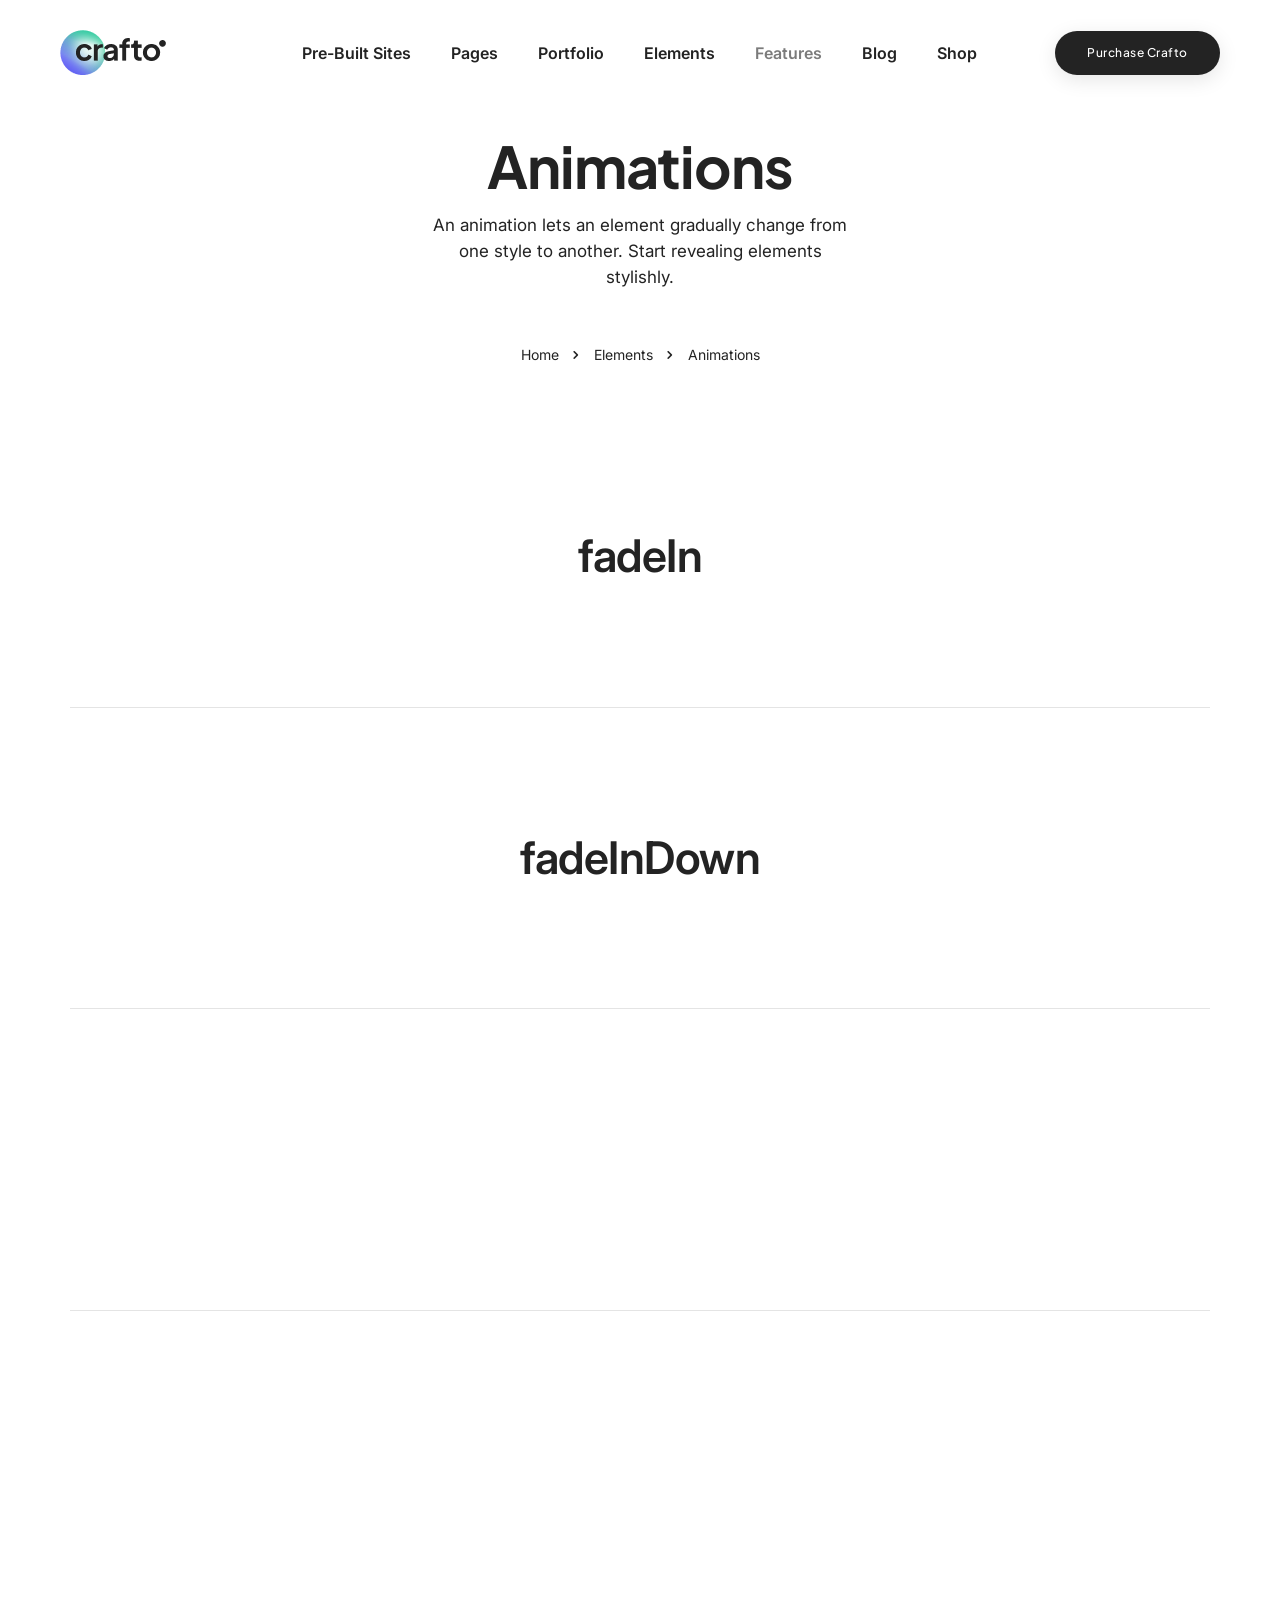
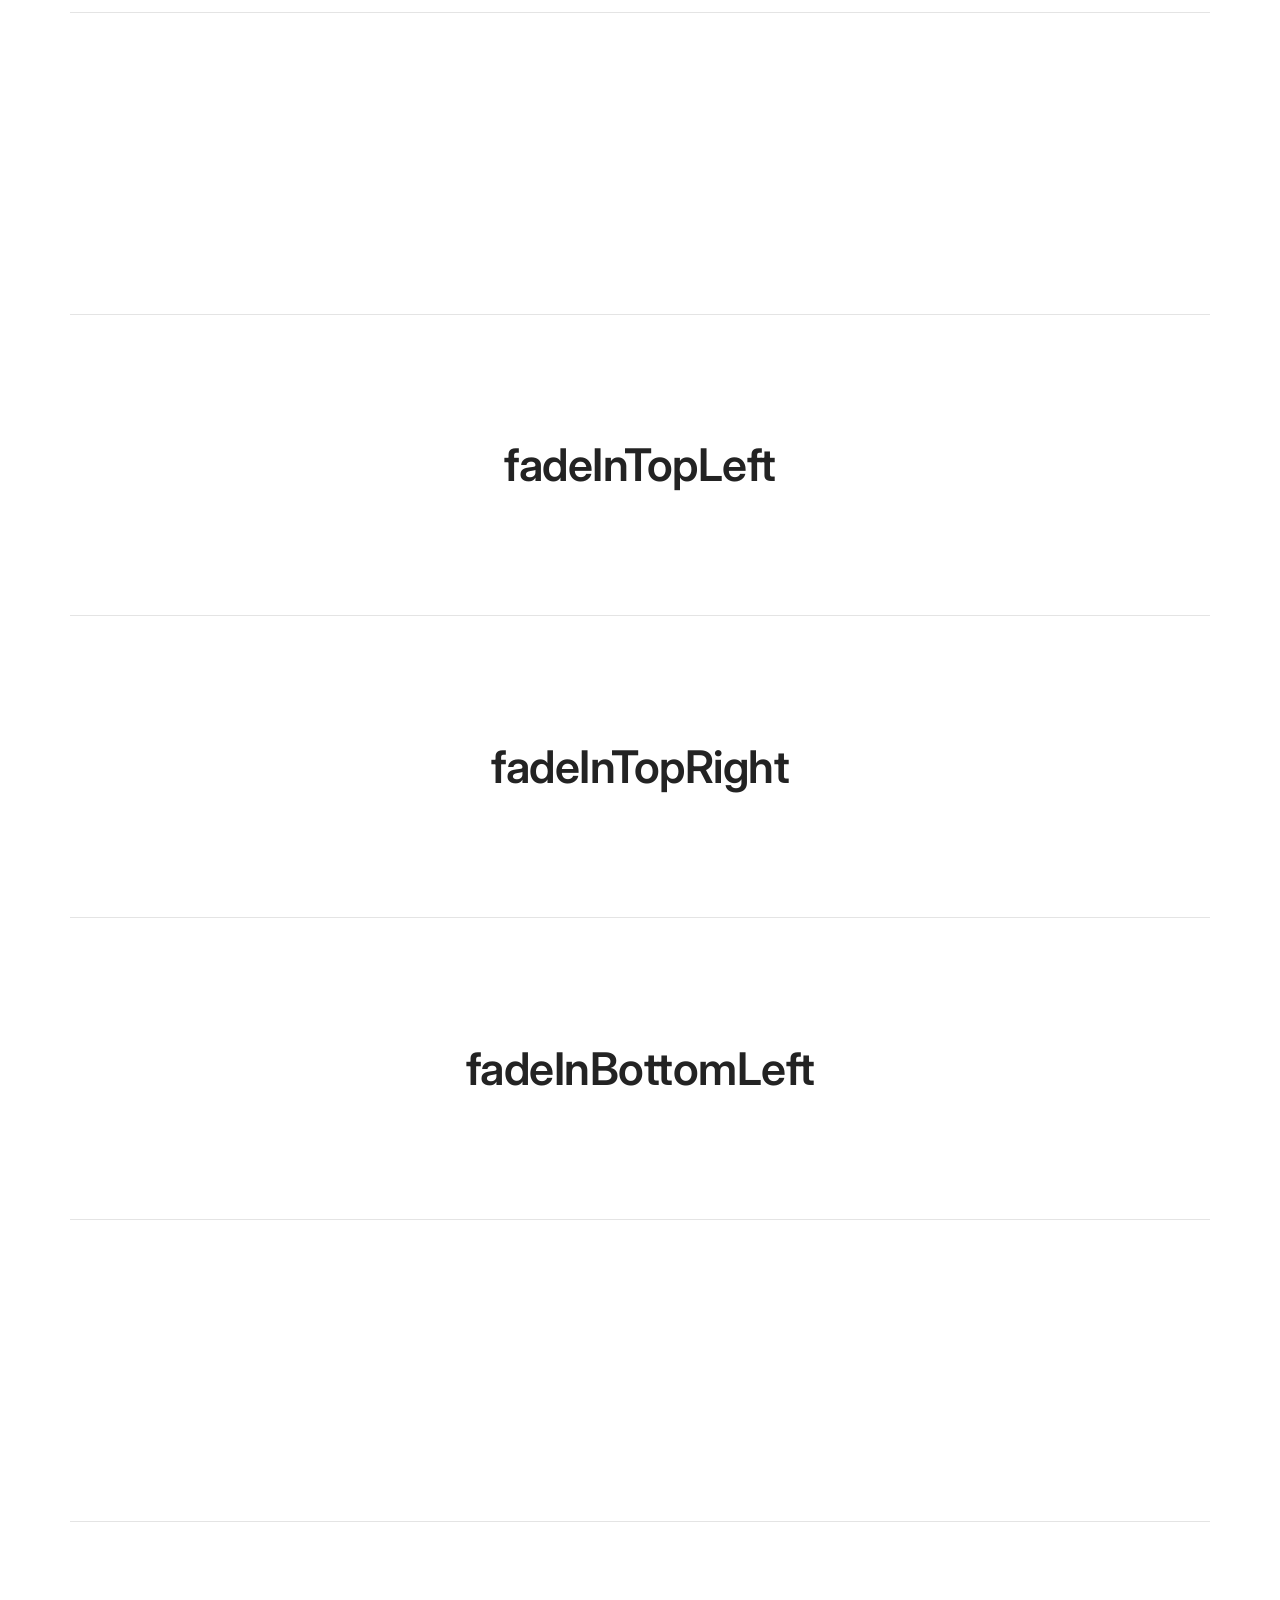
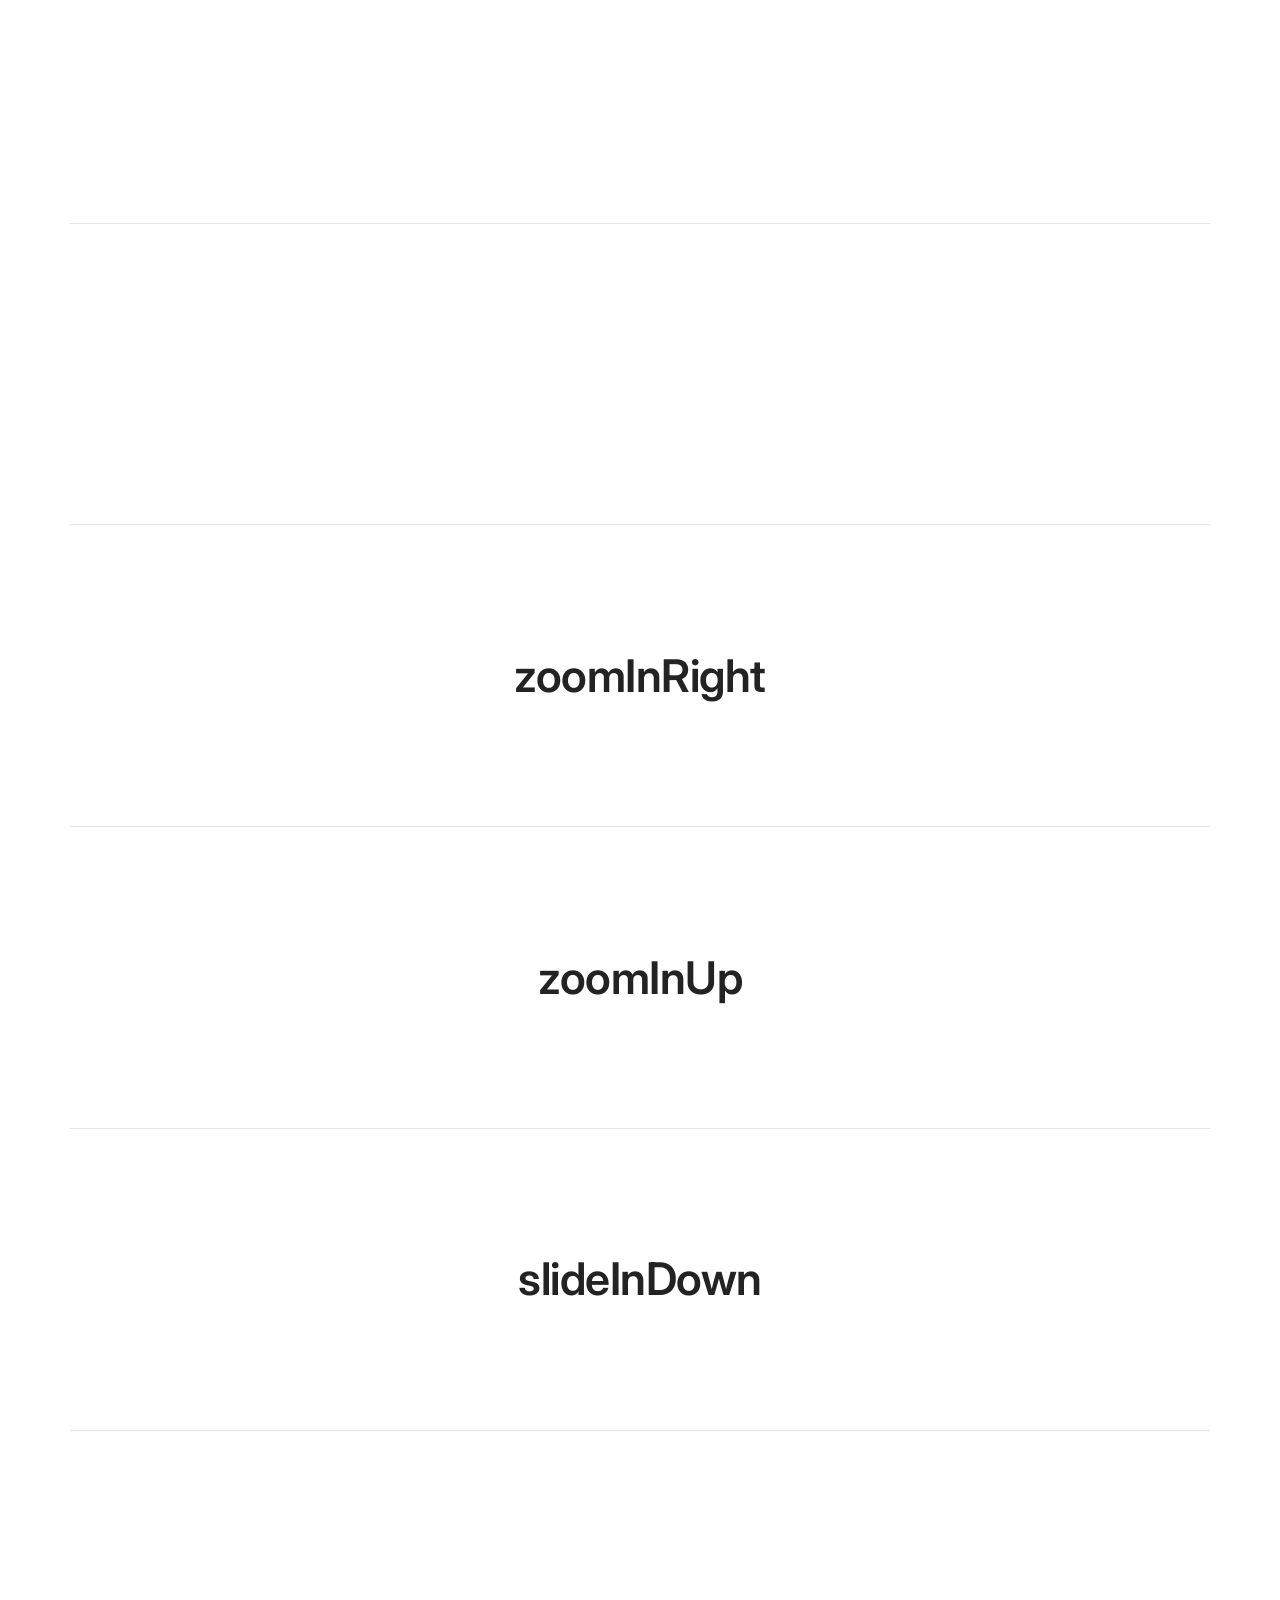
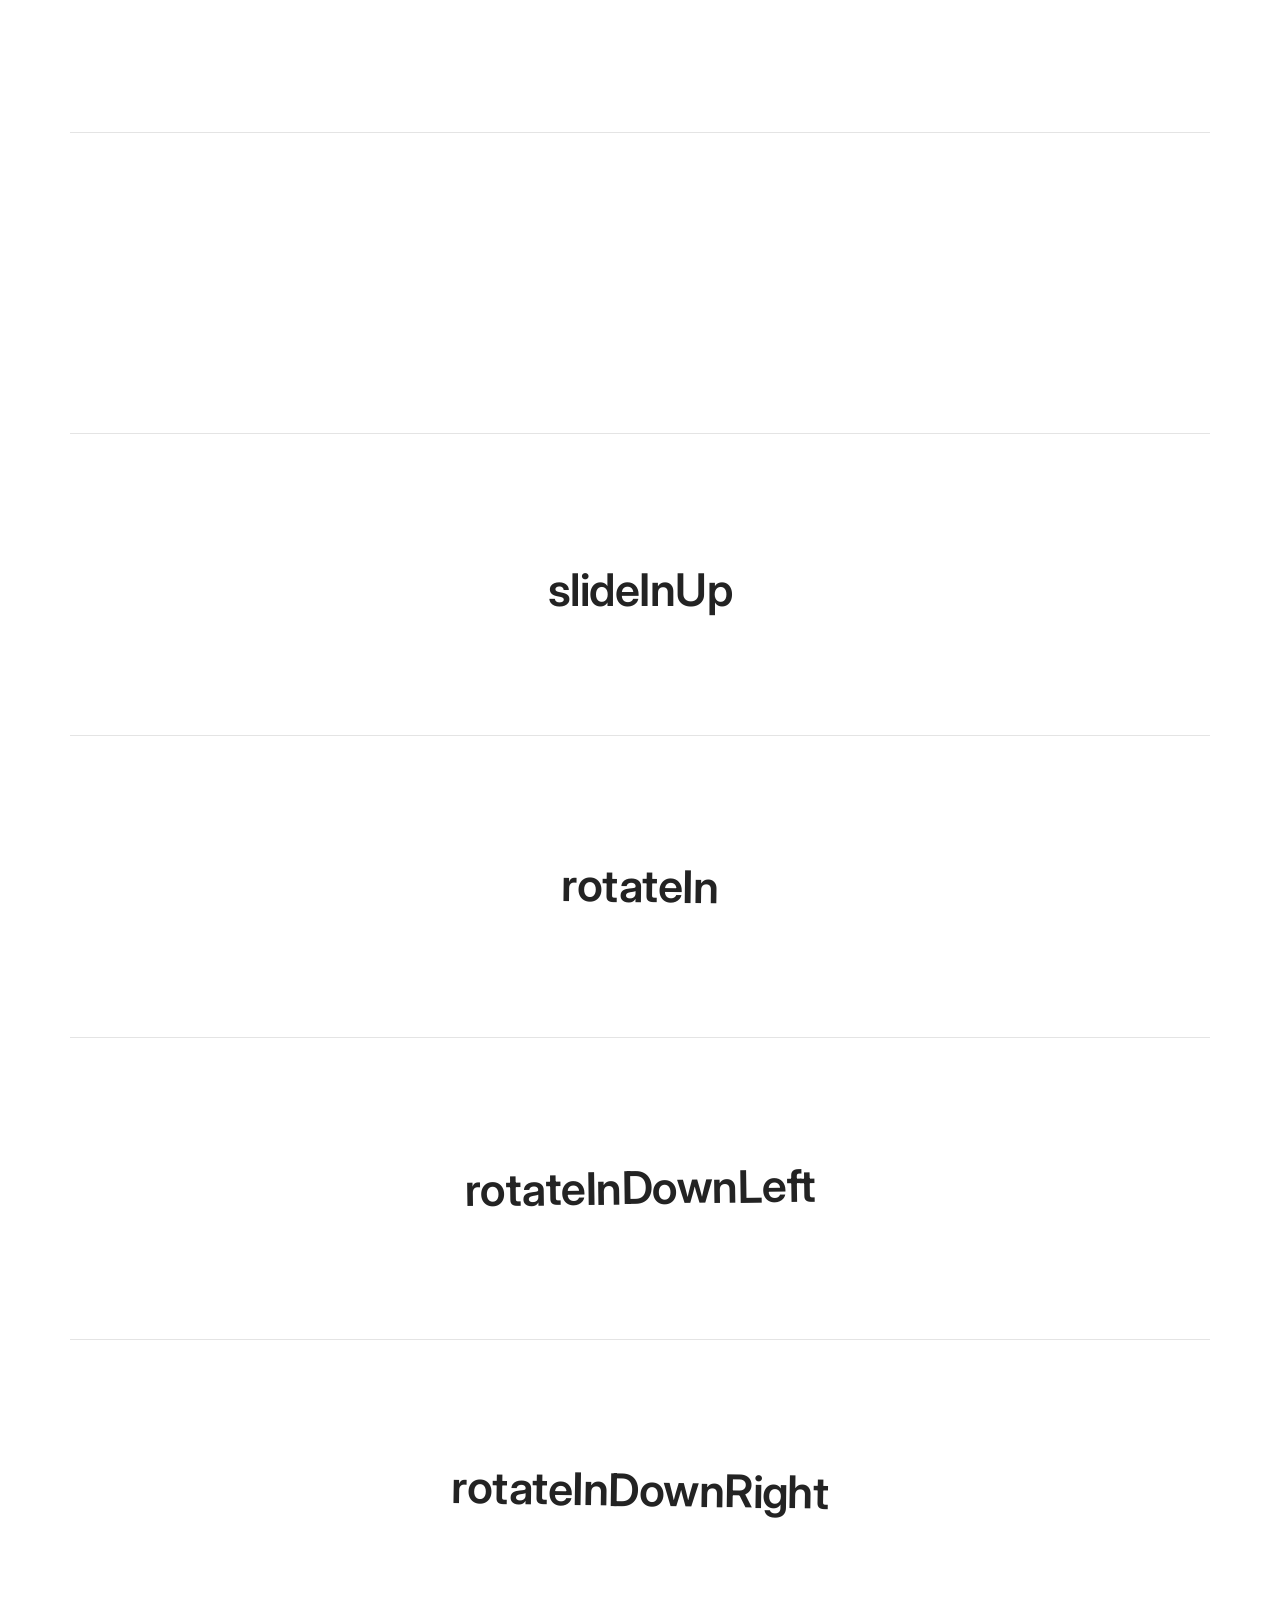
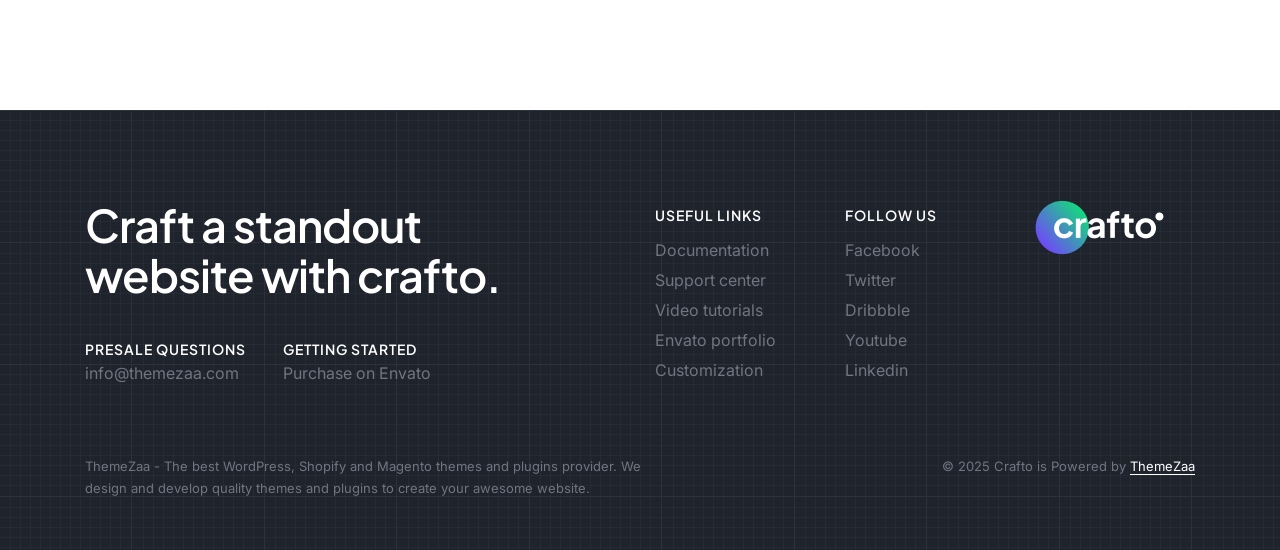
<file: animations.html>
﻿<!doctype html>
<html class="no-js" lang="en">
    <head>
        <title>Crafto - The Multipurpose HTML5 Template</title>
        <meta charset="utf-8">
        <meta http-equiv="X-UA-Compatible" content="IE=edge" />
        <meta name="author" content="ThemeZaa">
        <meta name="viewport" content="width=device-width,initial-scale=1.0" />
        <meta name="description" content="Elevate your online presence with Crafto - a modern, versatile, multipurpose Bootstrap 5 responsive HTML5, SCSS template using highly creative 56+ ready demos.">
        <!-- favicon icon -->
        <link rel="shortcut icon" href="images/favicon.png">
        <link rel="apple-touch-icon" href="images/apple-touch-icon-57x57.png">
        <link rel="apple-touch-icon" sizes="72x72" href="images/apple-touch-icon-72x72.png">
        <link rel="apple-touch-icon" sizes="114x114" href="images/apple-touch-icon-114x114.png">
        <!-- google fonts preconnect -->
        <link rel="preconnect" href="https://fonts.googleapis.com" crossorigin>
        <link rel="preconnect" href="https://fonts.gstatic.com" crossorigin>
        <!-- style sheets and font icons  -->
        <link rel="stylesheet" href="css/vendors.min.css"/>
        <link rel="stylesheet" href="css/icon.min.css"/>
        <link rel="stylesheet" href="css/style.css"/>
        <link rel="stylesheet" href="css/responsive.css"/>
    </head>
    <body data-mobile-nav-style="classic">
        <!-- start header -->
        <header>
            <!-- start navigation -->
            <nav class="navbar navbar-expand-lg header-light header-reverse header-demo" data-header-hover="light">
                <div class="container-fluid"> 
                    <div class="col-auto col-lg-2 me-lg-0 me-auto">
                        <a class="navbar-brand" href="index.html">
                            <img src="images/logo-black.png" data-at2x="images/logo-black@2x.png" alt="" class="default-logo">
                            <img src="images/logo-black.png" data-at2x="images/logo-black@2x.png" alt="" class="alt-logo">
                            <img src="images/logo-black.png" data-at2x="images/logo-black@2x.png" alt="" class="mobile-logo">
                        </a>
                    </div>
                    <div class="col-auto col-lg-8 menu-order position-static">
                        <button class="navbar-toggler float-start" type="button" data-bs-toggle="collapse" data-bs-target="#navbarNav" aria-controls="navbarNav" aria-label="Toggle navigation">
                            <span class="navbar-toggler-line"></span>
                            <span class="navbar-toggler-line"></span>
                            <span class="navbar-toggler-line"></span>
                            <span class="navbar-toggler-line"></span>
                        </button>
                        <div class="collapse navbar-collapse justify-content-center" id="navbarNav"> 
                            <ul class="navbar-nav"> 
                                <li class="nav-item dropdown submenu">
                                    <a href="javascript:void(0);" class="nav-link">Pre-Built Sites</a>
                                    <i class="fa-solid fa-angle-down dropdown-toggle" id="navbarDropdownMenuLink1" role="button" data-bs-toggle="dropdown" aria-expanded="false"></i>
                                    <div class="dropdown-menu submenu-content background-position-center cover-background" aria-labelledby="navbarDropdownMenuLink1" style="background-image: url(images/pre-built-sites-bg.jpg)"> 
                                        <div class="d-lg-flex mega-menu m-auto">
                                            <ul class="col">
                                                <li><a href="demo-corporate.html" target="_blank">Corporate<span class="label bg-solitude-blue text-cornflower-blue border-radius-26px">Trendy</span></a></li>
                                                <li><a href="demo-marketing.html" target="_blank">Marketing</a></li>
                                                <li><a href="demo-accounting.html" target="_blank">Accounting<span class="label bg-light-red text-red border-radius-26px">Classic</span></a></li>
                                                <li><a href="demo-beauty-salon.html" target="_blank">Beauty Salon</a></li>
                                                <li><a href="demo-architecture.html" target="_blank">Architecture</a></li>
                                                <li><a href="demo-ebook.html" target="_blank">eBook</a></li>
                                                <li><a href="demo-seo-agency.html" target="_blank">SEO Agency</a></li>
                                                <li><a href="demo-hosting.html" target="_blank">Hosting</a></li>
                                                <li><a href="demo-recruitment.html" target="_blank">Recruitment<span class="label bg-white-ice text-jade border-radius-26px">New</span></a></li>
                                                <li><a href="demo-consulting.html" target="_blank">Consulting</a></li>
                                                <li><a href="demo-green-energy.html" target="_blank">Green Energy</a></li>
                                                <li><a href="demo-business.html" target="_blank">Business</a></li>
                                                <li><a href="demo-interactive-portfolio.html" target="_blank">Interactive Portfolio</a></li>
                                                <li><a href="demo-spa-salon.html" target="_blank">Spa Salon<span class="label bg-light-majorelle-blue text-majorelle-blue border-radius-26px">Clean</span></a></li>
                                            </ul>
                                            <ul class="col">
                                                <li><a href="demo-branding-agency.html" target="_blank">Branding Agency</a></li>
                                                <li><a href="demo-branding-studio.html" target="_blank">Branding Studio<span class="label bg-white-ice text-jade border-radius-26px">New</span></a></li>
                                                <li><a href="demo-elearning.html" target="_blank">eLearning</a></li>
                                                <li><a href="demo-it-business.html" target="_blank">IT Business<span class="label bg-light-majorelle-blue text-majorelle-blue border-radius-26px">Modern</span></a></li>
                                                <li><a href="demo-barber.html" target="_blank">Barber</a></li>
                                                <li><a href="demo-hotel-and-resort.html" target="_blank">Hotel & Resort</a></li>
                                                <li><a href="demo-real-estate.html" target="_blank">Real Estate</a></li>
                                                <li><a href="demo-jewellery-store.html" target="_blank">Jewellery Store</a></li>
                                                <li><a href="demo-travel-agency.html" target="_blank">Travel Agency</a></li>
                                                <li><a href="demo-gym-and-fitness.html" target="_blank">Gym & Fitness</a></li> 
                                                <li><a href="demo-logistics.html" target="_blank">Logistics</a></li>  
                                                <li><a href="demo-design-agency.html" target="_blank">Design Agency<span class="label bg-light-red text-red border-radius-26px">Creative</span></a></li> 
                                                <li><a href="demo-photography.html" target="_blank">Photography</a></li>
                                                <li><a href="demo-pizza-parlor.html" target="_blank">Pizza Parlor</a></li>
                                            </ul>
                                            <ul class="col"> 
                                                <li><a href="demo-restaurant.html" target="_blank">Restaurant<span class="label bg-light-red text-red border-radius-26px">Hot</span></a></li>
                                                <li><a href="demo-scattered-portfolio.html" target="_blank">Scattered Portfolio</a></li>
                                                <li><a href="demo-data-analysis.html" target="_blank">Data Analysis</a></li>
                                                <li><a href="demo-medical.html" target="_blank">Medical</a></li>
                                                <li><a href="demo-horizontal-portfolio.html" target="_blank">Horizontal Portfolio</a></li>
                                                <li><a href="demo-product-showcase.html" target="_blank">Product Showcase<span class="label bg-solitude-blue text-cornflower-blue border-radius-26px">Trendy</span></a></li>
                                                <li><a href="demo-finance.html" target="_blank">Finance</a></li>
                                                <li><a href="demo-elder-care.html" target="_blank">Elder Care</a></li>
                                                <li><a href="demo-fashion-store.html" target="_blank">Fashion Store</a></li>
                                                <li><a href="demo-clothing-store.html" target="_blank">Clothing Store<span class="label bg-white-ice text-jade border-radius-26px">New</span></a></li>
                                                <li><a href="demo-music-onepage.html" target="_blank">Music</a></li>
                                                <li><a href="demo-vertical-portfolio.html" target="_blank">Vertical Portfolio</a></li>
                                                <li><a href="demo-freelancer.html" target="_blank">Freelancer<span class="label bg-light-majorelle-blue text-majorelle-blue border-radius-26px">Clean</span></a></li>
                                                <li><a href="demo-charity.html" target="_blank">Charity</a></li>
                                            </ul>
                                            <ul class="col"> 
                                                <li><a href="demo-digital-agency.html" target="_blank">Digital Agency</a></li>
                                                <li><a href="demo-web-agency.html" target="_blank">Web Agency<span class="label bg-light-red text-red border-radius-26px">Creative</span></a></li>
                                                <li><a href="demo-yoga-and-meditation.html" target="_blank">Yoga & Meditation</a></li>
                                                <li><a href="demo-startup.html" target="_blank">Startup</a></li>
                                                <li><a href="demo-modern-business.html" target="_blank">Modern Business<span class="label bg-white-ice text-jade border-radius-26px">New</span></a></li>
                                                <li><a href="demo-application.html" target="_blank">Application</a></li>
                                                <li><a href="demo-lawyer.html" target="_blank">Lawyer</a></li>
                                                <li><a href="demo-cryptocurrency.html" target="_blank">Cryptocurrency</a></li>
                                                <li><a href="demo-conference.html" target="_blank">Conference</a></li>
                                                <li><a href="demo-minimal-portfolio.html" target="_blank">Minimal Portfolio<span class="label bg-light-red text-red border-radius-26px">Hot</span></a></li> 
                                                <li><a href="demo-decor-store.html" target="_blank">Decor Store</a></li>  
                                                <li><a href="demo-magazine.html" target="_blank">Magazine</a></li>
                                                <li><a href="demo-blogger.html" target="_blank">Blogger</a></li>
                                                <li><a href="demo-wedding-invitation.html" target="_blank">Wedding Invitation</a></li>
                                            </ul>
                                        </div> 
                                    </div> 
                                </li>
                                <li class="nav-item dropdown submenu">
                                    <a href="javascript:void(0);" class="nav-link">Pages</a>
                                    <i class="fa-solid fa-angle-down dropdown-toggle" id="navbarDropdownMenuLink2" role="button" data-bs-toggle="dropdown" aria-expanded="false"></i>
                                    <div class="dropdown-menu submenu-content" aria-labelledby="navbarDropdownMenuLink2"> 
                                        <div class="d-lg-flex mega-menu m-auto">
                                            <ul class="col">
                                                <li class="sub-title">About Pages</li>
                                                <li><a href="demo-branding-agency-about.html" target="_blank">About - Branding<span class="label bg-light-red text-red border-radius-26px">Hot</span></a></li>
                                                <li><a href="demo-restaurant-about.html" target="_blank">About - Restaurant</a></li>
                                                <li><a href="demo-minimal-portfolio-about.html" target="_blank">About - Minimal</a></li>
                                                <li><a href="demo-accounting-company.html" target="_blank">About - Accounting</a></li>
                                                <li><a href="demo-architecture-about.html" target="_blank">About - Architecture</a></li>
                                                <li><a href="demo-digital-agency-about.html" target="_blank">About - Digital</a></li>
                                                <li><a href="demo-photography-about.html" target="_blank">About - Photography</a></li>
                                                <li><a href="demo-design-agency-about.html" target="_blank">About - Agency</a></li>
                                                <li><a href="demo-marketing-about.html" target="_blank">About - Marketing<span class="label bg-white-ice text-jade border-radius-26px">New</span></a></li>
                                                <li><a href="demo-scattered-portfolio-about.html" target="_blank">About - Scattered</a></li>
                                                <li><a href="demo-medical-about.html" target="_blank">About - Medical</a></li>
                                                <li><a href="demo-web-agency-about.html" target="_blank">About - Web<span class="label bg-light-red text-red border-radius-26px">Hot</span></a></li>
                                                <li><a href="demo-startup-who-we-are.html" target="_blank">About - Startup</a></li>
                                                <li><a href="demo-hotel-and-resort-about-us.html" target="_blank">About - Hotel</a></li>
                                                <li><a href="demo-elearning-about.html" target="_blank">About - eLearning<span class="label bg-solitude-blue text-cornflower-blue border-radius-26px">New</span></a></li>
                                            </ul>
                                            <ul class="col">
                                                <li class="sub-title">Services Pages</li>
                                                <li><a href="demo-accounting-services.html" target="_blank">Services - Accounting</a></li>
                                                <li><a href="demo-marketing-services.html" target="_blank">Services - Marketing</a></li>
                                                <li><a href="demo-branding-agency-services.html" target="_blank">Services - Branding<span class="label bg-solitude-blue text-cornflower-blue border-radius-26px">New</span></a></li>
                                                <li><a href="demo-minimal-portfolio-expertise.html" target="_blank">Services - Minimal</a></li>
                                                <li><a href="demo-web-agency-expertise.html" target="_blank">Services - Web</a></li>
                                                <li><a href="demo-architecture-services.html" target="_blank">Services - Architecture</a></li>
                                                <li><a href="demo-digital-agency-expertise.html" target="_blank">Services - Digital</a></li> 
                                                <li><a href="demo-startup-services.html" target="_blank">Services - Startup</a></li> 
                                                <li><a href="demo-scattered-portfolio-expertise.html" target="_blank">Services - Scattered</a></li> 
                                                <li><a href="demo-lawyer-practice-areas.html" target="_blank">Services - Lawyer</a></li> 
                                                <li><a href="demo-corporate-services.html" target="_blank">Services - Corporate<span class="label bg-white-ice text-jade border-radius-26px">New</span></a></li> 
                                                <li><a href="demo-data-analysis-what-we-do.html" target="_blank">Services - Data Analysis</a></li> 
                                                <li><a href="demo-marketing-services-details.html" target="_blank">Single – Marketing</a></li> 
                                                <li><a href="demo-accounting-services-details.html" target="_blank">Single – Accounting</a></li> 
                                                <li><a href="demo-branding-agency-services-detail.html" target="_blank">Single - Branding<span class="label bg-light-red text-red border-radius-26px">Hot</span></a></li> 
                                            </ul>
                                            <ul class="col">
                                                <li class="sub-title">Contact Pages</li>
                                                <li><a href="demo-scattered-portfolio-contact.html" target="_blank">Contact - Scattered</a></li>
                                                <li><a href="demo-branding-agency-contact.html" target="_blank">Contact - Branding<span class="label bg-solitude-blue text-cornflower-blue border-radius-26px">New</span></a></li>
                                                <li><a href="demo-photography-contact.html" target="_blank">Contact - Photography</a></li>
                                                <li><a href="demo-hotel-and-resort-contact.html" target="_blank">Contact - Hotel</a></li>
                                                <li><a href="demo-spa-salon-contact.html" target="_blank">Contact - Spa</a></li>
                                                <li><a href="demo-it-business-contact.html" target="_blank">Contact - IT Business<span class="label bg-light-red text-red border-radius-26px">Hot</span></a></li>
                                                <li><a href="demo-architecture-contact.html" target="_blank">Contact - Architecture</a></li>
                                                <li><a href="demo-design-agency-contact.html" target="_blank">Contact - Agency</a></li>
                                                <li><a href="demo-marketing-contact.html" target="_blank">Contact - Marketing</a></li>
                                                <li><a href="demo-horizontal-portfolio-contact.html" target="_blank">Contact - Portfolio</a></li>
                                                <li><a href="demo-accounting-contact.html" target="_blank">Contact - Accounting</a></li>
                                                <li><a href="demo-elearning-contact.html" target="_blank">Contact - eLearning</a></li>
                                                <li><a href="demo-corporate-contact.html" target="_blank">Contact - Corporate</a></li>
                                                <li><a href="demo-real-estate-contact.html" target="_blank">Contact - Real Estate</a></li>
                                                <li><a href="demo-web-agency-contact.html" target="_blank">Contact - Web</a></li> 
                                            </ul>
                                            <ul class="col">
                                                <li class="sub-title">Other Pages</li>
                                                <li><a href="demo-corporate-pricing.html" target="_blank">Pricing - Corporate</a></li>
                                                <li><a href="demo-hosting-pricing.html" target="_blank">Pricing - Hosting</a></li>
                                                <li><a href="demo-data-analysis-pricing.html" target="_blank">Pricing - Data Analysis</a></li>
                                                <li><a href="demo-marketing-pricing.html" target="_blank">Pricing - Marketing<span class="label bg-white-ice text-jade border-radius-26px">New</span></a></li>
                                                <li><a href="demo-consulting-process.html" target="_blank">Process - Consulting</a></li>
                                                <li><a href="demo-accounting-process.html" target="_blank">Process - Accounting</a></li>
                                                <li><a href="demo-startup-clients.html" target="_blank">Clients - Startup</a></li>
                                                <li><a href="demo-business-clients.html" target="_blank">Clients - Business</a></li>
                                                <li><a href="demo-corporate-customer-stories.html" target="_blank">Testimonials - Corporate</a></li>
                                                <li><a href="demo-data-analysis-testimonials.html" target="_blank">Reviews - Data Analysis</a></li>
                                                <li><a href="demo-finance-team.html" target="_blank">Team - Finance</a></li>
                                                <li><a href="demo-marketing-team.html" target="_blank">Team - Marketing</a></li>
                                                <li><a href="demo-web-agency-people.html" target="_blank">Team - Web<span class="label bg-light-red text-red border-radius-26px">Hot</span></a></li>
                                                <li><a href="demo-restaurant-chefs.html" target="_blank">Chefs - Restaurant</a></li>
                                                <li><a href="demo-pizza-parlor-chefs.html" target="_blank">Chefs - Pizza Parlor</a></li> 
                                            </ul>
                                            <ul class="col">
                                                <li class="sub-title">Other Pages</li>
                                                <li><a href="demo-real-estate-agents.html" target="_blank">Agents - Real Estate</a></li>
                                                <li><a href="demo-elearning-instructors.html" target="_blank">Instructors - eLearning</a></li>
                                                <li><a href="demo-hotel-and-resort-amenities.html" target="_blank">Amenities - Hotel</a></li>
                                                <li><a href="demo-medical-timetable.html" target="_blank">Timetable - Medical</a></li>
                                                <li><a href="demo-photography-award.html" target="_blank">Award - Photography</a></li>
                                                <li><a href="demo-decor-store-faq.html" target="_blank">FAQ - Decor Store</a></li> 
                                                <li><a href="demo-charity-causes.html" target="_blank">Causes - Charity</a></li> 
                                                <li><a href="demo-restaurant-menu.html" target="_blank">Menu - Restaurant</a></li> 
                                                <li><a href="demo-hotel-and-resort-bistro.html" target="_blank">Menu - Hotel<span class="label bg-solitude-blue text-cornflower-blue border-radius-26px">New</span></a></li> 
                                                <li><a href="demo-pizza-parlor-menu.html" target="_blank">Menu - Pizza</a></li> 
                                                <li><a href="demo-application-features.html" target="_blank">Features - Application</a></li> 
                                                <li><a href="404.html">Error 404</a></li> 
                                                <li><a href="search-result.html">Search Results</a></li> 
                                                <li><a href="maintenance.html">Maintenance</a></li> 
                                                <li><a href="coming-soon.html">Coming Soon</a></li>
                                            </ul>
                                        </div> 
                                    </div>
                                </li>
                                <li class="nav-item dropdown simple-dropdown">
                                    <a href="javascript:void(0);" class="nav-link">Portfolio</a>
                                    <i class="fa-solid fa-angle-down dropdown-toggle" id="navbarDropdownMenuLink3" role="button" data-bs-toggle="dropdown" aria-expanded="false"></i>
                                    <ul class="dropdown-menu" aria-labelledby="navbarDropdownMenuLink3"> 
                                        <li class="dropdown">
                                            <a href="javascript:void(0);">Portfolio Classic<i class="fa-solid fa-angle-right"></i></a>
                                            <ul class="dropdown-menu"> 
                                                <li><a href="portfolio-classic-two-column.html">Classic 2 Column</a></li>
                                                <li><a href="portfolio-classic-three-column.html">Classic 3 Column</a></li>
                                                <li><a href="portfolio-classic-four-column.html">Classic 4 Column</a></li>
                                                <li><a href="portfolio-classic-masonry.html">Classic Masonry</a></li>
                                                <li><a href="portfolio-classic-metro.html">Classic Metro</a></li>
                                            </ul>
                                        </li>
                                        <li class="dropdown">
                                            <a href="javascript:void(0);">Portfolio Boxed<i class="fa-solid fa-angle-right"></i></a>
                                            <ul class="dropdown-menu"> 
                                                <li><a href="portfolio-boxed-two-column.html">Boxed 2 Column</a></li>
                                                <li><a href="portfolio-boxed-three-column.html">Boxed 3 Column</a></li>
                                                <li><a href="portfolio-boxed-four-column.html">Boxed 4 Column</a></li>
                                                <li><a href="portfolio-boxed-masonry.html">Boxed Masonry</a></li>
                                                <li><a href="portfolio-boxed-metro.html">Boxed Metro</a></li>
                                            </ul>
                                        </li>
                                        <li class="dropdown">
                                            <a href="javascript:void(0);">Portfolio Transform<i class="fa-solid fa-angle-right"></i></a>
                                            <ul class="dropdown-menu"> 
                                                <li><a href="portfolio-transform-two-column.html">Transform 2 Column</a></li>
                                                <li><a href="portfolio-transform-three-column.html">Transform 3 Column</a></li>
                                                <li><a href="portfolio-transform-four-column.html">Transform 4 Column</a></li>
                                                <li><a href="portfolio-transform-masonry.html">Transform Masonry</a></li>
                                                <li><a href="portfolio-transform-metro.html">Transform Metro</a></li>
                                            </ul>
                                        </li>
                                        <li class="dropdown">
                                            <a href="javascript:void(0);">Portfolio Creative<i class="fa-solid fa-angle-right"></i></a>
                                            <ul class="dropdown-menu"> 
                                                <li><a href="portfolio-creative-two-column.html">Creative 2 Column</a></li>
                                                <li><a href="portfolio-creative-three-column.html">Creative 3 Column</a></li>
                                                <li><a href="portfolio-creative-four-column.html">Creative 4 Column</a></li>
                                                <li><a href="portfolio-creative-masonry.html">Creative Masonry</a></li>
                                                <li><a href="portfolio-creative-metro.html">Creative Metro</a></li>
                                            </ul>
                                        </li>
                                        <li class="dropdown">
                                            <a href="javascript:void(0);">Portfolio Attractive<i class="fa-solid fa-angle-right"></i></a>
                                            <ul class="dropdown-menu"> 
                                                <li><a href="portfolio-attractive-two-column.html">Attractive 2 Column</a></li>
                                                <li><a href="portfolio-attractive-three-column.html">Attractive 3 Column</a></li>
                                                <li><a href="portfolio-attractive-four-column.html">Attractive 4 Column</a></li>
                                                <li><a href="portfolio-attractive-masonry.html">Attractive Masonry</a></li>
                                                <li><a href="portfolio-attractive-metro.html">Attractive Metro</a></li>
                                            </ul>
                                        </li>
                                        <li class="dropdown">
                                            <a href="javascript:void(0);">Portfolio Clean<i class="fa-solid fa-angle-right"></i></a>
                                            <ul class="dropdown-menu"> 
                                                <li><a href="portfolio-clean-two-column.html">Clean 2 Column</a></li>
                                                <li><a href="portfolio-clean-three-column.html">Clean 3 Column</a></li>
                                                <li><a href="portfolio-clean-four-column.html">Clean 4 Column</a></li>
                                                <li><a href="portfolio-clean-masonry.html">Clean Masonry</a></li>
                                                <li><a href="portfolio-clean-metro.html">Clean Metro</a></li>
                                            </ul>
                                        </li> 
                                        <li class="dropdown">
                                            <a href="javascript:void(0);">Portfolio Simple<i class="fa-solid fa-angle-right"></i></a>
                                            <ul class="dropdown-menu"> 
                                                <li><a href="portfolio-simple-two-column.html">Simple 2 Column</a></li>
                                                <li><a href="portfolio-simple-three-column.html">Simple 3 Column</a></li>
                                                <li><a href="portfolio-simple-four-column.html">Simple 4 Column</a></li>
                                                <li><a href="portfolio-simple-masonry.html">Simple Masonry</a></li>
                                                <li><a href="portfolio-simple-metro.html">Simple Metro</a></li>
                                            </ul>
                                        </li> 
                                        <li class="dropdown">
                                            <a href="javascript:void(0);">Portfolio Modern<i class="fa-solid fa-angle-right"></i></a>
                                            <ul class="dropdown-menu"> 
                                                <li><a href="portfolio-modern-two-column.html">Modern 2 Column</a></li>
                                                <li><a href="portfolio-modern-three-column.html">Modern 3 Column</a></li>
                                                <li><a href="portfolio-modern-four-column.html">Modern 4 Column</a></li>
                                                <li><a href="portfolio-modern-masonry.html">Modern Masonry</a></li>
                                                <li><a href="portfolio-modern-metro.html">Modern Metro</a></li>
                                            </ul>
                                        </li>
                                        <li class="dropdown">
                                            <a href="javascript:void(0);">Portfolio Other<i class="fa-solid fa-angle-right"></i></a>
                                            <ul class="dropdown-menu"> 
                                                <li><a href="portfolio-slider.html">Portfolio Slider</a></li>
                                                <li><a href="portfolio-parallax.html">Portfolio Parallax</a></li>
                                                <li><a href="portfolio-justified-gallery.html">Justified Gallery</a></li> 
                                            </ul>
                                        </li> 
                                        <li class="dropdown">
                                            <a href="javascript:void(0);">Single Project<i class="fa-solid fa-angle-right"></i></a>
                                            <ul class="dropdown-menu"> 
                                                <li><a href="demo-digital-agency-single-project-minimal.html" target="_blank">Single - Minimal</a></li>
                                                <li><a href="demo-branding-agency-single-project-slider.html" target="_blank">Single - Slider</a></li>
                                                <li><a href="demo-architecture-single-project-gallery.html" target="_blank">Single - Gallery</a></li>
                                                <li><a href="demo-interactive-portfolio-single-project-modern.html" target="_blank">Single - Modern</a></li>
                                                <li><a href="demo-design-agency-single-project-simple.html" target="_blank">Single - Simple</a></li>
                                                <li><a href="demo-web-agency-single-project-creative.html" target="_blank">Single - Creative</a></li>
                                            </ul>
                                        </li>
                                    </ul>
                                </li> 
                                <li class="nav-item dropdown submenu">
                                    <a href="javascript:void(0);" class="nav-link">Elements</a>
                                    <i class="fa-solid fa-angle-down dropdown-toggle" id="navbarDropdownMenuLink4" role="button" data-bs-toggle="dropdown" aria-expanded="false"></i>
                                    <div class="dropdown-menu submenu-content" aria-labelledby="navbarDropdownMenuLink4"> 
                                        <div class="d-lg-flex mega-menu m-auto">
                                            <ul class="col">
                                                <li><a href="element-accordion.html">Accordion</a></li>
                                                <li><a href="element-buttons.html">Button</a></li> 
                                                <li><a href="element-team.html">Team</a></li>
                                                <li><a href="element-testimonials.html">Testimonials<span class="label bg-white-ice text-jade border-radius-26px">New</span></a></li>
                                                <li><a href="element-clients.html">Clients</a></li>
                                                <li><a href="element-review.html">Review</a></li>
                                                <li><a href="element-subscribe.html">Subscribe</a></li>
                                                <li><a href="element-call-to-action.html">Call to Action</a></li>
                                                <li><a href="element-tab.html">Tab<span class="label bg-light-red text-red border-radius-26px">Hot</span></a></li>
                                                <li><a href="element-google-map.html">Google Map<span class="label bg-solitude-blue text-cornflower-blue border-radius-26px">New</span></a></li>
                                                <li><a href="element-contact-form.html">Contact Form</a></li>
                                                <li><a href="element-columns.html">Columns</a></li>
                                                <li><a href="element-alert-boxes.html">Alert Boxes</a></li>
                                                <li><a href="element-image-gallery.html">Image Gallery</a></li> 
                                            </ul>
                                            <ul class="col">
                                                <li><a href="element-progress-bar.html">Progress Bar</a></li>
                                                <li><a href="element-process-step.html">Process Step<span class="label bg-white-ice text-jade border-radius-26px">New</span></a></li>
                                                <li><a href="element-icon-with-text.html">Icon with Text<span class="label bg-light-red text-red border-radius-26px">Hot</span></a></li>
                                                <li><a href="element-shape-dividers.html">Shape Dividers</a></li>
                                                <li><a href="element-counters.html">Counters</a></li>
                                                <li><a href="element-countdown.html">Countdown</a></li>
                                                <li><a href="element-fancy-text-box.html">Fancy Text Box</a></li> 
                                                <li><a href="element-heading.html">Heading</a></li>
                                                <li><a href="element-dropcaps.html">Dropcaps</a></li>
                                                <li><a href="element-blockquote.html">Blockquote</a></li>
                                                <li><a href="element-highlights.html">Highlights</a></li>
                                                <li><a href="element-lists.html">Lists</a></li>
                                                <li><a href="element-social-icons.html">Social Icons</a></li>
                                                <li><a href="element-pricing-table.html">Pricing Table</a></li>
                                            </ul>
                                            <ul class="col"> 
                                                <li><a href="element-interactive-banners.html">Interactive Banners</a></li>
                                                <li><a href="element-services-box.html">Services Box</a></li>  
                                                <li><a href="element-rotate-box.html">Rotate Box<span class="label bg-solitude-blue text-cornflower-blue border-radius-26px">New</span></a></li> 
                                                <li><a href="element-instagram.html">Instagram</a></li>
                                                <li><a href="element-parallax-scrolling.html">Parallax Scrolling</a></li>
                                                <li><a href="element-sliding-box.html">Sliding Box<span class="label bg-white-ice text-jade border-radius-26px">New</span></a></li>
                                                <li><a href="element-content-carousel.html">Content Carousel</a></li>
                                                <li><a href="element-media.html">Media</a></li> 
                                                <li><a href="element-event.html">Event</a></li> 
                                                <li><a href="element-dividers.html">Dividers</a></li>
                                                <li><a href="element-horizontal-list-item.html">Horizontal List Item</a></li> 
                                                <li><a href="element-banners.html">Banners</a></li> 
                                                <li><a href="element-carousel.html">Carousel</a></li> 
                                                <li><a href="element-tilt-effect.html">Tilt Effect<span class="label bg-light-red text-red border-radius-26px">Hot</span></a></li> 
                                            </ul>
                                            <ul class="col premium-element cover-background" style="background-image: url(images/premium-elements-bg.jpg)">
                                                <li class="sub-title">Premium Elements</li>
                                                <li><a href="element-adaptive-backgrounds.html">Adaptive Backgrounds</a></li>
                                                <li><a href="element-sticky-column.html">Sticky Column</a></li>
                                                <li><a href="element-3d-parallax-hover.html">3D Parallax Hover</a></li>
                                                <li><a href="demo-restaurant.html" target="_blank">Custom Cursor</a></li>
                                                <li><a href="element-animated-particles.html">Animated Particles</a></li>
                                                <li><a href="element-marquee.html">Marquee</a></li>
                                                <li><a href="element-fancy-heading.html">Fancy Heading</a></li>
                                                <li><a href="element-fancy-images.html">Fancy Images</a></li>
<li><a href="element-stack-section.html">Stack Section</a></li>
                                                <li><a href="element-scrolling-effects.html">Scrolling Effects</a></li>
                                            </ul>
                                        </div> 
                                    </div> 
                                </li>
                                <li class="nav-item dropdown simple-dropdown">
                                    <a href="javascript:void(0);" class="nav-link">Features</a>
                                    <i class="fa-solid fa-angle-down dropdown-toggle" id="navbarDropdownMenuLink5" role="button" data-bs-toggle="dropdown" aria-expanded="false"></i>
                                    <ul class="dropdown-menu" aria-labelledby="navbarDropdownMenuLink5"> 
                                        <li class="dropdown">
                                            <a href="javascript:void(0);">Header<i class="fa-solid fa-angle-right"></i></a>
                                            <ul class="dropdown-menu"> 
                                                <li><a href="demo-business.html" target="_blank">Transparent Header</a></li>
                                                <li><a href="demo-corporate.html" target="_blank">White Header</a></li>
                                                <li><a href="header-dark.html" target="_blank">Dark Header</a></li>
                                                <li><a href="demo-digital-agency.html" target="_blank">Left Navigation</a></li>
                                                <li><a href="demo-branding-agency.html" target="_blank">Right Navigation</a></li>
                                                <li><a href="demo-restaurant.html" target="_blank">Center Navigation</a></li>
                                                <li><a href="demo-data-analysis.html" target="_blank">Header with Top Bar</a></li>
                                                <li><a href="demo-startup.html" target="_blank">Header with Push</a></li>
                                                <li><a href="demo-pizza-parlor.html" target="_blank">Center Logo</a></li>
                                                <li><a href="header-top-logo.html" target="_blank">Top Logo</a></li>
                                                <li><a href="demo-ebook.html" target="_blank">One Page Navigation</a></li>
                                                <li><a href="header-mini.html" target="_blank">Mini Header</a></li>
                                                <li><a href="demo-seo-agency.html" target="_blank">Header with Button</a></li>
                                                <li><a href="demo-marketing.html" target="_blank">Header with Social</a></li>
                                                <li class="dropdown">
                                                    <a href="javascript:void(0);">Left Menu<i class="fa-solid fa-angle-right"></i></a>
                                                    <ul class="dropdown-menu"> 
                                                        <li><a href="header-left-menu-simple.html" target="_blank">Left Menu Simple</a></li>
                                                        <li><a href="demo-minimal-portfolio.html" target="_blank">Left Menu Modern</a></li> 
                                                    </ul>
                                                </li>
                                                <li class="dropdown">
                                                    <a href="javascript:void(0);">Hamburger Menu<i class="fa-solid fa-angle-right"></i></a>
                                                    <ul class="dropdown-menu"> 
                                                        <li><a href="demo-photography.html" target="_blank">Hamburger Simple</a></li>
                                                        <li><a href="demo-architecture.html" target="_blank">Hamburger Creative</a></li> 
                                                        <li><a href="demo-freelancer.html" target="_blank">Hamburger Clean</a></li> 
                                                        <li><a href="demo-gym-and-fitness.html" target="_blank">Hamburger Modern</a></li> 
                                                    </ul>
                                                </li>
                                                <li class="dropdown">
                                                    <a href="javascript:void(0);">Header Type<i class="fa-solid fa-angle-right"></i></a>
                                                    <ul class="dropdown-menu"> 
                                                        <li><a href="header-always-fixed.html" target="_blank">Always Fixed</a></li>
                                                        <li><a href="demo-application.html" target="_blank">Disable Fixed</a></li> 
                                                        <li><a href="demo-seo-agency.html" target="_blank">Reverse Auto</a></li>
                                                        <li><a href="demo-elder-care.html" target="_blank">Reverse Back Scroll</a></li>
                                                        <li><a href="demo-accounting.html" target="_blank">Responsive Sticky</a></li>
                                                    </ul>
                                                </li>
                                                <li class="dropdown">
                                                    <a href="javascript:void(0);">Mobile Menu<i class="fa-solid fa-angle-right"></i></a>
                                                    <ul class="dropdown-menu"> 
                                                        <li><a href="demo-startup.html" target="_blank">Classic</a></li>
                                                        <li><a href="demo-yoga-and-meditation.html" target="_blank">Modern</a></li> 
                                                        <li><a href="demo-scattered-portfolio.html" target="_blank">Full Screen</a></li>  
                                                    </ul>
                                                </li>
                                            </ul>
                                        </li>  
                                        <li class="dropdown">
                                            <a href="javascript:void(0);">Lightbox & Modal<i class="fa-solid fa-angle-right"></i></a>
                                            <ul class="dropdown-menu"> 
                                                <li><a href="modal-simple.html">Simple Modal</a></li>
                                                <li><a href="modal-subscription.html">Subscription</a></li>
                                                <li><a href="modal-contact-form.html">Contact Form</a></li>
                                                <li><a href="modal-youtube-video.html">Youtube Video</a></li>
                                                <li><a href="modal-vimeo-video.html">Vimeo Video</a></li>
                                                <li><a href="modal-google-map.html">Google Map</a></li>
                                            </ul>
                                        </li> 
                                        <li class="dropdown">
                                            <a href="javascript:void(0);">Icon Packs<i class="fa-solid fa-angle-right"></i></a>
                                            <ul class="dropdown-menu"> 
                                                <li><a href="icon-packs-icons-mind-line.html">Icons Mind Line</a></li>
                                                <li><a href="icon-packs-feather.html">Feather</a></li>
                                                <li><a href="icon-packs-font-awesome.html">Font Awesome</a></li>
                                                <li><a href="icon-packs-themify.html">Themify</a></li>
                                                <li><a href="icon-packs-bootstrap.html">Bootstrap</a></li>
                                            </ul>
                                        </li> 
                                        <li class="dropdown">
                                            <a href="javascript:void(0);">Sliders<i class="fa-solid fa-angle-right"></i></a>
                                            <ul class="dropdown-menu"> 
                                                <li><a href="demo-architecture.html" target="_blank">Revolution</a></li>
                                                <li><a href="demo-startup.html" target="_blank">Swiper</a></li> 
                                            </ul>
                                        </li> 
                                        <li class="dropdown">
                                            <a href="animations.html">Animations</a> 
                                        </li> 
                                        <li class="dropdown">
                                            <a href="demo-minimal-portfolio.html" target="_blank">Page Preloader</a> 
                                        </li> 
                                        <li class="dropdown">
                                            <a href="demo-jewellery-store.html" target="_blank">Cookie Notify</a> 
                                        </li> 
                                        <li class="dropdown">
                                            <a href="demo-startup.html" target="_blank">Back to Top</a> 
                                        </li> 
                                        <li class="dropdown">
                                            <a href="demo-design-agency.html" target="_blank">Sticky Footer</a> 
                                        </li> 
                                    </ul>
                                </li> 
                                <li class="nav-item dropdown simple-dropdown">
                                    <a href="javascript:void(0);" class="nav-link">Blog</a>
                                    <i class="fa-solid fa-angle-down dropdown-toggle" id="navbarDropdownMenuLink6" role="button" data-bs-toggle="dropdown" aria-expanded="false"></i>
                                    <ul class="dropdown-menu" aria-labelledby="navbarDropdownMenuLink6"> 
                                        <li class="dropdown"><a href="blog-grid.html">Blog Grid</a></li>
                                        <li class="dropdown"><a href="blog-classic.html">Blog Classic</a></li>
                                        <li class="dropdown"><a href="blog-metro.html">Blog Metro</a></li>
                                        <li class="dropdown"><a href="blog-masonry.html">Blog Masonry</a></li>
                                        <li class="dropdown"><a href="blog-simple.html">Blog Simple</a></li>
                                        <li class="dropdown"><a href="blog-date.html">Blog Date</a></li>
                                        <li class="dropdown"><a href="blog-only-text.html">Blog Only Text</a></li>
                                        <li class="dropdown"><a href="blog-side-image.html">Blog Side Image</a></li>
                                        <li class="dropdown"><a href="blog-modern.html">Blog Modern</a></li>
                                        <li class="dropdown"><a href="blog-standard.html">Blog Standard</a></li>
                                        <li class="dropdown">
                                            <a href="javascript:void(0);">Single Post<i class="fa-solid fa-angle-right"></i></a>
                                            <ul class="dropdown-menu"> 
                                                <li><a href="demo-business-blog-single-modern.html" target="_blank">Single - Modern</a></li>
                                                <li><a href="demo-elearning-blog-single-simple.html" target="_blank">Single - Simple</a></li>
                                                <li><a href="demo-web-agency-blog-single-creative.html" target="_blank">Single - Creative</a></li>
                                                <li><a href="demo-blogger-blog-single-classic.html" target="_blank">Single - Classic</a></li>
                                                <li><a href="demo-architecture-blog-single-clean.html" target="_blank">Single - Clean</a></li> 
                                            </ul>
                                        </li>
                                        <li class="dropdown">
                                            <a href="javascript:void(0);">Post Type<i class="fa-solid fa-angle-right"></i></a>
                                            <ul class="dropdown-menu"> 
                                                <li><a href="blog-post-type-standard.html">Post - Standard</a></li>
                                                <li><a href="blog-post-type-gallery.html">Post - Gallery</a></li>
                                                <li><a href="blog-post-type-slider.html">Post - Slider</a></li>
                                                <li><a href="blog-post-type-audio.html">Post - Audio</a></li>
                                                <li><a href="blog-post-type-video.html">Post - Video</a></li>
                                                <li><a href="blog-post-type-blockquote.html">Post - Blockquote</a></li>
                                            </ul>
                                        </li>
                                    </ul> 
                                </li>
                                <li class="nav-item dropdown submenu">
                                    <a href="javascript:void(0);" class="nav-link">Shop</a>
                                    <i class="fa-solid fa-angle-down dropdown-toggle" id="navbarDropdownMenuLink7" role="button" data-bs-toggle="dropdown" aria-expanded="false"></i>
                                    <div class="dropdown-menu submenu-content" aria-labelledby="navbarDropdownMenuLink7"> 
                                        <div class="d-lg-flex mega-menu m-auto">
                                            <ul class="col">  
                                                <li class="sub-title">Shop Layout</li>
                                                <li><a href="demo-fashion-store-shop.html" target="_blank">Left Sidebar</a></li>
                                                <li><a href="demo-fashion-store-right-sidebar.html" target="_blank">Right Sidebar</a></li>
                                                <li><a href="demo-fashion-store-no-sidebar.html" target="_blank">No Sidebar</a></li>
                                                <li><a href="demo-decor-store-collections.html" target="_blank">Collections - Style 01</a></li>
                                                <li><a href="demo-jewellery-store-categories.html" target="_blank">Collections - Style 02</a></li>
                                                <li><a href="demo-fashion-store-collection.html" target="_blank">Collections - Style 03</a></li>
                                                <li><a href="demo-fashion-store-single-product.html" target="_blank">Single Product - Thumb Left</a></li> 
                                                <li><a href="demo-decor-store-single-product.html" target="_blank">Single Product - Thumb Bottom</a></li>
                                            </ul>
                                            <ul class="col">  
                                                <li class="sub-title">Utility Pages</li>
                                                <li><a href="demo-decor-store-cart.html" target="_blank">Shopping Cart</a></li>
                                                <li><a href="demo-decor-store-checkout.html" target="_blank">Checkout</a></li>
                                                <li><a href="demo-decor-store-account.html" target="_blank">Login / Register</a></li> 
                                                <li><a href="demo-decor-store-faq.html" target="_blank">Help Center</a></li>
                                                <li><a href="demo-fashion-store-wishlist.html" target="_blank">Wishlist</a></li>
                                            </ul>
                                            <ul class="col">  
                                                <li class="sub-title"><a href="index.html" target="_blank" class="p-0"><img src="images/banner-02.jpg" alt=""/></a></li> 
                                            </ul>
                                            <ul class="col">  
                                                <li class="sub-title"><a href="index.html" target="_blank" class="p-0"><img src="images/banner-01.jpg" alt=""/></a></li> 
                                            </ul>
                                        </div> 
                                    </div>
                                </li>
                            </ul>
                        </div>
                    </div>
                    <div class="col-auto col-lg-2 text-end xs-pe-0"> 
                        <div class="header-icon">  
                            <div class="header-button">
                                <a href="https://1.envato.market/R53mL2" target="_blank" class="btn btn-dark-gray btn-small btn-switch-text btn-rounded text-transform-none btn-box-shadow purchase-envato">
                                    <span>
                                        <span class="btn-double-text" data-text="Purchase Crafto">Purchase Crafto</span>
                                    </span> 
                                </a> 
                            </div>
                        </div>
                    </div>
                </div>
            </nav>
            <!-- end navigation -->
        </header>
        <!-- end header -->
        <!-- start page title -->
        <section class="ipad-top-space-margin md-pt-0">
            <div class="container">
                <div class="row align-items-center justify-content-center">
                    <div class="col-12 col-xl-6 col-lg-8 text-center position-relative page-title-double-large">
                        <div class="d-flex flex-column justify-content-center extra-very-small-screen">
                            <h1 class="text-dark-gray alt-font ls-minus-1px fw-700 mb-20px">Animations</h1>
                            <h2 class="text-dark-gray d-inline-block fw-400 ls-0px w-80 xs-w-100 mx-auto mb-0">An animation lets an element gradually change from one style to another. Start revealing elements stylishly.</h2> 
                        </div>
                        <div class="mt-auto justify-content-center breadcrumb breadcrumb-style-01 fs-14 text-dark-gray">
                            <ul>
                                <li><a href="index.html" class="text-dark-gray text-dark-gray-hover">Home</a></li>
                                <li><a href="#" class="text-dark-gray text-dark-gray-hover">Elements</a></li>
                                <li>Animations</li>
                            </ul>
                        </div>
                    </div>
                </div>
            </div>
        </section>
        <!-- end page title -->
        <!-- start section -->
        <section class="half-section">
            <div class="container"> 
                <div class="row row-cols-1 justify-content-center">
                    <!-- start fadeIn animation -->
                    <div class="col fw-600 text-dark-gray text-center pb-11 border-bottom border-color-extra-medium-gray overflow-hidden">
                        <h3 class="mb-0" data-anime='{"opacity": [0,1], "duration": 800, "staggervalue": 300, "easing": "easeOutQuad" }'>fadeIn</h3>
                    </div>
                    <!-- end fadeIn animation -->  
                    <!-- start fadeInDown animation -->
                    <div class="col fw-600 text-dark-gray text-center pt-11 pb-11 border-bottom border-color-extra-medium-gray overflow-hidden">
                        <h3 class="mb-0" data-anime='{"translateY": [-50, 0], "opacity": [0,1], "duration": 800, "staggervalue": 300, "easing": "easeOutQuad" }'>fadeInDown</h3>
                    </div>
                    <!-- end fadeInDown animation -->
                    <!-- start fadeInLeft animation -->
                    <div class="col fw-600 text-dark-gray text-center pt-11 pb-11 border-bottom border-color-extra-medium-gray overflow-hidden">
                        <h3 class="mb-0" data-anime='{"translateX": [-50, 0], "opacity": [0,1], "duration": 800, "staggervalue": 300, "easing": "easeOutQuad" }'>fadeInLeft</h3>
                    </div>
                    <!-- end fadeInLeft animation -->
                    <!-- start fadeInRight animation -->
                    <div class="col fw-600 text-dark-gray text-center pt-11 pb-11 border-bottom border-color-extra-medium-gray overflow-hidden">
                        <h3 class="mb-0" data-anime='{"translateX": [50, 0], "opacity": [0,1], "duration": 800, "staggervalue": 300, "easing": "easeOutQuad" }'>fadeInRight</h3>
                    </div>
                    <!-- end fadeInRight animation -->
                    <!-- start fadeInUp animation -->
                    <div class="col fw-600 text-dark-gray text-center pt-11 pb-11 border-bottom border-color-extra-medium-gray overflow-hidden">
                        <h3 class="mb-0" data-anime='{"translateY": [50, 0], "opacity": [0,1], "duration": 800, "staggervalue": 300, "easing": "easeOutQuad" }'>fadeInUp</h3>
                    </div>
                    <!-- end fadeInUp animation -->
                    <!-- start fadeInTopLeft animation -->
                    <div class="col fw-600 text-dark-gray text-center pt-11 pb-11 border-bottom border-color-extra-medium-gray overflow-hidden">
                        <h3 class="mb-0" data-anime='{"translateY": [-50, 0], "translateX": [-50, 0], "opacity": [0,1], "duration": 800, "staggervalue": 300, "easing": "easeOutQuad" }'>fadeInTopLeft</h3>
                    </div>
                    <!-- end fadeInTopLeft animation -->
                    <!-- start fadeInTopRight animation -->
                    <div class="col fw-600 text-dark-gray text-center pt-11 pb-11 border-bottom border-color-extra-medium-gray overflow-hidden">
                        <h3 class="mb-0" data-anime='{"translateY": [-50, 0], "translateX": [50, 0], "opacity": [0,1], "duration": 800, "staggervalue": 300, "easing": "easeOutQuad" }'>fadeInTopRight</h3>
                    </div>
                    <!-- end fadeInTopRight animation -->
                    <!-- start fadeInBottomLeft animation -->
                    <div class="col fw-600 text-dark-gray text-center pt-11 pb-11 border-bottom border-color-extra-medium-gray overflow-hidden">
                        <h3 class="mb-0" data-anime='{"translateY": [50, 0], "translateX": [-50, 0], "opacity": [0,1], "duration": 800, "staggervalue": 300, "easing": "easeOutQuad" }'>fadeInBottomLeft</h3>
                    </div>
                    <!-- end fadeInBottomLeft animation -->
                    <!-- start fadeInBottomRight animation -->
                    <div class="col fw-600 text-dark-gray text-center pt-11 pb-11 border-bottom border-color-extra-medium-gray overflow-hidden">
                        <h3 class="mb-0" data-anime='{"translateY": [50, 0], "translateX": [50, 0], "opacity": [0,1], "duration": 800, "staggervalue": 300, "easing": "easeOutQuad" }'>fadeInBottomRight</h3>
                    </div>
                    <!-- end fadeInBottomRight animation -->
                    <!-- start zoomIn animation -->
                    <div class="col fw-600 text-dark-gray text-center pt-11 pb-11 border-bottom border-color-extra-medium-gray overflow-hidden">
                        <h3 class="mb-0" data-anime='{"scale": [0.1, 1], "opacity": [0,1], "duration": 800, "staggervalue": 300, "easing": "easeOutQuad" }'>zoomIn</h3>
                    </div>
                    <!-- end zoomIn animation -->
                    <!-- start zoomInLeft animation -->
                    <div class="col fw-600 text-dark-gray text-center pt-11 pb-11 border-bottom border-color-extra-medium-gray overflow-hidden">
                        <h3 class="mb-0" data-anime='{"scale": [0.9, 1], "translateX": [-50, 0], "opacity": [0,1], "duration": 800, "staggervalue": 300, "easing": "easeOutQuad" }'>zoomInLeft</h3>
                    </div>
                    <!-- end oomInLeft animation -->
                    <!-- start zoomInRight animation -->
                    <div class="col fw-600 text-dark-gray text-center pt-11 pb-11 border-bottom border-color-extra-medium-gray overflow-hidden">
                        <h3 class="mb-0" data-anime='{"scale": [0.9, 1], "translateX": [50, 0], "opacity": [0,1], "duration": 800, "staggervalue": 300, "easing": "easeOutQuad" }'>zoomInRight</h3>
                    </div>
                    <!-- end zoomInRight animation -->
                    <!-- start zoomInUp animation -->
                    <div class="col fw-600 text-dark-gray text-center pt-11 pb-11 border-bottom border-color-extra-medium-gray overflow-hidden">
                        <h3 class="mb-0" data-anime='{"scale": [0.9, 1], "translateY": [50, 0], "opacity": [0,1], "duration": 800, "staggervalue": 300, "easing": "easeOutQuad" }'>zoomInUp</h3>
                    </div>
                    <!-- end zoomInUp animation -->
                    <!-- start slideInDown animation -->
                    <div class="col fw-600 text-dark-gray text-center pt-11 pb-11 border-bottom border-color-extra-medium-gray overflow-hidden">
                        <h3 class="mb-0" data-anime='{"translateY": [-50, 0], "opacity": [1,1], "duration": 800, "staggervalue": 300, "easing": "easeOutQuad" }'>slideInDown</h3>
                    </div>
                    <!-- end slideInDown animation -->
                    <!-- start slideInLeft animation -->
                    <div class="col fw-600 text-dark-gray text-center pt-11 pb-11 border-bottom border-color-extra-medium-gray overflow-hidden">
                        <h3 class="mb-0" data-anime='{"translateX": [-50, 0], "opacity": [1,1], "duration": 800, "staggervalue": 300, "easing": "easeOutQuad" }'>slideInLeft</h3>
                    </div>
                    <!-- end slideInLeft animation -->
                    <!-- start slideInRight animation -->
                    <div class="col fw-600 text-dark-gray text-center pt-11 pb-11 border-bottom border-color-extra-medium-gray overflow-hidden">
                        <h3 class="mb-0" data-anime='{"translateX": [50, 0], "opacity": [1,1], "duration": 800, "staggervalue": 300, "easing": "easeOutQuad" }'>slideInRight</h3>
                    </div>
                    <!-- end slideInRight animation -->
                    <!-- start slideInUp animation -->
                    <div class="col fw-600 text-dark-gray text-center pt-11 pb-11 border-bottom border-color-extra-medium-gray overflow-hidden">
                        <h3 class="mb-0" data-anime='{"translateY": [50, 0], "opacity": [1,1], "duration": 800, "staggervalue": 300, "easing": "easeOutQuad" }'>slideInUp</h3>
                    </div>
                    <!-- end slideInUp animation -->
                    <!-- start rotateIn animation -->
                    <div class="col fw-600 text-dark-gray text-center pt-11 pb-11 border-bottom border-color-extra-medium-gray overflow-hidden">
                        <h3 class="mb-0" data-anime='{"rotate": [90, 0], "opacity": [1,1], "duration": 600, "staggervalue": 300, "easing": "easeOutQuad" }'>rotateIn</h3>
                    </div>
                    <!-- end rotateIn animation -->
                    <!-- start rotateInDownLeft animation -->
                    <div class="col fw-600 text-dark-gray text-center pt-11 pb-11 border-bottom border-color-extra-medium-gray overflow-hidden">
                        <h3 class="mb-0" data-anime='{"rotateZ": [-90, 0], "opacity": [1,1], "duration": 600, "staggervalue": 300, "easing": "easeOutQuad" }'>rotateInDownLeft</h3>
                    </div>
                    <!-- end rotateInDownLeft animation -->
                    <!-- start rotateInDownRight animation -->
                    <div class="col fw-600 text-dark-gray text-center pt-11 pb-11 overflow-hidden">
                        <h3 class="mb-0" data-anime='{"rotateZ": [90, 0], "opacity": [1,1], "duration": 600, "staggervalue": 300, "easing": "easeOutQuad" }'>rotateInDownRight</h3>
                    </div>
                    <!-- end rotateInDownRight animation --> 
                </div>
            </div>
        </section>
        <!-- end section -->  
        <!-- start footer -->
        <footer class="footer-demo bg-dark-slate-blue pb-4 sm-pb-50px" style="background-image: url(images/demo-footer-pattern.svg)">
            <div class="container">
                <div class="row mb-6 md-mb-30px">
                    <div class="col-xl-5 col-lg-6 md-mb-30px text-center text-lg-start">
                        <h3 class="text-white fw-600 alt-font mb-40px ls-minus-1px md-mb-30px md-w-60 sm-w-70 xs-w-100 md-mx-auto">Craft a standout website with crafto.</h3>
                        <div class="row">
                            <div class="col-lg-5 col-sm-6 xs-mb-20px">
                                <span class="alt-font fs-14 fw-600 text-uppercase d-block text-white ls-1px lh-18">Presale questions</span>
                                <a href="mailto:info@themezaa.com">info@themezaa.com</a>
                            </div>
                            <div class="col-lg-5 col-sm-6">
                                <span class="alt-font fs-14 fw-600 text-uppercase d-block text-white ls-1px lh-18">Getting started</span>
                                <a href="https://1.envato.market/R53mL2" target="_blank">Purchase on Envato</a>
                            </div>
                        </div>
                    </div>
                    <div class="col-lg-2 col-6 offset-xl-1 text-center text-lg-start">
                        <span class="alt-font fs-14 fw-600 text-uppercase text-white ls-1px d-block mb-5px">Useful links</span>
                        <ul>
                            <li><a href="https://craftohtml.themezaa.com/documentation/" target="_blank">Documentation</a></li>
                            <li><a href="https://www.themezaa.com/support/" target="_blank">Support center</a></li>
                            <li><a href="https://www.youtube.com/channel/UCxIgqIkSGVVqEsm-HE-tadQ/" target="_blank">Video tutorials</a></li>
                            <li><a href="https://themeforest.net/user/themezaa/portfolio" target="_blank">Envato portfolio</a></li>
                            <li><a href="https://www.themezaa.com/theme-customization/" target="_blank">Customization</a></li>
                        </ul>
                    </div>
                    <div class="col-lg-2 col-6 text-center text-lg-start">
                        <span class="alt-font fs-14 fw-600 text-uppercase text-white ls-1px d-block mb-5px">Follow Us</span>
                        <ul>
                            <li><a href="https://www.facebook.com/themezaastudio/" target="_blank">Facebook</a></li>
                            <li><a href="https://www.twitter.com/themezaa" target="_blank">Twitter</a></li>
                            <li><a href="https://www.dribbble.com/linksture" target="_blank">Dribbble</a></li> 
                            <li><a href="https://www.youtube.com/channel/UCxIgqIkSGVVqEsm-HE-tadQ/" target="_blank">Youtube</a></li>
                            <li><a href="https://www.linkedin.com/company/themezaa/" target="_blank">Linkedin</a></li>
                        </ul>
                    </div>
                    <div class="col-lg-2 order-first order-lg-4 text-center text-lg-start md-mb-20px">
                        <a href="index.html" class="footer-logo"><img src="images/logo-white-demo.png" data-at2x="images/logo-white-demo@2x.png" alt=""></a>
                    </div>
                </div>
                <div class="row">
                    <div class="col-lg-7 last-paragraph-no-margin text-center text-lg-start">
                        <p class="fs-13 lh-22 w-90 md-w-100">ThemeZaa - The best WordPress, Shopify and Magento themes and plugins provider. We design and develop quality themes and plugins to create your awesome website.</p>
                    </div>
                    <div class="col-lg-5 text-center text-lg-end md-mt-15px last-paragraph-no-margin">
                        <p class="fs-13 lh-22">&copy; 2025 Crafto is Powered by <a href="https://www.themezaa.com/" target="_blank" class="text-decoration-line-bottom text-white">ThemeZaa</a></p>
                    </div>
                </div>
            </div>
        </footer>
        <!-- end footer -->
        <!-- javascript libraries -->
        <script type="text/javascript" src="js/jquery.js"></script>
        <script type="text/javascript" src="js/vendors.min.js"></script>
        <script type="text/javascript" src="js/main.js"></script>
    </body>
</html>
</file>
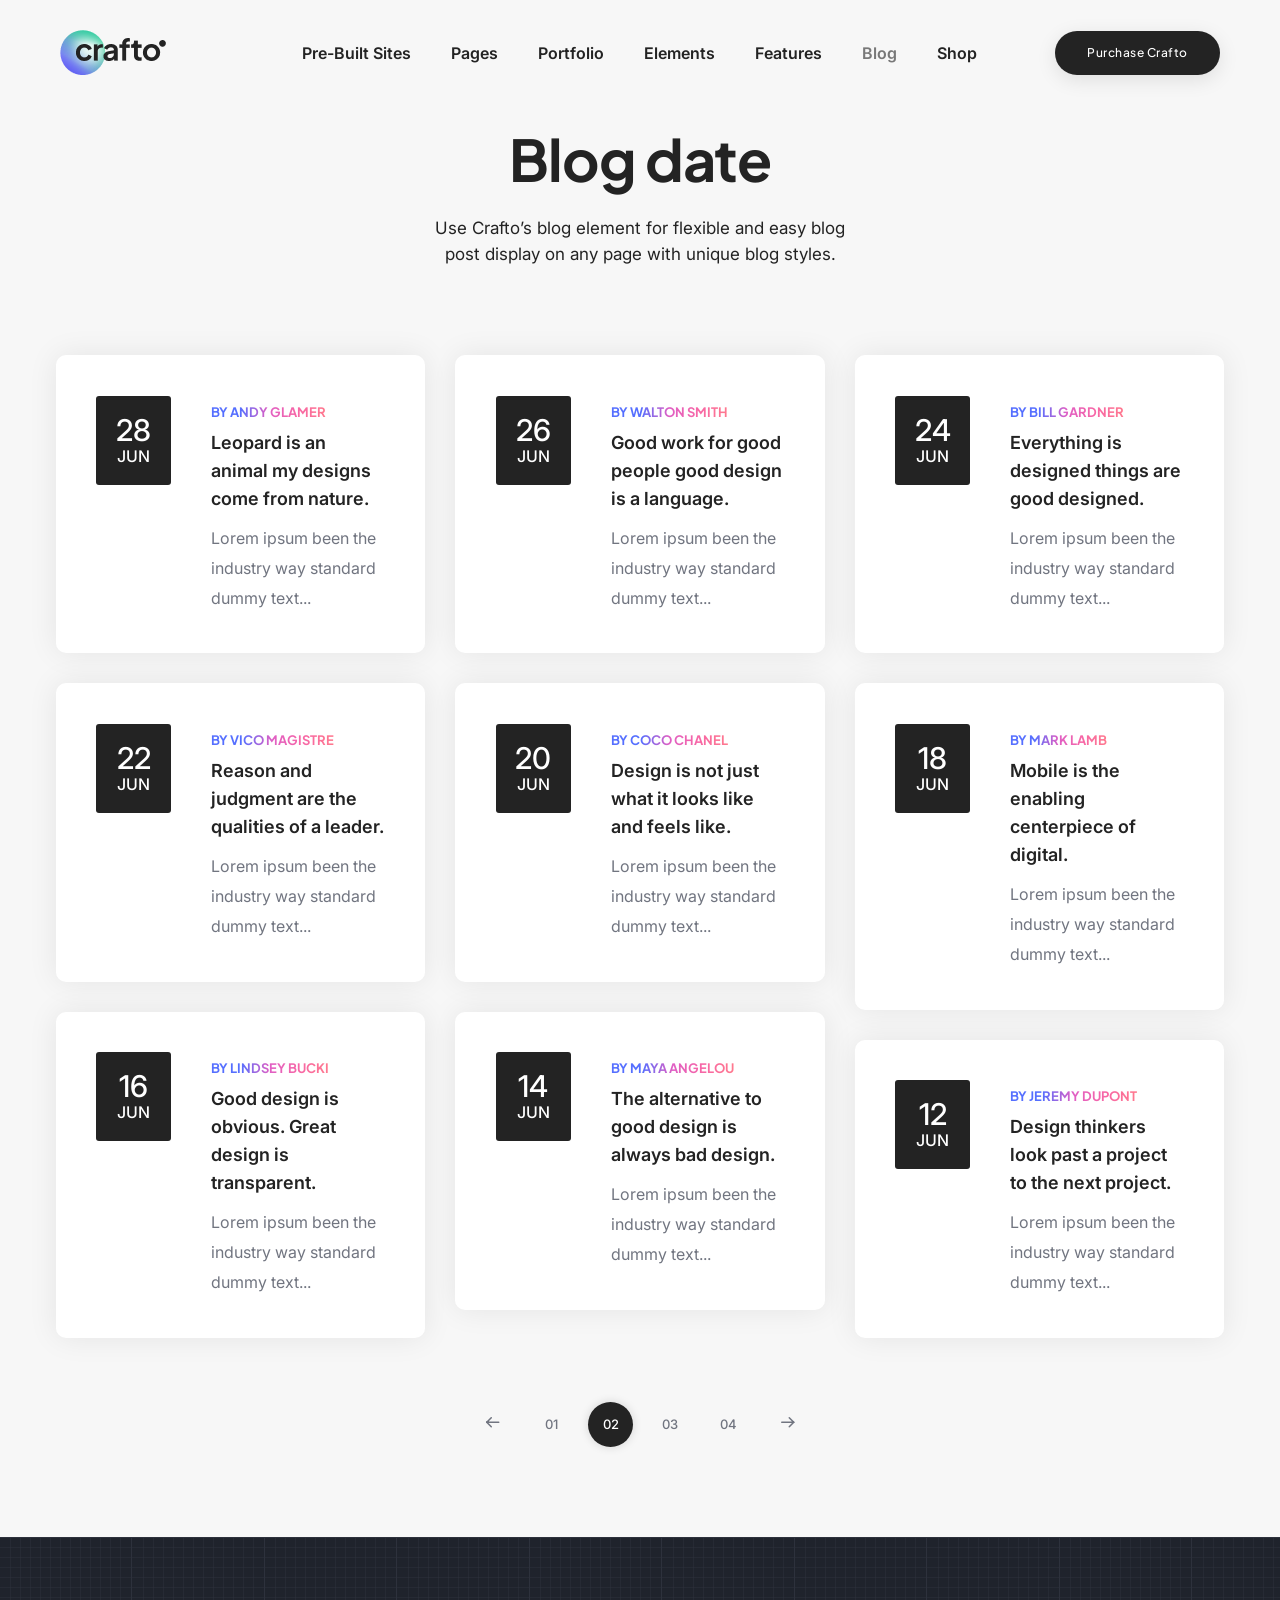
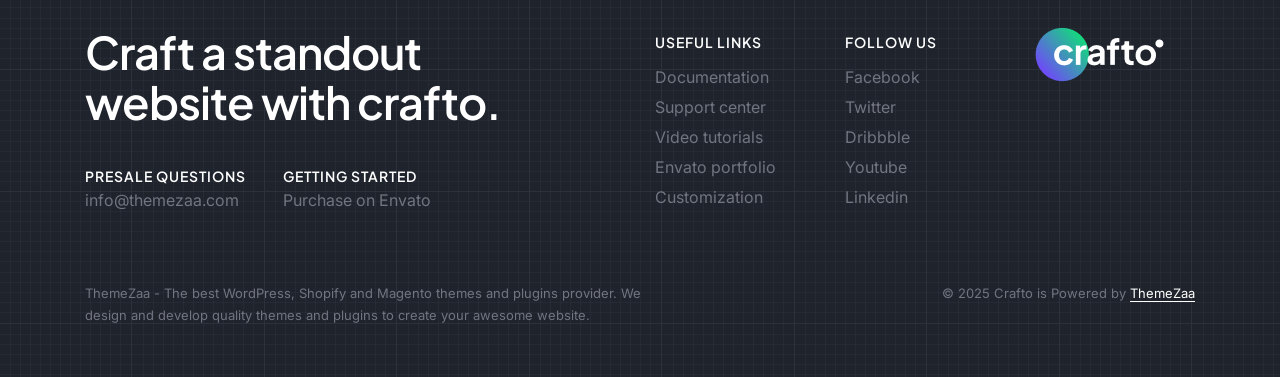
<file: blog-date.html>
﻿<!doctype html>
<html class="no-js" lang="en">
    <head>
        <title>Crafto - The Multipurpose HTML5 Template</title>
        <meta charset="utf-8">
        <meta http-equiv="X-UA-Compatible" content="IE=edge" />
        <meta name="author" content="ThemeZaa">
        <meta name="viewport" content="width=device-width,initial-scale=1.0" />
        <meta name="description" content="Elevate your online presence with Crafto - a modern, versatile, multipurpose Bootstrap 5 responsive HTML5, SCSS template using highly creative 56+ ready demos.">
        <!-- favicon icon -->
        <link rel="shortcut icon" href="images/favicon.png">
        <link rel="apple-touch-icon" href="images/apple-touch-icon-57x57.png">
        <link rel="apple-touch-icon" sizes="72x72" href="images/apple-touch-icon-72x72.png">
        <link rel="apple-touch-icon" sizes="114x114" href="images/apple-touch-icon-114x114.png">
        <!-- google fonts preconnect -->
        <link rel="preconnect" href="https://fonts.googleapis.com" crossorigin>
        <link rel="preconnect" href="https://fonts.gstatic.com" crossorigin>
        <!-- style sheets and font icons  -->
        <link rel="stylesheet" href="css/vendors.min.css"/>
        <link rel="stylesheet" href="css/icon.min.css"/>
        <link rel="stylesheet" href="css/style.css"/>
        <link rel="stylesheet" href="css/responsive.css"/>
    </head>
    <body class="bg-very-light-gray" data-mobile-nav-style="classic">
        <!-- start header -->
        <header>
            <!-- start navigation -->
            <nav class="navbar navbar-expand-lg header-light bg-transparent header-reverse header-demo" data-header-hover="light">
                <div class="container-fluid"> 
                    <div class="col-auto col-lg-2 me-lg-0 me-auto">
                        <a class="navbar-brand" href="index.html">
                            <img src="images/logo-black.png" data-at2x="images/logo-black@2x.png" alt="" class="default-logo">
                            <img src="images/logo-black.png" data-at2x="images/logo-black@2x.png" alt="" class="alt-logo">
                            <img src="images/logo-black.png" data-at2x="images/logo-black@2x.png" alt="" class="mobile-logo">
                        </a>
                    </div>
                    <div class="col-auto col-lg-8 menu-order position-static">
                        <button class="navbar-toggler float-start" type="button" data-bs-toggle="collapse" data-bs-target="#navbarNav" aria-controls="navbarNav" aria-label="Toggle navigation">
                            <span class="navbar-toggler-line"></span>
                            <span class="navbar-toggler-line"></span>
                            <span class="navbar-toggler-line"></span>
                            <span class="navbar-toggler-line"></span>
                        </button>
                        <div class="collapse navbar-collapse justify-content-center" id="navbarNav"> 
                            <ul class="navbar-nav"> 
                                <li class="nav-item dropdown submenu">
                                    <a href="javascript:void(0);" class="nav-link">Pre-Built Sites</a>
                                    <i class="fa-solid fa-angle-down dropdown-toggle" id="navbarDropdownMenuLink1" role="button" data-bs-toggle="dropdown" aria-expanded="false"></i>
                                    <div class="dropdown-menu submenu-content background-position-center cover-background" aria-labelledby="navbarDropdownMenuLink1" style="background-image: url(images/pre-built-sites-bg.jpg)"> 
                                        <div class="d-lg-flex mega-menu m-auto">
                                            <ul class="col">
                                                <li><a href="demo-corporate.html" target="_blank">Corporate<span class="label bg-solitude-blue text-cornflower-blue border-radius-26px">Trendy</span></a></li>
                                                <li><a href="demo-marketing.html" target="_blank">Marketing</a></li>
                                                <li><a href="demo-accounting.html" target="_blank">Accounting<span class="label bg-light-red text-red border-radius-26px">Classic</span></a></li>
                                                <li><a href="demo-beauty-salon.html" target="_blank">Beauty Salon</a></li>
                                                <li><a href="demo-architecture.html" target="_blank">Architecture</a></li>
                                                <li><a href="demo-ebook.html" target="_blank">eBook</a></li>
                                                <li><a href="demo-seo-agency.html" target="_blank">SEO Agency</a></li>
                                                <li><a href="demo-hosting.html" target="_blank">Hosting</a></li>
                                                <li><a href="demo-recruitment.html" target="_blank">Recruitment<span class="label bg-white-ice text-jade border-radius-26px">New</span></a></li>
                                                <li><a href="demo-consulting.html" target="_blank">Consulting</a></li>
                                                <li><a href="demo-green-energy.html" target="_blank">Green Energy</a></li>
                                                <li><a href="demo-business.html" target="_blank">Business</a></li>
                                                <li><a href="demo-interactive-portfolio.html" target="_blank">Interactive Portfolio</a></li>
                                                <li><a href="demo-spa-salon.html" target="_blank">Spa Salon<span class="label bg-light-majorelle-blue text-majorelle-blue border-radius-26px">Clean</span></a></li>
                                            </ul>
                                            <ul class="col">
                                                <li><a href="demo-branding-agency.html" target="_blank">Branding Agency</a></li>
                                                <li><a href="demo-branding-studio.html" target="_blank">Branding Studio<span class="label bg-white-ice text-jade border-radius-26px">New</span></a></li>
                                                <li><a href="demo-elearning.html" target="_blank">eLearning</a></li>
                                                <li><a href="demo-it-business.html" target="_blank">IT Business<span class="label bg-light-majorelle-blue text-majorelle-blue border-radius-26px">Modern</span></a></li>
                                                <li><a href="demo-barber.html" target="_blank">Barber</a></li>
                                                <li><a href="demo-hotel-and-resort.html" target="_blank">Hotel & Resort</a></li>
                                                <li><a href="demo-real-estate.html" target="_blank">Real Estate</a></li>
                                                <li><a href="demo-jewellery-store.html" target="_blank">Jewellery Store</a></li>
                                                <li><a href="demo-travel-agency.html" target="_blank">Travel Agency</a></li>
                                                <li><a href="demo-gym-and-fitness.html" target="_blank">Gym & Fitness</a></li> 
                                                <li><a href="demo-logistics.html" target="_blank">Logistics</a></li>  
                                                <li><a href="demo-design-agency.html" target="_blank">Design Agency<span class="label bg-light-red text-red border-radius-26px">Creative</span></a></li> 
                                                <li><a href="demo-photography.html" target="_blank">Photography</a></li>
                                                <li><a href="demo-pizza-parlor.html" target="_blank">Pizza Parlor</a></li>
                                            </ul>
                                            <ul class="col"> 
                                                <li><a href="demo-restaurant.html" target="_blank">Restaurant<span class="label bg-light-red text-red border-radius-26px">Hot</span></a></li>
                                                <li><a href="demo-scattered-portfolio.html" target="_blank">Scattered Portfolio</a></li>
                                                <li><a href="demo-data-analysis.html" target="_blank">Data Analysis</a></li>
                                                <li><a href="demo-medical.html" target="_blank">Medical</a></li>
                                                <li><a href="demo-horizontal-portfolio.html" target="_blank">Horizontal Portfolio</a></li>
                                                <li><a href="demo-product-showcase.html" target="_blank">Product Showcase<span class="label bg-solitude-blue text-cornflower-blue border-radius-26px">Trendy</span></a></li>
                                                <li><a href="demo-finance.html" target="_blank">Finance</a></li>
                                                <li><a href="demo-elder-care.html" target="_blank">Elder Care</a></li>
                                                <li><a href="demo-fashion-store.html" target="_blank">Fashion Store</a></li>
                                                <li><a href="demo-clothing-store.html" target="_blank">Clothing Store<span class="label bg-white-ice text-jade border-radius-26px">New</span></a></li>
                                                <li><a href="demo-music-onepage.html" target="_blank">Music</a></li>
                                                <li><a href="demo-vertical-portfolio.html" target="_blank">Vertical Portfolio</a></li>
                                                <li><a href="demo-freelancer.html" target="_blank">Freelancer<span class="label bg-light-majorelle-blue text-majorelle-blue border-radius-26px">Clean</span></a></li>
                                                <li><a href="demo-charity.html" target="_blank">Charity</a></li>
                                            </ul>
                                            <ul class="col"> 
                                                <li><a href="demo-digital-agency.html" target="_blank">Digital Agency</a></li>
                                                <li><a href="demo-web-agency.html" target="_blank">Web Agency<span class="label bg-light-red text-red border-radius-26px">Creative</span></a></li>
                                                <li><a href="demo-yoga-and-meditation.html" target="_blank">Yoga & Meditation</a></li>
                                                <li><a href="demo-startup.html" target="_blank">Startup</a></li>
                                                <li><a href="demo-modern-business.html" target="_blank">Modern Business<span class="label bg-white-ice text-jade border-radius-26px">New</span></a></li>
                                                <li><a href="demo-application.html" target="_blank">Application</a></li>
                                                <li><a href="demo-lawyer.html" target="_blank">Lawyer</a></li>
                                                <li><a href="demo-cryptocurrency.html" target="_blank">Cryptocurrency</a></li>
                                                <li><a href="demo-conference.html" target="_blank">Conference</a></li>
                                                <li><a href="demo-minimal-portfolio.html" target="_blank">Minimal Portfolio<span class="label bg-light-red text-red border-radius-26px">Hot</span></a></li> 
                                                <li><a href="demo-decor-store.html" target="_blank">Decor Store</a></li>  
                                                <li><a href="demo-magazine.html" target="_blank">Magazine</a></li>
                                                <li><a href="demo-blogger.html" target="_blank">Blogger</a></li>
                                                <li><a href="demo-wedding-invitation.html" target="_blank">Wedding Invitation</a></li>
                                            </ul>
                                        </div> 
                                    </div> 
                                </li>
                                <li class="nav-item dropdown submenu">
                                    <a href="javascript:void(0);" class="nav-link">Pages</a>
                                    <i class="fa-solid fa-angle-down dropdown-toggle" id="navbarDropdownMenuLink2" role="button" data-bs-toggle="dropdown" aria-expanded="false"></i>
                                    <div class="dropdown-menu submenu-content" aria-labelledby="navbarDropdownMenuLink2"> 
                                        <div class="d-lg-flex mega-menu m-auto">
                                            <ul class="col">
                                                <li class="sub-title">About Pages</li>
                                                <li><a href="demo-branding-agency-about.html" target="_blank">About - Branding<span class="label bg-light-red text-red border-radius-26px">Hot</span></a></li>
                                                <li><a href="demo-restaurant-about.html" target="_blank">About - Restaurant</a></li>
                                                <li><a href="demo-minimal-portfolio-about.html" target="_blank">About - Minimal</a></li>
                                                <li><a href="demo-accounting-company.html" target="_blank">About - Accounting</a></li>
                                                <li><a href="demo-architecture-about.html" target="_blank">About - Architecture</a></li>
                                                <li><a href="demo-digital-agency-about.html" target="_blank">About - Digital</a></li>
                                                <li><a href="demo-photography-about.html" target="_blank">About - Photography</a></li>
                                                <li><a href="demo-design-agency-about.html" target="_blank">About - Agency</a></li>
                                                <li><a href="demo-marketing-about.html" target="_blank">About - Marketing<span class="label bg-white-ice text-jade border-radius-26px">New</span></a></li>
                                                <li><a href="demo-scattered-portfolio-about.html" target="_blank">About - Scattered</a></li>
                                                <li><a href="demo-medical-about.html" target="_blank">About - Medical</a></li>
                                                <li><a href="demo-web-agency-about.html" target="_blank">About - Web<span class="label bg-light-red text-red border-radius-26px">Hot</span></a></li>
                                                <li><a href="demo-startup-who-we-are.html" target="_blank">About - Startup</a></li>
                                                <li><a href="demo-hotel-and-resort-about-us.html" target="_blank">About - Hotel</a></li>
                                                <li><a href="demo-elearning-about.html" target="_blank">About - eLearning<span class="label bg-solitude-blue text-cornflower-blue border-radius-26px">New</span></a></li>
                                            </ul>
                                            <ul class="col">
                                                <li class="sub-title">Services Pages</li>
                                                <li><a href="demo-accounting-services.html" target="_blank">Services - Accounting</a></li>
                                                <li><a href="demo-marketing-services.html" target="_blank">Services - Marketing</a></li>
                                                <li><a href="demo-branding-agency-services.html" target="_blank">Services - Branding<span class="label bg-solitude-blue text-cornflower-blue border-radius-26px">New</span></a></li>
                                                <li><a href="demo-minimal-portfolio-expertise.html" target="_blank">Services - Minimal</a></li>
                                                <li><a href="demo-web-agency-expertise.html" target="_blank">Services - Web</a></li>
                                                <li><a href="demo-architecture-services.html" target="_blank">Services - Architecture</a></li>
                                                <li><a href="demo-digital-agency-expertise.html" target="_blank">Services - Digital</a></li> 
                                                <li><a href="demo-startup-services.html" target="_blank">Services - Startup</a></li> 
                                                <li><a href="demo-scattered-portfolio-expertise.html" target="_blank">Services - Scattered</a></li> 
                                                <li><a href="demo-lawyer-practice-areas.html" target="_blank">Services - Lawyer</a></li> 
                                                <li><a href="demo-corporate-services.html" target="_blank">Services - Corporate<span class="label bg-white-ice text-jade border-radius-26px">New</span></a></li> 
                                                <li><a href="demo-data-analysis-what-we-do.html" target="_blank">Services - Data Analysis</a></li> 
                                                <li><a href="demo-marketing-services-details.html" target="_blank">Single – Marketing</a></li> 
                                                <li><a href="demo-accounting-services-details.html" target="_blank">Single – Accounting</a></li> 
                                                <li><a href="demo-branding-agency-services-detail.html" target="_blank">Single - Branding<span class="label bg-light-red text-red border-radius-26px">Hot</span></a></li> 
                                            </ul>
                                            <ul class="col">
                                                <li class="sub-title">Contact Pages</li>
                                                <li><a href="demo-scattered-portfolio-contact.html" target="_blank">Contact - Scattered</a></li>
                                                <li><a href="demo-branding-agency-contact.html" target="_blank">Contact - Branding<span class="label bg-solitude-blue text-cornflower-blue border-radius-26px">New</span></a></li>
                                                <li><a href="demo-photography-contact.html" target="_blank">Contact - Photography</a></li>
                                                <li><a href="demo-hotel-and-resort-contact.html" target="_blank">Contact - Hotel</a></li>
                                                <li><a href="demo-spa-salon-contact.html" target="_blank">Contact - Spa</a></li>
                                                <li><a href="demo-it-business-contact.html" target="_blank">Contact - IT Business<span class="label bg-light-red text-red border-radius-26px">Hot</span></a></li>
                                                <li><a href="demo-architecture-contact.html" target="_blank">Contact - Architecture</a></li>
                                                <li><a href="demo-design-agency-contact.html" target="_blank">Contact - Agency</a></li>
                                                <li><a href="demo-marketing-contact.html" target="_blank">Contact - Marketing</a></li>
                                                <li><a href="demo-horizontal-portfolio-contact.html" target="_blank">Contact - Portfolio</a></li>
                                                <li><a href="demo-accounting-contact.html" target="_blank">Contact - Accounting</a></li>
                                                <li><a href="demo-elearning-contact.html" target="_blank">Contact - eLearning</a></li>
                                                <li><a href="demo-corporate-contact.html" target="_blank">Contact - Corporate</a></li>
                                                <li><a href="demo-real-estate-contact.html" target="_blank">Contact - Real Estate</a></li>
                                                <li><a href="demo-web-agency-contact.html" target="_blank">Contact - Web</a></li> 
                                            </ul>
                                            <ul class="col">
                                                <li class="sub-title">Other Pages</li>
                                                <li><a href="demo-corporate-pricing.html" target="_blank">Pricing - Corporate</a></li>
                                                <li><a href="demo-hosting-pricing.html" target="_blank">Pricing - Hosting</a></li>
                                                <li><a href="demo-data-analysis-pricing.html" target="_blank">Pricing - Data Analysis</a></li>
                                                <li><a href="demo-marketing-pricing.html" target="_blank">Pricing - Marketing<span class="label bg-white-ice text-jade border-radius-26px">New</span></a></li>
                                                <li><a href="demo-consulting-process.html" target="_blank">Process - Consulting</a></li>
                                                <li><a href="demo-accounting-process.html" target="_blank">Process - Accounting</a></li>
                                                <li><a href="demo-startup-clients.html" target="_blank">Clients - Startup</a></li>
                                                <li><a href="demo-business-clients.html" target="_blank">Clients - Business</a></li>
                                                <li><a href="demo-corporate-customer-stories.html" target="_blank">Testimonials - Corporate</a></li>
                                                <li><a href="demo-data-analysis-testimonials.html" target="_blank">Reviews - Data Analysis</a></li>
                                                <li><a href="demo-finance-team.html" target="_blank">Team - Finance</a></li>
                                                <li><a href="demo-marketing-team.html" target="_blank">Team - Marketing</a></li>
                                                <li><a href="demo-web-agency-people.html" target="_blank">Team - Web<span class="label bg-light-red text-red border-radius-26px">Hot</span></a></li>
                                                <li><a href="demo-restaurant-chefs.html" target="_blank">Chefs - Restaurant</a></li>
                                                <li><a href="demo-pizza-parlor-chefs.html" target="_blank">Chefs - Pizza Parlor</a></li> 
                                            </ul>
                                            <ul class="col">
                                                <li class="sub-title">Other Pages</li>
                                                <li><a href="demo-real-estate-agents.html" target="_blank">Agents - Real Estate</a></li>
                                                <li><a href="demo-elearning-instructors.html" target="_blank">Instructors - eLearning</a></li>
                                                <li><a href="demo-hotel-and-resort-amenities.html" target="_blank">Amenities - Hotel</a></li>
                                                <li><a href="demo-medical-timetable.html" target="_blank">Timetable - Medical</a></li>
                                                <li><a href="demo-photography-award.html" target="_blank">Award - Photography</a></li>
                                                <li><a href="demo-decor-store-faq.html" target="_blank">FAQ - Decor Store</a></li> 
                                                <li><a href="demo-charity-causes.html" target="_blank">Causes - Charity</a></li> 
                                                <li><a href="demo-restaurant-menu.html" target="_blank">Menu - Restaurant</a></li> 
                                                <li><a href="demo-hotel-and-resort-bistro.html" target="_blank">Menu - Hotel<span class="label bg-solitude-blue text-cornflower-blue border-radius-26px">New</span></a></li> 
                                                <li><a href="demo-pizza-parlor-menu.html" target="_blank">Menu - Pizza</a></li> 
                                                <li><a href="demo-application-features.html" target="_blank">Features - Application</a></li> 
                                                <li><a href="404.html">Error 404</a></li> 
                                                <li><a href="search-result.html">Search Results</a></li> 
                                                <li><a href="maintenance.html">Maintenance</a></li> 
                                                <li><a href="coming-soon.html">Coming Soon</a></li>
                                            </ul>
                                        </div> 
                                    </div>
                                </li>
                                <li class="nav-item dropdown simple-dropdown">
                                    <a href="javascript:void(0);" class="nav-link">Portfolio</a>
                                    <i class="fa-solid fa-angle-down dropdown-toggle" id="navbarDropdownMenuLink3" role="button" data-bs-toggle="dropdown" aria-expanded="false"></i>
                                    <ul class="dropdown-menu" aria-labelledby="navbarDropdownMenuLink3"> 
                                        <li class="dropdown">
                                            <a href="javascript:void(0);">Portfolio Classic<i class="fa-solid fa-angle-right"></i></a>
                                            <ul class="dropdown-menu"> 
                                                <li><a href="portfolio-classic-two-column.html">Classic 2 Column</a></li>
                                                <li><a href="portfolio-classic-three-column.html">Classic 3 Column</a></li>
                                                <li><a href="portfolio-classic-four-column.html">Classic 4 Column</a></li>
                                                <li><a href="portfolio-classic-masonry.html">Classic Masonry</a></li>
                                                <li><a href="portfolio-classic-metro.html">Classic Metro</a></li>
                                            </ul>
                                        </li>
                                        <li class="dropdown">
                                            <a href="javascript:void(0);">Portfolio Boxed<i class="fa-solid fa-angle-right"></i></a>
                                            <ul class="dropdown-menu"> 
                                                <li><a href="portfolio-boxed-two-column.html">Boxed 2 Column</a></li>
                                                <li><a href="portfolio-boxed-three-column.html">Boxed 3 Column</a></li>
                                                <li><a href="portfolio-boxed-four-column.html">Boxed 4 Column</a></li>
                                                <li><a href="portfolio-boxed-masonry.html">Boxed Masonry</a></li>
                                                <li><a href="portfolio-boxed-metro.html">Boxed Metro</a></li>
                                            </ul>
                                        </li>
                                        <li class="dropdown">
                                            <a href="javascript:void(0);">Portfolio Transform<i class="fa-solid fa-angle-right"></i></a>
                                            <ul class="dropdown-menu"> 
                                                <li><a href="portfolio-transform-two-column.html">Transform 2 Column</a></li>
                                                <li><a href="portfolio-transform-three-column.html">Transform 3 Column</a></li>
                                                <li><a href="portfolio-transform-four-column.html">Transform 4 Column</a></li>
                                                <li><a href="portfolio-transform-masonry.html">Transform Masonry</a></li>
                                                <li><a href="portfolio-transform-metro.html">Transform Metro</a></li>
                                            </ul>
                                        </li>
                                        <li class="dropdown">
                                            <a href="javascript:void(0);">Portfolio Creative<i class="fa-solid fa-angle-right"></i></a>
                                            <ul class="dropdown-menu"> 
                                                <li><a href="portfolio-creative-two-column.html">Creative 2 Column</a></li>
                                                <li><a href="portfolio-creative-three-column.html">Creative 3 Column</a></li>
                                                <li><a href="portfolio-creative-four-column.html">Creative 4 Column</a></li>
                                                <li><a href="portfolio-creative-masonry.html">Creative Masonry</a></li>
                                                <li><a href="portfolio-creative-metro.html">Creative Metro</a></li>
                                            </ul>
                                        </li>
                                        <li class="dropdown">
                                            <a href="javascript:void(0);">Portfolio Attractive<i class="fa-solid fa-angle-right"></i></a>
                                            <ul class="dropdown-menu"> 
                                                <li><a href="portfolio-attractive-two-column.html">Attractive 2 Column</a></li>
                                                <li><a href="portfolio-attractive-three-column.html">Attractive 3 Column</a></li>
                                                <li><a href="portfolio-attractive-four-column.html">Attractive 4 Column</a></li>
                                                <li><a href="portfolio-attractive-masonry.html">Attractive Masonry</a></li>
                                                <li><a href="portfolio-attractive-metro.html">Attractive Metro</a></li>
                                            </ul>
                                        </li>
                                        <li class="dropdown">
                                            <a href="javascript:void(0);">Portfolio Clean<i class="fa-solid fa-angle-right"></i></a>
                                            <ul class="dropdown-menu"> 
                                                <li><a href="portfolio-clean-two-column.html">Clean 2 Column</a></li>
                                                <li><a href="portfolio-clean-three-column.html">Clean 3 Column</a></li>
                                                <li><a href="portfolio-clean-four-column.html">Clean 4 Column</a></li>
                                                <li><a href="portfolio-clean-masonry.html">Clean Masonry</a></li>
                                                <li><a href="portfolio-clean-metro.html">Clean Metro</a></li>
                                            </ul>
                                        </li> 
                                        <li class="dropdown">
                                            <a href="javascript:void(0);">Portfolio Simple<i class="fa-solid fa-angle-right"></i></a>
                                            <ul class="dropdown-menu"> 
                                                <li><a href="portfolio-simple-two-column.html">Simple 2 Column</a></li>
                                                <li><a href="portfolio-simple-three-column.html">Simple 3 Column</a></li>
                                                <li><a href="portfolio-simple-four-column.html">Simple 4 Column</a></li>
                                                <li><a href="portfolio-simple-masonry.html">Simple Masonry</a></li>
                                                <li><a href="portfolio-simple-metro.html">Simple Metro</a></li>
                                            </ul>
                                        </li> 
                                        <li class="dropdown">
                                            <a href="javascript:void(0);">Portfolio Modern<i class="fa-solid fa-angle-right"></i></a>
                                            <ul class="dropdown-menu"> 
                                                <li><a href="portfolio-modern-two-column.html">Modern 2 Column</a></li>
                                                <li><a href="portfolio-modern-three-column.html">Modern 3 Column</a></li>
                                                <li><a href="portfolio-modern-four-column.html">Modern 4 Column</a></li>
                                                <li><a href="portfolio-modern-masonry.html">Modern Masonry</a></li>
                                                <li><a href="portfolio-modern-metro.html">Modern Metro</a></li>
                                            </ul>
                                        </li>
                                        <li class="dropdown">
                                            <a href="javascript:void(0);">Portfolio Other<i class="fa-solid fa-angle-right"></i></a>
                                            <ul class="dropdown-menu"> 
                                                <li><a href="portfolio-slider.html">Portfolio Slider</a></li>
                                                <li><a href="portfolio-parallax.html">Portfolio Parallax</a></li>
                                                <li><a href="portfolio-justified-gallery.html">Justified Gallery</a></li> 
                                            </ul>
                                        </li> 
                                        <li class="dropdown">
                                            <a href="javascript:void(0);">Single Project<i class="fa-solid fa-angle-right"></i></a>
                                            <ul class="dropdown-menu"> 
                                                <li><a href="demo-digital-agency-single-project-minimal.html" target="_blank">Single - Minimal</a></li>
                                                <li><a href="demo-branding-agency-single-project-slider.html" target="_blank">Single - Slider</a></li>
                                                <li><a href="demo-architecture-single-project-gallery.html" target="_blank">Single - Gallery</a></li>
                                                <li><a href="demo-interactive-portfolio-single-project-modern.html" target="_blank">Single - Modern</a></li>
                                                <li><a href="demo-design-agency-single-project-simple.html" target="_blank">Single - Simple</a></li>
                                                <li><a href="demo-web-agency-single-project-creative.html" target="_blank">Single - Creative</a></li>
                                            </ul>
                                        </li>
                                    </ul>
                                </li> 
                                <li class="nav-item dropdown submenu">
                                    <a href="javascript:void(0);" class="nav-link">Elements</a>
                                    <i class="fa-solid fa-angle-down dropdown-toggle" id="navbarDropdownMenuLink4" role="button" data-bs-toggle="dropdown" aria-expanded="false"></i>
                                    <div class="dropdown-menu submenu-content" aria-labelledby="navbarDropdownMenuLink4"> 
                                        <div class="d-lg-flex mega-menu m-auto">
                                            <ul class="col">
                                                <li><a href="element-accordion.html">Accordion</a></li>
                                                <li><a href="element-buttons.html">Button</a></li> 
                                                <li><a href="element-team.html">Team</a></li>
                                                <li><a href="element-testimonials.html">Testimonials<span class="label bg-white-ice text-jade border-radius-26px">New</span></a></li>
                                                <li><a href="element-clients.html">Clients</a></li>
                                                <li><a href="element-review.html">Review</a></li>
                                                <li><a href="element-subscribe.html">Subscribe</a></li>
                                                <li><a href="element-call-to-action.html">Call to Action</a></li>
                                                <li><a href="element-tab.html">Tab<span class="label bg-light-red text-red border-radius-26px">Hot</span></a></li>
                                                <li><a href="element-google-map.html">Google Map<span class="label bg-solitude-blue text-cornflower-blue border-radius-26px">New</span></a></li>
                                                <li><a href="element-contact-form.html">Contact Form</a></li>
                                                <li><a href="element-columns.html">Columns</a></li>
                                                <li><a href="element-alert-boxes.html">Alert Boxes</a></li>
                                                <li><a href="element-image-gallery.html">Image Gallery</a></li> 
                                            </ul>
                                            <ul class="col">
                                                <li><a href="element-progress-bar.html">Progress Bar</a></li>
                                                <li><a href="element-process-step.html">Process Step<span class="label bg-white-ice text-jade border-radius-26px">New</span></a></li>
                                                <li><a href="element-icon-with-text.html">Icon with Text<span class="label bg-light-red text-red border-radius-26px">Hot</span></a></li>
                                                <li><a href="element-shape-dividers.html">Shape Dividers</a></li>
                                                <li><a href="element-counters.html">Counters</a></li>
                                                <li><a href="element-countdown.html">Countdown</a></li>
                                                <li><a href="element-fancy-text-box.html">Fancy Text Box</a></li> 
                                                <li><a href="element-heading.html">Heading</a></li>
                                                <li><a href="element-dropcaps.html">Dropcaps</a></li>
                                                <li><a href="element-blockquote.html">Blockquote</a></li>
                                                <li><a href="element-highlights.html">Highlights</a></li>
                                                <li><a href="element-lists.html">Lists</a></li>
                                                <li><a href="element-social-icons.html">Social Icons</a></li>
                                                <li><a href="element-pricing-table.html">Pricing Table</a></li>
                                            </ul>
                                            <ul class="col"> 
                                                <li><a href="element-interactive-banners.html">Interactive Banners</a></li>
                                                <li><a href="element-services-box.html">Services Box</a></li>  
                                                <li><a href="element-rotate-box.html">Rotate Box<span class="label bg-solitude-blue text-cornflower-blue border-radius-26px">New</span></a></li> 
                                                <li><a href="element-instagram.html">Instagram</a></li>
                                                <li><a href="element-parallax-scrolling.html">Parallax Scrolling</a></li>
                                                <li><a href="element-sliding-box.html">Sliding Box<span class="label bg-white-ice text-jade border-radius-26px">New</span></a></li>
                                                <li><a href="element-content-carousel.html">Content Carousel</a></li>
                                                <li><a href="element-media.html">Media</a></li> 
                                                <li><a href="element-event.html">Event</a></li> 
                                                <li><a href="element-dividers.html">Dividers</a></li>
                                                <li><a href="element-horizontal-list-item.html">Horizontal List Item</a></li> 
                                                <li><a href="element-banners.html">Banners</a></li> 
                                                <li><a href="element-carousel.html">Carousel</a></li> 
                                                <li><a href="element-tilt-effect.html">Tilt Effect<span class="label bg-light-red text-red border-radius-26px">Hot</span></a></li> 
                                            </ul>
                                            <ul class="col premium-element cover-background" style="background-image: url(images/premium-elements-bg.jpg)">
                                                <li class="sub-title">Premium Elements</li>
                                                <li><a href="element-adaptive-backgrounds.html">Adaptive Backgrounds</a></li>
                                                <li><a href="element-sticky-column.html">Sticky Column</a></li>
                                                <li><a href="element-3d-parallax-hover.html">3D Parallax Hover</a></li>
                                                <li><a href="demo-restaurant.html" target="_blank">Custom Cursor</a></li>
                                                <li><a href="element-animated-particles.html">Animated Particles</a></li>
                                                <li><a href="element-marquee.html">Marquee</a></li>
                                                <li><a href="element-fancy-heading.html">Fancy Heading</a></li>
                                                <li><a href="element-fancy-images.html">Fancy Images</a></li>
<li><a href="element-stack-section.html">Stack Section</a></li>
                                                <li><a href="element-scrolling-effects.html">Scrolling Effects</a></li>
                                            </ul>
                                        </div> 
                                    </div> 
                                </li>
                                <li class="nav-item dropdown simple-dropdown">
                                    <a href="javascript:void(0);" class="nav-link">Features</a>
                                    <i class="fa-solid fa-angle-down dropdown-toggle" id="navbarDropdownMenuLink5" role="button" data-bs-toggle="dropdown" aria-expanded="false"></i>
                                    <ul class="dropdown-menu" aria-labelledby="navbarDropdownMenuLink5"> 
                                        <li class="dropdown">
                                            <a href="javascript:void(0);">Header<i class="fa-solid fa-angle-right"></i></a>
                                            <ul class="dropdown-menu"> 
                                                <li><a href="demo-business.html" target="_blank">Transparent Header</a></li>
                                                <li><a href="demo-corporate.html" target="_blank">White Header</a></li>
                                                <li><a href="header-dark.html" target="_blank">Dark Header</a></li>
                                                <li><a href="demo-digital-agency.html" target="_blank">Left Navigation</a></li>
                                                <li><a href="demo-branding-agency.html" target="_blank">Right Navigation</a></li>
                                                <li><a href="demo-restaurant.html" target="_blank">Center Navigation</a></li>
                                                <li><a href="demo-data-analysis.html" target="_blank">Header with Top Bar</a></li>
                                                <li><a href="demo-startup.html" target="_blank">Header with Push</a></li>
                                                <li><a href="demo-pizza-parlor.html" target="_blank">Center Logo</a></li>
                                                <li><a href="header-top-logo.html" target="_blank">Top Logo</a></li>
                                                <li><a href="demo-ebook.html" target="_blank">One Page Navigation</a></li>
                                                <li><a href="header-mini.html" target="_blank">Mini Header</a></li>
                                                <li><a href="demo-seo-agency.html" target="_blank">Header with Button</a></li>
                                                <li><a href="demo-marketing.html" target="_blank">Header with Social</a></li>
                                                <li class="dropdown">
                                                    <a href="javascript:void(0);">Left Menu<i class="fa-solid fa-angle-right"></i></a>
                                                    <ul class="dropdown-menu"> 
                                                        <li><a href="header-left-menu-simple.html" target="_blank">Left Menu Simple</a></li>
                                                        <li><a href="demo-minimal-portfolio.html" target="_blank">Left Menu Modern</a></li> 
                                                    </ul>
                                                </li>
                                                <li class="dropdown">
                                                    <a href="javascript:void(0);">Hamburger Menu<i class="fa-solid fa-angle-right"></i></a>
                                                    <ul class="dropdown-menu"> 
                                                        <li><a href="demo-photography.html" target="_blank">Hamburger Simple</a></li>
                                                        <li><a href="demo-architecture.html" target="_blank">Hamburger Creative</a></li> 
                                                        <li><a href="demo-freelancer.html" target="_blank">Hamburger Clean</a></li> 
                                                        <li><a href="demo-gym-and-fitness.html" target="_blank">Hamburger Modern</a></li> 
                                                    </ul>
                                                </li>
                                                <li class="dropdown">
                                                    <a href="javascript:void(0);">Header Type<i class="fa-solid fa-angle-right"></i></a>
                                                    <ul class="dropdown-menu"> 
                                                        <li><a href="header-always-fixed.html" target="_blank">Always Fixed</a></li>
                                                        <li><a href="demo-application.html" target="_blank">Disable Fixed</a></li> 
                                                        <li><a href="demo-seo-agency.html" target="_blank">Reverse Auto</a></li>
                                                        <li><a href="demo-elder-care.html" target="_blank">Reverse Back Scroll</a></li> 
                                                        <li><a href="demo-accounting.html" target="_blank">Responsive Sticky</a></li>
                                                    </ul>
                                                </li>
                                                <li class="dropdown">
                                                    <a href="javascript:void(0);">Mobile Menu<i class="fa-solid fa-angle-right"></i></a>
                                                    <ul class="dropdown-menu"> 
                                                        <li><a href="demo-startup.html" target="_blank">Classic</a></li>
                                                        <li><a href="demo-yoga-and-meditation.html" target="_blank">Modern</a></li> 
                                                        <li><a href="demo-scattered-portfolio.html" target="_blank">Full Screen</a></li>  
                                                    </ul>
                                                </li>
                                            </ul>
                                        </li>  
                                        <li class="dropdown">
                                            <a href="javascript:void(0);">Lightbox & Modal<i class="fa-solid fa-angle-right"></i></a>
                                            <ul class="dropdown-menu"> 
                                                <li><a href="modal-simple.html">Simple Modal</a></li>
                                                <li><a href="modal-subscription.html">Subscription</a></li>
                                                <li><a href="modal-contact-form.html">Contact Form</a></li>
                                                <li><a href="modal-youtube-video.html">Youtube Video</a></li>
                                                <li><a href="modal-vimeo-video.html">Vimeo Video</a></li>
                                                <li><a href="modal-google-map.html">Google Map</a></li>
                                            </ul>
                                        </li> 
                                        <li class="dropdown">
                                            <a href="javascript:void(0);">Icon Packs<i class="fa-solid fa-angle-right"></i></a>
                                            <ul class="dropdown-menu"> 
                                                <li><a href="icon-packs-icons-mind-line.html">Icons Mind Line</a></li>
                                                <li><a href="icon-packs-feather.html">Feather</a></li>
                                                <li><a href="icon-packs-font-awesome.html">Font Awesome</a></li>
                                                <li><a href="icon-packs-themify.html">Themify</a></li>
                                                <li><a href="icon-packs-bootstrap.html">Bootstrap</a></li>
                                            </ul>
                                        </li> 
                                        <li class="dropdown">
                                            <a href="javascript:void(0);">Sliders<i class="fa-solid fa-angle-right"></i></a>
                                            <ul class="dropdown-menu"> 
                                                <li><a href="demo-architecture.html" target="_blank">Revolution</a></li>
                                                <li><a href="demo-startup.html" target="_blank">Swiper</a></li> 
                                            </ul>
                                        </li> 
                                        <li class="dropdown">
                                            <a href="animations.html">Animations</a> 
                                        </li> 
                                        <li class="dropdown">
                                            <a href="demo-minimal-portfolio.html" target="_blank">Page Preloader</a> 
                                        </li> 
                                        <li class="dropdown">
                                            <a href="demo-jewellery-store.html" target="_blank">Cookie Notify</a> 
                                        </li> 
                                        <li class="dropdown">
                                            <a href="demo-startup.html" target="_blank">Back to Top</a> 
                                        </li> 
                                        <li class="dropdown">
                                            <a href="demo-design-agency.html" target="_blank">Sticky Footer</a> 
                                        </li> 
                                    </ul>
                                </li> 
                                <li class="nav-item dropdown simple-dropdown">
                                    <a href="javascript:void(0);" class="nav-link">Blog</a>
                                    <i class="fa-solid fa-angle-down dropdown-toggle" id="navbarDropdownMenuLink6" role="button" data-bs-toggle="dropdown" aria-expanded="false"></i>
                                    <ul class="dropdown-menu" aria-labelledby="navbarDropdownMenuLink6"> 
                                        <li class="dropdown"><a href="blog-grid.html">Blog Grid</a></li>
                                        <li class="dropdown"><a href="blog-classic.html">Blog Classic</a></li>
                                        <li class="dropdown"><a href="blog-metro.html">Blog Metro</a></li>
                                        <li class="dropdown"><a href="blog-masonry.html">Blog Masonry</a></li>
                                        <li class="dropdown"><a href="blog-simple.html">Blog Simple</a></li>
                                        <li class="dropdown"><a href="blog-date.html">Blog Date</a></li>
                                        <li class="dropdown"><a href="blog-only-text.html">Blog Only Text</a></li>
                                        <li class="dropdown"><a href="blog-side-image.html">Blog Side Image</a></li>
                                        <li class="dropdown"><a href="blog-modern.html">Blog Modern</a></li>
                                        <li class="dropdown"><a href="blog-standard.html">Blog Standard</a></li>
                                        <li class="dropdown">
                                            <a href="javascript:void(0);">Single Post<i class="fa-solid fa-angle-right"></i></a>
                                            <ul class="dropdown-menu"> 
                                                <li><a href="demo-business-blog-single-modern.html" target="_blank">Single - Modern</a></li>
                                                <li><a href="demo-elearning-blog-single-simple.html" target="_blank">Single - Simple</a></li>
                                                <li><a href="demo-web-agency-blog-single-creative.html" target="_blank">Single - Creative</a></li>
                                                <li><a href="demo-blogger-blog-single-classic.html" target="_blank">Single - Classic</a></li>
                                                <li><a href="demo-architecture-blog-single-clean.html" target="_blank">Single - Clean</a></li> 
                                            </ul>
                                        </li>
                                        <li class="dropdown">
                                            <a href="javascript:void(0);">Post Type<i class="fa-solid fa-angle-right"></i></a>
                                            <ul class="dropdown-menu"> 
                                                <li><a href="blog-post-type-standard.html">Post - Standard</a></li>
                                                <li><a href="blog-post-type-gallery.html">Post - Gallery</a></li>
                                                <li><a href="blog-post-type-slider.html">Post - Slider</a></li>
                                                <li><a href="blog-post-type-audio.html">Post - Audio</a></li>
                                                <li><a href="blog-post-type-video.html">Post - Video</a></li>
                                                <li><a href="blog-post-type-blockquote.html">Post - Blockquote</a></li>
                                            </ul>
                                        </li>
                                    </ul> 
                                </li>
                                <li class="nav-item dropdown submenu">
                                    <a href="javascript:void(0);" class="nav-link">Shop</a>
                                    <i class="fa-solid fa-angle-down dropdown-toggle" id="navbarDropdownMenuLink7" role="button" data-bs-toggle="dropdown" aria-expanded="false"></i>
                                    <div class="dropdown-menu submenu-content" aria-labelledby="navbarDropdownMenuLink7"> 
                                        <div class="d-lg-flex mega-menu m-auto">
                                            <ul class="col">  
                                                <li class="sub-title">Shop Layout</li>
                                                <li><a href="demo-fashion-store-shop.html" target="_blank">Left Sidebar</a></li>
                                                <li><a href="demo-fashion-store-right-sidebar.html" target="_blank">Right Sidebar</a></li>
                                                <li><a href="demo-fashion-store-no-sidebar.html" target="_blank">No Sidebar</a></li>
                                                <li><a href="demo-decor-store-collections.html" target="_blank">Collections - Style 01</a></li>
                                                <li><a href="demo-jewellery-store-categories.html" target="_blank">Collections - Style 02</a></li>
                                                <li><a href="demo-fashion-store-collection.html" target="_blank">Collections - Style 03</a></li>
                                                <li><a href="demo-fashion-store-single-product.html" target="_blank">Single Product - Thumb Left</a></li> 
                                                <li><a href="demo-decor-store-single-product.html" target="_blank">Single Product - Thumb Bottom</a></li>
                                            </ul>
                                            <ul class="col">  
                                                <li class="sub-title">Utility Pages</li>
                                                <li><a href="demo-decor-store-cart.html" target="_blank">Shopping Cart</a></li>
                                                <li><a href="demo-decor-store-checkout.html" target="_blank">Checkout</a></li>
                                                <li><a href="demo-decor-store-account.html" target="_blank">Login / Register</a></li> 
                                                <li><a href="demo-decor-store-faq.html" target="_blank">Help Center</a></li>
                                                <li><a href="demo-fashion-store-wishlist.html" target="_blank">Wishlist</a></li>
                                            </ul>
                                            <ul class="col">  
                                                <li class="sub-title"><a href="index.html" target="_blank" class="p-0"><img src="images/banner-02.jpg" alt=""/></a></li> 
                                            </ul>
                                            <ul class="col">  
                                                <li class="sub-title"><a href="index.html" target="_blank" class="p-0"><img src="images/banner-01.jpg" alt=""/></a></li> 
                                            </ul>
                                        </div> 
                                    </div>
                                </li>
                            </ul>
                        </div>
                    </div>
                    <div class="col-auto col-lg-2 text-end xs-pe-0"> 
                        <div class="header-icon">  
                            <div class="header-button">
                                <a href="https://1.envato.market/R53mL2" target="_blank" class="btn btn-dark-gray btn-small btn-switch-text btn-rounded text-transform-none btn-box-shadow purchase-envato">
                                    <span>
                                        <span class="btn-double-text" data-text="Purchase Crafto">Purchase Crafto</span>
                                    </span> 
                                </a> 
                            </div>
                        </div>
                    </div>
                </div>
            </nav>
            <!-- end navigation -->
        </header>
        <!-- end header -->
        <!-- start page title -->
        <section class="pb-0 ipad-top-space-margin md-pt-0">
            <div class="container">
                <div class="row align-items-center justify-content-center">
                    <div class="col-12 col-xl-6 col-lg-8 text-center position-relative page-title-double-large">
                        <div class="d-flex flex-column justify-content-center extra-very-small-screen">
                            <h1 class="text-dark-gray alt-font ls-minus-1px fw-700">Blog date</h1>
                            <h2 class="text-dark-gray d-inline-block fw-400 ls-0px w-80 xs-w-100 mx-auto">Use Crafto’s blog element for flexible and easy blog post display on any page with unique blog styles.</h2>
                        </div>
                    </div>
                </div>
            </div>
        </section>
        <!-- end page title -->
        <!-- start section -->
        <section class="pt-0 ps-10 pe-10 xl-ps-2 xl-pe-2 sm-mx-0">
            <div class="container-fluid">
                <div class="row">
                    <div class="col-12">
                        <ul class="blog-date blog-wrapper grid-loading grid grid-3col xl-grid-3col lg-grid-2col md-grid-2col sm-grid-1col xs-grid-1col gutter-extra-large">
                            <li class="grid-sizer"></li>
                            <!-- start blog item -->
                            <li class="grid-item">
                                <div class="feature-box border-radius-10px feature-box-left-icon bg-white box-shadow-extra-large box-shadow-extra-large-hover p-11 last-paragraph-no-margin">
                                    <div class="feature-box-icon">
                                        <time class="text-center post-date border-radius-3px bg-dark-gray text-white text-uppercase fw-500 d-inline-block">
                                            <span class="date d-block fs-30 lh-28">28</span>
                                            <span class="month d-block lh-24">Jun</span>
                                        </time>
                                    </div>
                                    <div class="feature-box-content">
                                        <div class="alt-font fs-13 lh-24 text-uppercase mb-5px d-inline-block text-gradient-sky-blue-pink fw-700">By <a href="blog-masonry.html">Andy glamer</a></div>
                                        <a href="demo-web-agency-blog-single-creative.html" class="card-title text-dark-gray text-dark-gray-hover mb-10px fs-18 lh-28 fw-600 d-block">Leopard is an animal my designs come from nature.</a>
                                        <p>Lorem ipsum been the industry way standard dummy text...</p>
                                    </div>
                                </div>
                            </li>
                            <!-- end blog item -->
                            <!-- start blog item -->
                            <li class="grid-item">
                                <div class="feature-box border-radius-10px feature-box-left-icon bg-white box-shadow-extra-large box-shadow-extra-large-hover p-11 last-paragraph-no-margin">
                                    <div class="feature-box-icon">
                                        <time class="text-center post-date border-radius-3px bg-dark-gray text-white text-uppercase fw-500 d-inline-block">
                                            <span class="date d-block fs-30 lh-28">26</span>
                                            <span class="month d-block lh-24">Jun</span>
                                        </time>
                                    </div>
                                    <div class="feature-box-content">
                                        <div class="alt-font fs-13 lh-24 text-uppercase mb-5px d-inline-block text-gradient-sky-blue-pink fw-700">By <a href="blog-masonry.html">Walton smith</a></div>
                                        <a href="demo-web-agency-blog-single-creative.html" class="card-title text-dark-gray text-dark-gray-hover mb-10px fs-18 lh-28 fw-600 d-block">Good work for good people good design is a language.</a>
                                        <p>Lorem ipsum been the industry way standard dummy text...</p>
                                    </div>
                                </div>
                            </li>
                            <!-- end blog item -->
                            <!-- start blog item -->
                            <li class="grid-item">
                                <div class="feature-box border-radius-10px feature-box-left-icon bg-white box-shadow-extra-large box-shadow-extra-large-hover p-11 last-paragraph-no-margin">
                                    <div class="feature-box-icon">
                                        <time class="text-center post-date border-radius-3px bg-dark-gray text-white text-uppercase fw-500 d-inline-block">
                                            <span class="date d-block fs-30 lh-28">24</span>
                                            <span class="month d-block lh-24">Jun</span>
                                        </time>
                                    </div>
                                    <div class="feature-box-content">
                                        <div class="alt-font fs-13 lh-24 text-uppercase mb-5px d-inline-block text-gradient-sky-blue-pink fw-700">By <a href="blog-masonry.html">Bill gardner</a></div>
                                        <a href="demo-web-agency-blog-single-creative.html" class="card-title text-dark-gray text-dark-gray-hover mb-10px fs-18 lh-28 fw-600 d-block">Everything is designed things are good designed.</a>
                                        <p>Lorem ipsum been the industry way standard dummy text...</p>
                                    </div>
                                </div>
                            </li>
                            <!-- end blog item -->
                            <!-- start blog item -->
                            <li class="grid-item">
                                <div class="feature-box border-radius-10px feature-box-left-icon bg-white box-shadow-extra-large box-shadow-extra-large-hover p-11 last-paragraph-no-margin">
                                    <div class="feature-box-icon">
                                        <time class="text-center post-date border-radius-3px bg-dark-gray text-white text-uppercase fw-500 d-inline-block">
                                            <span class="date d-block fs-30 lh-28">22</span>
                                            <span class="month d-block lh-24">Jun</span>
                                        </time>
                                    </div>
                                    <div class="feature-box-content">
                                        <div class="alt-font fs-13 lh-24 text-uppercase mb-5px d-inline-block text-gradient-sky-blue-pink fw-700">By <a href="blog-masonry.html">Vico magistre</a></div>
                                        <a href="demo-web-agency-blog-single-creative.html" class="card-title text-dark-gray text-dark-gray-hover mb-10px fs-18 lh-28 fw-600 d-block">Reason and judgment are the qualities of a leader.</a>
                                        <p>Lorem ipsum been the industry way standard dummy text...</p>
                                    </div>
                                </div>
                            </li>
                            <!-- end blog item -->
                            <!-- start blog item -->
                            <li class="grid-item">
                                <div class="feature-box border-radius-10px feature-box-left-icon bg-white box-shadow-extra-large box-shadow-extra-large-hover p-11 last-paragraph-no-margin">
                                    <div class="feature-box-icon">
                                        <time class="text-center post-date border-radius-3px bg-dark-gray text-white text-uppercase fw-500 d-inline-block">
                                            <span class="date d-block fs-30 lh-28">20</span>
                                            <span class="month d-block lh-24">Jun</span>
                                        </time>
                                    </div>
                                    <div class="feature-box-content">
                                        <div class="alt-font fs-13 lh-24 text-uppercase mb-5px d-inline-block text-gradient-sky-blue-pink fw-700">By <a href="blog-masonry.html">Coco chanel</a></div>
                                        <a href="demo-web-agency-blog-single-creative.html" class="card-title text-dark-gray text-dark-gray-hover mb-10px fs-18 lh-28 fw-600 d-block">Design is not just what it looks like and feels like.</a>
                                        <p>Lorem ipsum been the industry way standard dummy text...</p>
                                    </div>
                                </div>
                            </li>
                            <!-- end blog item -->
                            <!-- start blog item -->
                            <li class="grid-item">
                                <div class="feature-box border-radius-10px feature-box-left-icon bg-white box-shadow-extra-large box-shadow-extra-large-hover p-11 last-paragraph-no-margin">
                                    <div class="feature-box-icon">
                                        <time class="text-center post-date border-radius-3px bg-dark-gray text-white text-uppercase fw-500 d-inline-block">
                                            <span class="date d-block fs-30 lh-28">18</span>
                                            <span class="month d-block lh-24">Jun</span>
                                        </time>
                                    </div>
                                    <div class="feature-box-content">
                                        <div class="alt-font fs-13 lh-24 text-uppercase mb-5px d-inline-block text-gradient-sky-blue-pink fw-700">By <a href="blog-masonry.html">Mark lamb</a></div>
                                        <a href="demo-web-agency-blog-single-creative.html" class="card-title text-dark-gray text-dark-gray-hover mb-10px fs-18 lh-28 fw-600 d-block">Mobile is the enabling centerpiece of digital.</a>
                                        <p>Lorem ipsum been the industry way standard dummy text...</p>
                                    </div>
                                </div>
                            </li>
                            <!-- end blog item -->
                            <!-- start blog item -->
                            <li class="grid-item">
                                <div class="feature-box border-radius-10px feature-box-left-icon bg-white box-shadow-extra-large box-shadow-extra-large-hover p-11 last-paragraph-no-margin">
                                    <div class="feature-box-icon">
                                        <time class="text-center post-date border-radius-3px bg-dark-gray text-white text-uppercase fw-500 d-inline-block">
                                            <span class="date d-block fs-30 lh-28">16</span>
                                            <span class="month d-block lh-24">Jun</span>
                                        </time>
                                    </div>
                                    <div class="feature-box-content">
                                        <div class="alt-font fs-13 lh-24 text-uppercase mb-5px d-inline-block text-gradient-sky-blue-pink fw-700">By <a href="blog-masonry.html">Lindsey bucki</a></div>
                                        <a href="demo-web-agency-blog-single-creative.html" class="card-title text-dark-gray text-dark-gray-hover mb-10px fs-18 lh-28 fw-600 d-block">Good design is obvious. Great design is transparent.</a>
                                        <p>Lorem ipsum been the industry way standard dummy text...</p>
                                    </div>
                                </div>
                            </li>
                            <!-- end blog item -->
                            <!-- start blog item -->
                            <li class="grid-item">
                                <div class="feature-box border-radius-10px feature-box-left-icon bg-white box-shadow-extra-large box-shadow-extra-large-hover p-11 last-paragraph-no-margin">
                                    <div class="feature-box-icon">
                                        <time class="text-center post-date border-radius-3px bg-dark-gray text-white text-uppercase fw-500 d-inline-block">
                                            <span class="date d-block fs-30 lh-28">14</span>
                                            <span class="month d-block lh-24">Jun</span>
                                        </time>
                                    </div>
                                    <div class="feature-box-content">
                                        <div class="alt-font fs-13 lh-24 text-uppercase mb-5px d-inline-block text-gradient-sky-blue-pink fw-700">By <a href="blog-masonry.html">Maya angelou</a></div>
                                        <a href="demo-web-agency-blog-single-creative.html" class="card-title text-dark-gray text-dark-gray-hover mb-10px fs-18 lh-28 fw-600 d-block">The alternative to good design is always bad design.</a>
                                        <p>Lorem ipsum been the industry way standard dummy text...</p>
                                    </div>
                                </div>
                            </li>
                            <!-- end blog item -->
                            <!-- start blog item -->
                            <li class="grid-item">
                                <div class="feature-box border-radius-10px feature-box-left-icon bg-white box-shadow-extra-large box-shadow-extra-large-hover p-11 last-paragraph-no-margin">
                                    <div class="feature-box-icon">
                                        <time class="text-center post-date border-radius-3px bg-dark-gray text-white text-uppercase fw-500 d-inline-block">
                                            <span class="date d-block fs-30 lh-28">12</span>
                                            <span class="month d-block lh-24">Jun</span>
                                        </time>
                                    </div>
                                    <div class="feature-box-content">
                                        <div class="alt-font fs-13 lh-24 text-uppercase mb-5px d-inline-block text-gradient-sky-blue-pink fw-700">By <a href="blog-masonry.html">Jeremy dupont</a></div>
                                        <a href="demo-web-agency-blog-single-creative.html" class="card-title text-dark-gray text-dark-gray-hover mb-10px fs-18 lh-28 fw-600 d-block">Design thinkers look past a project to the next project.</a>
                                        <p>Lorem ipsum been the industry way standard dummy text...</p>
                                    </div>
                                </div>
                            </li>
                            <!-- end blog item -->
                        </ul>
                    </div>
                    <div class="col-12 mt-4 d-flex justify-content-center">
                        <ul class="pagination pagination-style-01 fs-13 fw-500 mb-0">
                            <li class="page-item"><a class="page-link" href="#"><i class="feather icon-feather-arrow-left fs-18 d-xs-none"></i></a></li>
                            <li class="page-item"><a class="page-link" href="#">01</a></li>
                            <li class="page-item active"><a class="page-link" href="#">02</a></li>
                            <li class="page-item"><a class="page-link" href="#">03</a></li>
                            <li class="page-item"><a class="page-link" href="#">04</a></li>
                            <li class="page-item"><a class="page-link" href="#"><i class="feather icon-feather-arrow-right fs-18 d-xs-none"></i></a></li>
                        </ul>
                    </div> 
                </div>
            </div>
        </section>
        <!-- end section -->
        <!-- start footer -->
        <footer class="footer-demo bg-dark-slate-blue pb-4 sm-pb-50px" style="background-image: url(images/demo-footer-pattern.svg)">
            <div class="container">
                <div class="row mb-6 md-mb-30px">
                    <div class="col-xl-5 col-lg-6 md-mb-30px text-center text-lg-start">
                        <h3 class="text-white fw-600 alt-font mb-40px ls-minus-1px md-mb-30px md-w-60 sm-w-70 xs-w-100 md-mx-auto">Craft a standout website with crafto.</h3>
                        <div class="row">
                            <div class="col-lg-5 col-sm-6 xs-mb-20px">
                                <span class="alt-font fs-14 fw-600 text-uppercase d-block text-white ls-1px lh-18">Presale questions</span>
                                <a href="mailto:info@themezaa.com">info@themezaa.com</a>
                            </div>
                            <div class="col-lg-5 col-sm-6">
                                <span class="alt-font fs-14 fw-600 text-uppercase d-block text-white ls-1px lh-18">Getting started</span>
                                <a href="https://1.envato.market/R53mL2" target="_blank">Purchase on Envato</a>
                            </div>
                        </div>
                    </div>
                    <div class="col-lg-2 col-6 offset-xl-1 text-center text-lg-start">
                        <span class="alt-font fs-14 fw-600 text-uppercase text-white ls-1px d-block mb-5px">Useful links</span>
                        <ul>
                            <li><a href="https://craftohtml.themezaa.com/documentation/" target="_blank">Documentation</a></li>
                            <li><a href="https://www.themezaa.com/support/" target="_blank">Support center</a></li>
                            <li><a href="https://www.youtube.com/channel/UCxIgqIkSGVVqEsm-HE-tadQ/" target="_blank">Video tutorials</a></li>
                            <li><a href="https://themeforest.net/user/themezaa/portfolio" target="_blank">Envato portfolio</a></li>
                            <li><a href="https://www.themezaa.com/theme-customization/" target="_blank">Customization</a></li>
                        </ul>
                    </div>
                    <div class="col-lg-2 col-6 text-center text-lg-start">
                        <span class="alt-font fs-14 fw-600 text-uppercase text-white ls-1px d-block mb-5px">Follow Us</span>
                        <ul>
                            <li><a href="https://www.facebook.com/themezaastudio/" target="_blank">Facebook</a></li>
                            <li><a href="https://www.twitter.com/themezaa" target="_blank">Twitter</a></li>
                            <li><a href="https://www.dribbble.com/linksture" target="_blank">Dribbble</a></li> 
                            <li><a href="https://www.youtube.com/channel/UCxIgqIkSGVVqEsm-HE-tadQ/" target="_blank">Youtube</a></li>
                            <li><a href="https://www.linkedin.com/company/themezaa/" target="_blank">Linkedin</a></li>
                        </ul>
                    </div>
                    <div class="col-lg-2 order-first order-lg-4 text-center text-lg-start md-mb-20px">
                        <a href="index.html" class="footer-logo"><img src="images/logo-white-demo.png" data-at2x="images/logo-white-demo@2x.png" alt=""></a>
                    </div>
                </div>
                <div class="row">
                    <div class="col-lg-7 last-paragraph-no-margin text-center text-lg-start">
                        <p class="fs-13 lh-22 w-90 md-w-100">ThemeZaa - The best WordPress, Shopify and Magento themes and plugins provider. We design and develop quality themes and plugins to create your awesome website.</p>
                    </div>
                    <div class="col-lg-5 text-center text-lg-end md-mt-15px last-paragraph-no-margin">
                        <p class="fs-13 lh-22">&copy; 2025 Crafto is Powered by <a href="https://www.themezaa.com/" target="_blank" class="text-decoration-line-bottom text-white">ThemeZaa</a></p>
                    </div>
                </div>
            </div>
        </footer>
        <!-- end footer -->
        <!-- javascript libraries -->
        <script type="text/javascript" src="js/jquery.js"></script>
        <script type="text/javascript" src="js/vendors.min.js"></script>
        <script type="text/javascript" src="js/main.js"></script>
    </body>
</html>
</file>
<file: css/icon.min.css>
@charset "UTF-8";/*!
    Font Awesome
    Version: 7.0.0
    Plugin URL: https://fontawesome.com
    License: Copyright 2025 Fonticons, Inc. | https://fontawesome.com/license/free (Icons: CC BY 4.0, Fonts: SIL OFL 1.1, Code: MIT License)
!*/.fa-stack,.fa-ul>li{position:relative}.fa-beat,.fa-bounce{animation-delay:var(--fa-animation-delay,0s);animation-direction:var(--fa-animation-direction,normal);animation-duration:var(--fa-animation-duration,1s);animation-iteration-count:var(--fa-animation-iteration-count,infinite)}.fa,.fa-brands,.fa-classic,.fa-regular,.fa-solid,.fab,.far,.fas{--_fa-family:var(--fa-family, var(--fa-style-family, "Font Awesome 7 Free"));-webkit-font-smoothing:antialiased;-moz-osx-font-smoothing:grayscale;display:var(--fa-display,inline-block);font-family:var(--_fa-family);font-feature-settings:normal;font-style:normal;font-synthesis:none;font-variant:normal;font-weight:var(--fa-style,900);line-height:1;text-align:center;text-rendering:auto;width:auto}:is(.fas,.far,.fab,.fa-solid,.fa-regular,.fa-brands,.fa-classic,.fa)::before{content:var(--fa);content:var(--fa)/""}.fa-1x{font-size:1em}.fa-2x{font-size:2em}.fa-3x{font-size:3em}.fa-4x{font-size:4em}.fa-5x{font-size:5em}.fa-6x{font-size:6em}.fa-7x{font-size:7em}.fa-8x{font-size:8em}.fa-9x{font-size:9em}.fa-10x{font-size:10em}.fa-2xs{font-size:.625em;line-height:.1em;vertical-align:.225em}.fa-xs{font-size:.75em;line-height:.0833333333em;vertical-align:.125em}.fa-sm{font-size:.875em;line-height:.0714285714em;vertical-align:.0535714286em}.fa-lg{font-size:1.25em;line-height:.05em;vertical-align:-.075em}.fa-xl{font-size:1.5em;line-height:.0416666667em;vertical-align:-.125em}.fa-2xl,.fa-stack-2x{font-size:2em}.fa-2xl{line-height:.03125em;vertical-align:-.1875em}.fa-width-auto{--fa-width:auto}.fa-fw,.fa-width-fixed{--fa-width:1.25em}.fa-ul{list-style-type:none;margin-inline-start:var(--fa-li-margin,2.5em);padding-inline-start:0}.fa-li{inset-inline-start:calc(-1 * var(--fa-li-width,2em));position:absolute;text-align:center;width:var(--fa-li-width,2em);line-height:inherit}.fa-border{border-color:var(--fa-border-color,#eee);border-radius:var(--fa-border-radius,.1em);border-style:var(--fa-border-style,solid);border-width:var(--fa-border-width,.0625em);box-sizing:var(--fa-border-box-sizing,content-box);padding:var(--fa-border-padding,.1875em .25em)}.fa-pull-left,.fa-pull-start{float:inline-start;margin-inline-end:var(--fa-pull-margin,.3em)}.fa-pull-end,.fa-pull-right{float:inline-end;margin-inline-start:var(--fa-pull-margin,.3em)}.fa-beat{animation-name:fa-beat;animation-timing-function:var(--fa-animation-timing,ease-in-out)}.fa-bounce{animation-name:fa-bounce;animation-timing-function:var(--fa-animation-timing,cubic-bezier(.28,.84,.42,1))}.fa-beat-fade,.fa-fade{animation-timing-function:var(--fa-animation-timing,cubic-bezier(.4,0,.6,1));animation-delay:var(--fa-animation-delay,0s);animation-direction:var(--fa-animation-direction,normal);animation-iteration-count:var(--fa-animation-iteration-count,infinite);animation-duration:var(--fa-animation-duration,1s)}.fa-fade{animation-name:fa-fade}.fa-beat-fade{animation-name:fa-beat-fade}.fa-flip{animation-name:fa-flip;animation-delay:var(--fa-animation-delay,0s);animation-direction:var(--fa-animation-direction,normal);animation-duration:var(--fa-animation-duration,1s);animation-iteration-count:var(--fa-animation-iteration-count,infinite);animation-timing-function:var(--fa-animation-timing,ease-in-out)}.fa-shake,.fa-spin{animation-delay:var(--fa-animation-delay,0s);animation-timing-function:var(--fa-animation-timing,linear)}.fa-shake{animation-name:fa-shake;animation-direction:var(--fa-animation-direction,normal);animation-duration:var(--fa-animation-duration,1s);animation-iteration-count:var(--fa-animation-iteration-count,infinite)}.fa-pulse,.fa-spin,.fa-spin-pulse{animation-name:fa-spin;animation-direction:var(--fa-animation-direction,normal);animation-iteration-count:var(--fa-animation-iteration-count,infinite)}.fa-spin{animation-duration:var(--fa-animation-duration,2s)}.fa-spin-reverse{--fa-animation-direction:reverse}.fa-pulse,.fa-spin-pulse{animation-duration:var(--fa-animation-duration,1s);animation-timing-function:var(--fa-animation-timing,steps(8))}@media (prefers-reduced-motion:reduce){.fa-beat,.fa-beat-fade,.fa-bounce,.fa-fade,.fa-flip,.fa-pulse,.fa-shake,.fa-spin,.fa-spin-pulse{animation:none!important;transition:none!important}}@keyframes fa-beat{0%,90%{transform:scale(1)}45%{transform:scale(var(--fa-beat-scale,1.25))}}@keyframes fa-bounce{0%,100%,64%{transform:scale(1,1) translateY(0)}10%{transform:scale(var(--fa-bounce-start-scale-x,1.1),var(--fa-bounce-start-scale-y,.9)) translateY(0)}30%{transform:scale(var(--fa-bounce-jump-scale-x,.9),var(--fa-bounce-jump-scale-y,1.1)) translateY(var(--fa-bounce-height,-.5em))}50%{transform:scale(var(--fa-bounce-land-scale-x,1.05),var(--fa-bounce-land-scale-y,.95)) translateY(0)}57%{transform:scale(1,1) translateY(var(--fa-bounce-rebound,-.125em))}}@keyframes fa-fade{50%{opacity:var(--fa-fade-opacity,.4)}}@keyframes fa-beat-fade{0%,100%{opacity:var(--fa-beat-fade-opacity,.4);transform:scale(1)}50%{opacity:1;transform:scale(var(--fa-beat-fade-scale,1.125))}}@keyframes fa-flip{50%{transform:rotate3d(var(--fa-flip-x,0),var(--fa-flip-y,1),var(--fa-flip-z,0),var(--fa-flip-angle,-180deg))}}@keyframes fa-shake{0%{transform:rotate(-15deg)}4%{transform:rotate(15deg)}24%,8%{transform:rotate(-18deg)}12%,28%{transform:rotate(18deg)}16%{transform:rotate(-22deg)}20%{transform:rotate(22deg)}32%{transform:rotate(-12deg)}36%{transform:rotate(12deg)}100%,40%{transform:rotate(0)}}@keyframes fa-spin{0%{transform:rotate(0)}100%{transform:rotate(360deg)}}.fa-rotate-90{transform:rotate(90deg)}.fa-rotate-180{transform:rotate(180deg)}.fa-rotate-270{transform:rotate(270deg)}.fa-flip-horizontal{transform:scale(-1,1)}.fa-flip-vertical{transform:scale(1,-1)}.fa-flip-both,.fa-flip-horizontal.fa-flip-vertical{transform:scale(-1,-1)}.fa-rotate-by{transform:rotate(var(--fa-rotate-angle,0))}.fa-stack{display:inline-block;height:2em;line-height:2em;vertical-align:middle;width:2.5em}.fa-stack-1x,.fa-stack-2x{left:0;position:absolute;text-align:center;width:100%;z-index:var(--fa-stack-z-index,auto)}.fa-stack-1x{line-height:inherit}.bi::before,.feather,[class*=" ti-"],[class*=" line-icon-"],[class*=" bi-"]::before,[class^=bi-]::before,[class^=line-icon-],[class^=ti-]{font-style:normal;font-variant:normal;text-transform:none;line-height:1;-webkit-font-smoothing:antialiased;-moz-osx-font-smoothing:grayscale}.fa-inverse{color:var(--fa-inverse,#fff)}.fa-0{--fa:"0"}.fa-1{--fa:"1"}.fa-2{--fa:"2"}.fa-3{--fa:"3"}.fa-4{--fa:"4"}.fa-5{--fa:"5"}.fa-6{--fa:"6"}.fa-7{--fa:"7"}.fa-8{--fa:"8"}.fa-9{--fa:"9"}.fa-exclamation{--fa:"!"}.fa-hashtag{--fa:"#"}.fa-dollar,.fa-dollar-sign,.fa-usd{--fa:"$"}.fa-percent,.fa-percentage{--fa:"%"}.fa-asterisk{--fa:"*"}.fa-add,.fa-plus{--fa:"+"}.fa-less-than{--fa:"<"}.fa-equals{--fa:"="}.fa-greater-than{--fa:">"}.fa-question{--fa:"?"}.fa-at{--fa:"@"}.fa-a{--fa:"A"}.fa-b{--fa:"B"}.fa-c{--fa:"C"}.fa-d{--fa:"D"}.fa-e{--fa:"E"}.fa-f{--fa:"F"}.fa-g{--fa:"G"}.fa-h{--fa:"H"}.fa-i{--fa:"I"}.fa-j{--fa:"J"}.fa-k{--fa:"K"}.fa-l{--fa:"L"}.fa-m{--fa:"M"}.fa-n{--fa:"N"}.fa-o{--fa:"O"}.fa-p{--fa:"P"}.fa-q{--fa:"Q"}.fa-r{--fa:"R"}.fa-s{--fa:"S"}.fa-t{--fa:"T"}.fa-u{--fa:"U"}.fa-v{--fa:"V"}.fa-w{--fa:"W"}.fa-x{--fa:"X"}.fa-y{--fa:"Y"}.fa-z{--fa:"Z"}.fa-faucet{--fa:""}.fa-faucet-drip{--fa:""}.fa-house-chimney-window{--fa:""}.fa-house-signal{--fa:""}.fa-temperature-arrow-down,.fa-temperature-down{--fa:""}.fa-temperature-arrow-up,.fa-temperature-up{--fa:""}.fa-trailer{--fa:""}.fa-bacteria{--fa:""}.fa-bacterium{--fa:""}.fa-box-tissue{--fa:""}.fa-hand-holding-medical{--fa:""}.fa-hand-sparkles{--fa:""}.fa-hands-bubbles,.fa-hands-wash{--fa:""}.fa-handshake-alt-slash,.fa-handshake-simple-slash,.fa-handshake-slash{--fa:""}.fa-head-side-cough{--fa:""}.fa-head-side-cough-slash{--fa:""}.fa-head-side-mask{--fa:""}.fa-head-side-virus{--fa:""}.fa-house-chimney-user{--fa:""}.fa-house-laptop,.fa-laptop-house{--fa:""}.fa-lungs-virus{--fa:""}.fa-people-arrows,.fa-people-arrows-left-right{--fa:""}.fa-plane-slash{--fa:""}.fa-pump-medical{--fa:""}.fa-pump-soap{--fa:""}.fa-shield-virus{--fa:""}.fa-sink{--fa:""}.fa-soap{--fa:""}.fa-stopwatch-20{--fa:""}.fa-shop-slash,.fa-store-alt-slash{--fa:""}.fa-store-slash{--fa:""}.fa-toilet-paper-slash{--fa:""}.fa-users-slash{--fa:""}.fa-virus{--fa:""}.fa-virus-slash{--fa:""}.fa-viruses{--fa:""}.fa-vest{--fa:""}.fa-vest-patches{--fa:""}.fa-arrow-trend-down{--fa:""}.fa-arrow-trend-up{--fa:""}.fa-arrow-up-from-bracket{--fa:""}.fa-austral-sign{--fa:""}.fa-baht-sign{--fa:""}.fa-bitcoin-sign{--fa:""}.fa-bolt-lightning{--fa:""}.fa-book-bookmark{--fa:""}.fa-camera-rotate{--fa:""}.fa-cedi-sign{--fa:""}.fa-chart-column{--fa:""}.fa-chart-gantt{--fa:""}.fa-clapperboard{--fa:""}.fa-clover{--fa:""}.fa-code-compare{--fa:""}.fa-code-fork{--fa:""}.fa-code-pull-request{--fa:""}.fa-colon-sign{--fa:""}.fa-cruzeiro-sign{--fa:""}.fa-display{--fa:""}.fa-dong-sign{--fa:""}.fa-elevator{--fa:""}.fa-filter-circle-xmark{--fa:""}.fa-florin-sign{--fa:""}.fa-folder-closed{--fa:""}.fa-franc-sign{--fa:""}.fa-guarani-sign{--fa:""}.fa-gun{--fa:""}.fa-hands-clapping{--fa:""}.fa-home-user,.fa-house-user{--fa:""}.fa-indian-rupee,.fa-indian-rupee-sign,.fa-inr{--fa:""}.fa-kip-sign{--fa:""}.fa-lari-sign{--fa:""}.fa-litecoin-sign{--fa:""}.fa-manat-sign{--fa:""}.fa-mask-face{--fa:""}.fa-mill-sign{--fa:""}.fa-money-bills{--fa:""}.fa-naira-sign{--fa:""}.fa-notdef{--fa:""}.fa-panorama{--fa:""}.fa-peseta-sign{--fa:""}.fa-peso-sign{--fa:""}.fa-plane-up{--fa:""}.fa-rupiah-sign{--fa:""}.fa-stairs{--fa:""}.fa-timeline{--fa:""}.fa-truck-front{--fa:""}.fa-try,.fa-turkish-lira,.fa-turkish-lira-sign{--fa:""}.fa-vault{--fa:""}.fa-magic-wand-sparkles,.fa-wand-magic-sparkles{--fa:""}.fa-wheat-alt,.fa-wheat-awn{--fa:""}.fa-wheelchair-alt,.fa-wheelchair-move{--fa:""}.fa-bangladeshi-taka-sign{--fa:""}.fa-bowl-rice{--fa:""}.fa-person-pregnant{--fa:""}.fa-home-lg,.fa-house-chimney{--fa:""}.fa-house-crack{--fa:""}.fa-house-medical{--fa:""}.fa-cent-sign{--fa:""}.fa-plus-minus{--fa:""}.fa-sailboat{--fa:""}.fa-section{--fa:""}.fa-shrimp{--fa:""}.fa-brazilian-real-sign{--fa:""}.fa-chart-simple{--fa:""}.fa-diagram-next{--fa:""}.fa-diagram-predecessor{--fa:""}.fa-diagram-successor{--fa:""}.fa-earth-oceania,.fa-globe-oceania{--fa:""}.fa-bug-slash{--fa:""}.fa-file-circle-plus{--fa:""}.fa-shop-lock{--fa:""}.fa-virus-covid{--fa:""}.fa-virus-covid-slash{--fa:""}.fa-anchor-circle-check{--fa:""}.fa-anchor-circle-exclamation{--fa:""}.fa-anchor-circle-xmark{--fa:""}.fa-anchor-lock{--fa:""}.fa-arrow-down-up-across-line{--fa:""}.fa-arrow-down-up-lock{--fa:""}.fa-arrow-right-to-city{--fa:""}.fa-arrow-up-from-ground-water{--fa:""}.fa-arrow-up-from-water-pump{--fa:""}.fa-arrow-up-right-dots{--fa:""}.fa-arrows-down-to-line{--fa:""}.fa-arrows-down-to-people{--fa:""}.fa-arrows-left-right-to-line{--fa:""}.fa-arrows-spin{--fa:""}.fa-arrows-split-up-and-left{--fa:""}.fa-arrows-to-circle{--fa:""}.fa-arrows-to-dot{--fa:""}.fa-arrows-to-eye{--fa:""}.fa-arrows-turn-right{--fa:""}.fa-arrows-turn-to-dots{--fa:""}.fa-arrows-up-to-line{--fa:""}.fa-bore-hole{--fa:""}.fa-bottle-droplet{--fa:""}.fa-bottle-water{--fa:""}.fa-bowl-food{--fa:""}.fa-boxes-packing{--fa:""}.fa-bridge{--fa:""}.fa-bridge-circle-check{--fa:""}.fa-bridge-circle-exclamation{--fa:""}.fa-bridge-circle-xmark{--fa:""}.fa-bridge-lock{--fa:""}.fa-bridge-water{--fa:""}.fa-bucket{--fa:""}.fa-bugs{--fa:""}.fa-building-circle-arrow-right{--fa:""}.fa-building-circle-check{--fa:""}.fa-building-circle-exclamation{--fa:""}.fa-building-circle-xmark{--fa:""}.fa-building-flag{--fa:""}.fa-building-lock{--fa:""}.fa-building-ngo{--fa:""}.fa-building-shield{--fa:""}.fa-building-un{--fa:""}.fa-building-user{--fa:""}.fa-building-wheat{--fa:""}.fa-burst{--fa:""}.fa-car-on{--fa:""}.fa-car-tunnel{--fa:""}.fa-child-combatant,.fa-child-rifle{--fa:""}.fa-children{--fa:""}.fa-circle-nodes{--fa:""}.fa-clipboard-question{--fa:""}.fa-cloud-showers-water{--fa:""}.fa-computer{--fa:""}.fa-cubes-stacked{--fa:""}.fa-envelope-circle-check{--fa:""}.fa-explosion{--fa:""}.fa-ferry{--fa:""}.fa-file-circle-exclamation{--fa:""}.fa-file-circle-minus{--fa:""}.fa-file-circle-question{--fa:""}.fa-file-shield{--fa:""}.fa-fire-burner{--fa:""}.fa-fish-fins{--fa:""}.fa-flask-vial{--fa:""}.fa-glass-water{--fa:""}.fa-glass-water-droplet{--fa:""}.fa-group-arrows-rotate{--fa:""}.fa-hand-holding-hand{--fa:""}.fa-handcuffs{--fa:""}.fa-hands-bound{--fa:""}.fa-hands-holding-child{--fa:""}.fa-hands-holding-circle{--fa:""}.fa-heart-circle-bolt{--fa:""}.fa-heart-circle-check{--fa:""}.fa-heart-circle-exclamation{--fa:""}.fa-heart-circle-minus{--fa:""}.fa-heart-circle-plus{--fa:""}.fa-heart-circle-xmark{--fa:""}.fa-helicopter-symbol{--fa:""}.fa-helmet-un{--fa:""}.fa-hill-avalanche{--fa:""}.fa-hill-rockslide{--fa:""}.fa-house-circle-check{--fa:""}.fa-house-circle-exclamation{--fa:""}.fa-house-circle-xmark{--fa:""}.fa-house-fire{--fa:""}.fa-house-flag{--fa:""}.fa-house-flood-water{--fa:""}.fa-house-flood-water-circle-arrow-right{--fa:""}.fa-house-lock{--fa:""}.fa-house-medical-circle-check{--fa:""}.fa-house-medical-circle-exclamation{--fa:""}.fa-house-medical-circle-xmark{--fa:""}.fa-house-medical-flag{--fa:""}.fa-house-tsunami{--fa:""}.fa-jar{--fa:""}.fa-jar-wheat{--fa:""}.fa-jet-fighter-up{--fa:""}.fa-jug-detergent{--fa:""}.fa-kitchen-set{--fa:""}.fa-land-mine-on{--fa:""}.fa-landmark-flag{--fa:""}.fa-laptop-file{--fa:""}.fa-lines-leaning{--fa:""}.fa-location-pin-lock{--fa:""}.fa-locust{--fa:""}.fa-magnifying-glass-arrow-right{--fa:""}.fa-magnifying-glass-chart{--fa:""}.fa-mars-and-venus-burst{--fa:""}.fa-mask-ventilator{--fa:""}.fa-mattress-pillow{--fa:""}.fa-mobile-retro{--fa:""}.fa-money-bill-transfer{--fa:""}.fa-money-bill-trend-up{--fa:""}.fa-money-bill-wheat{--fa:""}.fa-mosquito{--fa:""}.fa-mosquito-net{--fa:""}.fa-mound{--fa:""}.fa-mountain-city{--fa:""}.fa-mountain-sun{--fa:""}.fa-oil-well{--fa:""}.fa-people-group{--fa:""}.fa-people-line{--fa:""}.fa-people-pulling{--fa:""}.fa-people-robbery{--fa:""}.fa-people-roof{--fa:""}.fa-person-arrow-down-to-line{--fa:""}.fa-person-arrow-up-from-line{--fa:""}.fa-person-breastfeeding{--fa:""}.fa-person-burst{--fa:""}.fa-person-cane{--fa:""}.fa-person-chalkboard{--fa:""}.fa-person-circle-check{--fa:""}.fa-person-circle-exclamation{--fa:""}.fa-person-circle-minus{--fa:""}.fa-person-circle-plus{--fa:""}.fa-person-circle-question{--fa:""}.fa-person-circle-xmark{--fa:""}.fa-person-dress-burst{--fa:""}.fa-person-drowning{--fa:""}.fa-person-falling{--fa:""}.fa-person-falling-burst{--fa:""}.fa-person-half-dress{--fa:""}.fa-person-harassing{--fa:""}.fa-person-military-pointing{--fa:""}.fa-person-military-rifle{--fa:""}.fa-person-military-to-person{--fa:""}.fa-person-rays{--fa:""}.fa-person-rifle{--fa:""}.fa-person-shelter{--fa:""}.fa-person-walking-arrow-loop-left{--fa:""}.fa-person-walking-arrow-right{--fa:""}.fa-person-walking-dashed-line-arrow-right{--fa:""}.fa-person-walking-luggage{--fa:""}.fa-plane-circle-check{--fa:""}.fa-plane-circle-exclamation{--fa:""}.fa-plane-circle-xmark{--fa:""}.fa-plane-lock{--fa:""}.fa-plate-wheat{--fa:""}.fa-plug-circle-bolt{--fa:""}.fa-plug-circle-check{--fa:""}.fa-plug-circle-exclamation{--fa:""}.fa-plug-circle-minus{--fa:""}.fa-plug-circle-plus{--fa:""}.fa-plug-circle-xmark{--fa:""}.fa-ranking-star{--fa:""}.fa-road-barrier{--fa:""}.fa-road-bridge{--fa:""}.fa-road-circle-check{--fa:""}.fa-road-circle-exclamation{--fa:""}.fa-road-circle-xmark{--fa:""}.fa-road-lock{--fa:""}.fa-road-spikes{--fa:""}.fa-rug{--fa:""}.fa-sack-xmark{--fa:""}.fa-school-circle-check{--fa:""}.fa-school-circle-exclamation{--fa:""}.fa-school-circle-xmark{--fa:""}.fa-school-flag{--fa:""}.fa-school-lock{--fa:""}.fa-sheet-plastic{--fa:""}.fa-shield-cat{--fa:""}.fa-shield-dog{--fa:""}.fa-shield-heart{--fa:""}.fa-square-nfi{--fa:""}.fa-square-person-confined{--fa:""}.fa-square-virus{--fa:""}.fa-rod-asclepius,.fa-rod-snake,.fa-staff-aesculapius,.fa-staff-snake{--fa:""}.fa-sun-plant-wilt{--fa:""}.fa-tarp{--fa:""}.fa-tarp-droplet{--fa:""}.fa-tent{--fa:""}.fa-tent-arrow-down-to-line{--fa:""}.fa-tent-arrow-left-right{--fa:""}.fa-tent-arrow-turn-left{--fa:""}.fa-tent-arrows-down{--fa:""}.fa-tents{--fa:""}.fa-toilet-portable{--fa:""}.fa-toilets-portable{--fa:""}.fa-tower-cell{--fa:""}.fa-tower-observation{--fa:""}.fa-tree-city{--fa:""}.fa-trowel{--fa:""}.fa-trowel-bricks{--fa:""}.fa-truck-arrow-right{--fa:""}.fa-truck-droplet{--fa:""}.fa-truck-field{--fa:""}.fa-truck-field-un{--fa:""}.fa-truck-plane{--fa:""}.fa-users-between-lines{--fa:""}.fa-users-line{--fa:""}.fa-users-rays{--fa:""}.fa-users-rectangle{--fa:""}.fa-users-viewfinder{--fa:""}.fa-vial-circle-check{--fa:""}.fa-vial-virus{--fa:""}.fa-wheat-awn-circle-exclamation{--fa:""}.fa-worm{--fa:""}.fa-xmarks-lines{--fa:""}.fa-child-dress{--fa:""}.fa-child-reaching{--fa:""}.fa-file-circle-check{--fa:""}.fa-file-circle-xmark{--fa:""}.fa-person-through-window{--fa:""}.fa-plant-wilt{--fa:""}.fa-stapler{--fa:""}.fa-train-tram{--fa:""}.fa-table-cells-column-lock{--fa:""}.fa-table-cells-row-lock{--fa:""}.fa-thumb-tack-slash,.fa-thumbtack-slash{--fa:""}.fa-table-cells-row-unlock{--fa:""}.fa-chart-diagram{--fa:""}.fa-comment-nodes{--fa:""}.fa-file-fragment{--fa:""}.fa-file-half-dashed{--fa:""}.fa-hexagon-nodes{--fa:""}.fa-hexagon-nodes-bolt{--fa:""}.fa-square-binary{--fa:""}.fa-pentagon{--fa:""}.fa-non-binary{--fa:""}.fa-spiral{--fa:""}.fa-mobile-vibrate{--fa:""}.fa-single-quote-left{--fa:""}.fa-single-quote-right{--fa:""}.fa-bus-side{--fa:""}.fa-heptagon,.fa-septagon{--fa:""}.fa-glass-martini,.fa-martini-glass-empty{--fa:""}.fa-music{--fa:""}.fa-magnifying-glass,.fa-search{--fa:""}.fa-heart{--fa:""}.fa-star{--fa:""}.fa-user,.fa-user-alt,.fa-user-large{--fa:""}.fa-film,.fa-film-alt,.fa-film-simple{--fa:""}.fa-table-cells-large,.fa-th-large{--fa:""}.fa-table-cells,.fa-th{--fa:""}.fa-table-list,.fa-th-list{--fa:""}.fa-check{--fa:""}.fa-close,.fa-multiply,.fa-remove,.fa-times,.fa-xmark{--fa:""}.fa-magnifying-glass-plus,.fa-search-plus{--fa:""}.fa-magnifying-glass-minus,.fa-search-minus{--fa:""}.fa-power-off{--fa:""}.fa-signal,.fa-signal-5,.fa-signal-perfect{--fa:""}.fa-cog,.fa-gear{--fa:""}.fa-home,.fa-home-alt,.fa-home-lg-alt,.fa-house{--fa:""}.fa-clock,.fa-clock-four{--fa:""}.fa-road{--fa:""}.fa-download{--fa:""}.fa-inbox{--fa:""}.fa-arrow-right-rotate,.fa-arrow-rotate-forward,.fa-arrow-rotate-right,.fa-redo{--fa:""}.fa-arrows-rotate,.fa-refresh,.fa-sync{--fa:""}.fa-list-alt,.fa-rectangle-list{--fa:""}.fa-lock{--fa:""}.fa-flag{--fa:""}.fa-headphones,.fa-headphones-alt,.fa-headphones-simple{--fa:""}.fa-volume-off{--fa:""}.fa-volume-down,.fa-volume-low{--fa:""}.fa-volume-high,.fa-volume-up{--fa:""}.fa-qrcode{--fa:""}.fa-barcode{--fa:""}.fa-tag{--fa:""}.fa-tags{--fa:""}.fa-book{--fa:""}.fa-bookmark{--fa:""}.fa-print{--fa:""}.fa-camera,.fa-camera-alt{--fa:""}.fa-font{--fa:""}.fa-bold{--fa:""}.fa-italic{--fa:""}.fa-text-height{--fa:""}.fa-text-width{--fa:""}.fa-align-left{--fa:""}.fa-align-center{--fa:""}.fa-align-right{--fa:""}.fa-align-justify{--fa:""}.fa-list,.fa-list-squares{--fa:""}.fa-dedent,.fa-outdent{--fa:""}.fa-indent{--fa:""}.fa-video,.fa-video-camera{--fa:""}.fa-image{--fa:""}.fa-location-pin,.fa-map-marker{--fa:""}.fa-adjust,.fa-circle-half-stroke{--fa:""}.fa-droplet,.fa-tint{--fa:""}.fa-edit,.fa-pen-to-square{--fa:""}.fa-arrows,.fa-arrows-up-down-left-right{--fa:""}.fa-backward-step,.fa-step-backward{--fa:""}.fa-backward-fast,.fa-fast-backward{--fa:""}.fa-backward{--fa:""}.fa-play{--fa:""}.fa-pause{--fa:""}.fa-stop{--fa:""}.fa-forward{--fa:""}.fa-fast-forward,.fa-forward-fast{--fa:""}.fa-forward-step,.fa-step-forward{--fa:""}.fa-eject{--fa:""}.fa-chevron-left{--fa:""}.fa-chevron-right{--fa:""}.fa-circle-plus,.fa-plus-circle{--fa:""}.fa-circle-minus,.fa-minus-circle{--fa:""}.fa-circle-xmark,.fa-times-circle,.fa-xmark-circle{--fa:""}.fa-check-circle,.fa-circle-check{--fa:""}.fa-circle-question,.fa-question-circle{--fa:""}.fa-circle-info,.fa-info-circle{--fa:""}.fa-crosshairs{--fa:""}.fa-ban,.fa-cancel{--fa:""}.fa-arrow-left{--fa:""}.fa-arrow-right{--fa:""}.fa-arrow-up{--fa:""}.fa-arrow-down{--fa:""}.fa-mail-forward,.fa-share{--fa:""}.fa-expand{--fa:""}.fa-compress{--fa:""}.fa-minus,.fa-subtract{--fa:""}.fa-circle-exclamation,.fa-exclamation-circle{--fa:""}.fa-gift{--fa:""}.fa-leaf{--fa:""}.fa-fire{--fa:""}.fa-eye{--fa:""}.fa-eye-slash{--fa:""}.fa-exclamation-triangle,.fa-triangle-exclamation,.fa-warning{--fa:""}.fa-plane{--fa:""}.fa-calendar-alt,.fa-calendar-days{--fa:""}.fa-random,.fa-shuffle{--fa:""}.fa-comment{--fa:""}.fa-magnet{--fa:""}.fa-chevron-up{--fa:""}.fa-chevron-down{--fa:""}.fa-retweet{--fa:""}.fa-cart-shopping,.fa-shopping-cart{--fa:""}.fa-folder,.fa-folder-blank{--fa:""}.fa-folder-open{--fa:""}.fa-arrows-up-down,.fa-arrows-v{--fa:""}.fa-arrows-h,.fa-arrows-left-right{--fa:""}.fa-bar-chart,.fa-chart-bar{--fa:""}.fa-camera-retro{--fa:""}.fa-key{--fa:""}.fa-cogs,.fa-gears{--fa:""}.fa-comments{--fa:""}.fa-star-half{--fa:""}.fa-arrow-right-from-bracket,.fa-sign-out{--fa:""}.fa-thumb-tack,.fa-thumbtack{--fa:""}.fa-arrow-up-right-from-square,.fa-external-link{--fa:""}.fa-arrow-right-to-bracket,.fa-sign-in{--fa:""}.fa-trophy{--fa:""}.fa-upload{--fa:""}.fa-lemon{--fa:""}.fa-phone{--fa:""}.fa-phone-square,.fa-square-phone{--fa:""}.fa-unlock{--fa:""}.fa-credit-card,.fa-credit-card-alt{--fa:""}.fa-feed,.fa-rss{--fa:""}.fa-hard-drive,.fa-hdd{--fa:""}.fa-bullhorn{--fa:""}.fa-certificate{--fa:""}.fa-hand-point-right{--fa:""}.fa-hand-point-left{--fa:""}.fa-hand-point-up{--fa:""}.fa-hand-point-down{--fa:""}.fa-arrow-circle-left,.fa-circle-arrow-left{--fa:""}.fa-arrow-circle-right,.fa-circle-arrow-right{--fa:""}.fa-arrow-circle-up,.fa-circle-arrow-up{--fa:""}.fa-arrow-circle-down,.fa-circle-arrow-down{--fa:""}.fa-globe{--fa:""}.fa-wrench{--fa:""}.fa-list-check,.fa-tasks{--fa:""}.fa-filter{--fa:""}.fa-briefcase{--fa:""}.fa-arrows-alt,.fa-up-down-left-right{--fa:""}.fa-users{--fa:""}.fa-chain,.fa-link{--fa:""}.fa-cloud{--fa:""}.fa-flask{--fa:""}.fa-cut,.fa-scissors{--fa:""}.fa-copy{--fa:""}.fa-paperclip{--fa:""}.fa-floppy-disk,.fa-save{--fa:""}.fa-square{--fa:""}.fa-bars,.fa-navicon{--fa:""}.fa-list-dots,.fa-list-ul{--fa:""}.fa-list-1-2,.fa-list-numeric,.fa-list-ol{--fa:""}.fa-strikethrough{--fa:""}.fa-underline{--fa:""}.fa-table{--fa:""}.fa-magic,.fa-wand-magic{--fa:""}.fa-truck{--fa:""}.fa-money-bill{--fa:""}.fa-caret-down{--fa:""}.fa-caret-up{--fa:""}.fa-caret-left{--fa:""}.fa-caret-right{--fa:""}.fa-columns,.fa-table-columns{--fa:""}.fa-sort,.fa-unsorted{--fa:""}.fa-sort-desc,.fa-sort-down{--fa:""}.fa-sort-asc,.fa-sort-up{--fa:""}.fa-envelope{--fa:""}.fa-arrow-left-rotate,.fa-arrow-rotate-back,.fa-arrow-rotate-backward,.fa-arrow-rotate-left,.fa-undo{--fa:""}.fa-gavel,.fa-legal{--fa:""}.fa-bolt,.fa-zap{--fa:""}.fa-sitemap{--fa:""}.fa-umbrella{--fa:""}.fa-file-clipboard,.fa-paste{--fa:""}.fa-lightbulb{--fa:""}.fa-arrow-right-arrow-left,.fa-exchange{--fa:""}.fa-cloud-arrow-down,.fa-cloud-download,.fa-cloud-download-alt{--fa:""}.fa-cloud-arrow-up,.fa-cloud-upload,.fa-cloud-upload-alt{--fa:""}.fa-user-doctor,.fa-user-md{--fa:""}.fa-stethoscope{--fa:""}.fa-suitcase{--fa:""}.fa-bell{--fa:""}.fa-coffee,.fa-mug-saucer{--fa:""}.fa-hospital,.fa-hospital-alt,.fa-hospital-wide{--fa:""}.fa-ambulance,.fa-truck-medical{--fa:""}.fa-medkit,.fa-suitcase-medical{--fa:""}.fa-fighter-jet,.fa-jet-fighter{--fa:""}.fa-beer,.fa-beer-mug-empty{--fa:""}.fa-h-square,.fa-square-h{--fa:""}.fa-plus-square,.fa-square-plus{--fa:""}.fa-angle-double-left,.fa-angles-left{--fa:""}.fa-angle-double-right,.fa-angles-right{--fa:""}.fa-angle-double-up,.fa-angles-up{--fa:""}.fa-angle-double-down,.fa-angles-down{--fa:""}.fa-angle-left{--fa:""}.fa-angle-right{--fa:""}.fa-angle-up{--fa:""}.fa-angle-down{--fa:""}.fa-laptop{--fa:""}.fa-tablet-button{--fa:""}.fa-mobile-button{--fa:""}.fa-quote-left,.fa-quote-left-alt{--fa:""}.fa-quote-right,.fa-quote-right-alt{--fa:""}.fa-spinner{--fa:""}.fa-circle{--fa:""}.fa-face-smile,.fa-smile{--fa:""}.fa-face-frown,.fa-frown{--fa:""}.fa-face-meh,.fa-meh{--fa:""}.fa-gamepad{--fa:""}.fa-keyboard{--fa:""}.fa-flag-checkered{--fa:""}.fa-terminal{--fa:""}.fa-code{--fa:""}.fa-mail-reply-all,.fa-reply-all{--fa:""}.fa-location-arrow{--fa:""}.fa-crop{--fa:""}.fa-code-branch{--fa:""}.fa-chain-broken,.fa-chain-slash,.fa-link-slash,.fa-unlink{--fa:""}.fa-info{--fa:""}.fa-superscript{--fa:""}.fa-subscript{--fa:""}.fa-eraser{--fa:""}.fa-puzzle-piece{--fa:""}.fa-microphone{--fa:""}.fa-microphone-slash{--fa:""}.fa-shield,.fa-shield-blank{--fa:""}.fa-calendar{--fa:""}.fa-fire-extinguisher{--fa:""}.fa-rocket{--fa:""}.fa-chevron-circle-left,.fa-circle-chevron-left{--fa:""}.fa-chevron-circle-right,.fa-circle-chevron-right{--fa:""}.fa-chevron-circle-up,.fa-circle-chevron-up{--fa:""}.fa-chevron-circle-down,.fa-circle-chevron-down{--fa:""}.fa-anchor{--fa:""}.fa-unlock-alt,.fa-unlock-keyhole{--fa:""}.fa-bullseye{--fa:""}.fa-ellipsis,.fa-ellipsis-h{--fa:""}.fa-ellipsis-v,.fa-ellipsis-vertical{--fa:""}.fa-rss-square,.fa-square-rss{--fa:""}.fa-circle-play,.fa-play-circle{--fa:""}.fa-ticket{--fa:""}.fa-minus-square,.fa-square-minus{--fa:""}.fa-arrow-turn-up,.fa-level-up{--fa:""}.fa-arrow-turn-down,.fa-level-down{--fa:""}.fa-check-square,.fa-square-check{--fa:""}.fa-pen-square,.fa-pencil-square,.fa-square-pen{--fa:""}.fa-external-link-square,.fa-square-arrow-up-right{--fa:""}.fa-share-from-square,.fa-share-square{--fa:""}.fa-compass{--fa:""}.fa-caret-square-down,.fa-square-caret-down{--fa:""}.fa-caret-square-up,.fa-square-caret-up{--fa:""}.fa-caret-square-right,.fa-square-caret-right{--fa:""}.fa-eur,.fa-euro,.fa-euro-sign{--fa:""}.fa-gbp,.fa-pound-sign,.fa-sterling-sign{--fa:""}.fa-rupee,.fa-rupee-sign{--fa:""}.fa-cny,.fa-jpy,.fa-rmb,.fa-yen,.fa-yen-sign{--fa:""}.fa-rouble,.fa-rub,.fa-ruble,.fa-ruble-sign{--fa:""}.fa-krw,.fa-won,.fa-won-sign{--fa:""}.fa-file{--fa:""}.fa-file-alt,.fa-file-lines,.fa-file-text{--fa:""}.fa-arrow-down-a-z,.fa-sort-alpha-asc,.fa-sort-alpha-down{--fa:""}.fa-arrow-up-a-z,.fa-sort-alpha-up{--fa:""}.fa-arrow-down-wide-short,.fa-sort-amount-asc,.fa-sort-amount-down{--fa:""}.fa-arrow-up-wide-short,.fa-sort-amount-up{--fa:""}.fa-arrow-down-1-9,.fa-sort-numeric-asc,.fa-sort-numeric-down{--fa:""}.fa-arrow-up-1-9,.fa-sort-numeric-up{--fa:""}.fa-thumbs-up{--fa:""}.fa-thumbs-down{--fa:""}.fa-arrow-down-long,.fa-long-arrow-down{--fa:""}.fa-arrow-up-long,.fa-long-arrow-up{--fa:""}.fa-arrow-left-long,.fa-long-arrow-left{--fa:""}.fa-arrow-right-long,.fa-long-arrow-right{--fa:""}.fa-female,.fa-person-dress{--fa:""}.fa-male,.fa-person{--fa:""}.fa-sun{--fa:""}.fa-moon{--fa:""}.fa-archive,.fa-box-archive{--fa:""}.fa-bug{--fa:""}.fa-caret-square-left,.fa-square-caret-left{--fa:""}.fa-circle-dot,.fa-dot-circle{--fa:""}.fa-wheelchair{--fa:""}.fa-lira-sign{--fa:""}.fa-shuttle-space,.fa-space-shuttle{--fa:""}.fa-envelope-square,.fa-square-envelope{--fa:""}.fa-bank,.fa-building-columns,.fa-institution,.fa-museum,.fa-university{--fa:""}.fa-graduation-cap,.fa-mortar-board{--fa:""}.fa-language{--fa:""}.fa-fax{--fa:""}.fa-building{--fa:""}.fa-child{--fa:""}.fa-paw{--fa:""}.fa-cube{--fa:""}.fa-cubes{--fa:""}.fa-recycle{--fa:""}.fa-automobile,.fa-car{--fa:""}.fa-cab,.fa-taxi{--fa:""}.fa-tree{--fa:""}.fa-database{--fa:""}.fa-file-pdf{--fa:""}.fa-file-word{--fa:""}.fa-file-excel{--fa:""}.fa-file-powerpoint{--fa:""}.fa-file-image{--fa:""}.fa-file-archive,.fa-file-zipper{--fa:""}.fa-file-audio{--fa:""}.fa-file-video{--fa:""}.fa-file-code{--fa:""}.fa-life-ring{--fa:""}.fa-circle-notch{--fa:""}.fa-paper-plane{--fa:""}.fa-clock-rotate-left,.fa-history{--fa:""}.fa-header,.fa-heading{--fa:""}.fa-paragraph{--fa:""}.fa-sliders,.fa-sliders-h{--fa:""}.fa-share-alt,.fa-share-nodes{--fa:""}.fa-share-alt-square,.fa-square-share-nodes{--fa:""}.fa-bomb{--fa:""}.fa-futbol,.fa-futbol-ball,.fa-soccer-ball{--fa:""}.fa-teletype,.fa-tty{--fa:""}.fa-binoculars{--fa:""}.fa-plug{--fa:""}.fa-newspaper{--fa:""}.fa-wifi,.fa-wifi-3,.fa-wifi-strong{--fa:""}.fa-calculator{--fa:""}.fa-bell-slash{--fa:""}.fa-trash{--fa:""}.fa-copyright{--fa:""}.fa-eye-dropper,.fa-eye-dropper-empty,.fa-eyedropper{--fa:""}.fa-paint-brush,.fa-paintbrush{--fa:""}.fa-birthday-cake,.fa-cake,.fa-cake-candles{--fa:""}.fa-area-chart,.fa-chart-area{--fa:""}.fa-chart-pie,.fa-pie-chart{--fa:""}.fa-chart-line,.fa-line-chart{--fa:""}.fa-toggle-off{--fa:""}.fa-toggle-on{--fa:""}.fa-bicycle{--fa:""}.fa-bus{--fa:""}.fa-closed-captioning{--fa:""}.fa-ils,.fa-shekel,.fa-shekel-sign,.fa-sheqel,.fa-sheqel-sign{--fa:""}.fa-cart-plus{--fa:""}.fa-cart-arrow-down{--fa:""}.fa-diamond{--fa:""}.fa-ship{--fa:""}.fa-user-secret{--fa:""}.fa-motorcycle{--fa:""}.fa-street-view{--fa:""}.fa-heart-pulse,.fa-heartbeat{--fa:""}.fa-venus{--fa:""}.fa-mars{--fa:""}.fa-mercury{--fa:""}.fa-mars-and-venus{--fa:""}.fa-transgender,.fa-transgender-alt{--fa:""}.fa-venus-double{--fa:""}.fa-mars-double{--fa:""}.fa-venus-mars{--fa:""}.fa-mars-stroke{--fa:""}.fa-mars-stroke-up,.fa-mars-stroke-v{--fa:""}.fa-mars-stroke-h,.fa-mars-stroke-right{--fa:""}.fa-neuter{--fa:""}.fa-genderless{--fa:""}.fa-server{--fa:""}.fa-user-plus{--fa:""}.fa-user-times,.fa-user-xmark{--fa:""}.fa-bed{--fa:""}.fa-train{--fa:""}.fa-subway,.fa-train-subway{--fa:""}.fa-battery,.fa-battery-5,.fa-battery-full{--fa:""}.fa-battery-4,.fa-battery-three-quarters{--fa:""}.fa-battery-3,.fa-battery-half{--fa:""}.fa-battery-2,.fa-battery-quarter{--fa:""}.fa-battery-0,.fa-battery-empty{--fa:""}.fa-arrow-pointer,.fa-mouse-pointer{--fa:""}.fa-i-cursor{--fa:""}.fa-object-group{--fa:""}.fa-object-ungroup{--fa:""}.fa-note-sticky,.fa-sticky-note{--fa:""}.fa-clone{--fa:""}.fa-balance-scale,.fa-scale-balanced{--fa:""}.fa-hourglass-1,.fa-hourglass-start{--fa:""}.fa-hourglass-2,.fa-hourglass-half{--fa:""}.fa-hourglass-3,.fa-hourglass-end{--fa:""}.fa-hourglass,.fa-hourglass-empty{--fa:""}.fa-hand-back-fist,.fa-hand-rock{--fa:""}.fa-hand,.fa-hand-paper{--fa:""}.fa-hand-scissors{--fa:""}.fa-hand-lizard{--fa:""}.fa-hand-spock{--fa:""}.fa-hand-pointer{--fa:""}.fa-hand-peace{--fa:""}.fa-trademark{--fa:""}.fa-registered{--fa:""}.fa-television,.fa-tv,.fa-tv-alt{--fa:""}.fa-calendar-plus{--fa:""}.fa-calendar-minus{--fa:""}.fa-calendar-times,.fa-calendar-xmark{--fa:""}.fa-calendar-check{--fa:""}.fa-industry{--fa:""}.fa-map-pin{--fa:""}.fa-map-signs,.fa-signs-post{--fa:""}.fa-map{--fa:""}.fa-comment-alt,.fa-message{--fa:""}.fa-circle-pause,.fa-pause-circle{--fa:""}.fa-circle-stop,.fa-stop-circle{--fa:""}.fa-bag-shopping,.fa-shopping-bag{--fa:""}.fa-basket-shopping,.fa-shopping-basket{--fa:""}.fa-universal-access{--fa:""}.fa-blind,.fa-person-walking-with-cane{--fa:""}.fa-audio-description{--fa:""}.fa-phone-volume,.fa-volume-control-phone{--fa:""}.fa-braille{--fa:""}.fa-assistive-listening-systems,.fa-ear-listen{--fa:""}.fa-american-sign-language-interpreting,.fa-asl-interpreting,.fa-hands-american-sign-language-interpreting,.fa-hands-asl-interpreting{--fa:""}.fa-deaf,.fa-deafness,.fa-ear-deaf,.fa-hard-of-hearing{--fa:""}.fa-hands,.fa-sign-language,.fa-signing{--fa:""}.fa-eye-low-vision,.fa-low-vision{--fa:""}.fa-handshake,.fa-handshake-alt,.fa-handshake-simple{--fa:""}.fa-envelope-open{--fa:""}.fa-address-book,.fa-contact-book{--fa:""}.fa-address-card,.fa-contact-card,.fa-vcard{--fa:""}.fa-circle-user,.fa-user-circle{--fa:""}.fa-id-badge{--fa:""}.fa-drivers-license,.fa-id-card{--fa:""}.fa-temperature-4,.fa-temperature-full,.fa-thermometer-4,.fa-thermometer-full{--fa:""}.fa-temperature-3,.fa-temperature-three-quarters,.fa-thermometer-3,.fa-thermometer-three-quarters{--fa:""}.fa-temperature-2,.fa-temperature-half,.fa-thermometer-2,.fa-thermometer-half{--fa:""}.fa-temperature-1,.fa-temperature-quarter,.fa-thermometer-1,.fa-thermometer-quarter{--fa:""}.fa-temperature-0,.fa-temperature-empty,.fa-thermometer-0,.fa-thermometer-empty{--fa:""}.fa-shower{--fa:""}.fa-bath,.fa-bathtub{--fa:""}.fa-podcast{--fa:""}.fa-window-maximize{--fa:""}.fa-window-minimize{--fa:""}.fa-window-restore{--fa:""}.fa-square-xmark,.fa-times-square,.fa-xmark-square{--fa:""}.fa-microchip{--fa:""}.fa-snowflake{--fa:""}.fa-spoon,.fa-utensil-spoon{--fa:""}.fa-cutlery,.fa-utensils{--fa:""}.fa-rotate-back,.fa-rotate-backward,.fa-rotate-left,.fa-undo-alt{--fa:""}.fa-trash-alt,.fa-trash-can{--fa:""}.fa-rotate,.fa-sync-alt{--fa:""}.fa-stopwatch{--fa:""}.fa-right-from-bracket,.fa-sign-out-alt{--fa:""}.fa-right-to-bracket,.fa-sign-in-alt{--fa:""}.fa-redo-alt,.fa-rotate-forward,.fa-rotate-right{--fa:""}.fa-poo{--fa:""}.fa-images{--fa:""}.fa-pencil,.fa-pencil-alt{--fa:""}.fa-pen{--fa:""}.fa-pen-alt,.fa-pen-clip{--fa:""}.fa-octagon{--fa:""}.fa-down-long,.fa-long-arrow-alt-down{--fa:""}.fa-left-long,.fa-long-arrow-alt-left{--fa:""}.fa-long-arrow-alt-right,.fa-right-long{--fa:""}.fa-long-arrow-alt-up,.fa-up-long{--fa:""}.fa-hexagon{--fa:""}.fa-file-edit,.fa-file-pen{--fa:""}.fa-expand-arrows-alt,.fa-maximize{--fa:""}.fa-clipboard{--fa:""}.fa-arrows-alt-h,.fa-left-right{--fa:""}.fa-arrows-alt-v,.fa-up-down{--fa:""}.fa-alarm-clock{--fa:""}.fa-arrow-alt-circle-down,.fa-circle-down{--fa:""}.fa-arrow-alt-circle-left,.fa-circle-left{--fa:""}.fa-arrow-alt-circle-right,.fa-circle-right{--fa:""}.fa-arrow-alt-circle-up,.fa-circle-up{--fa:""}.fa-external-link-alt,.fa-up-right-from-square{--fa:""}.fa-external-link-square-alt,.fa-square-up-right{--fa:""}.fa-exchange-alt,.fa-right-left{--fa:""}.fa-repeat{--fa:""}.fa-code-commit{--fa:""}.fa-code-merge{--fa:""}.fa-desktop,.fa-desktop-alt{--fa:""}.fa-gem{--fa:""}.fa-level-down-alt,.fa-turn-down{--fa:""}.fa-level-up-alt,.fa-turn-up{--fa:""}.fa-lock-open{--fa:""}.fa-location-dot,.fa-map-marker-alt{--fa:""}.fa-microphone-alt,.fa-microphone-lines{--fa:""}.fa-mobile-alt,.fa-mobile-screen-button{--fa:""}.fa-mobile,.fa-mobile-android,.fa-mobile-phone{--fa:""}.fa-mobile-android-alt,.fa-mobile-screen{--fa:""}.fa-money-bill-1,.fa-money-bill-alt{--fa:""}.fa-phone-slash{--fa:""}.fa-image-portrait,.fa-portrait{--fa:""}.fa-mail-reply,.fa-reply{--fa:""}.fa-shield-alt,.fa-shield-halved{--fa:""}.fa-tablet-alt,.fa-tablet-screen-button{--fa:""}.fa-tablet,.fa-tablet-android{--fa:""}.fa-ticket-alt,.fa-ticket-simple{--fa:""}.fa-rectangle-times,.fa-rectangle-xmark,.fa-times-rectangle,.fa-window-close{--fa:""}.fa-compress-alt,.fa-down-left-and-up-right-to-center{--fa:""}.fa-expand-alt,.fa-up-right-and-down-left-from-center{--fa:""}.fa-baseball-bat-ball{--fa:""}.fa-baseball,.fa-baseball-ball{--fa:""}.fa-basketball,.fa-basketball-ball{--fa:""}.fa-bowling-ball{--fa:""}.fa-chess{--fa:""}.fa-chess-bishop{--fa:""}.fa-chess-board{--fa:""}.fa-chess-king{--fa:""}.fa-chess-knight{--fa:""}.fa-chess-pawn{--fa:""}.fa-chess-queen{--fa:""}.fa-chess-rook{--fa:""}.fa-dumbbell{--fa:""}.fa-football,.fa-football-ball{--fa:""}.fa-golf-ball,.fa-golf-ball-tee{--fa:""}.fa-hockey-puck{--fa:""}.fa-broom-ball,.fa-quidditch,.fa-quidditch-broom-ball{--fa:""}.fa-square-full{--fa:""}.fa-ping-pong-paddle-ball,.fa-table-tennis,.fa-table-tennis-paddle-ball{--fa:""}.fa-volleyball,.fa-volleyball-ball{--fa:""}.fa-allergies,.fa-hand-dots{--fa:""}.fa-band-aid,.fa-bandage{--fa:""}.fa-box{--fa:""}.fa-boxes,.fa-boxes-alt,.fa-boxes-stacked{--fa:""}.fa-briefcase-medical{--fa:""}.fa-burn,.fa-fire-flame-simple{--fa:""}.fa-capsules{--fa:""}.fa-clipboard-check{--fa:""}.fa-clipboard-list{--fa:""}.fa-diagnoses,.fa-person-dots-from-line{--fa:""}.fa-dna{--fa:""}.fa-dolly,.fa-dolly-box{--fa:""}.fa-cart-flatbed,.fa-dolly-flatbed{--fa:""}.fa-file-medical{--fa:""}.fa-file-medical-alt,.fa-file-waveform{--fa:""}.fa-first-aid,.fa-kit-medical{--fa:""}.fa-circle-h,.fa-hospital-symbol{--fa:""}.fa-id-card-alt,.fa-id-card-clip{--fa:""}.fa-notes-medical{--fa:""}.fa-pallet{--fa:""}.fa-pills{--fa:""}.fa-prescription-bottle{--fa:""}.fa-prescription-bottle-alt,.fa-prescription-bottle-medical{--fa:""}.fa-bed-pulse,.fa-procedures{--fa:""}.fa-shipping-fast,.fa-truck-fast{--fa:""}.fa-smoking{--fa:""}.fa-syringe{--fa:""}.fa-tablets{--fa:""}.fa-thermometer{--fa:""}.fa-vial{--fa:""}.fa-vials{--fa:""}.fa-warehouse{--fa:""}.fa-weight,.fa-weight-scale{--fa:""}.fa-x-ray{--fa:""}.fa-box-open{--fa:""}.fa-comment-dots,.fa-commenting{--fa:""}.fa-comment-slash{--fa:""}.fa-couch{--fa:""}.fa-circle-dollar-to-slot,.fa-donate{--fa:""}.fa-dove{--fa:""}.fa-hand-holding{--fa:""}.fa-hand-holding-heart{--fa:""}.fa-hand-holding-dollar,.fa-hand-holding-usd{--fa:""}.fa-hand-holding-droplet,.fa-hand-holding-water{--fa:""}.fa-hands-holding{--fa:""}.fa-hands-helping,.fa-handshake-angle{--fa:""}.fa-parachute-box{--fa:""}.fa-people-carry,.fa-people-carry-box{--fa:""}.fa-piggy-bank{--fa:""}.fa-ribbon{--fa:""}.fa-route{--fa:""}.fa-seedling,.fa-sprout{--fa:""}.fa-sign,.fa-sign-hanging{--fa:""}.fa-face-smile-wink,.fa-smile-wink{--fa:""}.fa-tape{--fa:""}.fa-truck-loading,.fa-truck-ramp-box{--fa:""}.fa-truck-moving{--fa:""}.fa-video-slash{--fa:""}.fa-wine-glass{--fa:""}.fa-user-astronaut{--fa:""}.fa-user-check{--fa:""}.fa-user-clock{--fa:""}.fa-user-cog,.fa-user-gear{--fa:""}.fa-user-edit,.fa-user-pen{--fa:""}.fa-user-friends,.fa-user-group{--fa:""}.fa-user-graduate{--fa:""}.fa-user-lock{--fa:""}.fa-user-minus{--fa:""}.fa-user-ninja{--fa:""}.fa-user-shield{--fa:""}.fa-user-alt-slash,.fa-user-large-slash,.fa-user-slash{--fa:""}.fa-user-tag{--fa:""}.fa-user-tie{--fa:""}.fa-users-cog,.fa-users-gear{--fa:""}.fa-balance-scale-left,.fa-scale-unbalanced{--fa:""}.fa-balance-scale-right,.fa-scale-unbalanced-flip{--fa:""}.fa-blender{--fa:""}.fa-book-open{--fa:""}.fa-broadcast-tower,.fa-tower-broadcast{--fa:""}.fa-broom{--fa:""}.fa-blackboard,.fa-chalkboard{--fa:""}.fa-chalkboard-teacher,.fa-chalkboard-user{--fa:""}.fa-church{--fa:""}.fa-coins{--fa:""}.fa-compact-disc{--fa:""}.fa-crow{--fa:""}.fa-crown{--fa:""}.fa-dice{--fa:""}.fa-dice-five{--fa:""}.fa-dice-four{--fa:""}.fa-dice-one{--fa:""}.fa-dice-six{--fa:""}.fa-dice-three{--fa:""}.fa-dice-two{--fa:""}.fa-divide{--fa:""}.fa-door-closed{--fa:""}.fa-door-open{--fa:""}.fa-feather{--fa:""}.fa-frog{--fa:""}.fa-gas-pump{--fa:""}.fa-glasses{--fa:""}.fa-greater-than-equal{--fa:""}.fa-helicopter{--fa:""}.fa-infinity{--fa:""}.fa-kiwi-bird{--fa:""}.fa-less-than-equal{--fa:""}.fa-memory{--fa:""}.fa-microphone-alt-slash,.fa-microphone-lines-slash{--fa:""}.fa-money-bill-wave{--fa:""}.fa-money-bill-1-wave,.fa-money-bill-wave-alt{--fa:""}.fa-money-check{--fa:""}.fa-money-check-alt,.fa-money-check-dollar{--fa:""}.fa-not-equal{--fa:""}.fa-palette{--fa:""}.fa-parking,.fa-square-parking{--fa:""}.fa-diagram-project,.fa-project-diagram{--fa:""}.fa-receipt{--fa:""}.fa-robot{--fa:""}.fa-ruler{--fa:""}.fa-ruler-combined{--fa:""}.fa-ruler-horizontal{--fa:""}.fa-ruler-vertical{--fa:""}.fa-school{--fa:""}.fa-screwdriver{--fa:""}.fa-shoe-prints{--fa:""}.fa-skull{--fa:""}.fa-ban-smoking,.fa-smoking-ban{--fa:""}.fa-store{--fa:""}.fa-shop,.fa-store-alt{--fa:""}.fa-bars-staggered,.fa-reorder,.fa-stream{--fa:""}.fa-stroopwafel{--fa:""}.fa-toolbox{--fa:""}.fa-shirt,.fa-t-shirt,.fa-tshirt{--fa:""}.fa-person-walking,.fa-walking{--fa:""}.fa-wallet{--fa:""}.fa-angry,.fa-face-angry{--fa:""}.fa-archway{--fa:""}.fa-atlas,.fa-book-atlas{--fa:""}.fa-award{--fa:""}.fa-backspace,.fa-delete-left{--fa:""}.fa-bezier-curve{--fa:""}.fa-bong{--fa:""}.fa-brush{--fa:""}.fa-bus-alt,.fa-bus-simple{--fa:""}.fa-cannabis{--fa:""}.fa-check-double{--fa:""}.fa-cocktail,.fa-martini-glass-citrus{--fa:""}.fa-bell-concierge,.fa-concierge-bell{--fa:""}.fa-cookie{--fa:""}.fa-cookie-bite{--fa:""}.fa-crop-alt,.fa-crop-simple{--fa:""}.fa-digital-tachograph,.fa-tachograph-digital{--fa:""}.fa-dizzy,.fa-face-dizzy{--fa:""}.fa-compass-drafting,.fa-drafting-compass{--fa:""}.fa-drum{--fa:""}.fa-drum-steelpan{--fa:""}.fa-feather-alt,.fa-feather-pointed{--fa:""}.fa-file-contract{--fa:""}.fa-file-arrow-down,.fa-file-download{--fa:""}.fa-arrow-right-from-file,.fa-file-export{--fa:""}.fa-arrow-right-to-file,.fa-file-import{--fa:""}.fa-file-invoice{--fa:""}.fa-file-invoice-dollar{--fa:""}.fa-file-prescription{--fa:""}.fa-file-signature{--fa:""}.fa-file-arrow-up,.fa-file-upload{--fa:""}.fa-fill{--fa:""}.fa-fill-drip{--fa:""}.fa-fingerprint{--fa:""}.fa-fish{--fa:""}.fa-face-flushed,.fa-flushed{--fa:""}.fa-face-frown-open,.fa-frown-open{--fa:""}.fa-glass-martini-alt,.fa-martini-glass{--fa:""}.fa-earth-africa,.fa-globe-africa{--fa:""}.fa-earth,.fa-earth-america,.fa-earth-americas,.fa-globe-americas{--fa:""}.fa-earth-asia,.fa-globe-asia{--fa:""}.fa-face-grimace,.fa-grimace{--fa:""}.fa-face-grin,.fa-grin{--fa:""}.fa-face-grin-wide,.fa-grin-alt{--fa:""}.fa-face-grin-beam,.fa-grin-beam{--fa:""}.fa-face-grin-beam-sweat,.fa-grin-beam-sweat{--fa:""}.fa-face-grin-hearts,.fa-grin-hearts{--fa:""}.fa-face-grin-squint,.fa-grin-squint{--fa:""}.fa-face-grin-squint-tears,.fa-grin-squint-tears{--fa:""}.fa-face-grin-stars,.fa-grin-stars{--fa:""}.fa-face-grin-tears,.fa-grin-tears{--fa:""}.fa-face-grin-tongue,.fa-grin-tongue{--fa:""}.fa-face-grin-tongue-squint,.fa-grin-tongue-squint{--fa:""}.fa-face-grin-tongue-wink,.fa-grin-tongue-wink{--fa:""}.fa-face-grin-wink,.fa-grin-wink{--fa:""}.fa-grid-horizontal,.fa-grip,.fa-grip-horizontal{--fa:""}.fa-grid-vertical,.fa-grip-vertical{--fa:""}.fa-headset{--fa:""}.fa-highlighter{--fa:""}.fa-hot-tub,.fa-hot-tub-person{--fa:""}.fa-hotel{--fa:""}.fa-joint{--fa:""}.fa-face-kiss,.fa-kiss{--fa:""}.fa-face-kiss-beam,.fa-kiss-beam{--fa:""}.fa-face-kiss-wink-heart,.fa-kiss-wink-heart{--fa:""}.fa-face-laugh,.fa-laugh{--fa:""}.fa-face-laugh-beam,.fa-laugh-beam{--fa:""}.fa-face-laugh-squint,.fa-laugh-squint{--fa:""}.fa-face-laugh-wink,.fa-laugh-wink{--fa:""}.fa-cart-flatbed-suitcase,.fa-luggage-cart{--fa:""}.fa-map-location,.fa-map-marked{--fa:""}.fa-map-location-dot,.fa-map-marked-alt{--fa:""}.fa-marker{--fa:""}.fa-medal{--fa:""}.fa-face-meh-blank,.fa-meh-blank{--fa:""}.fa-face-rolling-eyes,.fa-meh-rolling-eyes{--fa:""}.fa-monument{--fa:""}.fa-mortar-pestle{--fa:""}.fa-paint-roller{--fa:""}.fa-passport{--fa:""}.fa-pen-fancy{--fa:""}.fa-pen-nib{--fa:""}.fa-pen-ruler,.fa-pencil-ruler{--fa:""}.fa-plane-arrival{--fa:""}.fa-plane-departure{--fa:""}.fa-prescription{--fa:""}.fa-face-sad-cry,.fa-sad-cry{--fa:""}.fa-face-sad-tear,.fa-sad-tear{--fa:""}.fa-shuttle-van,.fa-van-shuttle{--fa:""}.fa-signature{--fa:""}.fa-face-smile-beam,.fa-smile-beam{--fa:""}.fa-solar-panel{--fa:""}.fa-spa{--fa:""}.fa-splotch{--fa:""}.fa-spray-can{--fa:""}.fa-stamp{--fa:""}.fa-star-half-alt,.fa-star-half-stroke{--fa:""}.fa-suitcase-rolling{--fa:""}.fa-face-surprise,.fa-surprise{--fa:""}.fa-swatchbook{--fa:""}.fa-person-swimming,.fa-swimmer{--fa:""}.fa-ladder-water,.fa-swimming-pool,.fa-water-ladder{--fa:""}.fa-droplet-slash,.fa-tint-slash{--fa:""}.fa-face-tired,.fa-tired{--fa:""}.fa-tooth{--fa:""}.fa-umbrella-beach{--fa:""}.fa-weight-hanging{--fa:""}.fa-wine-glass-alt,.fa-wine-glass-empty{--fa:""}.fa-air-freshener,.fa-spray-can-sparkles{--fa:""}.fa-apple-alt,.fa-apple-whole{--fa:""}.fa-atom{--fa:""}.fa-bone{--fa:""}.fa-book-open-reader,.fa-book-reader{--fa:""}.fa-brain{--fa:""}.fa-car-alt,.fa-car-rear{--fa:""}.fa-battery-car,.fa-car-battery{--fa:""}.fa-car-burst,.fa-car-crash{--fa:""}.fa-car-side{--fa:""}.fa-charging-station{--fa:""}.fa-diamond-turn-right,.fa-directions{--fa:""}.fa-draw-polygon,.fa-vector-polygon{--fa:""}.fa-laptop-code{--fa:""}.fa-layer-group{--fa:""}.fa-location,.fa-location-crosshairs{--fa:""}.fa-lungs{--fa:""}.fa-microscope{--fa:""}.fa-oil-can{--fa:""}.fa-poop{--fa:""}.fa-shapes,.fa-triangle-circle-square{--fa:""}.fa-star-of-life{--fa:""}.fa-dashboard,.fa-gauge,.fa-gauge-med,.fa-tachometer-alt-average{--fa:""}.fa-gauge-high,.fa-tachometer-alt,.fa-tachometer-alt-fast{--fa:""}.fa-gauge-simple,.fa-gauge-simple-med,.fa-tachometer-average{--fa:""}.fa-gauge-simple-high,.fa-tachometer,.fa-tachometer-fast{--fa:""}.fa-teeth{--fa:""}.fa-teeth-open{--fa:""}.fa-masks-theater,.fa-theater-masks{--fa:""}.fa-traffic-light{--fa:""}.fa-truck-monster{--fa:""}.fa-truck-pickup{--fa:""}.fa-ad,.fa-rectangle-ad{--fa:""}.fa-ankh{--fa:""}.fa-bible,.fa-book-bible{--fa:""}.fa-briefcase-clock,.fa-business-time{--fa:""}.fa-city{--fa:""}.fa-comment-dollar{--fa:""}.fa-comments-dollar{--fa:""}.fa-cross{--fa:""}.fa-dharmachakra{--fa:""}.fa-envelope-open-text{--fa:""}.fa-folder-minus{--fa:""}.fa-folder-plus{--fa:""}.fa-filter-circle-dollar,.fa-funnel-dollar{--fa:""}.fa-gopuram{--fa:""}.fa-hamsa{--fa:""}.fa-bahai,.fa-haykal{--fa:""}.fa-jedi{--fa:""}.fa-book-journal-whills,.fa-journal-whills{--fa:""}.fa-kaaba{--fa:""}.fa-khanda{--fa:""}.fa-landmark{--fa:""}.fa-envelopes-bulk,.fa-mail-bulk{--fa:""}.fa-menorah{--fa:""}.fa-mosque{--fa:""}.fa-om{--fa:""}.fa-pastafarianism,.fa-spaghetti-monster-flying{--fa:""}.fa-peace{--fa:""}.fa-place-of-worship{--fa:""}.fa-poll,.fa-square-poll-vertical{--fa:""}.fa-poll-h,.fa-square-poll-horizontal{--fa:""}.fa-person-praying,.fa-pray{--fa:""}.fa-hands-praying,.fa-praying-hands{--fa:""}.fa-book-quran,.fa-quran{--fa:""}.fa-magnifying-glass-dollar,.fa-search-dollar{--fa:""}.fa-magnifying-glass-location,.fa-search-location{--fa:""}.fa-socks{--fa:""}.fa-square-root-alt,.fa-square-root-variable{--fa:""}.fa-star-and-crescent{--fa:""}.fa-star-of-david{--fa:""}.fa-synagogue{--fa:""}.fa-scroll-torah,.fa-torah{--fa:""}.fa-torii-gate{--fa:""}.fa-vihara{--fa:""}.fa-volume-mute,.fa-volume-times,.fa-volume-xmark{--fa:""}.fa-yin-yang{--fa:""}.fa-blender-phone{--fa:""}.fa-book-dead,.fa-book-skull{--fa:""}.fa-campground{--fa:""}.fa-cat{--fa:""}.fa-chair{--fa:""}.fa-cloud-moon{--fa:""}.fa-cloud-sun{--fa:""}.fa-cow{--fa:""}.fa-dice-d20{--fa:""}.fa-dice-d6{--fa:""}.fa-dog{--fa:""}.fa-dragon{--fa:""}.fa-drumstick-bite{--fa:""}.fa-dungeon{--fa:""}.fa-file-csv{--fa:""}.fa-fist-raised,.fa-hand-fist{--fa:""}.fa-ghost{--fa:""}.fa-hammer{--fa:""}.fa-hanukiah{--fa:""}.fa-hat-wizard{--fa:""}.fa-hiking,.fa-person-hiking{--fa:""}.fa-hippo{--fa:""}.fa-horse{--fa:""}.fa-house-chimney-crack,.fa-house-damage{--fa:""}.fa-hryvnia,.fa-hryvnia-sign{--fa:""}.fa-mask{--fa:""}.fa-mountain{--fa:""}.fa-network-wired{--fa:""}.fa-otter{--fa:""}.fa-ring{--fa:""}.fa-person-running,.fa-running{--fa:""}.fa-scroll{--fa:""}.fa-skull-crossbones{--fa:""}.fa-slash{--fa:""}.fa-spider{--fa:""}.fa-toilet-paper,.fa-toilet-paper-alt,.fa-toilet-paper-blank{--fa:""}.fa-tractor{--fa:""}.fa-user-injured{--fa:""}.fa-vr-cardboard{--fa:""}.fa-wand-sparkles{--fa:""}.fa-wind{--fa:""}.fa-wine-bottle{--fa:""}.fa-cloud-meatball{--fa:""}.fa-cloud-moon-rain{--fa:""}.fa-cloud-rain{--fa:""}.fa-cloud-showers-heavy{--fa:""}.fa-cloud-sun-rain{--fa:""}.fa-democrat{--fa:""}.fa-flag-usa{--fa:""}.fa-hurricane{--fa:""}.fa-landmark-alt,.fa-landmark-dome{--fa:""}.fa-meteor{--fa:""}.fa-person-booth{--fa:""}.fa-poo-bolt,.fa-poo-storm{--fa:""}.fa-rainbow{--fa:""}.fa-republican{--fa:""}.fa-smog{--fa:""}.fa-temperature-high{--fa:""}.fa-temperature-low{--fa:""}.fa-cloud-bolt,.fa-thunderstorm{--fa:""}.fa-tornado{--fa:""}.fa-volcano{--fa:""}.fa-check-to-slot,.fa-vote-yea{--fa:""}.fa-water{--fa:""}.fa-baby{--fa:""}.fa-baby-carriage,.fa-carriage-baby{--fa:""}.fa-biohazard{--fa:""}.fa-blog{--fa:""}.fa-calendar-day{--fa:""}.fa-calendar-week{--fa:""}.fa-candy-cane{--fa:""}.fa-carrot{--fa:""}.fa-cash-register{--fa:""}.fa-compress-arrows-alt,.fa-minimize{--fa:""}.fa-dumpster{--fa:""}.fa-dumpster-fire{--fa:""}.fa-ethernet{--fa:""}.fa-gifts{--fa:""}.fa-champagne-glasses,.fa-glass-cheers{--fa:""}.fa-glass-whiskey,.fa-whiskey-glass{--fa:""}.fa-earth-europe,.fa-globe-europe{--fa:""}.fa-grip-lines{--fa:""}.fa-grip-lines-vertical{--fa:""}.fa-guitar{--fa:""}.fa-heart-broken,.fa-heart-crack{--fa:""}.fa-holly-berry{--fa:""}.fa-horse-head{--fa:""}.fa-icicles{--fa:""}.fa-igloo{--fa:""}.fa-mitten{--fa:""}.fa-mug-hot{--fa:""}.fa-radiation{--fa:""}.fa-circle-radiation,.fa-radiation-alt{--fa:""}.fa-restroom{--fa:""}.fa-satellite{--fa:""}.fa-satellite-dish{--fa:""}.fa-sd-card{--fa:""}.fa-sim-card{--fa:""}.fa-person-skating,.fa-skating{--fa:""}.fa-person-skiing,.fa-skiing{--fa:""}.fa-person-skiing-nordic,.fa-skiing-nordic{--fa:""}.fa-sleigh{--fa:""}.fa-comment-sms,.fa-sms{--fa:""}.fa-person-snowboarding,.fa-snowboarding{--fa:""}.fa-snowman{--fa:""}.fa-snowplow{--fa:""}.fa-tenge,.fa-tenge-sign{--fa:""}.fa-toilet{--fa:""}.fa-screwdriver-wrench,.fa-tools{--fa:""}.fa-cable-car,.fa-tram{--fa:""}.fa-fire-alt,.fa-fire-flame-curved{--fa:""}.fa-bacon{--fa:""}.fa-book-medical{--fa:""}.fa-bread-slice{--fa:""}.fa-cheese{--fa:""}.fa-clinic-medical,.fa-house-chimney-medical{--fa:""}.fa-clipboard-user{--fa:""}.fa-comment-medical{--fa:""}.fa-crutch{--fa:""}.fa-disease{--fa:""}.fa-egg{--fa:""}.fa-folder-tree{--fa:""}.fa-burger,.fa-hamburger{--fa:""}.fa-hand-middle-finger{--fa:""}.fa-hard-hat,.fa-hat-hard,.fa-helmet-safety{--fa:""}.fa-hospital-user{--fa:""}.fa-hotdog{--fa:""}.fa-ice-cream{--fa:""}.fa-laptop-medical{--fa:""}.fa-pager{--fa:""}.fa-pepper-hot{--fa:""}.fa-pizza-slice{--fa:""}.fa-sack-dollar{--fa:""}.fa-book-tanakh,.fa-tanakh{--fa:""}.fa-bars-progress,.fa-tasks-alt{--fa:""}.fa-trash-arrow-up,.fa-trash-restore{--fa:""}.fa-trash-can-arrow-up,.fa-trash-restore-alt{--fa:""}.fa-user-nurse{--fa:""}.fa-wave-square{--fa:""}.fa-biking,.fa-person-biking{--fa:""}.fa-border-all{--fa:""}.fa-border-none{--fa:""}.fa-border-style,.fa-border-top-left{--fa:""}.fa-digging,.fa-person-digging{--fa:""}.fa-fan{--fa:""}.fa-heart-music-camera-bolt,.fa-icons{--fa:""}.fa-phone-alt,.fa-phone-flip{--fa:""}.fa-phone-square-alt,.fa-square-phone-flip{--fa:""}.fa-photo-film,.fa-photo-video{--fa:""}.fa-remove-format,.fa-text-slash{--fa:""}.fa-arrow-down-z-a,.fa-sort-alpha-desc,.fa-sort-alpha-down-alt{--fa:""}.fa-arrow-up-z-a,.fa-sort-alpha-up-alt{--fa:""}.fa-arrow-down-short-wide,.fa-sort-amount-desc,.fa-sort-amount-down-alt{--fa:""}.fa-arrow-up-short-wide,.fa-sort-amount-up-alt{--fa:""}.fa-arrow-down-9-1,.fa-sort-numeric-desc,.fa-sort-numeric-down-alt{--fa:""}.fa-arrow-up-9-1,.fa-sort-numeric-up-alt{--fa:""}.fa-spell-check{--fa:""}.fa-voicemail{--fa:""}.fa-hat-cowboy{--fa:""}.fa-hat-cowboy-side{--fa:""}.fa-computer-mouse,.fa-mouse{--fa:""}.fa-radio{--fa:""}.fa-record-vinyl{--fa:""}.fa-walkie-talkie{--fa:""}.fa-caravan{--fa:""}:host,:root{--fa-family-brands:"Font Awesome 7 Brands";--fa-font-brands:normal 400 1em/1 var(--fa-family-brands);--fa-font-regular:normal 400 1em/1 var(--fa-family-classic);--fa-family-classic:"Font Awesome 7 Free";--fa-font-solid:normal 900 1em/1 var(--fa-family-classic);--fa-style-family-classic:var(--fa-family-classic)}@font-face{font-family:"Font Awesome 7 Brands";font-style:normal;font-weight:400;font-display:block;src:url(../fonts/fa-brands-400.woff2)}.fa-brands,.fa-classic.fa-brands,.fab{--fa-family:var(--fa-family-brands);--fa-style:400}.fa-firefox-browser{--fa:""}.fa-ideal{--fa:""}.fa-microblog{--fa:""}.fa-pied-piper-square,.fa-square-pied-piper{--fa:""}.fa-unity{--fa:""}.fa-dailymotion{--fa:""}.fa-instagram-square,.fa-square-instagram{--fa:""}.fa-mixer{--fa:""}.fa-shopify{--fa:""}.fa-deezer{--fa:""}.fa-edge-legacy{--fa:""}.fa-google-pay{--fa:""}.fa-rust{--fa:""}.fa-tiktok{--fa:""}.fa-unsplash{--fa:""}.fa-cloudflare{--fa:""}.fa-guilded{--fa:""}.fa-hive{--fa:""}.fa-42-group,.fa-innosoft{--fa:""}.fa-instalod{--fa:""}.fa-octopus-deploy{--fa:""}.fa-perbyte{--fa:""}.fa-uncharted{--fa:""}.fa-watchman-monitoring{--fa:""}.fa-wodu{--fa:""}.fa-wirsindhandwerk,.fa-wsh{--fa:""}.fa-bots{--fa:""}.fa-cmplid{--fa:""}.fa-bilibili{--fa:""}.fa-golang{--fa:""}.fa-pix{--fa:""}.fa-sitrox{--fa:""}.fa-hashnode{--fa:""}.fa-meta{--fa:""}.fa-padlet{--fa:""}.fa-nfc-directional{--fa:""}.fa-nfc-symbol{--fa:""}.fa-screenpal{--fa:""}.fa-space-awesome{--fa:""}.fa-square-font-awesome{--fa:""}.fa-gitlab-square,.fa-square-gitlab{--fa:""}.fa-odysee{--fa:""}.fa-stubber{--fa:""}.fa-debian{--fa:""}.fa-shoelace{--fa:""}.fa-threads{--fa:""}.fa-square-threads{--fa:""}.fa-square-x-twitter{--fa:""}.fa-x-twitter{--fa:""}.fa-opensuse{--fa:""}.fa-letterboxd{--fa:""}.fa-square-letterboxd{--fa:""}.fa-mintbit{--fa:""}.fa-google-scholar{--fa:""}.fa-brave{--fa:""}.fa-brave-reverse{--fa:""}.fa-pixiv{--fa:""}.fa-upwork{--fa:""}.fa-webflow{--fa:""}.fa-signal-messenger{--fa:""}.fa-bluesky{--fa:""}.fa-jxl{--fa:""}.fa-square-upwork{--fa:""}.fa-web-awesome{--fa:""}.fa-square-web-awesome{--fa:""}.fa-square-web-awesome-stroke{--fa:""}.fa-dart-lang{--fa:""}.fa-flutter{--fa:""}.fa-files-pinwheel{--fa:""}.fa-css{--fa:""}.fa-square-bluesky{--fa:""}.fa-openai{--fa:""}.fa-square-linkedin{--fa:""}.fa-cash-app{--fa:""}.fa-disqus{--fa:""}.fa-11ty,.fa-eleventy{--fa:""}.fa-kakao-talk{--fa:""}.fa-linktree{--fa:""}.fa-notion{--fa:""}.fa-pandora{--fa:""}.fa-pixelfed{--fa:""}.fa-tidal{--fa:""}.fa-vsco{--fa:""}.fa-w3c{--fa:""}.fa-lumon{--fa:""}.fa-lumon-drop{--fa:""}.fa-square-figma{--fa:""}.fa-tex{--fa:""}.fa-duolingo{--fa:""}.fa-square-twitter,.fa-twitter-square{--fa:""}.fa-facebook-square,.fa-square-facebook{--fa:""}.fa-linkedin{--fa:""}.fa-github-square,.fa-square-github{--fa:""}.fa-twitter{--fa:""}.fa-facebook{--fa:""}.fa-github{--fa:""}.fa-pinterest{--fa:""}.fa-pinterest-square,.fa-square-pinterest{--fa:""}.fa-google-plus-square,.fa-square-google-plus{--fa:""}.fa-google-plus-g{--fa:""}.fa-linkedin-in{--fa:""}.fa-github-alt{--fa:""}.fa-maxcdn{--fa:""}.fa-html5{--fa:""}.fa-css3{--fa:""}.fa-btc{--fa:""}.fa-youtube{--fa:""}.fa-xing{--fa:""}.fa-square-xing,.fa-xing-square{--fa:""}.fa-dropbox{--fa:""}.fa-stack-overflow{--fa:""}.fa-instagram{--fa:""}.fa-flickr{--fa:""}.fa-adn{--fa:""}.fa-bitbucket{--fa:""}.fa-tumblr{--fa:""}.fa-square-tumblr,.fa-tumblr-square{--fa:""}.fa-apple{--fa:""}.fa-windows{--fa:""}.fa-android{--fa:""}.fa-linux{--fa:""}.fa-dribbble{--fa:""}.fa-skype{--fa:""}.fa-foursquare{--fa:""}.fa-trello{--fa:""}.fa-gratipay{--fa:""}.fa-vk{--fa:""}.fa-weibo{--fa:""}.fa-renren{--fa:""}.fa-pagelines{--fa:""}.fa-stack-exchange{--fa:""}.fa-square-vimeo,.fa-vimeo-square{--fa:""}.fa-slack,.fa-slack-hash{--fa:""}.fa-wordpress{--fa:""}.fa-openid{--fa:""}.fa-yahoo{--fa:""}.fa-google{--fa:""}.fa-reddit{--fa:""}.fa-reddit-square,.fa-square-reddit{--fa:""}.fa-stumbleupon-circle{--fa:""}.fa-stumbleupon{--fa:""}.fa-delicious{--fa:""}.fa-digg{--fa:""}.fa-pied-piper-pp{--fa:""}.fa-pied-piper-alt{--fa:""}.fa-drupal{--fa:""}.fa-joomla{--fa:""}.fa-behance{--fa:""}.fa-behance-square,.fa-square-behance{--fa:""}.fa-steam{--fa:""}.fa-square-steam,.fa-steam-square{--fa:""}.fa-spotify{--fa:""}.fa-deviantart{--fa:""}.fa-soundcloud{--fa:""}.fa-vine{--fa:""}.fa-codepen{--fa:""}.fa-jsfiddle{--fa:""}.fa-rebel{--fa:""}.fa-empire{--fa:""}.fa-git-square,.fa-square-git{--fa:""}.fa-git{--fa:""}.fa-hacker-news{--fa:""}.fa-tencent-weibo{--fa:""}.fa-qq{--fa:""}.fa-weixin{--fa:""}.fa-slideshare{--fa:""}.fa-twitch{--fa:""}.fa-yelp{--fa:""}.fa-paypal{--fa:""}.fa-google-wallet{--fa:""}.fa-cc-visa{--fa:""}.fa-cc-mastercard{--fa:""}.fa-cc-discover{--fa:""}.fa-cc-amex{--fa:""}.fa-cc-paypal{--fa:""}.fa-cc-stripe{--fa:""}.fa-lastfm{--fa:""}.fa-lastfm-square,.fa-square-lastfm{--fa:""}.fa-ioxhost{--fa:""}.fa-angellist{--fa:""}.fa-buysellads{--fa:""}.fa-connectdevelop{--fa:""}.fa-dashcube{--fa:""}.fa-forumbee{--fa:""}.fa-leanpub{--fa:""}.fa-sellsy{--fa:""}.fa-shirtsinbulk{--fa:""}.fa-simplybuilt{--fa:""}.fa-skyatlas{--fa:""}.fa-pinterest-p{--fa:""}.fa-whatsapp{--fa:""}.fa-viacoin{--fa:""}.fa-medium,.fa-medium-m{--fa:""}.fa-y-combinator{--fa:""}.fa-optin-monster{--fa:""}.fa-opencart{--fa:""}.fa-expeditedssl{--fa:""}.fa-cc-jcb{--fa:""}.fa-cc-diners-club{--fa:""}.fa-creative-commons{--fa:""}.fa-gg{--fa:""}.fa-gg-circle{--fa:""}.fa-odnoklassniki{--fa:""}.fa-odnoklassniki-square,.fa-square-odnoklassniki{--fa:""}.fa-get-pocket{--fa:""}.fa-wikipedia-w{--fa:""}.fa-safari{--fa:""}.fa-chrome{--fa:""}.fa-firefox{--fa:""}.fa-opera{--fa:""}.fa-internet-explorer{--fa:""}.fa-contao{--fa:""}.fa-500px{--fa:""}.fa-amazon{--fa:""}.fa-houzz{--fa:""}.fa-vimeo-v{--fa:""}.fa-black-tie{--fa:""}.fa-fonticons{--fa:""}.fa-reddit-alien{--fa:""}.fa-edge{--fa:""}.fa-codiepie{--fa:""}.fa-modx{--fa:""}.fa-fort-awesome{--fa:""}.fa-usb{--fa:""}.fa-product-hunt{--fa:""}.fa-mixcloud{--fa:""}.fa-scribd{--fa:""}.fa-bluetooth{--fa:""}.fa-bluetooth-b{--fa:""}.fa-gitlab{--fa:""}.fa-wpbeginner{--fa:""}.fa-wpforms{--fa:""}.fa-envira{--fa:""}.fa-glide{--fa:""}.fa-glide-g{--fa:""}.fa-viadeo{--fa:""}.fa-square-viadeo,.fa-viadeo-square{--fa:""}.fa-snapchat,.fa-snapchat-ghost{--fa:""}.fa-snapchat-square,.fa-square-snapchat{--fa:""}.fa-pied-piper{--fa:""}.fa-first-order{--fa:""}.fa-yoast{--fa:""}.fa-themeisle{--fa:""}.fa-google-plus{--fa:""}.fa-font-awesome,.fa-font-awesome-flag,.fa-font-awesome-logo-full{--fa:""}.fa-linode{--fa:""}.fa-quora{--fa:""}.fa-free-code-camp{--fa:""}.fa-telegram,.fa-telegram-plane{--fa:""}.fa-bandcamp{--fa:""}.fa-grav{--fa:""}.fa-etsy{--fa:""}.fa-imdb{--fa:""}.fa-ravelry{--fa:""}.fa-sellcast{--fa:""}.fa-superpowers{--fa:""}.fa-wpexplorer{--fa:""}.fa-meetup{--fa:""}.fa-font-awesome-alt,.fa-square-font-awesome-stroke{--fa:""}.fa-accessible-icon{--fa:""}.fa-accusoft{--fa:""}.fa-adversal{--fa:""}.fa-affiliatetheme{--fa:""}.fa-algolia{--fa:""}.fa-amilia{--fa:""}.fa-angrycreative{--fa:""}.fa-app-store{--fa:""}.fa-app-store-ios{--fa:""}.fa-apper{--fa:""}.fa-asymmetrik{--fa:""}.fa-audible{--fa:""}.fa-avianex{--fa:""}.fa-aws{--fa:""}.fa-bimobject{--fa:""}.fa-bitcoin{--fa:""}.fa-bity{--fa:""}.fa-blackberry{--fa:""}.fa-blogger{--fa:""}.fa-blogger-b{--fa:""}.fa-buromobelexperte{--fa:""}.fa-centercode{--fa:""}.fa-cloudscale{--fa:""}.fa-cloudsmith{--fa:""}.fa-cloudversify{--fa:""}.fa-cpanel{--fa:""}.fa-css3-alt{--fa:""}.fa-cuttlefish{--fa:""}.fa-d-and-d{--fa:""}.fa-deploydog{--fa:""}.fa-deskpro{--fa:""}.fa-digital-ocean{--fa:""}.fa-discord{--fa:""}.fa-discourse{--fa:""}.fa-dochub{--fa:""}.fa-docker{--fa:""}.fa-draft2digital{--fa:""}.fa-dribbble-square,.fa-square-dribbble{--fa:""}.fa-dyalog{--fa:""}.fa-earlybirds{--fa:""}.fa-erlang{--fa:""}.fa-facebook-f{--fa:""}.fa-facebook-messenger{--fa:""}.fa-firstdraft{--fa:""}.fa-fonticons-fi{--fa:""}.fa-fort-awesome-alt{--fa:""}.fa-freebsd{--fa:""}.fa-gitkraken{--fa:""}.fa-gofore{--fa:""}.fa-goodreads{--fa:""}.fa-goodreads-g{--fa:""}.fa-google-drive{--fa:""}.fa-google-play{--fa:""}.fa-gripfire{--fa:""}.fa-grunt{--fa:""}.fa-gulp{--fa:""}.fa-hacker-news-square,.fa-square-hacker-news{--fa:""}.fa-hire-a-helper{--fa:""}.fa-hotjar{--fa:""}.fa-hubspot{--fa:""}.fa-itunes{--fa:""}.fa-itunes-note{--fa:""}.fa-jenkins{--fa:""}.fa-joget{--fa:""}.fa-js{--fa:""}.fa-js-square,.fa-square-js{--fa:""}.fa-keycdn{--fa:""}.fa-kickstarter,.fa-square-kickstarter{--fa:""}.fa-kickstarter-k{--fa:""}.fa-laravel{--fa:""}.fa-line{--fa:""}.fa-lyft{--fa:""}.fa-magento{--fa:""}.fa-medapps{--fa:""}.fa-medrt{--fa:""}.fa-microsoft{--fa:""}.fa-mix{--fa:""}.fa-mizuni{--fa:""}.fa-monero{--fa:""}.fa-napster{--fa:""}.fa-node-js{--fa:""}.fa-npm{--fa:""}.fa-ns8{--fa:""}.fa-nutritionix{--fa:""}.fa-page4{--fa:""}.fa-palfed{--fa:""}.fa-patreon{--fa:""}.fa-periscope{--fa:""}.fa-phabricator{--fa:""}.fa-phoenix-framework{--fa:""}.fa-playstation{--fa:""}.fa-pushed{--fa:""}.fa-python{--fa:""}.fa-red-river{--fa:""}.fa-rendact,.fa-wpressr{--fa:""}.fa-replyd{--fa:""}.fa-resolving{--fa:""}.fa-rocketchat{--fa:""}.fa-rockrms{--fa:""}.fa-schlix{--fa:""}.fa-searchengin{--fa:""}.fa-servicestack{--fa:""}.fa-sistrix{--fa:""}.fa-speakap{--fa:""}.fa-staylinked{--fa:""}.fa-steam-symbol{--fa:""}.fa-sticker-mule{--fa:""}.fa-studiovinari{--fa:""}.fa-supple{--fa:""}.fa-uber{--fa:""}.fa-uikit{--fa:""}.fa-uniregistry{--fa:""}.fa-untappd{--fa:""}.fa-ussunnah{--fa:""}.fa-vaadin{--fa:""}.fa-viber{--fa:""}.fa-vimeo{--fa:""}.fa-vnv{--fa:""}.fa-square-whatsapp,.fa-whatsapp-square{--fa:""}.fa-whmcs{--fa:""}.fa-wordpress-simple{--fa:""}.fa-xbox{--fa:""}.fa-yandex{--fa:""}.fa-yandex-international{--fa:""}.fa-apple-pay{--fa:""}.fa-cc-apple-pay{--fa:""}.fa-fly{--fa:""}.fa-node{--fa:""}.fa-osi{--fa:""}.fa-react{--fa:""}.fa-autoprefixer{--fa:""}.fa-less{--fa:""}.fa-sass{--fa:""}.fa-vuejs{--fa:""}.fa-angular{--fa:""}.fa-aviato{--fa:""}.fa-ember{--fa:""}.fa-gitter{--fa:""}.fa-hooli{--fa:""}.fa-strava{--fa:""}.fa-stripe{--fa:""}.fa-stripe-s{--fa:""}.fa-typo3{--fa:""}.fa-amazon-pay{--fa:""}.fa-cc-amazon-pay{--fa:""}.fa-ethereum{--fa:""}.fa-korvue{--fa:""}.fa-elementor{--fa:""}.fa-square-youtube,.fa-youtube-square{--fa:""}.fa-flipboard{--fa:""}.fa-hips{--fa:""}.fa-php{--fa:""}.fa-quinscape{--fa:""}.fa-readme{--fa:""}.fa-java{--fa:""}.fa-pied-piper-hat{--fa:""}.fa-creative-commons-by{--fa:""}.fa-creative-commons-nc{--fa:""}.fa-creative-commons-nc-eu{--fa:""}.fa-creative-commons-nc-jp{--fa:""}.fa-creative-commons-nd{--fa:""}.fa-creative-commons-pd{--fa:""}.fa-creative-commons-pd-alt{--fa:""}.fa-creative-commons-remix{--fa:""}.fa-creative-commons-sa{--fa:""}.fa-creative-commons-sampling{--fa:""}.fa-creative-commons-sampling-plus{--fa:""}.fa-creative-commons-share{--fa:""}.fa-creative-commons-zero{--fa:""}.fa-ebay{--fa:""}.fa-keybase{--fa:""}.fa-mastodon{--fa:""}.fa-r-project{--fa:""}.fa-researchgate{--fa:""}.fa-teamspeak{--fa:""}.fa-first-order-alt{--fa:""}.fa-fulcrum{--fa:""}.fa-galactic-republic{--fa:""}.fa-galactic-senate{--fa:""}.fa-jedi-order{--fa:""}.fa-mandalorian{--fa:""}.fa-old-republic{--fa:""}.fa-phoenix-squadron{--fa:""}.fa-sith{--fa:""}.fa-trade-federation{--fa:""}.fa-wolf-pack-battalion{--fa:""}.fa-hornbill{--fa:""}.fa-mailchimp{--fa:""}.fa-megaport{--fa:""}.fa-nimblr{--fa:""}.fa-rev{--fa:""}.fa-shopware{--fa:""}.fa-squarespace{--fa:""}.fa-themeco{--fa:""}.fa-weebly{--fa:""}.fa-wix{--fa:""}.fa-ello{--fa:""}.fa-hackerrank{--fa:""}.fa-kaggle{--fa:""}.fa-markdown{--fa:""}.fa-neos{--fa:""}.fa-zhihu{--fa:""}.fa-alipay{--fa:""}.fa-the-red-yeti{--fa:""}.fa-critical-role{--fa:""}.fa-d-and-d-beyond{--fa:""}.fa-dev{--fa:""}.fa-fantasy-flight-games{--fa:""}.fa-wizards-of-the-coast{--fa:""}.fa-think-peaks{--fa:""}.fa-reacteurope{--fa:""}.fa-artstation{--fa:""}.fa-atlassian{--fa:""}.fa-canadian-maple-leaf{--fa:""}.fa-centos{--fa:""}.fa-confluence{--fa:""}.fa-dhl{--fa:""}.fa-diaspora{--fa:""}.fa-fedex{--fa:""}.fa-fedora{--fa:""}.fa-figma{--fa:""}.fa-intercom{--fa:""}.fa-invision{--fa:""}.fa-jira{--fa:""}.fa-mendeley{--fa:""}.fa-raspberry-pi{--fa:""}.fa-redhat{--fa:""}.fa-sketch{--fa:""}.fa-sourcetree{--fa:""}.fa-suse{--fa:""}.fa-ubuntu{--fa:""}.fa-ups{--fa:""}.fa-usps{--fa:""}.fa-yarn{--fa:""}.fa-airbnb{--fa:""}.fa-battle-net{--fa:""}.fa-bootstrap{--fa:""}.fa-buffer{--fa:""}.fa-chromecast{--fa:""}.fa-evernote{--fa:""}.fa-itch-io{--fa:""}.fa-salesforce{--fa:""}.fa-speaker-deck{--fa:""}.fa-symfony{--fa:""}.fa-waze{--fa:""}.fa-yammer{--fa:""}.fa-git-alt{--fa:""}.fa-stackpath{--fa:""}.fa-cotton-bureau{--fa:""}.fa-buy-n-large{--fa:""}.fa-mdb{--fa:""}.fa-orcid{--fa:""}.fa-swift{--fa:""}.fa-umbraco{--fa:""}@font-face{font-family:"Font Awesome 7 Free";font-style:normal;font-weight:400;font-display:block;src:url(../fonts/fa-regular-400.woff2)}.far{--fa-family:var(--fa-family-classic);--fa-style:400}.fa-regular{--fa-style:400}@font-face{font-family:"Font Awesome 7 Free";font-style:normal;font-weight:900;font-display:block;src:url(../fonts/fa-solid-900.woff2)}.fas{--fa-family:var(--fa-family-classic);--fa-style:900}.fa-classic{--fa-family:var(--fa-family-classic)}.fa-solid{--fa-style:900}@font-face{font-family:"Font Awesome 5 Brands";font-display:block;font-weight:400;src:url(../fonts/fa-brands-400.woff2) format("woff2")}@font-face{font-family:"Font Awesome 5 Free";font-display:block;font-weight:900;src:url(../fonts/fa-solid-900.woff2) format("woff2")}@font-face{font-family:"Font Awesome 5 Free";font-display:block;font-weight:400;src:url(../fonts/fa-regular-400.woff2) format("woff2")}@font-face{font-family:FontAwesome;font-display:block;src:url(../fonts/fa-solid-900.woff2) format("woff2")}@font-face{font-family:FontAwesome;font-display:block;src:url(../fonts/fa-brands-400.woff2) format("woff2")}@font-face{font-family:FontAwesome;font-display:block;src:url(../fonts/fa-regular-400.woff2) format("woff2");unicode-range:U+F003,U+F006,U+F014,U+F016-F017,U+F01A-F01B,U+F01D,U+F022,U+F03E,U+F044,U+F046,U+F05C-F05D,U+F06E,U+F070,U+F087-F088,U+F08A,U+F094,U+F096-F097,U+F09D,U+F0A0,U+F0A2,U+F0A4-F0A7,U+F0C5,U+F0C7,U+F0E5-F0E6,U+F0EB,U+F0F6-F0F8,U+F10C,U+F114-F115,U+F118-F11A,U+F11C-F11D,U+F133,U+F147,U+F14E,U+F150-F152,U+F185-F186,U+F18E,U+F190-F192,U+F196,U+F1C1-F1C9,U+F1D9,U+F1DB,U+F1E3,U+F1EA,U+F1F7,U+F1F9,U+F20A,U+F247-F248,U+F24A,U+F24D,U+F255-F25B,U+F25D,U+F271-F274,U+F278,U+F27B,U+F28C,U+F28E,U+F29C,U+F2B5,U+F2B7,U+F2BA,U+F2BC,U+F2BE,U+F2C0-F2C1,U+F2C3,U+F2D0,U+F2D2,U+F2D4,U+F2DC}@font-face{font-family:FontAwesome;font-display:block;src:url(../fonts/fa-v4compatibility.woff2) format("woff2");unicode-range:U+F041,U+F047,U+F065-F066,U+F07D-F07E,U+F080,U+F08B,U+F08E,U+F090,U+F09A,U+F0AC,U+F0AE,U+F0B2,U+F0D0,U+F0D6,U+F0E4,U+F0EC,U+F10A-F10B,U+F123,U+F13E,U+F148-F149,U+F14C,U+F156,U+F15E,U+F160-F161,U+F163,U+F175-F178,U+F195,U+F1F8,U+F219,U+F27A}/*!
    Themify
    Version: 2.0.4
    Plugin URL: https://themify.me/themify-icons
    License: Themify Icons font licensed under: http://scripts.sil.org/OFL
!*/@font-face{font-display:block;font-family:themify;font-style:normal;font-weight:400;src:url(../fonts/themify.woff2) format("woff2")}[class*=" ti-"],[class^=ti-]{font-family:themify;speak:none;font-weight:400}.ti-wand:before{content:"\e600"}.ti-volume:before{content:"\e601"}.ti-user:before{content:"\e602"}.ti-unlock:before{content:"\e603"}.ti-unlink:before{content:"\e604"}.ti-trash:before{content:"\e605"}.ti-thought:before{content:"\e606"}.ti-target:before{content:"\e607"}.ti-tag:before{content:"\e608"}.ti-tablet:before{content:"\e609"}.ti-star:before{content:"\e60a"}.ti-spray:before{content:"\e60b"}.ti-signal:before{content:"\e60c"}.ti-shopping-cart:before{content:"\e60d"}.ti-shopping-cart-full:before{content:"\e60e"}.ti-settings:before{content:"\e60f"}.ti-search:before{content:"\e610"}.ti-zoom-in:before{content:"\e611"}.ti-zoom-out:before{content:"\e612"}.ti-cut:before{content:"\e613"}.ti-ruler:before{content:"\e614"}.ti-ruler-pencil:before{content:"\e615"}.ti-ruler-alt:before{content:"\e616"}.ti-bookmark:before{content:"\e617"}.ti-bookmark-alt:before{content:"\e618"}.ti-reload:before{content:"\e619"}.ti-plus:before{content:"\e61a"}.ti-pin:before{content:"\e61b"}.ti-pencil:before{content:"\e61c"}.ti-pencil-alt:before{content:"\e61d"}.ti-paint-roller:before{content:"\e61e"}.ti-paint-bucket:before{content:"\e61f"}.ti-na:before{content:"\e620"}.ti-mobile:before{content:"\e621"}.ti-minus:before{content:"\e622"}.ti-medall:before{content:"\e623"}.ti-medall-alt:before{content:"\e624"}.ti-marker:before{content:"\e625"}.ti-marker-alt:before{content:"\e626"}.ti-arrow-up:before{content:"\e627"}.ti-arrow-right:before{content:"\e628"}.ti-arrow-left:before{content:"\e629"}.ti-arrow-down:before{content:"\e62a"}.ti-lock:before{content:"\e62b"}.ti-location-arrow:before{content:"\e62c"}.ti-link:before{content:"\e62d"}.ti-layout:before{content:"\e62e"}.ti-layers:before{content:"\e62f"}.ti-layers-alt:before{content:"\e630"}.ti-key:before{content:"\e631"}.ti-import:before{content:"\e632"}.ti-image:before{content:"\e633"}.ti-heart:before{content:"\e634"}.ti-heart-broken:before{content:"\e635"}.ti-hand-stop:before{content:"\e636"}.ti-hand-open:before{content:"\e637"}.ti-hand-drag:before{content:"\e638"}.ti-folder:before{content:"\e639"}.ti-flag:before{content:"\e63a"}.ti-flag-alt:before{content:"\e63b"}.ti-flag-alt-2:before{content:"\e63c"}.ti-eye:before{content:"\e63d"}.ti-export:before{content:"\e63e"}.ti-exchange-vertical:before{content:"\e63f"}.ti-desktop:before{content:"\e640"}.ti-cup:before{content:"\e641"}.ti-crown:before{content:"\e642"}.ti-comments:before{content:"\e643"}.ti-comment:before{content:"\e644"}.ti-comment-alt:before{content:"\e645"}.ti-close:before{content:"\e646"}.ti-clip:before{content:"\e647"}.ti-angle-up:before{content:"\e648"}.ti-angle-right:before{content:"\e649"}.ti-angle-left:before{content:"\e64a"}.ti-angle-down:before{content:"\e64b"}.ti-check:before{content:"\e64c"}.ti-check-box:before{content:"\e64d"}.ti-camera:before{content:"\e64e"}.ti-announcement:before{content:"\e64f"}.ti-brush:before{content:"\e650"}.ti-briefcase:before{content:"\e651"}.ti-bolt:before{content:"\e652"}.ti-bolt-alt:before{content:"\e653"}.ti-blackboard:before{content:"\e654"}.ti-bag:before{content:"\e655"}.ti-move:before{content:"\e656"}.ti-arrows-vertical:before{content:"\e657"}.ti-arrows-horizontal:before{content:"\e658"}.ti-fullscreen:before{content:"\e659"}.ti-arrow-top-right:before{content:"\e65a"}.ti-arrow-top-left:before{content:"\e65b"}.ti-arrow-circle-up:before{content:"\e65c"}.ti-arrow-circle-right:before{content:"\e65d"}.ti-arrow-circle-left:before{content:"\e65e"}.ti-arrow-circle-down:before{content:"\e65f"}.ti-angle-double-up:before{content:"\e660"}.ti-angle-double-right:before{content:"\e661"}.ti-angle-double-left:before{content:"\e662"}.ti-angle-double-down:before{content:"\e663"}.ti-zip:before{content:"\e664"}.ti-world:before{content:"\e665"}.ti-wheelchair:before{content:"\e666"}.ti-view-list:before{content:"\e667"}.ti-view-list-alt:before{content:"\e668"}.ti-view-grid:before{content:"\e669"}.ti-uppercase:before{content:"\e66a"}.ti-upload:before{content:"\e66b"}.ti-underline:before{content:"\e66c"}.ti-truck:before{content:"\e66d"}.ti-timer:before{content:"\e66e"}.ti-ticket:before{content:"\e66f"}.ti-thumb-up:before{content:"\e670"}.ti-thumb-down:before{content:"\e671"}.ti-text:before{content:"\e672"}.ti-stats-up:before{content:"\e673"}.ti-stats-down:before{content:"\e674"}.ti-split-v:before{content:"\e675"}.ti-split-h:before{content:"\e676"}.ti-smallcap:before{content:"\e677"}.ti-shine:before{content:"\e678"}.ti-shift-right:before{content:"\e679"}.ti-shift-left:before{content:"\e67a"}.ti-shield:before{content:"\e67b"}.ti-notepad:before{content:"\e67c"}.ti-server:before{content:"\e67d"}.ti-quote-right:before{content:"\e67e"}.ti-quote-left:before{content:"\e67f"}.ti-pulse:before{content:"\e680"}.ti-printer:before{content:"\e681"}.ti-power-off:before{content:"\e682"}.ti-plug:before{content:"\e683"}.ti-pie-chart:before{content:"\e684"}.ti-paragraph:before{content:"\e685"}.ti-panel:before{content:"\e686"}.ti-package:before{content:"\e687"}.ti-music:before{content:"\e688"}.ti-music-alt:before{content:"\e689"}.ti-mouse:before{content:"\e68a"}.ti-mouse-alt:before{content:"\e68b"}.ti-money:before{content:"\e68c"}.ti-microphone:before{content:"\e68d"}.ti-menu:before{content:"\e68e"}.ti-menu-alt:before{content:"\e68f"}.ti-map:before{content:"\e690"}.ti-map-alt:before{content:"\e691"}.ti-loop:before{content:"\e692"}.ti-location-pin:before{content:"\e693"}.ti-list:before{content:"\e694"}.ti-light-bulb:before{content:"\e695"}.ti-Italic:before{content:"\e696"}.ti-info:before{content:"\e697"}.ti-infinite:before{content:"\e698"}.ti-id-badge:before{content:"\e699"}.ti-hummer:before{content:"\e69a"}.ti-home:before{content:"\e69b"}.ti-help:before{content:"\e69c"}.ti-headphone:before{content:"\e69d"}.ti-harddrives:before{content:"\e69e"}.ti-harddrive:before{content:"\e69f"}.ti-gift:before{content:"\e6a0"}.ti-game:before{content:"\e6a1"}.ti-filter:before{content:"\e6a2"}.ti-files:before{content:"\e6a3"}.ti-file:before{content:"\e6a4"}.ti-eraser:before{content:"\e6a5"}.ti-envelope:before{content:"\e6a6"}.ti-download:before{content:"\e6a7"}.ti-direction:before{content:"\e6a8"}.ti-direction-alt:before{content:"\e6a9"}.ti-dashboard:before{content:"\e6aa"}.ti-control-stop:before{content:"\e6ab"}.ti-control-shuffle:before{content:"\e6ac"}.ti-control-play:before{content:"\e6ad"}.ti-control-pause:before{content:"\e6ae"}.ti-control-forward:before{content:"\e6af"}.ti-control-backward:before{content:"\e6b0"}.ti-cloud:before{content:"\e6b1"}.ti-cloud-up:before{content:"\e6b2"}.ti-cloud-down:before{content:"\e6b3"}.ti-clipboard:before{content:"\e6b4"}.ti-car:before{content:"\e6b5"}.ti-calendar:before{content:"\e6b6"}.ti-book:before{content:"\e6b7"}.ti-bell:before{content:"\e6b8"}.ti-basketball:before{content:"\e6b9"}.ti-bar-chart:before{content:"\e6ba"}.ti-bar-chart-alt:before{content:"\e6bb"}.ti-back-right:before{content:"\e6bc"}.ti-back-left:before{content:"\e6bd"}.ti-arrows-corner:before{content:"\e6be"}.ti-archive:before{content:"\e6bf"}.ti-anchor:before{content:"\e6c0"}.ti-align-right:before{content:"\e6c1"}.ti-align-left:before{content:"\e6c2"}.ti-align-justify:before{content:"\e6c3"}.ti-align-center:before{content:"\e6c4"}.ti-alert:before{content:"\e6c5"}.ti-alarm-clock:before{content:"\e6c6"}.ti-agenda:before{content:"\e6c7"}.ti-write:before{content:"\e6c8"}.ti-window:before{content:"\e6c9"}.ti-widgetized:before{content:"\e6ca"}.ti-widget:before{content:"\e6cb"}.ti-widget-alt:before{content:"\e6cc"}.ti-wallet:before{content:"\e6cd"}.ti-video-clapper:before{content:"\e6ce"}.ti-video-camera:before{content:"\e6cf"}.ti-vector:before{content:"\e6d0"}.ti-themify-logo:before{content:"\e6d1"}.ti-themify-favicon:before{content:"\e6d2"}.ti-themify-favicon-alt:before{content:"\e6d3"}.ti-support:before{content:"\e6d4"}.ti-stamp:before{content:"\e6d5"}.ti-split-v-alt:before{content:"\e6d6"}.ti-slice:before{content:"\e6d7"}.ti-shortcode:before{content:"\e6d8"}.ti-shift-right-alt:before{content:"\e6d9"}.ti-shift-left-alt:before{content:"\e6da"}.ti-ruler-alt-2:before{content:"\e6db"}.ti-receipt:before{content:"\e6dc"}.ti-pin2:before{content:"\e6dd"}.ti-pin-alt:before{content:"\e6de"}.ti-pencil-alt2:before{content:"\e6df"}.ti-palette:before{content:"\e6e0"}.ti-more:before{content:"\e6e1"}.ti-more-alt:before{content:"\e6e2"}.ti-microphone-alt:before{content:"\e6e3"}.ti-magnet:before{content:"\e6e4"}.ti-line-double:before{content:"\e6e5"}.ti-line-dotted:before{content:"\e6e6"}.ti-line-dashed:before{content:"\e6e7"}.ti-layout-width-full:before{content:"\e6e8"}.ti-layout-width-default:before{content:"\e6e9"}.ti-layout-width-default-alt:before{content:"\e6ea"}.ti-layout-tab:before{content:"\e6eb"}.ti-layout-tab-window:before{content:"\e6ec"}.ti-layout-tab-v:before{content:"\e6ed"}.ti-layout-tab-min:before{content:"\e6ee"}.ti-layout-slider:before{content:"\e6ef"}.ti-layout-slider-alt:before{content:"\e6f0"}.ti-layout-sidebar-right:before{content:"\e6f1"}.ti-layout-sidebar-none:before{content:"\e6f2"}.ti-layout-sidebar-left:before{content:"\e6f3"}.ti-layout-placeholder:before{content:"\e6f4"}.ti-layout-menu:before{content:"\e6f5"}.ti-layout-menu-v:before{content:"\e6f6"}.ti-layout-menu-separated:before{content:"\e6f7"}.ti-layout-menu-full:before{content:"\e6f8"}.ti-layout-media-right-alt:before{content:"\e6f9"}.ti-layout-media-right:before{content:"\e6fa"}.ti-layout-media-overlay:before{content:"\e6fb"}.ti-layout-media-overlay-alt:before{content:"\e6fc"}.ti-layout-media-overlay-alt-2:before{content:"\e6fd"}.ti-layout-media-left-alt:before{content:"\e6fe"}.ti-layout-media-left:before{content:"\e6ff"}.ti-layout-media-center-alt:before{content:"\e700"}.ti-layout-media-center:before{content:"\e701"}.ti-layout-list-thumb:before{content:"\e702"}.ti-layout-list-thumb-alt:before{content:"\e703"}.ti-layout-list-post:before{content:"\e704"}.ti-layout-list-large-image:before{content:"\e705"}.ti-layout-line-solid:before{content:"\e706"}.ti-layout-grid4:before{content:"\e707"}.ti-layout-grid3:before{content:"\e708"}.ti-layout-grid2:before{content:"\e709"}.ti-layout-grid2-thumb:before{content:"\e70a"}.ti-layout-cta-right:before{content:"\e70b"}.ti-layout-cta-left:before{content:"\e70c"}.ti-layout-cta-center:before{content:"\e70d"}.ti-layout-cta-btn-right:before{content:"\e70e"}.ti-layout-cta-btn-left:before{content:"\e70f"}.ti-layout-column4:before{content:"\e710"}.ti-layout-column3:before{content:"\e711"}.ti-layout-column2:before{content:"\e712"}.ti-layout-accordion-separated:before{content:"\e713"}.ti-layout-accordion-merged:before{content:"\e714"}.ti-layout-accordion-list:before{content:"\e715"}.ti-ink-pen:before{content:"\e716"}.ti-info-alt:before{content:"\e717"}.ti-help-alt:before{content:"\e718"}.ti-headphone-alt:before{content:"\e719"}.ti-hand-point-up:before{content:"\e71a"}.ti-hand-point-right:before{content:"\e71b"}.ti-hand-point-left:before{content:"\e71c"}.ti-hand-point-down:before{content:"\e71d"}.ti-gallery:before{content:"\e71e"}.ti-face-smile:before{content:"\e71f"}.ti-face-sad:before{content:"\e720"}.ti-credit-card:before{content:"\e721"}.ti-control-skip-forward:before{content:"\e722"}.ti-control-skip-backward:before{content:"\e723"}.ti-control-record:before{content:"\e724"}.ti-control-eject:before{content:"\e725"}.ti-comments-smiley:before{content:"\e726"}.ti-brush-alt:before{content:"\e727"}.ti-youtube:before{content:"\e728"}.ti-vimeo:before{content:"\e729"}.ti-twitter:before{content:"\e72a"}.ti-time:before{content:"\e72b"}.ti-tumblr:before{content:"\e72c"}.ti-skype:before{content:"\e72d"}.ti-share:before{content:"\e72e"}.ti-share-alt:before{content:"\e72f"}.ti-rocket:before{content:"\e730"}.ti-pinterest:before{content:"\e731"}.ti-new-window:before{content:"\e732"}.ti-microsoft:before{content:"\e733"}.ti-list-ol:before{content:"\e734"}.ti-linkedin:before{content:"\e735"}.ti-layout-sidebar-2:before{content:"\e736"}.ti-layout-grid4-alt:before{content:"\e737"}.ti-layout-grid3-alt:before{content:"\e738"}.ti-layout-grid2-alt:before{content:"\e739"}.ti-layout-column4-alt:before{content:"\e73a"}.ti-layout-column3-alt:before{content:"\e73b"}.ti-layout-column2-alt:before{content:"\e73c"}.ti-instagram:before{content:"\e73d"}.ti-google:before{content:"\e73e"}.ti-github:before{content:"\e73f"}.ti-flickr:before{content:"\e740"}.ti-facebook:before{content:"\e741"}.ti-dropbox:before{content:"\e742"}.ti-dribbble:before{content:"\e743"}.ti-apple:before{content:"\e744"}.ti-android:before{content:"\e745"}.ti-save:before{content:"\e746"}.ti-save-alt:before{content:"\e747"}.ti-yahoo:before{content:"\e748"}.ti-wordpress:before{content:"\e749"}.ti-vimeo-alt:before{content:"\e74a"}.ti-twitter-alt:before{content:"\e74b"}.ti-tumblr-alt:before{content:"\e74c"}.ti-trello:before{content:"\e74d"}.ti-stack-overflow:before{content:"\e74e"}.ti-soundcloud:before{content:"\e74f"}.ti-sharethis:before{content:"\e750"}.ti-sharethis-alt:before{content:"\e751"}.ti-reddit:before{content:"\e752"}.ti-pinterest-alt:before{content:"\e753"}.ti-microsoft-alt:before{content:"\e754"}.ti-linux:before{content:"\e755"}.ti-jsfiddle:before{content:"\e756"}.ti-joomla:before{content:"\e757"}.ti-html5:before{content:"\e758"}.ti-flickr-alt:before{content:"\e759"}.ti-email:before{content:"\e75a"}.ti-drupal:before{content:"\e75b"}.ti-dropbox-alt:before{content:"\e75c"}.ti-css3:before{content:"\e75d"}.ti-rss:before{content:"\e75e"}.ti-rss-alt:before{content:"\e75f"}/*!
    Icons mind
    Plugin URI: https://iconsmind.com/view_icons/
!*/@font-face{font-family:icomoon;src:url(../fonts/icomoon.eot?-rdmvgc);src:url(../fonts/icomoon.eot?#iefix-rdmvgc) format("embedded-opentype"),url(../fonts/icomoon.woff?-rdmvgc) format("woff"),url(../fonts/icomoon.ttf?-rdmvgc) format("truetype"),url(../fonts/icomoon.svg?-rdmvgc#icomoon) format("svg");font-weight:400;font-style:normal}[class*=" line-icon-"],[class^=line-icon-]{font-family:icomoon;speak:none;font-weight:400}.line-icon-A-Z:before{content:"\e600"}.line-icon-Aa:before{content:"\e601"}.line-icon-Add-Bag:before{content:"\e602"}.line-icon-Add-Basket:before{content:"\e603"}.line-icon-Add-Cart:before{content:"\e604"}.line-icon-Add-File:before{content:"\e605"}.line-icon-Add-SpaceAfterParagraph:before{content:"\e606"}.line-icon-Add-SpaceBeforeParagraph:before{content:"\e607"}.line-icon-Add-User:before{content:"\e608"}.line-icon-Add-UserStar:before{content:"\e609"}.line-icon-Add-Window:before{content:"\e60a"}.line-icon-Add:before{content:"\e60b"}.line-icon-Address-Book:before{content:"\e60c"}.line-icon-Address-Book2:before{content:"\e60d"}.line-icon-Administrator:before{content:"\e60e"}.line-icon-Aerobics-2:before{content:"\e60f"}.line-icon-Aerobics-3:before{content:"\e610"}.line-icon-Aerobics:before{content:"\e611"}.line-icon-Affiliate:before{content:"\e612"}.line-icon-Aim:before{content:"\e613"}.line-icon-Air-Balloon:before{content:"\e614"}.line-icon-Airbrush:before{content:"\e615"}.line-icon-Airship:before{content:"\e616"}.line-icon-Alarm-Clock:before{content:"\e617"}.line-icon-Alarm-Clock2:before{content:"\e618"}.line-icon-Alarm:before{content:"\e619"}.line-icon-Alien-2:before{content:"\e61a"}.line-icon-Alien:before{content:"\e61b"}.line-icon-Aligator:before{content:"\e61c"}.line-icon-Align-Center:before{content:"\e61d"}.line-icon-Align-JustifyAll:before{content:"\e61e"}.line-icon-Align-JustifyCenter:before{content:"\e61f"}.line-icon-Align-JustifyLeft:before{content:"\e620"}.line-icon-Align-JustifyRight:before{content:"\e621"}.line-icon-Align-Left:before{content:"\e622"}.line-icon-Align-Right:before{content:"\e623"}.line-icon-Alpha:before{content:"\e624"}.line-icon-Ambulance:before{content:"\e625"}.line-icon-AMX:before{content:"\e626"}.line-icon-Anchor-2:before{content:"\e627"}.line-icon-Anchor:before{content:"\e628"}.line-icon-Android-Store:before{content:"\e629"}.line-icon-Android:before{content:"\e62a"}.line-icon-Angel-Smiley:before{content:"\e62b"}.line-icon-Angel:before{content:"\e62c"}.line-icon-Angry:before{content:"\e62d"}.line-icon-Apple-Bite:before{content:"\e62e"}.line-icon-Apple-Store:before{content:"\e62f"}.line-icon-Apple:before{content:"\e630"}.line-icon-Approved-Window:before{content:"\e631"}.line-icon-Aquarius-2:before{content:"\e632"}.line-icon-Aquarius:before{content:"\e633"}.line-icon-Archery-2:before{content:"\e634"}.line-icon-Archery:before{content:"\e635"}.line-icon-Argentina:before{content:"\e636"}.line-icon-Aries-2:before{content:"\e637"}.line-icon-Aries:before{content:"\e638"}.line-icon-Army-Key:before{content:"\e639"}.line-icon-Arrow-Around:before{content:"\e63a"}.line-icon-Arrow-Back3:before{content:"\e63b"}.line-icon-Arrow-Back:before{content:"\e63c"}.line-icon-Arrow-Back2:before{content:"\e63d"}.line-icon-Arrow-Barrier:before{content:"\e63e"}.line-icon-Arrow-Circle:before{content:"\e63f"}.line-icon-Arrow-Cross:before{content:"\e640"}.line-icon-Arrow-Down:before{content:"\e641"}.line-icon-Arrow-Down2:before{content:"\e642"}.line-icon-Arrow-Down3:before{content:"\e643"}.line-icon-Arrow-DowninCircle:before{content:"\e644"}.line-icon-Arrow-Fork:before{content:"\e645"}.line-icon-Arrow-Forward:before{content:"\e646"}.line-icon-Arrow-Forward2:before{content:"\e647"}.line-icon-Arrow-From:before{content:"\e648"}.line-icon-Arrow-Inside:before{content:"\e649"}.line-icon-Arrow-Inside45:before{content:"\e64a"}.line-icon-Arrow-InsideGap:before{content:"\e64b"}.line-icon-Arrow-InsideGap45:before{content:"\e64c"}.line-icon-Arrow-Into:before{content:"\e64d"}.line-icon-Arrow-Join:before{content:"\e64e"}.line-icon-Arrow-Junction:before{content:"\e64f"}.line-icon-Arrow-Left:before{content:"\e650"}.line-icon-Arrow-Left2:before{content:"\e651"}.line-icon-Arrow-LeftinCircle:before{content:"\e652"}.line-icon-Arrow-Loop:before{content:"\e653"}.line-icon-Arrow-Merge:before{content:"\e654"}.line-icon-Arrow-Mix:before{content:"\e655"}.line-icon-Arrow-Next:before{content:"\e656"}.line-icon-Arrow-OutLeft:before{content:"\e657"}.line-icon-Arrow-OutRight:before{content:"\e658"}.line-icon-Arrow-Outside:before{content:"\e659"}.line-icon-Arrow-Outside45:before{content:"\e65a"}.line-icon-Arrow-OutsideGap:before{content:"\e65b"}.line-icon-Arrow-OutsideGap45:before{content:"\e65c"}.line-icon-Arrow-Over:before{content:"\e65d"}.line-icon-Arrow-Refresh:before{content:"\e65e"}.line-icon-Arrow-Refresh2:before{content:"\e65f"}.line-icon-Arrow-Right:before{content:"\e660"}.line-icon-Arrow-Right2:before{content:"\e661"}.line-icon-Arrow-RightinCircle:before{content:"\e662"}.line-icon-Arrow-Shuffle:before{content:"\e663"}.line-icon-Arrow-Squiggly:before{content:"\e664"}.line-icon-Arrow-Through:before{content:"\e665"}.line-icon-Arrow-To:before{content:"\e666"}.line-icon-Arrow-TurnLeft:before{content:"\e667"}.line-icon-Arrow-TurnRight:before{content:"\e668"}.line-icon-Arrow-Up:before{content:"\e669"}.line-icon-Arrow-Up2:before{content:"\e66a"}.line-icon-Arrow-Up3:before{content:"\e66b"}.line-icon-Arrow-UpinCircle:before{content:"\e66c"}.line-icon-Arrow-XLeft:before{content:"\e66d"}.line-icon-Arrow-XRight:before{content:"\e66e"}.line-icon-Ask:before{content:"\e66f"}.line-icon-Assistant:before{content:"\e670"}.line-icon-Astronaut:before{content:"\e671"}.line-icon-At-Sign:before{content:"\e672"}.line-icon-ATM:before{content:"\e673"}.line-icon-Atom:before{content:"\e674"}.line-icon-Audio:before{content:"\e675"}.line-icon-Auto-Flash:before{content:"\e676"}.line-icon-Autumn:before{content:"\e677"}.line-icon-Baby-Clothes:before{content:"\e678"}.line-icon-Baby-Clothes2:before{content:"\e679"}.line-icon-Baby-Cry:before{content:"\e67a"}.line-icon-Baby:before{content:"\e67b"}.line-icon-Back2:before{content:"\e67c"}.line-icon-Back-Media:before{content:"\e67d"}.line-icon-Back-Music:before{content:"\e67e"}.line-icon-Back:before{content:"\e67f"}.line-icon-Background:before{content:"\e680"}.line-icon-Bacteria:before{content:"\e681"}.line-icon-Bag-Coins:before{content:"\e682"}.line-icon-Bag-Items:before{content:"\e683"}.line-icon-Bag-Quantity:before{content:"\e684"}.line-icon-Bag:before{content:"\e685"}.line-icon-Bakelite:before{content:"\e686"}.line-icon-Ballet-Shoes:before{content:"\e687"}.line-icon-Balloon:before{content:"\e688"}.line-icon-Banana:before{content:"\e689"}.line-icon-Band-Aid:before{content:"\e68a"}.line-icon-Bank:before{content:"\e68b"}.line-icon-Bar-Chart:before{content:"\e68c"}.line-icon-Bar-Chart2:before{content:"\e68d"}.line-icon-Bar-Chart3:before{content:"\e68e"}.line-icon-Bar-Chart4:before{content:"\e68f"}.line-icon-Bar-Chart5:before{content:"\e690"}.line-icon-Bar-Code:before{content:"\e691"}.line-icon-Barricade-2:before{content:"\e692"}.line-icon-Barricade:before{content:"\e693"}.line-icon-Baseball:before{content:"\e694"}.line-icon-Basket-Ball:before{content:"\e695"}.line-icon-Basket-Coins:before{content:"\e696"}.line-icon-Basket-Items:before{content:"\e697"}.line-icon-Basket-Quantity:before{content:"\e698"}.line-icon-Bat-2:before{content:"\e699"}.line-icon-Bat:before{content:"\e69a"}.line-icon-Bathrobe:before{content:"\e69b"}.line-icon-Batman-Mask:before{content:"\e69c"}.line-icon-Battery-0:before{content:"\e69d"}.line-icon-Battery-25:before{content:"\e69e"}.line-icon-Battery-50:before{content:"\e69f"}.line-icon-Battery-75:before{content:"\e6a0"}.line-icon-Battery-100:before{content:"\e6a1"}.line-icon-Battery-Charge:before{content:"\e6a2"}.line-icon-Bear:before{content:"\e6a3"}.line-icon-Beard-2:before{content:"\e6a4"}.line-icon-Beard-3:before{content:"\e6a5"}.line-icon-Beard:before{content:"\e6a6"}.line-icon-Bebo:before{content:"\e6a7"}.line-icon-Bee:before{content:"\e6a8"}.line-icon-Beer-Glass:before{content:"\e6a9"}.line-icon-Beer:before{content:"\e6aa"}.line-icon-Bell-2:before{content:"\e6ab"}.line-icon-Bell:before{content:"\e6ac"}.line-icon-Belt-2:before{content:"\e6ad"}.line-icon-Belt-3:before{content:"\e6ae"}.line-icon-Belt:before{content:"\e6af"}.line-icon-Berlin-Tower:before{content:"\e6b0"}.line-icon-Beta:before{content:"\e6b1"}.line-icon-Betvibes:before{content:"\e6b2"}.line-icon-Bicycle-2:before{content:"\e6b3"}.line-icon-Bicycle-3:before{content:"\e6b4"}.line-icon-Bicycle:before{content:"\e6b5"}.line-icon-Big-Bang:before{content:"\e6b6"}.line-icon-Big-Data:before{content:"\e6b7"}.line-icon-Bike-Helmet:before{content:"\e6b8"}.line-icon-Bikini:before{content:"\e6b9"}.line-icon-Bilk-Bottle2:before{content:"\e6ba"}.line-icon-Billing:before{content:"\e6bb"}.line-icon-Bing:before{content:"\e6bc"}.line-icon-Binocular:before{content:"\e6bd"}.line-icon-Bio-Hazard:before{content:"\e6be"}.line-icon-Biotech:before{content:"\e6bf"}.line-icon-Bird-DeliveringLetter:before{content:"\e6c0"}.line-icon-Bird:before{content:"\e6c1"}.line-icon-Birthday-Cake:before{content:"\e6c2"}.line-icon-Bisexual:before{content:"\e6c3"}.line-icon-Bishop:before{content:"\e6c4"}.line-icon-Bitcoin:before{content:"\e6c5"}.line-icon-Black-Cat:before{content:"\e6c6"}.line-icon-Blackboard:before{content:"\e6c7"}.line-icon-Blinklist:before{content:"\e6c8"}.line-icon-Block-Cloud:before{content:"\e6c9"}.line-icon-Block-Window:before{content:"\e6ca"}.line-icon-Blogger:before{content:"\e6cb"}.line-icon-Blood:before{content:"\e6cc"}.line-icon-Blouse:before{content:"\e6cd"}.line-icon-Blueprint:before{content:"\e6ce"}.line-icon-Board:before{content:"\e6cf"}.line-icon-Bodybuilding:before{content:"\e6d0"}.line-icon-Bold-Text:before{content:"\e6d1"}.line-icon-Bone:before{content:"\e6d2"}.line-icon-Bones:before{content:"\e6d3"}.line-icon-Book:before{content:"\e6d4"}.line-icon-Bookmark:before{content:"\e6d5"}.line-icon-Books-2:before{content:"\e6d6"}.line-icon-Books:before{content:"\e6d7"}.line-icon-Boom:before{content:"\e6d8"}.line-icon-Boot-2:before{content:"\e6d9"}.line-icon-Boot:before{content:"\e6da"}.line-icon-Bottom-ToTop:before{content:"\e6db"}.line-icon-Bow-2:before{content:"\e6dc"}.line-icon-Bow-3:before{content:"\e6dd"}.line-icon-Bow-4:before{content:"\e6de"}.line-icon-Bow-5:before{content:"\e6df"}.line-icon-Bow-6:before{content:"\e6e0"}.line-icon-Bow:before{content:"\e6e1"}.line-icon-Bowling-2:before{content:"\e6e2"}.line-icon-Bowling:before{content:"\e6e3"}.line-icon-Box2:before{content:"\e6e4"}.line-icon-Box-Close:before{content:"\e6e5"}.line-icon-Box-Full:before{content:"\e6e6"}.line-icon-Box-Open:before{content:"\e6e7"}.line-icon-Box-withFolders:before{content:"\e6e8"}.line-icon-Box:before{content:"\e6e9"}.line-icon-Boy:before{content:"\e6ea"}.line-icon-Bra:before{content:"\e6eb"}.line-icon-Brain-2:before{content:"\e6ec"}.line-icon-Brain-3:before{content:"\e6ed"}.line-icon-Brain:before{content:"\e6ee"}.line-icon-Brazil:before{content:"\e6ef"}.line-icon-Bread-2:before{content:"\e6f0"}.line-icon-Bread:before{content:"\e6f1"}.line-icon-Bridge:before{content:"\e6f2"}.line-icon-Brightkite:before{content:"\e6f3"}.line-icon-Broke-Link2:before{content:"\e6f4"}.line-icon-Broken-Link:before{content:"\e6f5"}.line-icon-Broom:before{content:"\e6f6"}.line-icon-Brush:before{content:"\e6f7"}.line-icon-Bucket:before{content:"\e6f8"}.line-icon-Bug:before{content:"\e6f9"}.line-icon-Building:before{content:"\e6fa"}.line-icon-Bulleted-List:before{content:"\e6fb"}.line-icon-Bus-2:before{content:"\e6fc"}.line-icon-Bus:before{content:"\e6fd"}.line-icon-Business-Man:before{content:"\e6fe"}.line-icon-Business-ManWoman:before{content:"\e6ff"}.line-icon-Business-Mens:before{content:"\e700"}.line-icon-Business-Woman:before{content:"\e701"}.line-icon-Butterfly:before{content:"\e702"}.line-icon-Button:before{content:"\e703"}.line-icon-Cable-Car:before{content:"\e704"}.line-icon-Cake:before{content:"\e705"}.line-icon-Calculator-2:before{content:"\e706"}.line-icon-Calculator-3:before{content:"\e707"}.line-icon-Calculator:before{content:"\e708"}.line-icon-Calendar-2:before{content:"\e709"}.line-icon-Calendar-3:before{content:"\e70a"}.line-icon-Calendar-4:before{content:"\e70b"}.line-icon-Calendar-Clock:before{content:"\e70c"}.line-icon-Calendar:before{content:"\e70d"}.line-icon-Camel:before{content:"\e70e"}.line-icon-Camera-2:before{content:"\e70f"}.line-icon-Camera-3:before{content:"\e710"}.line-icon-Camera-4:before{content:"\e711"}.line-icon-Camera-5:before{content:"\e712"}.line-icon-Camera-Back:before{content:"\e713"}.line-icon-Camera:before{content:"\e714"}.line-icon-Can-2:before{content:"\e715"}.line-icon-Can:before{content:"\e716"}.line-icon-Canada:before{content:"\e717"}.line-icon-Cancer-2:before{content:"\e718"}.line-icon-Cancer-3:before{content:"\e719"}.line-icon-Cancer:before{content:"\e71a"}.line-icon-Candle:before{content:"\e71b"}.line-icon-Candy-Cane:before{content:"\e71c"}.line-icon-Candy:before{content:"\e71d"}.line-icon-Cannon:before{content:"\e71e"}.line-icon-Cap-2:before{content:"\e71f"}.line-icon-Cap-3:before{content:"\e720"}.line-icon-Cap-Smiley:before{content:"\e721"}.line-icon-Cap:before{content:"\e722"}.line-icon-Capricorn-2:before{content:"\e723"}.line-icon-Capricorn:before{content:"\e724"}.line-icon-Car-2:before{content:"\e725"}.line-icon-Car-3:before{content:"\e726"}.line-icon-Car-Coins:before{content:"\e727"}.line-icon-Car-Items:before{content:"\e728"}.line-icon-Car-Wheel:before{content:"\e729"}.line-icon-Car:before{content:"\e72a"}.line-icon-Cardigan:before{content:"\e72b"}.line-icon-Cardiovascular:before{content:"\e72c"}.line-icon-Cart-Quantity:before{content:"\e72d"}.line-icon-Casette-Tape:before{content:"\e72e"}.line-icon-Cash-Register:before{content:"\e72f"}.line-icon-Cash-register2:before{content:"\e730"}.line-icon-Castle:before{content:"\e731"}.line-icon-Cat:before{content:"\e732"}.line-icon-Cathedral:before{content:"\e733"}.line-icon-Cauldron:before{content:"\e734"}.line-icon-CD-2:before{content:"\e735"}.line-icon-CD-Cover:before{content:"\e736"}.line-icon-CD:before{content:"\e737"}.line-icon-Cello:before{content:"\e738"}.line-icon-Celsius:before{content:"\e739"}.line-icon-Chacked-Flag:before{content:"\e73a"}.line-icon-Chair:before{content:"\e73b"}.line-icon-Charger:before{content:"\e73c"}.line-icon-Check-2:before{content:"\e73d"}.line-icon-Check:before{content:"\e73e"}.line-icon-Checked-User:before{content:"\e73f"}.line-icon-Checkmate:before{content:"\e740"}.line-icon-Checkout-Bag:before{content:"\e741"}.line-icon-Checkout-Basket:before{content:"\e742"}.line-icon-Checkout:before{content:"\e743"}.line-icon-Cheese:before{content:"\e744"}.line-icon-Cheetah:before{content:"\e745"}.line-icon-Chef-Hat:before{content:"\e746"}.line-icon-Chef-Hat2:before{content:"\e747"}.line-icon-Chef:before{content:"\e748"}.line-icon-Chemical-2:before{content:"\e749"}.line-icon-Chemical-3:before{content:"\e74a"}.line-icon-Chemical-4:before{content:"\e74b"}.line-icon-Chemical-5:before{content:"\e74c"}.line-icon-Chemical:before{content:"\e74d"}.line-icon-Chess-Board:before{content:"\e74e"}.line-icon-Chess:before{content:"\e74f"}.line-icon-Chicken:before{content:"\e750"}.line-icon-Chile:before{content:"\e751"}.line-icon-Chimney:before{content:"\e752"}.line-icon-China:before{content:"\e753"}.line-icon-Chinese-Temple:before{content:"\e754"}.line-icon-Chip:before{content:"\e755"}.line-icon-Chopsticks-2:before{content:"\e756"}.line-icon-Chopsticks:before{content:"\e757"}.line-icon-Christmas-Ball:before{content:"\e758"}.line-icon-Christmas-Bell:before{content:"\e759"}.line-icon-Christmas-Candle:before{content:"\e75a"}.line-icon-Christmas-Hat:before{content:"\e75b"}.line-icon-Christmas-Sleigh:before{content:"\e75c"}.line-icon-Christmas-Snowman:before{content:"\e75d"}.line-icon-Christmas-Sock:before{content:"\e75e"}.line-icon-Christmas-Tree:before{content:"\e75f"}.line-icon-Christmas:before{content:"\e760"}.line-icon-Chrome:before{content:"\e761"}.line-icon-Chrysler-Building:before{content:"\e762"}.line-icon-Cinema:before{content:"\e763"}.line-icon-Circular-Point:before{content:"\e764"}.line-icon-City-Hall:before{content:"\e765"}.line-icon-Clamp:before{content:"\e766"}.line-icon-Clapperboard-Close:before{content:"\e767"}.line-icon-Clapperboard-Open:before{content:"\e768"}.line-icon-Claps:before{content:"\e769"}.line-icon-Clef:before{content:"\e76a"}.line-icon-Clinic:before{content:"\e76b"}.line-icon-Clock-2:before{content:"\e76c"}.line-icon-Clock-3:before{content:"\e76d"}.line-icon-Clock-4:before{content:"\e76e"}.line-icon-Clock-Back:before{content:"\e76f"}.line-icon-Clock-Forward:before{content:"\e770"}.line-icon-Clock:before{content:"\e771"}.line-icon-Close-Window:before{content:"\e772"}.line-icon-Close:before{content:"\e773"}.line-icon-Clothing-Store:before{content:"\e774"}.line-icon-Cloud--:before{content:"\e775"}.line-icon-Cloud-:before{content:"\e776"}.line-icon-Cloud-Camera:before{content:"\e777"}.line-icon-Cloud-Computer:before{content:"\e778"}.line-icon-Cloud-Email:before{content:"\e779"}.line-icon-Cloud-Hail:before{content:"\e77a"}.line-icon-Cloud-Laptop:before{content:"\e77b"}.line-icon-Cloud-Lock:before{content:"\e77c"}.line-icon-Cloud-Moon:before{content:"\e77d"}.line-icon-Cloud-Music:before{content:"\e77e"}.line-icon-Cloud-Picture:before{content:"\e77f"}.line-icon-Cloud-Rain:before{content:"\e780"}.line-icon-Cloud-Remove:before{content:"\e781"}.line-icon-Cloud-Secure:before{content:"\e782"}.line-icon-Cloud-Settings:before{content:"\e783"}.line-icon-Cloud-Smartphone:before{content:"\e784"}.line-icon-Cloud-Snow:before{content:"\e785"}.line-icon-Cloud-Sun:before{content:"\e786"}.line-icon-Cloud-Tablet:before{content:"\e787"}.line-icon-Cloud-Video:before{content:"\e788"}.line-icon-Cloud-Weather:before{content:"\e789"}.line-icon-Cloud:before{content:"\e78a"}.line-icon-Clouds-Weather:before{content:"\e78b"}.line-icon-Clouds:before{content:"\e78c"}.line-icon-Clown:before{content:"\e78d"}.line-icon-CMYK:before{content:"\e78e"}.line-icon-Coat:before{content:"\e78f"}.line-icon-Cocktail:before{content:"\e790"}.line-icon-Coconut:before{content:"\e791"}.line-icon-Code-Window:before{content:"\e792"}.line-icon-Coding:before{content:"\e793"}.line-icon-Coffee-2:before{content:"\e794"}.line-icon-Coffee-Bean:before{content:"\e795"}.line-icon-Coffee-Machine:before{content:"\e796"}.line-icon-Coffee-toGo:before{content:"\e797"}.line-icon-Coffee:before{content:"\e798"}.line-icon-Coffin:before{content:"\e799"}.line-icon-Coin:before{content:"\e79a"}.line-icon-Coins-2:before{content:"\e79b"}.line-icon-Coins-3:before{content:"\e79c"}.line-icon-Coins:before{content:"\e79d"}.line-icon-Colombia:before{content:"\e79e"}.line-icon-Colosseum:before{content:"\e79f"}.line-icon-Column-2:before{content:"\e7a0"}.line-icon-Column-3:before{content:"\e7a1"}.line-icon-Column:before{content:"\e7a2"}.line-icon-Comb-2:before{content:"\e7a3"}.line-icon-Comb:before{content:"\e7a4"}.line-icon-Communication-Tower:before{content:"\e7a5"}.line-icon-Communication-Tower2:before{content:"\e7a6"}.line-icon-Compass-2:before{content:"\e7a7"}.line-icon-Compass-3:before{content:"\e7a8"}.line-icon-Compass-4:before{content:"\e7a9"}.line-icon-Compass-Rose:before{content:"\e7aa"}.line-icon-Compass:before{content:"\e7ab"}.line-icon-Computer-2:before{content:"\e7ac"}.line-icon-Computer-3:before{content:"\e7ad"}.line-icon-Computer-Secure:before{content:"\e7ae"}.line-icon-Computer:before{content:"\e7af"}.line-icon-Conference:before{content:"\e7b0"}.line-icon-Confused:before{content:"\e7b1"}.line-icon-Conservation:before{content:"\e7b2"}.line-icon-Consulting:before{content:"\e7b3"}.line-icon-Contrast:before{content:"\e7b4"}.line-icon-Control-2:before{content:"\e7b5"}.line-icon-Control:before{content:"\e7b6"}.line-icon-Cookie-Man:before{content:"\e7b7"}.line-icon-Cookies:before{content:"\e7b8"}.line-icon-Cool-Guy:before{content:"\e7b9"}.line-icon-Cool:before{content:"\e7ba"}.line-icon-Copyright:before{content:"\e7bb"}.line-icon-Costume:before{content:"\e7bc"}.line-icon-Couple-Sign:before{content:"\e7bd"}.line-icon-Cow:before{content:"\e7be"}.line-icon-CPU:before{content:"\e7bf"}.line-icon-Crane:before{content:"\e7c0"}.line-icon-Cranium:before{content:"\e7c1"}.line-icon-Credit-Card:before{content:"\e7c2"}.line-icon-Credit-Card2:before{content:"\e7c3"}.line-icon-Credit-Card3:before{content:"\e7c4"}.line-icon-Cricket:before{content:"\e7c5"}.line-icon-Criminal:before{content:"\e7c6"}.line-icon-Croissant:before{content:"\e7c7"}.line-icon-Crop-2:before{content:"\e7c8"}.line-icon-Crop-3:before{content:"\e7c9"}.line-icon-Crown-2:before{content:"\e7ca"}.line-icon-Crown:before{content:"\e7cb"}.line-icon-Crying:before{content:"\e7cc"}.line-icon-Cube-Molecule:before{content:"\e7cd"}.line-icon-Cube-Molecule2:before{content:"\e7ce"}.line-icon-Cupcake:before{content:"\e7cf"}.line-icon-Cursor-Click:before{content:"\e7d0"}.line-icon-Cursor-Click2:before{content:"\e7d1"}.line-icon-Cursor-Move:before{content:"\e7d2"}.line-icon-Cursor-Move2:before{content:"\e7d3"}.line-icon-Cursor-Select:before{content:"\e7d4"}.line-icon-Cursor:before{content:"\e7d5"}.line-icon-D-Eyeglasses:before{content:"\e7d6"}.line-icon-D-Eyeglasses2:before{content:"\e7d7"}.line-icon-Dam:before{content:"\e7d8"}.line-icon-Danemark:before{content:"\e7d9"}.line-icon-Danger-2:before{content:"\e7da"}.line-icon-Danger:before{content:"\e7db"}.line-icon-Dashboard:before{content:"\e7dc"}.line-icon-Data-Backup:before{content:"\e7dd"}.line-icon-Data-Block:before{content:"\e7de"}.line-icon-Data-Center:before{content:"\e7df"}.line-icon-Data-Clock:before{content:"\e7e0"}.line-icon-Data-Cloud:before{content:"\e7e1"}.line-icon-Data-Compress:before{content:"\e7e2"}.line-icon-Data-Copy:before{content:"\e7e3"}.line-icon-Data-Download:before{content:"\e7e4"}.line-icon-Data-Financial:before{content:"\e7e5"}.line-icon-Data-Key:before{content:"\e7e6"}.line-icon-Data-Lock:before{content:"\e7e7"}.line-icon-Data-Network:before{content:"\e7e8"}.line-icon-Data-Password:before{content:"\e7e9"}.line-icon-Data-Power:before{content:"\e7ea"}.line-icon-Data-Refresh:before{content:"\e7eb"}.line-icon-Data-Save:before{content:"\e7ec"}.line-icon-Data-Search:before{content:"\e7ed"}.line-icon-Data-Security:before{content:"\e7ee"}.line-icon-Data-Settings:before{content:"\e7ef"}.line-icon-Data-Sharing:before{content:"\e7f0"}.line-icon-Data-Shield:before{content:"\e7f1"}.line-icon-Data-Signal:before{content:"\e7f2"}.line-icon-Data-Storage:before{content:"\e7f3"}.line-icon-Data-Stream:before{content:"\e7f4"}.line-icon-Data-Transfer:before{content:"\e7f5"}.line-icon-Data-Unlock:before{content:"\e7f6"}.line-icon-Data-Upload:before{content:"\e7f7"}.line-icon-Data-Yes:before{content:"\e7f8"}.line-icon-Data:before{content:"\e7f9"}.line-icon-David-Star:before{content:"\e7fa"}.line-icon-Daylight:before{content:"\e7fb"}.line-icon-Death:before{content:"\e7fc"}.line-icon-Debian:before{content:"\e7fd"}.line-icon-Dec:before{content:"\e7fe"}.line-icon-Decrase-Inedit:before{content:"\e7ff"}.line-icon-Deer-2:before{content:"\e800"}.line-icon-Deer:before{content:"\e801"}.line-icon-Delete-File:before{content:"\e802"}.line-icon-Delete-Window:before{content:"\e803"}.line-icon-Delicious:before{content:"\e804"}.line-icon-Depression:before{content:"\e805"}.line-icon-Deviantart:before{content:"\e806"}.line-icon-Device-SyncwithCloud:before{content:"\e807"}.line-icon-Diamond:before{content:"\e808"}.line-icon-Dice-2:before{content:"\e809"}.line-icon-Dice:before{content:"\e80a"}.line-icon-Digg:before{content:"\e80b"}.line-icon-Digital-Drawing:before{content:"\e80c"}.line-icon-Diigo:before{content:"\e80d"}.line-icon-Dinosaur:before{content:"\e80e"}.line-icon-Diploma-2:before{content:"\e80f"}.line-icon-Diploma:before{content:"\e810"}.line-icon-Direction-East:before{content:"\e811"}.line-icon-Direction-North:before{content:"\e812"}.line-icon-Direction-South:before{content:"\e813"}.line-icon-Direction-West:before{content:"\e814"}.line-icon-Director:before{content:"\e815"}.line-icon-Disk:before{content:"\e816"}.line-icon-Dj:before{content:"\e817"}.line-icon-DNA-2:before{content:"\e818"}.line-icon-DNA-Helix:before{content:"\e819"}.line-icon-DNA:before{content:"\e81a"}.line-icon-Doctor:before{content:"\e81b"}.line-icon-Dog:before{content:"\e81c"}.line-icon-Dollar-Sign:before{content:"\e81d"}.line-icon-Dollar-Sign2:before{content:"\e81e"}.line-icon-Dollar:before{content:"\e81f"}.line-icon-Dolphin:before{content:"\e820"}.line-icon-Domino:before{content:"\e821"}.line-icon-Door-Hanger:before{content:"\e822"}.line-icon-Door:before{content:"\e823"}.line-icon-Doplr:before{content:"\e824"}.line-icon-Double-Circle:before{content:"\e825"}.line-icon-Double-Tap:before{content:"\e826"}.line-icon-Doughnut:before{content:"\e827"}.line-icon-Dove:before{content:"\e828"}.line-icon-Down-2:before{content:"\e829"}.line-icon-Down-3:before{content:"\e82a"}.line-icon-Down-4:before{content:"\e82b"}.line-icon-Down:before{content:"\e82c"}.line-icon-Download-2:before{content:"\e82d"}.line-icon-Download-fromCloud:before{content:"\e82e"}.line-icon-Download-Window:before{content:"\e82f"}.line-icon-Download:before{content:"\e830"}.line-icon-Downward:before{content:"\e831"}.line-icon-Drag-Down:before{content:"\e832"}.line-icon-Drag-Left:before{content:"\e833"}.line-icon-Drag-Right:before{content:"\e834"}.line-icon-Drag-Up:before{content:"\e835"}.line-icon-Drag:before{content:"\e836"}.line-icon-Dress:before{content:"\e837"}.line-icon-Drill-2:before{content:"\e838"}.line-icon-Drill:before{content:"\e839"}.line-icon-Drop:before{content:"\e83a"}.line-icon-Dropbox:before{content:"\e83b"}.line-icon-Drum:before{content:"\e83c"}.line-icon-Dry:before{content:"\e83d"}.line-icon-Duck:before{content:"\e83e"}.line-icon-Dumbbell:before{content:"\e83f"}.line-icon-Duplicate-Layer:before{content:"\e840"}.line-icon-Duplicate-Window:before{content:"\e841"}.line-icon-DVD:before{content:"\e842"}.line-icon-Eagle:before{content:"\e843"}.line-icon-Ear:before{content:"\e844"}.line-icon-Earphones-2:before{content:"\e845"}.line-icon-Earphones:before{content:"\e846"}.line-icon-Eci-Icon:before{content:"\e847"}.line-icon-Edit-Map:before{content:"\e848"}.line-icon-Edit:before{content:"\e849"}.line-icon-Eggs:before{content:"\e84a"}.line-icon-Egypt:before{content:"\e84b"}.line-icon-Eifel-Tower:before{content:"\e84c"}.line-icon-eject-2:before{content:"\e84d"}.line-icon-Eject:before{content:"\e84e"}.line-icon-El-Castillo:before{content:"\e84f"}.line-icon-Elbow:before{content:"\e850"}.line-icon-Electric-Guitar:before{content:"\e851"}.line-icon-Electricity:before{content:"\e852"}.line-icon-Elephant:before{content:"\e853"}.line-icon-Email:before{content:"\e854"}.line-icon-Embassy:before{content:"\e855"}.line-icon-Empire-StateBuilding:before{content:"\e856"}.line-icon-Empty-Box:before{content:"\e857"}.line-icon-End2:before{content:"\e858"}.line-icon-End-2:before{content:"\e859"}.line-icon-End:before{content:"\e85a"}.line-icon-Endways:before{content:"\e85b"}.line-icon-Engineering:before{content:"\e85c"}.line-icon-Envelope-2:before{content:"\e85d"}.line-icon-Envelope:before{content:"\e85e"}.line-icon-Environmental-2:before{content:"\e85f"}.line-icon-Environmental-3:before{content:"\e860"}.line-icon-Environmental:before{content:"\e861"}.line-icon-Equalizer:before{content:"\e862"}.line-icon-Eraser-2:before{content:"\e863"}.line-icon-Eraser-3:before{content:"\e864"}.line-icon-Eraser:before{content:"\e865"}.line-icon-Error-404Window:before{content:"\e866"}.line-icon-Euro-Sign:before{content:"\e867"}.line-icon-Euro-Sign2:before{content:"\e868"}.line-icon-Euro:before{content:"\e869"}.line-icon-Evernote:before{content:"\e86a"}.line-icon-Evil:before{content:"\e86b"}.line-icon-Explode:before{content:"\e86c"}.line-icon-Eye-2:before{content:"\e86d"}.line-icon-Eye-Blind:before{content:"\e86e"}.line-icon-Eye-Invisible:before{content:"\e86f"}.line-icon-Eye-Scan:before{content:"\e870"}.line-icon-Eye-Visible:before{content:"\e871"}.line-icon-Eye:before{content:"\e872"}.line-icon-Eyebrow-2:before{content:"\e873"}.line-icon-Eyebrow-3:before{content:"\e874"}.line-icon-Eyebrow:before{content:"\e875"}.line-icon-Eyeglasses-Smiley:before{content:"\e876"}.line-icon-Eyeglasses-Smiley2:before{content:"\e877"}.line-icon-Face-Style:before{content:"\e878"}.line-icon-Face-Style2:before{content:"\e879"}.line-icon-Face-Style3:before{content:"\e87a"}.line-icon-Face-Style4:before{content:"\e87b"}.line-icon-Face-Style5:before{content:"\e87c"}.line-icon-Face-Style6:before{content:"\e87d"}.line-icon-Facebook-2:before{content:"\e87e"}.line-icon-Facebook:before{content:"\e87f"}.line-icon-Factory-2:before{content:"\e880"}.line-icon-Factory:before{content:"\e881"}.line-icon-Fahrenheit:before{content:"\e882"}.line-icon-Family-Sign:before{content:"\e883"}.line-icon-Fan:before{content:"\e884"}.line-icon-Farmer:before{content:"\e885"}.line-icon-Fashion:before{content:"\e886"}.line-icon-Favorite-Window:before{content:"\e887"}.line-icon-Fax:before{content:"\e888"}.line-icon-Feather:before{content:"\e889"}.line-icon-Feedburner:before{content:"\e88a"}.line-icon-Female-2:before{content:"\e88b"}.line-icon-Female-Sign:before{content:"\e88c"}.line-icon-Female:before{content:"\e88d"}.line-icon-File-Block:before{content:"\e88e"}.line-icon-File-Bookmark:before{content:"\e88f"}.line-icon-File-Chart:before{content:"\e890"}.line-icon-File-Clipboard:before{content:"\e891"}.line-icon-File-ClipboardFileText:before{content:"\e892"}.line-icon-File-ClipboardTextImage:before{content:"\e893"}.line-icon-File-Cloud:before{content:"\e894"}.line-icon-File-Copy:before{content:"\e895"}.line-icon-File-Copy2:before{content:"\e896"}.line-icon-File-CSV:before{content:"\e897"}.line-icon-File-Download:before{content:"\e898"}.line-icon-File-Edit:before{content:"\e899"}.line-icon-File-Excel:before{content:"\e89a"}.line-icon-File-Favorite:before{content:"\e89b"}.line-icon-File-Fire:before{content:"\e89c"}.line-icon-File-Graph:before{content:"\e89d"}.line-icon-File-Hide:before{content:"\e89e"}.line-icon-File-Horizontal:before{content:"\e89f"}.line-icon-File-HorizontalText:before{content:"\e8a0"}.line-icon-File-HTML:before{content:"\e8a1"}.line-icon-File-JPG:before{content:"\e8a2"}.line-icon-File-Link:before{content:"\e8a3"}.line-icon-File-Loading:before{content:"\e8a4"}.line-icon-File-Lock:before{content:"\e8a5"}.line-icon-File-Love:before{content:"\e8a6"}.line-icon-File-Music:before{content:"\e8a7"}.line-icon-File-Network:before{content:"\e8a8"}.line-icon-File-Pictures:before{content:"\e8a9"}.line-icon-File-Pie:before{content:"\e8aa"}.line-icon-File-Presentation:before{content:"\e8ab"}.line-icon-File-Refresh:before{content:"\e8ac"}.line-icon-File-Search:before{content:"\e8ad"}.line-icon-File-Settings:before{content:"\e8ae"}.line-icon-File-Share:before{content:"\e8af"}.line-icon-File-TextImage:before{content:"\e8b0"}.line-icon-File-Trash:before{content:"\e8b1"}.line-icon-File-TXT:before{content:"\e8b2"}.line-icon-File-Upload:before{content:"\e8b3"}.line-icon-File-Video:before{content:"\e8b4"}.line-icon-File-Word:before{content:"\e8b5"}.line-icon-File-Zip:before{content:"\e8b6"}.line-icon-File:before{content:"\e8b7"}.line-icon-Files:before{content:"\e8b8"}.line-icon-Film-Board:before{content:"\e8b9"}.line-icon-Film-Cartridge:before{content:"\e8ba"}.line-icon-Film-Strip:before{content:"\e8bb"}.line-icon-Film-Video:before{content:"\e8bc"}.line-icon-Film:before{content:"\e8bd"}.line-icon-Filter-2:before{content:"\e8be"}.line-icon-Filter:before{content:"\e8bf"}.line-icon-Financial:before{content:"\e8c0"}.line-icon-Find-User:before{content:"\e8c1"}.line-icon-Finger-DragFourSides:before{content:"\e8c2"}.line-icon-Finger-DragTwoSides:before{content:"\e8c3"}.line-icon-Finger-Print:before{content:"\e8c4"}.line-icon-Finger:before{content:"\e8c5"}.line-icon-Fingerprint-2:before{content:"\e8c6"}.line-icon-Fingerprint:before{content:"\e8c7"}.line-icon-Fire-Flame:before{content:"\e8c8"}.line-icon-Fire-Flame2:before{content:"\e8c9"}.line-icon-Fire-Hydrant:before{content:"\e8ca"}.line-icon-Fire-Staion:before{content:"\e8cb"}.line-icon-Firefox:before{content:"\e8cc"}.line-icon-Firewall:before{content:"\e8cd"}.line-icon-First-Aid:before{content:"\e8ce"}.line-icon-First:before{content:"\e8cf"}.line-icon-Fish-Food:before{content:"\e8d0"}.line-icon-Fish:before{content:"\e8d1"}.line-icon-Fit-To:before{content:"\e8d2"}.line-icon-Fit-To2:before{content:"\e8d3"}.line-icon-Five-Fingers:before{content:"\e8d4"}.line-icon-Five-FingersDrag:before{content:"\e8d5"}.line-icon-Five-FingersDrag2:before{content:"\e8d6"}.line-icon-Five-FingersTouch:before{content:"\e8d7"}.line-icon-Flag-2:before{content:"\e8d8"}.line-icon-Flag-3:before{content:"\e8d9"}.line-icon-Flag-4:before{content:"\e8da"}.line-icon-Flag-5:before{content:"\e8db"}.line-icon-Flag-6:before{content:"\e8dc"}.line-icon-Flag:before{content:"\e8dd"}.line-icon-Flamingo:before{content:"\e8de"}.line-icon-Flash-2:before{content:"\e8df"}.line-icon-Flash-Video:before{content:"\e8e0"}.line-icon-Flash:before{content:"\e8e1"}.line-icon-Flashlight:before{content:"\e8e2"}.line-icon-Flask-2:before{content:"\e8e3"}.line-icon-Flask:before{content:"\e8e4"}.line-icon-Flick:before{content:"\e8e5"}.line-icon-Flickr:before{content:"\e8e6"}.line-icon-Flowerpot:before{content:"\e8e7"}.line-icon-Fluorescent:before{content:"\e8e8"}.line-icon-Fog-Day:before{content:"\e8e9"}.line-icon-Fog-Night:before{content:"\e8ea"}.line-icon-Folder-Add:before{content:"\e8eb"}.line-icon-Folder-Archive:before{content:"\e8ec"}.line-icon-Folder-Binder:before{content:"\e8ed"}.line-icon-Folder-Binder2:before{content:"\e8ee"}.line-icon-Folder-Block:before{content:"\e8ef"}.line-icon-Folder-Bookmark:before{content:"\e8f0"}.line-icon-Folder-Close:before{content:"\e8f1"}.line-icon-Folder-Cloud:before{content:"\e8f2"}.line-icon-Folder-Delete:before{content:"\e8f3"}.line-icon-Folder-Download:before{content:"\e8f4"}.line-icon-Folder-Edit:before{content:"\e8f5"}.line-icon-Folder-Favorite:before{content:"\e8f6"}.line-icon-Folder-Fire:before{content:"\e8f7"}.line-icon-Folder-Hide:before{content:"\e8f8"}.line-icon-Folder-Link:before{content:"\e8f9"}.line-icon-Folder-Loading:before{content:"\e8fa"}.line-icon-Folder-Lock:before{content:"\e8fb"}.line-icon-Folder-Love:before{content:"\e8fc"}.line-icon-Folder-Music:before{content:"\e8fd"}.line-icon-Folder-Network:before{content:"\e8fe"}.line-icon-Folder-Open:before{content:"\e8ff"}.line-icon-Folder-Open2:before{content:"\e900"}.line-icon-Folder-Organizing:before{content:"\e901"}.line-icon-Folder-Pictures:before{content:"\e902"}.line-icon-Folder-Refresh:before{content:"\e903"}.line-icon-Folder-Remove-:before{content:"\e904"}.line-icon-Folder-Search:before{content:"\e905"}.line-icon-Folder-Settings:before{content:"\e906"}.line-icon-Folder-Share:before{content:"\e907"}.line-icon-Folder-Trash:before{content:"\e908"}.line-icon-Folder-Upload:before{content:"\e909"}.line-icon-Folder-Video:before{content:"\e90a"}.line-icon-Folder-WithDocument:before{content:"\e90b"}.line-icon-Folder-Zip:before{content:"\e90c"}.line-icon-Folder:before{content:"\e90d"}.line-icon-Folders:before{content:"\e90e"}.line-icon-Font-Color:before{content:"\e90f"}.line-icon-Font-Name:before{content:"\e910"}.line-icon-Font-Size:before{content:"\e911"}.line-icon-Font-Style:before{content:"\e912"}.line-icon-Font-StyleSubscript:before{content:"\e913"}.line-icon-Font-StyleSuperscript:before{content:"\e914"}.line-icon-Font-Window:before{content:"\e915"}.line-icon-Foot-2:before{content:"\e916"}.line-icon-Foot:before{content:"\e917"}.line-icon-Football-2:before{content:"\e918"}.line-icon-Football:before{content:"\e919"}.line-icon-Footprint-2:before{content:"\e91a"}.line-icon-Footprint-3:before{content:"\e91b"}.line-icon-Footprint:before{content:"\e91c"}.line-icon-Forest:before{content:"\e91d"}.line-icon-Fork:before{content:"\e91e"}.line-icon-Formspring:before{content:"\e91f"}.line-icon-Formula:before{content:"\e920"}.line-icon-Forsquare:before{content:"\e921"}.line-icon-Forward:before{content:"\e922"}.line-icon-Fountain-Pen:before{content:"\e923"}.line-icon-Four-Fingers:before{content:"\e924"}.line-icon-Four-FingersDrag:before{content:"\e925"}.line-icon-Four-FingersDrag2:before{content:"\e926"}.line-icon-Four-FingersTouch:before{content:"\e927"}.line-icon-Fox:before{content:"\e928"}.line-icon-Frankenstein:before{content:"\e929"}.line-icon-French-Fries:before{content:"\e92a"}.line-icon-Friendfeed:before{content:"\e92b"}.line-icon-Friendster:before{content:"\e92c"}.line-icon-Frog:before{content:"\e92d"}.line-icon-Fruits:before{content:"\e92e"}.line-icon-Fuel:before{content:"\e92f"}.line-icon-Full-Bag:before{content:"\e930"}.line-icon-Full-Basket:before{content:"\e931"}.line-icon-Full-Cart:before{content:"\e932"}.line-icon-Full-Moon:before{content:"\e933"}.line-icon-Full-Screen:before{content:"\e934"}.line-icon-Full-Screen2:before{content:"\e935"}.line-icon-Full-View:before{content:"\e936"}.line-icon-Full-View2:before{content:"\e937"}.line-icon-Full-ViewWindow:before{content:"\e938"}.line-icon-Function:before{content:"\e939"}.line-icon-Funky:before{content:"\e93a"}.line-icon-Funny-Bicycle:before{content:"\e93b"}.line-icon-Furl:before{content:"\e93c"}.line-icon-Gamepad-2:before{content:"\e93d"}.line-icon-Gamepad:before{content:"\e93e"}.line-icon-Gas-Pump:before{content:"\e93f"}.line-icon-Gaugage-2:before{content:"\e940"}.line-icon-Gaugage:before{content:"\e941"}.line-icon-Gay:before{content:"\e942"}.line-icon-Gear-2:before{content:"\e943"}.line-icon-Gear:before{content:"\e944"}.line-icon-Gears-2:before{content:"\e945"}.line-icon-Gears:before{content:"\e946"}.line-icon-Geek-2:before{content:"\e947"}.line-icon-Geek:before{content:"\e948"}.line-icon-Gemini-2:before{content:"\e949"}.line-icon-Gemini:before{content:"\e94a"}.line-icon-Genius:before{content:"\e94b"}.line-icon-Gentleman:before{content:"\e94c"}.line-icon-Geo--:before{content:"\e94d"}.line-icon-Geo-:before{content:"\e94e"}.line-icon-Geo-Close:before{content:"\e94f"}.line-icon-Geo-Love:before{content:"\e950"}.line-icon-Geo-Number:before{content:"\e951"}.line-icon-Geo-Star:before{content:"\e952"}.line-icon-Geo:before{content:"\e953"}.line-icon-Geo2--:before{content:"\e954"}.line-icon-Geo2-:before{content:"\e955"}.line-icon-Geo2-Close:before{content:"\e956"}.line-icon-Geo2-Love:before{content:"\e957"}.line-icon-Geo2-Number:before{content:"\e958"}.line-icon-Geo2-Star:before{content:"\e959"}.line-icon-Geo2:before{content:"\e95a"}.line-icon-Geo3--:before{content:"\e95b"}.line-icon-Geo3-:before{content:"\e95c"}.line-icon-Geo3-Close:before{content:"\e95d"}.line-icon-Geo3-Love:before{content:"\e95e"}.line-icon-Geo3-Number:before{content:"\e95f"}.line-icon-Geo3-Star:before{content:"\e960"}.line-icon-Geo3:before{content:"\e961"}.line-icon-Gey:before{content:"\e962"}.line-icon-Gift-Box:before{content:"\e963"}.line-icon-Giraffe:before{content:"\e964"}.line-icon-Girl:before{content:"\e965"}.line-icon-Glass-Water:before{content:"\e966"}.line-icon-Glasses-2:before{content:"\e967"}.line-icon-Glasses-3:before{content:"\e968"}.line-icon-Glasses:before{content:"\e969"}.line-icon-Global-Position:before{content:"\e96a"}.line-icon-Globe-2:before{content:"\e96b"}.line-icon-Globe:before{content:"\e96c"}.line-icon-Gloves:before{content:"\e96d"}.line-icon-Go-Bottom:before{content:"\e96e"}.line-icon-Go-Top:before{content:"\e96f"}.line-icon-Goggles:before{content:"\e970"}.line-icon-Golf-2:before{content:"\e971"}.line-icon-Golf:before{content:"\e972"}.line-icon-Google-Buzz:before{content:"\e973"}.line-icon-Google-Drive:before{content:"\e974"}.line-icon-Google-Play:before{content:"\e975"}.line-icon-Google-Plus:before{content:"\e976"}.line-icon-Google:before{content:"\e977"}.line-icon-Gopro:before{content:"\e978"}.line-icon-Gorilla:before{content:"\e979"}.line-icon-Gowalla:before{content:"\e97a"}.line-icon-Grave:before{content:"\e97b"}.line-icon-Graveyard:before{content:"\e97c"}.line-icon-Greece:before{content:"\e97d"}.line-icon-Green-Energy:before{content:"\e97e"}.line-icon-Green-House:before{content:"\e97f"}.line-icon-Guitar:before{content:"\e980"}.line-icon-Gun-2:before{content:"\e981"}.line-icon-Gun-3:before{content:"\e982"}.line-icon-Gun:before{content:"\e983"}.line-icon-Gymnastics:before{content:"\e984"}.line-icon-Hair-2:before{content:"\e985"}.line-icon-Hair-3:before{content:"\e986"}.line-icon-Hair-4:before{content:"\e987"}.line-icon-Hair:before{content:"\e988"}.line-icon-Half-Moon:before{content:"\e989"}.line-icon-Halloween-HalfMoon:before{content:"\e98a"}.line-icon-Halloween-Moon:before{content:"\e98b"}.line-icon-Hamburger:before{content:"\e98c"}.line-icon-Hammer:before{content:"\e98d"}.line-icon-Hand-Touch:before{content:"\e98e"}.line-icon-Hand-Touch2:before{content:"\e98f"}.line-icon-Hand-TouchSmartphone:before{content:"\e990"}.line-icon-Hand:before{content:"\e991"}.line-icon-Hands:before{content:"\e992"}.line-icon-Handshake:before{content:"\e993"}.line-icon-Hanger:before{content:"\e994"}.line-icon-Happy:before{content:"\e995"}.line-icon-Hat-2:before{content:"\e996"}.line-icon-Hat:before{content:"\e997"}.line-icon-Haunted-House:before{content:"\e998"}.line-icon-HD-Video:before{content:"\e999"}.line-icon-HD:before{content:"\e99a"}.line-icon-HDD:before{content:"\e99b"}.line-icon-Headphone:before{content:"\e99c"}.line-icon-Headphones:before{content:"\e99d"}.line-icon-Headset:before{content:"\e99e"}.line-icon-Heart-2:before{content:"\e99f"}.line-icon-Heart:before{content:"\e9a0"}.line-icon-Heels-2:before{content:"\e9a1"}.line-icon-Heels:before{content:"\e9a2"}.line-icon-Height-Window:before{content:"\e9a3"}.line-icon-Helicopter-2:before{content:"\e9a4"}.line-icon-Helicopter:before{content:"\e9a5"}.line-icon-Helix-2:before{content:"\e9a6"}.line-icon-Hello:before{content:"\e9a7"}.line-icon-Helmet-2:before{content:"\e9a8"}.line-icon-Helmet-3:before{content:"\e9a9"}.line-icon-Helmet:before{content:"\e9aa"}.line-icon-Hipo:before{content:"\e9ab"}.line-icon-Hipster-Glasses:before{content:"\e9ac"}.line-icon-Hipster-Glasses2:before{content:"\e9ad"}.line-icon-Hipster-Glasses3:before{content:"\e9ae"}.line-icon-Hipster-Headphones:before{content:"\e9af"}.line-icon-Hipster-Men:before{content:"\e9b0"}.line-icon-Hipster-Men2:before{content:"\e9b1"}.line-icon-Hipster-Men3:before{content:"\e9b2"}.line-icon-Hipster-Sunglasses:before{content:"\e9b3"}.line-icon-Hipster-Sunglasses2:before{content:"\e9b4"}.line-icon-Hipster-Sunglasses3:before{content:"\e9b5"}.line-icon-Hokey:before{content:"\e9b6"}.line-icon-Holly:before{content:"\e9b7"}.line-icon-Home-2:before{content:"\e9b8"}.line-icon-Home-3:before{content:"\e9b9"}.line-icon-Home-4:before{content:"\e9ba"}.line-icon-Home-5:before{content:"\e9bb"}.line-icon-Home-Window:before{content:"\e9bc"}.line-icon-Home:before{content:"\e9bd"}.line-icon-Homosexual:before{content:"\e9be"}.line-icon-Honey:before{content:"\e9bf"}.line-icon-Hong-Kong:before{content:"\e9c0"}.line-icon-Hoodie:before{content:"\e9c1"}.line-icon-Horror:before{content:"\e9c2"}.line-icon-Horse:before{content:"\e9c3"}.line-icon-Hospital-2:before{content:"\e9c4"}.line-icon-Hospital:before{content:"\e9c5"}.line-icon-Host:before{content:"\e9c6"}.line-icon-Hot-Dog:before{content:"\e9c7"}.line-icon-Hotel:before{content:"\e9c8"}.line-icon-Hour:before{content:"\e9c9"}.line-icon-Hub:before{content:"\e9ca"}.line-icon-Humor:before{content:"\e9cb"}.line-icon-Hurt:before{content:"\e9cc"}.line-icon-Ice-Cream:before{content:"\e9cd"}.line-icon-ICQ:before{content:"\e9ce"}.line-icon-ID-2:before{content:"\e9cf"}.line-icon-ID-3:before{content:"\e9d0"}.line-icon-ID-Card:before{content:"\e9d1"}.line-icon-Idea-2:before{content:"\e9d2"}.line-icon-Idea-3:before{content:"\e9d3"}.line-icon-Idea-4:before{content:"\e9d4"}.line-icon-Idea-5:before{content:"\e9d5"}.line-icon-Idea:before{content:"\e9d6"}.line-icon-Identification-Badge:before{content:"\e9d7"}.line-icon-ImDB:before{content:"\e9d8"}.line-icon-Inbox-Empty:before{content:"\e9d9"}.line-icon-Inbox-Forward:before{content:"\e9da"}.line-icon-Inbox-Full:before{content:"\e9db"}.line-icon-Inbox-Into:before{content:"\e9dc"}.line-icon-Inbox-Out:before{content:"\e9dd"}.line-icon-Inbox-Reply:before{content:"\e9de"}.line-icon-Inbox:before{content:"\e9df"}.line-icon-Increase-Inedit:before{content:"\e9e0"}.line-icon-Indent-FirstLine:before{content:"\e9e1"}.line-icon-Indent-LeftMargin:before{content:"\e9e2"}.line-icon-Indent-RightMargin:before{content:"\e9e3"}.line-icon-India:before{content:"\e9e4"}.line-icon-Info-Window:before{content:"\e9e5"}.line-icon-Information:before{content:"\e9e6"}.line-icon-Inifity:before{content:"\e9e7"}.line-icon-Instagram:before{content:"\e9e8"}.line-icon-Internet-2:before{content:"\e9e9"}.line-icon-Internet-Explorer:before{content:"\e9ea"}.line-icon-Internet-Smiley:before{content:"\e9eb"}.line-icon-Internet:before{content:"\e9ec"}.line-icon-iOS-Apple:before{content:"\e9ed"}.line-icon-Israel:before{content:"\e9ee"}.line-icon-Italic-Text:before{content:"\e9ef"}.line-icon-Jacket-2:before{content:"\e9f0"}.line-icon-Jacket:before{content:"\e9f1"}.line-icon-Jamaica:before{content:"\e9f2"}.line-icon-Japan:before{content:"\e9f3"}.line-icon-Japanese-Gate:before{content:"\e9f4"}.line-icon-Jeans:before{content:"\e9f5"}.line-icon-Jeep-2:before{content:"\e9f6"}.line-icon-Jeep:before{content:"\e9f7"}.line-icon-Jet:before{content:"\e9f8"}.line-icon-Joystick:before{content:"\e9f9"}.line-icon-Juice:before{content:"\e9fa"}.line-icon-Jump-Rope:before{content:"\e9fb"}.line-icon-Kangoroo:before{content:"\e9fc"}.line-icon-Kenya:before{content:"\e9fd"}.line-icon-Key-2:before{content:"\e9fe"}.line-icon-Key-3:before{content:"\e9ff"}.line-icon-Key-Lock:before{content:"\ea00"}.line-icon-Key:before{content:"\ea01"}.line-icon-Keyboard:before{content:"\ea02"}.line-icon-Keyboard3:before{content:"\ea03"}.line-icon-Keypad:before{content:"\ea04"}.line-icon-King-2:before{content:"\ea05"}.line-icon-King:before{content:"\ea06"}.line-icon-Kiss:before{content:"\ea07"}.line-icon-Knee:before{content:"\ea08"}.line-icon-Knife-2:before{content:"\ea09"}.line-icon-Knife:before{content:"\ea0a"}.line-icon-Knight:before{content:"\ea0b"}.line-icon-Koala:before{content:"\ea0c"}.line-icon-Korea:before{content:"\ea0d"}.line-icon-Lamp:before{content:"\ea0e"}.line-icon-Landscape-2:before{content:"\ea0f"}.line-icon-Landscape:before{content:"\ea10"}.line-icon-Lantern:before{content:"\ea11"}.line-icon-Laptop-2:before{content:"\ea12"}.line-icon-Laptop-3:before{content:"\ea13"}.line-icon-Laptop-Phone:before{content:"\ea14"}.line-icon-Laptop-Secure:before{content:"\ea15"}.line-icon-Laptop-Tablet:before{content:"\ea16"}.line-icon-Laptop:before{content:"\ea17"}.line-icon-Laser:before{content:"\ea18"}.line-icon-Last-FM:before{content:"\ea19"}.line-icon-Last:before{content:"\ea1a"}.line-icon-Laughing:before{content:"\ea1b"}.line-icon-Layer-1635:before{content:"\ea1c"}.line-icon-Layer-1646:before{content:"\ea1d"}.line-icon-Layer-Backward:before{content:"\ea1e"}.line-icon-Layer-Forward:before{content:"\ea1f"}.line-icon-Leafs-2:before{content:"\ea20"}.line-icon-Leafs:before{content:"\ea21"}.line-icon-Leaning-Tower:before{content:"\ea22"}.line-icon-Left--Right:before{content:"\ea23"}.line-icon-Left--Right3:before{content:"\ea24"}.line-icon-Left-2:before{content:"\ea25"}.line-icon-Left-3:before{content:"\ea26"}.line-icon-Left-4:before{content:"\ea27"}.line-icon-Left-ToRight:before{content:"\ea28"}.line-icon-Left:before{content:"\ea29"}.line-icon-Leg-2:before{content:"\ea2a"}.line-icon-Leg:before{content:"\ea2b"}.line-icon-Lego:before{content:"\ea2c"}.line-icon-Lemon:before{content:"\ea2d"}.line-icon-Len-2:before{content:"\ea2e"}.line-icon-Len-3:before{content:"\ea2f"}.line-icon-Len:before{content:"\ea30"}.line-icon-Leo-2:before{content:"\ea31"}.line-icon-Leo:before{content:"\ea32"}.line-icon-Leopard:before{content:"\ea33"}.line-icon-Lesbian:before{content:"\ea34"}.line-icon-Lesbians:before{content:"\ea35"}.line-icon-Letter-Close:before{content:"\ea36"}.line-icon-Letter-Open:before{content:"\ea37"}.line-icon-Letter-Sent:before{content:"\ea38"}.line-icon-Libra-2:before{content:"\ea39"}.line-icon-Libra:before{content:"\ea3a"}.line-icon-Library-2:before{content:"\ea3b"}.line-icon-Library:before{content:"\ea3c"}.line-icon-Life-Jacket:before{content:"\ea3d"}.line-icon-Life-Safer:before{content:"\ea3e"}.line-icon-Light-Bulb:before{content:"\ea3f"}.line-icon-Light-Bulb2:before{content:"\ea40"}.line-icon-Light-BulbLeaf:before{content:"\ea41"}.line-icon-Lighthouse:before{content:"\ea42"}.line-icon-Like-2:before{content:"\ea43"}.line-icon-Like:before{content:"\ea44"}.line-icon-Line-Chart:before{content:"\ea45"}.line-icon-Line-Chart2:before{content:"\ea46"}.line-icon-Line-Chart3:before{content:"\ea47"}.line-icon-Line-Chart4:before{content:"\ea48"}.line-icon-Line-Spacing:before{content:"\ea49"}.line-icon-Line-SpacingText:before{content:"\ea4a"}.line-icon-Link-2:before{content:"\ea4b"}.line-icon-Link:before{content:"\ea4c"}.line-icon-Linkedin-2:before{content:"\ea4d"}.line-icon-Linkedin:before{content:"\ea4e"}.line-icon-Linux:before{content:"\ea4f"}.line-icon-Lion:before{content:"\ea50"}.line-icon-Livejournal:before{content:"\ea51"}.line-icon-Loading-2:before{content:"\ea52"}.line-icon-Loading-3:before{content:"\ea53"}.line-icon-Loading-Window:before{content:"\ea54"}.line-icon-Loading:before{content:"\ea55"}.line-icon-Location-2:before{content:"\ea56"}.line-icon-Location:before{content:"\ea57"}.line-icon-Lock-2:before{content:"\ea58"}.line-icon-Lock-3:before{content:"\ea59"}.line-icon-Lock-User:before{content:"\ea5a"}.line-icon-Lock-Window:before{content:"\ea5b"}.line-icon-Lock:before{content:"\ea5c"}.line-icon-Lollipop-2:before{content:"\ea5d"}.line-icon-Lollipop-3:before{content:"\ea5e"}.line-icon-Lollipop:before{content:"\ea5f"}.line-icon-Loop:before{content:"\ea60"}.line-icon-Loud:before{content:"\ea61"}.line-icon-Loudspeaker:before{content:"\ea62"}.line-icon-Love-2:before{content:"\ea63"}.line-icon-Love-User:before{content:"\ea64"}.line-icon-Love-Window:before{content:"\ea65"}.line-icon-Love:before{content:"\ea66"}.line-icon-Lowercase-Text:before{content:"\ea67"}.line-icon-Luggafe-Front:before{content:"\ea68"}.line-icon-Luggage-2:before{content:"\ea69"}.line-icon-Macro:before{content:"\ea6a"}.line-icon-Magic-Wand:before{content:"\ea6b"}.line-icon-Magnet:before{content:"\ea6c"}.line-icon-Magnifi-Glass-:before{content:"\ea6d"}.line-icon-Magnifi-Glass:before{content:"\ea6e"}.line-icon-Magnifi-Glass2:before{content:"\ea6f"}.line-icon-Mail-2:before{content:"\ea70"}.line-icon-Mail-3:before{content:"\ea71"}.line-icon-Mail-Add:before{content:"\ea72"}.line-icon-Mail-Attachement:before{content:"\ea73"}.line-icon-Mail-Block:before{content:"\ea74"}.line-icon-Mail-Delete:before{content:"\ea75"}.line-icon-Mail-Favorite:before{content:"\ea76"}.line-icon-Mail-Forward:before{content:"\ea77"}.line-icon-Mail-Gallery:before{content:"\ea78"}.line-icon-Mail-Inbox:before{content:"\ea79"}.line-icon-Mail-Link:before{content:"\ea7a"}.line-icon-Mail-Lock:before{content:"\ea7b"}.line-icon-Mail-Love:before{content:"\ea7c"}.line-icon-Mail-Money:before{content:"\ea7d"}.line-icon-Mail-Open:before{content:"\ea7e"}.line-icon-Mail-Outbox:before{content:"\ea7f"}.line-icon-Mail-Password:before{content:"\ea80"}.line-icon-Mail-Photo:before{content:"\ea81"}.line-icon-Mail-Read:before{content:"\ea82"}.line-icon-Mail-Removex:before{content:"\ea83"}.line-icon-Mail-Reply:before{content:"\ea84"}.line-icon-Mail-ReplyAll:before{content:"\ea85"}.line-icon-Mail-Search:before{content:"\ea86"}.line-icon-Mail-Send:before{content:"\ea87"}.line-icon-Mail-Settings:before{content:"\ea88"}.line-icon-Mail-Unread:before{content:"\ea89"}.line-icon-Mail-Video:before{content:"\ea8a"}.line-icon-Mail-withAtSign:before{content:"\ea8b"}.line-icon-Mail-WithCursors:before{content:"\ea8c"}.line-icon-Mail:before{content:"\ea8d"}.line-icon-Mailbox-Empty:before{content:"\ea8e"}.line-icon-Mailbox-Full:before{content:"\ea8f"}.line-icon-Male-2:before{content:"\ea90"}.line-icon-Male-Sign:before{content:"\ea91"}.line-icon-Male:before{content:"\ea92"}.line-icon-MaleFemale:before{content:"\ea93"}.line-icon-Man-Sign:before{content:"\ea94"}.line-icon-Management:before{content:"\ea95"}.line-icon-Mans-Underwear:before{content:"\ea96"}.line-icon-Mans-Underwear2:before{content:"\ea97"}.line-icon-Map-Marker:before{content:"\ea98"}.line-icon-Map-Marker2:before{content:"\ea99"}.line-icon-Map-Marker3:before{content:"\ea9a"}.line-icon-Map:before{content:"\ea9b"}.line-icon-Map2:before{content:"\ea9c"}.line-icon-Marker-2:before{content:"\ea9d"}.line-icon-Marker-3:before{content:"\ea9e"}.line-icon-Marker:before{content:"\ea9f"}.line-icon-Martini-Glass:before{content:"\eaa0"}.line-icon-Mask:before{content:"\eaa1"}.line-icon-Master-Card:before{content:"\eaa2"}.line-icon-Maximize-Window:before{content:"\eaa3"}.line-icon-Maximize:before{content:"\eaa4"}.line-icon-Medal-2:before{content:"\eaa5"}.line-icon-Medal-3:before{content:"\eaa6"}.line-icon-Medal:before{content:"\eaa7"}.line-icon-Medical-Sign:before{content:"\eaa8"}.line-icon-Medicine-2:before{content:"\eaa9"}.line-icon-Medicine-3:before{content:"\eaaa"}.line-icon-Medicine:before{content:"\eaab"}.line-icon-Megaphone:before{content:"\eaac"}.line-icon-Memory-Card:before{content:"\eaad"}.line-icon-Memory-Card2:before{content:"\eaae"}.line-icon-Memory-Card3:before{content:"\eaaf"}.line-icon-Men:before{content:"\eab0"}.line-icon-Menorah:before{content:"\eab1"}.line-icon-Mens:before{content:"\eab2"}.line-icon-Metacafe:before{content:"\eab3"}.line-icon-Mexico:before{content:"\eab4"}.line-icon-Mic:before{content:"\eab5"}.line-icon-Microphone-2:before{content:"\eab6"}.line-icon-Microphone-3:before{content:"\eab7"}.line-icon-Microphone-4:before{content:"\eab8"}.line-icon-Microphone-5:before{content:"\eab9"}.line-icon-Microphone-6:before{content:"\eaba"}.line-icon-Microphone-7:before{content:"\eabb"}.line-icon-Microphone:before{content:"\eabc"}.line-icon-Microscope:before{content:"\eabd"}.line-icon-Milk-Bottle:before{content:"\eabe"}.line-icon-Mine:before{content:"\eabf"}.line-icon-Minimize-Maximize-Close-Window:before{content:"\eac0"}.line-icon-Minimize-Window:before{content:"\eac1"}.line-icon-Minimize:before{content:"\eac2"}.line-icon-Mirror:before{content:"\eac3"}.line-icon-Mixer:before{content:"\eac4"}.line-icon-Mixx:before{content:"\eac5"}.line-icon-Money-2:before{content:"\eac6"}.line-icon-Money-Bag:before{content:"\eac7"}.line-icon-Money-Smiley:before{content:"\eac8"}.line-icon-Money:before{content:"\eac9"}.line-icon-Monitor-2:before{content:"\eaca"}.line-icon-Monitor-3:before{content:"\eacb"}.line-icon-Monitor-4:before{content:"\eacc"}.line-icon-Monitor-5:before{content:"\eacd"}.line-icon-Monitor-Analytics:before{content:"\eace"}.line-icon-Monitor-Laptop:before{content:"\eacf"}.line-icon-Monitor-phone:before{content:"\ead0"}.line-icon-Monitor-Tablet:before{content:"\ead1"}.line-icon-Monitor-Vertical:before{content:"\ead2"}.line-icon-Monitor:before{content:"\ead3"}.line-icon-Monitoring:before{content:"\ead4"}.line-icon-Monkey:before{content:"\ead5"}.line-icon-Monster:before{content:"\ead6"}.line-icon-Morocco:before{content:"\ead7"}.line-icon-Motorcycle:before{content:"\ead8"}.line-icon-Mouse-2:before{content:"\ead9"}.line-icon-Mouse-3:before{content:"\eada"}.line-icon-Mouse-4:before{content:"\eadb"}.line-icon-Mouse-Pointer:before{content:"\eadc"}.line-icon-Mouse:before{content:"\eadd"}.line-icon-Moustache-Smiley:before{content:"\eade"}.line-icon-Movie-Ticket:before{content:"\eadf"}.line-icon-Movie:before{content:"\eae0"}.line-icon-Mp3-File:before{content:"\eae1"}.line-icon-Museum:before{content:"\eae2"}.line-icon-Mushroom:before{content:"\eae3"}.line-icon-Music-Note:before{content:"\eae4"}.line-icon-Music-Note2:before{content:"\eae5"}.line-icon-Music-Note3:before{content:"\eae6"}.line-icon-Music-Note4:before{content:"\eae7"}.line-icon-Music-Player:before{content:"\eae8"}.line-icon-Mustache-2:before{content:"\eae9"}.line-icon-Mustache-3:before{content:"\eaea"}.line-icon-Mustache-4:before{content:"\eaeb"}.line-icon-Mustache-5:before{content:"\eaec"}.line-icon-Mustache-6:before{content:"\eaed"}.line-icon-Mustache-7:before{content:"\eaee"}.line-icon-Mustache-8:before{content:"\eaef"}.line-icon-Mustache:before{content:"\eaf0"}.line-icon-Mute:before{content:"\eaf1"}.line-icon-Myspace:before{content:"\eaf2"}.line-icon-Navigat-Start:before{content:"\eaf3"}.line-icon-Navigate-End:before{content:"\eaf4"}.line-icon-Navigation-LeftWindow:before{content:"\eaf5"}.line-icon-Navigation-RightWindow:before{content:"\eaf6"}.line-icon-Nepal:before{content:"\eaf7"}.line-icon-Netscape:before{content:"\eaf8"}.line-icon-Network-Window:before{content:"\eaf9"}.line-icon-Network:before{content:"\eafa"}.line-icon-Neutron:before{content:"\eafb"}.line-icon-New-Mail:before{content:"\eafc"}.line-icon-New-Tab:before{content:"\eafd"}.line-icon-Newspaper-2:before{content:"\eafe"}.line-icon-Newspaper:before{content:"\eaff"}.line-icon-Newsvine:before{content:"\eb00"}.line-icon-Next2:before{content:"\eb01"}.line-icon-Next-3:before{content:"\eb02"}.line-icon-Next-Music:before{content:"\eb03"}.line-icon-Next:before{content:"\eb04"}.line-icon-No-Battery:before{content:"\eb05"}.line-icon-No-Drop:before{content:"\eb06"}.line-icon-No-Flash:before{content:"\eb07"}.line-icon-No-Smoking:before{content:"\eb08"}.line-icon-Noose:before{content:"\eb09"}.line-icon-Normal-Text:before{content:"\eb0a"}.line-icon-Note:before{content:"\eb0b"}.line-icon-Notepad-2:before{content:"\eb0c"}.line-icon-Notepad:before{content:"\eb0d"}.line-icon-Nuclear:before{content:"\eb0e"}.line-icon-Numbering-List:before{content:"\eb0f"}.line-icon-Nurse:before{content:"\eb10"}.line-icon-Office-Lamp:before{content:"\eb11"}.line-icon-Office:before{content:"\eb12"}.line-icon-Oil:before{content:"\eb13"}.line-icon-Old-Camera:before{content:"\eb14"}.line-icon-Old-Cassette:before{content:"\eb15"}.line-icon-Old-Clock:before{content:"\eb16"}.line-icon-Old-Radio:before{content:"\eb17"}.line-icon-Old-Sticky:before{content:"\eb18"}.line-icon-Old-Sticky2:before{content:"\eb19"}.line-icon-Old-Telephone:before{content:"\eb1a"}.line-icon-Old-TV:before{content:"\eb1b"}.line-icon-On-Air:before{content:"\eb1c"}.line-icon-On-Off-2:before{content:"\eb1d"}.line-icon-On-Off-3:before{content:"\eb1e"}.line-icon-On-off:before{content:"\eb1f"}.line-icon-One-Finger:before{content:"\eb20"}.line-icon-One-FingerTouch:before{content:"\eb21"}.line-icon-One-Window:before{content:"\eb22"}.line-icon-Open-Banana:before{content:"\eb23"}.line-icon-Open-Book:before{content:"\eb24"}.line-icon-Opera-House:before{content:"\eb25"}.line-icon-Opera:before{content:"\eb26"}.line-icon-Optimization:before{content:"\eb27"}.line-icon-Orientation-2:before{content:"\eb28"}.line-icon-Orientation-3:before{content:"\eb29"}.line-icon-Orientation:before{content:"\eb2a"}.line-icon-Orkut:before{content:"\eb2b"}.line-icon-Ornament:before{content:"\eb2c"}.line-icon-Over-Time:before{content:"\eb2d"}.line-icon-Over-Time2:before{content:"\eb2e"}.line-icon-Owl:before{content:"\eb2f"}.line-icon-Pac-Man:before{content:"\eb30"}.line-icon-Paint-Brush:before{content:"\eb31"}.line-icon-Paint-Bucket:before{content:"\eb32"}.line-icon-Paintbrush:before{content:"\eb33"}.line-icon-Palette:before{content:"\eb34"}.line-icon-Palm-Tree:before{content:"\eb35"}.line-icon-Panda:before{content:"\eb36"}.line-icon-Panorama:before{content:"\eb37"}.line-icon-Pantheon:before{content:"\eb38"}.line-icon-Pantone:before{content:"\eb39"}.line-icon-Pants:before{content:"\eb3a"}.line-icon-Paper-Plane:before{content:"\eb3b"}.line-icon-Paper:before{content:"\eb3c"}.line-icon-Parasailing:before{content:"\eb3d"}.line-icon-Parrot:before{content:"\eb3e"}.line-icon-Password-2shopping:before{content:"\eb3f"}.line-icon-Password-Field:before{content:"\eb40"}.line-icon-Password-shopping:before{content:"\eb41"}.line-icon-Password:before{content:"\eb42"}.line-icon-pause-2:before{content:"\eb43"}.line-icon-Pause:before{content:"\eb44"}.line-icon-Paw:before{content:"\eb45"}.line-icon-Pawn:before{content:"\eb46"}.line-icon-Paypal:before{content:"\eb47"}.line-icon-Pen-2:before{content:"\eb48"}.line-icon-Pen-3:before{content:"\eb49"}.line-icon-Pen-4:before{content:"\eb4a"}.line-icon-Pen-5:before{content:"\eb4b"}.line-icon-Pen-6:before{content:"\eb4c"}.line-icon-Pen:before{content:"\eb4d"}.line-icon-Pencil-Ruler:before{content:"\eb4e"}.line-icon-Pencil:before{content:"\eb4f"}.line-icon-Penguin:before{content:"\eb50"}.line-icon-Pentagon:before{content:"\eb51"}.line-icon-People-onCloud:before{content:"\eb52"}.line-icon-Pepper-withFire:before{content:"\eb53"}.line-icon-Pepper:before{content:"\eb54"}.line-icon-Petrol:before{content:"\eb55"}.line-icon-Petronas-Tower:before{content:"\eb56"}.line-icon-Philipines:before{content:"\eb57"}.line-icon-Phone-2:before{content:"\eb58"}.line-icon-Phone-3:before{content:"\eb59"}.line-icon-Phone-3G:before{content:"\eb5a"}.line-icon-Phone-4G:before{content:"\eb5b"}.line-icon-Phone-Simcard:before{content:"\eb5c"}.line-icon-Phone-SMS:before{content:"\eb5d"}.line-icon-Phone-Wifi:before{content:"\eb5e"}.line-icon-Phone:before{content:"\eb5f"}.line-icon-Photo-2:before{content:"\eb60"}.line-icon-Photo-3:before{content:"\eb61"}.line-icon-Photo-Album:before{content:"\eb62"}.line-icon-Photo-Album2:before{content:"\eb63"}.line-icon-Photo-Album3:before{content:"\eb64"}.line-icon-Photo:before{content:"\eb65"}.line-icon-Photos:before{content:"\eb66"}.line-icon-Physics:before{content:"\eb67"}.line-icon-Pi:before{content:"\eb68"}.line-icon-Piano:before{content:"\eb69"}.line-icon-Picasa:before{content:"\eb6a"}.line-icon-Pie-Chart:before{content:"\eb6b"}.line-icon-Pie-Chart2:before{content:"\eb6c"}.line-icon-Pie-Chart3:before{content:"\eb6d"}.line-icon-Pilates-2:before{content:"\eb6e"}.line-icon-Pilates-3:before{content:"\eb6f"}.line-icon-Pilates:before{content:"\eb70"}.line-icon-Pilot:before{content:"\eb71"}.line-icon-Pinch:before{content:"\eb72"}.line-icon-Ping-Pong:before{content:"\eb73"}.line-icon-Pinterest:before{content:"\eb74"}.line-icon-Pipe:before{content:"\eb75"}.line-icon-Pipette:before{content:"\eb76"}.line-icon-Piramids:before{content:"\eb77"}.line-icon-Pisces-2:before{content:"\eb78"}.line-icon-Pisces:before{content:"\eb79"}.line-icon-Pizza-Slice:before{content:"\eb7a"}.line-icon-Pizza:before{content:"\eb7b"}.line-icon-Plane-2:before{content:"\eb7c"}.line-icon-Plane:before{content:"\eb7d"}.line-icon-Plant:before{content:"\eb7e"}.line-icon-Plasmid:before{content:"\eb7f"}.line-icon-Plaster:before{content:"\eb80"}.line-icon-Plastic-CupPhone:before{content:"\eb81"}.line-icon-Plastic-CupPhone2:before{content:"\eb82"}.line-icon-Plate:before{content:"\eb83"}.line-icon-Plates:before{content:"\eb84"}.line-icon-Plaxo:before{content:"\eb85"}.line-icon-Play-Music:before{content:"\eb86"}.line-icon-Plug-In:before{content:"\eb87"}.line-icon-Plug-In2:before{content:"\eb88"}.line-icon-Plurk:before{content:"\eb89"}.line-icon-Pointer:before{content:"\eb8a"}.line-icon-Poland:before{content:"\eb8b"}.line-icon-Police-Man:before{content:"\eb8c"}.line-icon-Police-Station:before{content:"\eb8d"}.line-icon-Police-Woman:before{content:"\eb8e"}.line-icon-Police:before{content:"\eb8f"}.line-icon-Polo-Shirt:before{content:"\eb90"}.line-icon-Portrait:before{content:"\eb91"}.line-icon-Portugal:before{content:"\eb92"}.line-icon-Post-Mail:before{content:"\eb93"}.line-icon-Post-Mail2:before{content:"\eb94"}.line-icon-Post-Office:before{content:"\eb95"}.line-icon-Post-Sign:before{content:"\eb96"}.line-icon-Post-Sign2ways:before{content:"\eb97"}.line-icon-Posterous:before{content:"\eb98"}.line-icon-Pound-Sign:before{content:"\eb99"}.line-icon-Pound-Sign2:before{content:"\eb9a"}.line-icon-Pound:before{content:"\eb9b"}.line-icon-Power-2:before{content:"\eb9c"}.line-icon-Power-3:before{content:"\eb9d"}.line-icon-Power-Cable:before{content:"\eb9e"}.line-icon-Power-Station:before{content:"\eb9f"}.line-icon-Power:before{content:"\eba0"}.line-icon-Prater:before{content:"\eba1"}.line-icon-Present:before{content:"\eba2"}.line-icon-Presents:before{content:"\eba3"}.line-icon-Press:before{content:"\eba4"}.line-icon-Preview:before{content:"\eba5"}.line-icon-Previous:before{content:"\eba6"}.line-icon-Pricing:before{content:"\eba7"}.line-icon-Printer:before{content:"\eba8"}.line-icon-Professor:before{content:"\eba9"}.line-icon-Profile:before{content:"\ebaa"}.line-icon-Project:before{content:"\ebab"}.line-icon-Projector-2:before{content:"\ebac"}.line-icon-Projector:before{content:"\ebad"}.line-icon-Pulse:before{content:"\ebae"}.line-icon-Pumpkin:before{content:"\ebaf"}.line-icon-Punk:before{content:"\ebb0"}.line-icon-Punker:before{content:"\ebb1"}.line-icon-Puzzle:before{content:"\ebb2"}.line-icon-QIK:before{content:"\ebb3"}.line-icon-QR-Code:before{content:"\ebb4"}.line-icon-Queen-2:before{content:"\ebb5"}.line-icon-Queen:before{content:"\ebb6"}.line-icon-Quill-2:before{content:"\ebb7"}.line-icon-Quill-3:before{content:"\ebb8"}.line-icon-Quill:before{content:"\ebb9"}.line-icon-Quotes-2:before{content:"\ebba"}.line-icon-Quotes:before{content:"\ebbb"}.line-icon-Radio:before{content:"\ebbc"}.line-icon-Radioactive:before{content:"\ebbd"}.line-icon-Rafting:before{content:"\ebbe"}.line-icon-Rain-Drop:before{content:"\ebbf"}.line-icon-Rainbow-2:before{content:"\ebc0"}.line-icon-Rainbow:before{content:"\ebc1"}.line-icon-Ram:before{content:"\ebc2"}.line-icon-Razzor-Blade:before{content:"\ebc3"}.line-icon-Receipt-2:before{content:"\ebc4"}.line-icon-Receipt-3:before{content:"\ebc5"}.line-icon-Receipt-4:before{content:"\ebc6"}.line-icon-Receipt:before{content:"\ebc7"}.line-icon-Record2:before{content:"\ebc8"}.line-icon-Record-3:before{content:"\ebc9"}.line-icon-Record-Music:before{content:"\ebca"}.line-icon-Record:before{content:"\ebcb"}.line-icon-Recycling-2:before{content:"\ebcc"}.line-icon-Recycling:before{content:"\ebcd"}.line-icon-Reddit:before{content:"\ebce"}.line-icon-Redhat:before{content:"\ebcf"}.line-icon-Redirect:before{content:"\ebd0"}.line-icon-Redo:before{content:"\ebd1"}.line-icon-Reel:before{content:"\ebd2"}.line-icon-Refinery:before{content:"\ebd3"}.line-icon-Refresh-Window:before{content:"\ebd4"}.line-icon-Refresh:before{content:"\ebd5"}.line-icon-Reload-2:before{content:"\ebd6"}.line-icon-Reload-3:before{content:"\ebd7"}.line-icon-Reload:before{content:"\ebd8"}.line-icon-Remote-Controll:before{content:"\ebd9"}.line-icon-Remote-Controll2:before{content:"\ebda"}.line-icon-Remove-Bag:before{content:"\ebdb"}.line-icon-Remove-Basket:before{content:"\ebdc"}.line-icon-Remove-Cart:before{content:"\ebdd"}.line-icon-Remove-File:before{content:"\ebde"}.line-icon-Remove-User:before{content:"\ebdf"}.line-icon-Remove-Window:before{content:"\ebe0"}.line-icon-Remove:before{content:"\ebe1"}.line-icon-Rename:before{content:"\ebe2"}.line-icon-Repair:before{content:"\ebe3"}.line-icon-Repeat-2:before{content:"\ebe4"}.line-icon-Repeat-3:before{content:"\ebe5"}.line-icon-Repeat-4:before{content:"\ebe6"}.line-icon-Repeat-5:before{content:"\ebe7"}.line-icon-Repeat-6:before{content:"\ebe8"}.line-icon-Repeat-7:before{content:"\ebe9"}.line-icon-Repeat:before{content:"\ebea"}.line-icon-Reset:before{content:"\ebeb"}.line-icon-Resize:before{content:"\ebec"}.line-icon-Restore-Window:before{content:"\ebed"}.line-icon-Retouching:before{content:"\ebee"}.line-icon-Retro-Camera:before{content:"\ebef"}.line-icon-Retro:before{content:"\ebf0"}.line-icon-Retweet:before{content:"\ebf1"}.line-icon-Reverbnation:before{content:"\ebf2"}.line-icon-Rewind:before{content:"\ebf3"}.line-icon-RGB:before{content:"\ebf4"}.line-icon-Ribbon-2:before{content:"\ebf5"}.line-icon-Ribbon-3:before{content:"\ebf6"}.line-icon-Ribbon:before{content:"\ebf7"}.line-icon-Right-2:before{content:"\ebf8"}.line-icon-Right-3:before{content:"\ebf9"}.line-icon-Right-4:before{content:"\ebfa"}.line-icon-Right-ToLeft:before{content:"\ebfb"}.line-icon-Right:before{content:"\ebfc"}.line-icon-Road-2:before{content:"\ebfd"}.line-icon-Road-3:before{content:"\ebfe"}.line-icon-Road:before{content:"\ebff"}.line-icon-Robot-2:before{content:"\ec00"}.line-icon-Robot:before{content:"\ec01"}.line-icon-Rock-andRoll:before{content:"\ec02"}.line-icon-Rocket:before{content:"\ec03"}.line-icon-Roller:before{content:"\ec04"}.line-icon-Roof:before{content:"\ec05"}.line-icon-Rook:before{content:"\ec06"}.line-icon-Rotate-Gesture:before{content:"\ec07"}.line-icon-Rotate-Gesture2:before{content:"\ec08"}.line-icon-Rotate-Gesture3:before{content:"\ec09"}.line-icon-Rotation-390:before{content:"\ec0a"}.line-icon-Rotation:before{content:"\ec0b"}.line-icon-Router-2:before{content:"\ec0c"}.line-icon-Router:before{content:"\ec0d"}.line-icon-RSS:before{content:"\ec0e"}.line-icon-Ruler-2:before{content:"\ec0f"}.line-icon-Ruler:before{content:"\ec10"}.line-icon-Running-Shoes:before{content:"\ec11"}.line-icon-Running:before{content:"\ec12"}.line-icon-Safari:before{content:"\ec13"}.line-icon-Safe-Box:before{content:"\ec14"}.line-icon-Safe-Box2:before{content:"\ec15"}.line-icon-Safety-PinClose:before{content:"\ec16"}.line-icon-Safety-PinOpen:before{content:"\ec17"}.line-icon-Sagittarus-2:before{content:"\ec18"}.line-icon-Sagittarus:before{content:"\ec19"}.line-icon-Sailing-Ship:before{content:"\ec1a"}.line-icon-Sand-watch:before{content:"\ec1b"}.line-icon-Sand-watch2:before{content:"\ec1c"}.line-icon-Santa-Claus:before{content:"\ec1d"}.line-icon-Santa-Claus2:before{content:"\ec1e"}.line-icon-Santa-onSled:before{content:"\ec1f"}.line-icon-Satelite-2:before{content:"\ec20"}.line-icon-Satelite:before{content:"\ec21"}.line-icon-Save-Window:before{content:"\ec22"}.line-icon-Save:before{content:"\ec23"}.line-icon-Saw:before{content:"\ec24"}.line-icon-Saxophone:before{content:"\ec25"}.line-icon-Scale:before{content:"\ec26"}.line-icon-Scarf:before{content:"\ec27"}.line-icon-Scissor:before{content:"\ec28"}.line-icon-Scooter-Front:before{content:"\ec29"}.line-icon-Scooter:before{content:"\ec2a"}.line-icon-Scorpio-2:before{content:"\ec2b"}.line-icon-Scorpio:before{content:"\ec2c"}.line-icon-Scotland:before{content:"\ec2d"}.line-icon-Screwdriver:before{content:"\ec2e"}.line-icon-Scroll-Fast:before{content:"\ec2f"}.line-icon-Scroll:before{content:"\ec30"}.line-icon-Scroller-2:before{content:"\ec31"}.line-icon-Scroller:before{content:"\ec32"}.line-icon-Sea-Dog:before{content:"\ec33"}.line-icon-Search-onCloud:before{content:"\ec34"}.line-icon-Search-People:before{content:"\ec35"}.line-icon-secound:before{content:"\ec36"}.line-icon-secound2:before{content:"\ec37"}.line-icon-Security-Block:before{content:"\ec38"}.line-icon-Security-Bug:before{content:"\ec39"}.line-icon-Security-Camera:before{content:"\ec3a"}.line-icon-Security-Check:before{content:"\ec3b"}.line-icon-Security-Settings:before{content:"\ec3c"}.line-icon-Security-Smiley:before{content:"\ec3d"}.line-icon-Securiy-Remove:before{content:"\ec3e"}.line-icon-Seed:before{content:"\ec3f"}.line-icon-Selfie:before{content:"\ec40"}.line-icon-Serbia:before{content:"\ec41"}.line-icon-Server-2:before{content:"\ec42"}.line-icon-Server:before{content:"\ec43"}.line-icon-Servers:before{content:"\ec44"}.line-icon-Settings-Window:before{content:"\ec45"}.line-icon-Sewing-Machine:before{content:"\ec46"}.line-icon-Sexual:before{content:"\ec47"}.line-icon-Share-onCloud:before{content:"\ec48"}.line-icon-Share-Window:before{content:"\ec49"}.line-icon-Share:before{content:"\ec4a"}.line-icon-Sharethis:before{content:"\ec4b"}.line-icon-Shark:before{content:"\ec4c"}.line-icon-Sheep:before{content:"\ec4d"}.line-icon-Sheriff-Badge:before{content:"\ec4e"}.line-icon-Shield:before{content:"\ec4f"}.line-icon-Ship-2:before{content:"\ec50"}.line-icon-Ship:before{content:"\ec51"}.line-icon-Shirt:before{content:"\ec52"}.line-icon-Shoes-2:before{content:"\ec53"}.line-icon-Shoes-3:before{content:"\ec54"}.line-icon-Shoes:before{content:"\ec55"}.line-icon-Shop-2:before{content:"\ec56"}.line-icon-Shop-3:before{content:"\ec57"}.line-icon-Shop-4:before{content:"\ec58"}.line-icon-Shop:before{content:"\ec59"}.line-icon-Shopping-Bag:before{content:"\ec5a"}.line-icon-Shopping-Basket:before{content:"\ec5b"}.line-icon-Shopping-Cart:before{content:"\ec5c"}.line-icon-Short-Pants:before{content:"\ec5d"}.line-icon-Shoutwire:before{content:"\ec5e"}.line-icon-Shovel:before{content:"\ec5f"}.line-icon-Shuffle-2:before{content:"\ec60"}.line-icon-Shuffle-3:before{content:"\ec61"}.line-icon-Shuffle-4:before{content:"\ec62"}.line-icon-Shuffle:before{content:"\ec63"}.line-icon-Shutter:before{content:"\ec64"}.line-icon-Sidebar-Window:before{content:"\ec65"}.line-icon-Signal:before{content:"\ec66"}.line-icon-Singapore:before{content:"\ec67"}.line-icon-Skate-Shoes:before{content:"\ec68"}.line-icon-Skateboard-2:before{content:"\ec69"}.line-icon-Skateboard:before{content:"\ec6a"}.line-icon-Skeleton:before{content:"\ec6b"}.line-icon-Ski:before{content:"\ec6c"}.line-icon-Skirt:before{content:"\ec6d"}.line-icon-Skrill:before{content:"\ec6e"}.line-icon-Skull:before{content:"\ec6f"}.line-icon-Skydiving:before{content:"\ec70"}.line-icon-Skype:before{content:"\ec71"}.line-icon-Sled-withGifts:before{content:"\ec72"}.line-icon-Sled:before{content:"\ec73"}.line-icon-Sleeping:before{content:"\ec74"}.line-icon-Sleet:before{content:"\ec75"}.line-icon-Slippers:before{content:"\ec76"}.line-icon-Smart:before{content:"\ec77"}.line-icon-Smartphone-2:before{content:"\ec78"}.line-icon-Smartphone-3:before{content:"\ec79"}.line-icon-Smartphone-4:before{content:"\ec7a"}.line-icon-Smartphone-Secure:before{content:"\ec7b"}.line-icon-Smartphone:before{content:"\ec7c"}.line-icon-Smile:before{content:"\ec7d"}.line-icon-Smoking-Area:before{content:"\ec7e"}.line-icon-Smoking-Pipe:before{content:"\ec7f"}.line-icon-Snake:before{content:"\ec80"}.line-icon-Snorkel:before{content:"\ec81"}.line-icon-Snow-2:before{content:"\ec82"}.line-icon-Snow-Dome:before{content:"\ec83"}.line-icon-Snow-Storm:before{content:"\ec84"}.line-icon-Snow:before{content:"\ec85"}.line-icon-Snowflake-2:before{content:"\ec86"}.line-icon-Snowflake-3:before{content:"\ec87"}.line-icon-Snowflake-4:before{content:"\ec88"}.line-icon-Snowflake:before{content:"\ec89"}.line-icon-Snowman:before{content:"\ec8a"}.line-icon-Soccer-Ball:before{content:"\ec8b"}.line-icon-Soccer-Shoes:before{content:"\ec8c"}.line-icon-Socks:before{content:"\ec8d"}.line-icon-Solar:before{content:"\ec8e"}.line-icon-Sound-Wave:before{content:"\ec8f"}.line-icon-Sound:before{content:"\ec90"}.line-icon-Soundcloud:before{content:"\ec91"}.line-icon-Soup:before{content:"\ec92"}.line-icon-South-Africa:before{content:"\ec93"}.line-icon-Space-Needle:before{content:"\ec94"}.line-icon-Spain:before{content:"\ec95"}.line-icon-Spam-Mail:before{content:"\ec96"}.line-icon-Speach-Bubble:before{content:"\ec97"}.line-icon-Speach-Bubble2:before{content:"\ec98"}.line-icon-Speach-Bubble3:before{content:"\ec99"}.line-icon-Speach-Bubble4:before{content:"\ec9a"}.line-icon-Speach-Bubble5:before{content:"\ec9b"}.line-icon-Speach-Bubble6:before{content:"\ec9c"}.line-icon-Speach-Bubble7:before{content:"\ec9d"}.line-icon-Speach-Bubble8:before{content:"\ec9e"}.line-icon-Speach-Bubble9:before{content:"\ec9f"}.line-icon-Speach-Bubble10:before{content:"\eca0"}.line-icon-Speach-Bubble11:before{content:"\eca1"}.line-icon-Speach-Bubble12:before{content:"\eca2"}.line-icon-Speach-Bubble13:before{content:"\eca3"}.line-icon-Speach-BubbleAsking:before{content:"\eca4"}.line-icon-Speach-BubbleComic:before{content:"\eca5"}.line-icon-Speach-BubbleComic2:before{content:"\eca6"}.line-icon-Speach-BubbleComic3:before{content:"\eca7"}.line-icon-Speach-BubbleComic4:before{content:"\eca8"}.line-icon-Speach-BubbleDialog:before{content:"\eca9"}.line-icon-Speach-Bubbles:before{content:"\ecaa"}.line-icon-Speak-2:before{content:"\ecab"}.line-icon-Speak:before{content:"\ecac"}.line-icon-Speaker-2:before{content:"\ecad"}.line-icon-Speaker:before{content:"\ecae"}.line-icon-Spell-Check:before{content:"\ecaf"}.line-icon-Spell-CheckABC:before{content:"\ecb0"}.line-icon-Spermium:before{content:"\ecb1"}.line-icon-Spider:before{content:"\ecb2"}.line-icon-Spiderweb:before{content:"\ecb3"}.line-icon-Split-FourSquareWindow:before{content:"\ecb4"}.line-icon-Split-Horizontal:before{content:"\ecb5"}.line-icon-Split-Horizontal2Window:before{content:"\ecb6"}.line-icon-Split-Vertical:before{content:"\ecb7"}.line-icon-Split-Vertical2:before{content:"\ecb8"}.line-icon-Split-Window:before{content:"\ecb9"}.line-icon-Spoder:before{content:"\ecba"}.line-icon-Spoon:before{content:"\ecbb"}.line-icon-Sport-Mode:before{content:"\ecbc"}.line-icon-Sports-Clothings1:before{content:"\ecbd"}.line-icon-Sports-Clothings2:before{content:"\ecbe"}.line-icon-Sports-Shirt:before{content:"\ecbf"}.line-icon-Spot:before{content:"\ecc0"}.line-icon-Spray:before{content:"\ecc1"}.line-icon-Spread:before{content:"\ecc2"}.line-icon-Spring:before{content:"\ecc3"}.line-icon-Spurl:before{content:"\ecc4"}.line-icon-Spy:before{content:"\ecc5"}.line-icon-Squirrel:before{content:"\ecc6"}.line-icon-SSL:before{content:"\ecc7"}.line-icon-St-BasilsCathedral:before{content:"\ecc8"}.line-icon-St-PaulsCathedral:before{content:"\ecc9"}.line-icon-Stamp-2:before{content:"\ecca"}.line-icon-Stamp:before{content:"\eccb"}.line-icon-Stapler:before{content:"\eccc"}.line-icon-Star-Track:before{content:"\eccd"}.line-icon-Star:before{content:"\ecce"}.line-icon-Starfish:before{content:"\eccf"}.line-icon-Start2:before{content:"\ecd0"}.line-icon-Start-3:before{content:"\ecd1"}.line-icon-Start-ways:before{content:"\ecd2"}.line-icon-Start:before{content:"\ecd3"}.line-icon-Statistic:before{content:"\ecd4"}.line-icon-Stethoscope:before{content:"\ecd5"}.line-icon-stop--2:before{content:"\ecd6"}.line-icon-Stop-Music:before{content:"\ecd7"}.line-icon-Stop:before{content:"\ecd8"}.line-icon-Stopwatch-2:before{content:"\ecd9"}.line-icon-Stopwatch:before{content:"\ecda"}.line-icon-Storm:before{content:"\ecdb"}.line-icon-Street-View:before{content:"\ecdc"}.line-icon-Street-View2:before{content:"\ecdd"}.line-icon-Strikethrough-Text:before{content:"\ecde"}.line-icon-Stroller:before{content:"\ecdf"}.line-icon-Structure:before{content:"\ece0"}.line-icon-Student-Female:before{content:"\ece1"}.line-icon-Student-Hat:before{content:"\ece2"}.line-icon-Student-Hat2:before{content:"\ece3"}.line-icon-Student-Male:before{content:"\ece4"}.line-icon-Student-MaleFemale:before{content:"\ece5"}.line-icon-Students:before{content:"\ece6"}.line-icon-Studio-Flash:before{content:"\ece7"}.line-icon-Studio-Lightbox:before{content:"\ece8"}.line-icon-Stumbleupon:before{content:"\ece9"}.line-icon-Suit:before{content:"\ecea"}.line-icon-Suitcase:before{content:"\eceb"}.line-icon-Sum-2:before{content:"\ecec"}.line-icon-Sum:before{content:"\eced"}.line-icon-Summer:before{content:"\ecee"}.line-icon-Sun-CloudyRain:before{content:"\ecef"}.line-icon-Sun:before{content:"\ecf0"}.line-icon-Sunglasses-2:before{content:"\ecf1"}.line-icon-Sunglasses-3:before{content:"\ecf2"}.line-icon-Sunglasses-Smiley:before{content:"\ecf3"}.line-icon-Sunglasses-Smiley2:before{content:"\ecf4"}.line-icon-Sunglasses-W:before{content:"\ecf5"}.line-icon-Sunglasses-W2:before{content:"\ecf6"}.line-icon-Sunglasses-W3:before{content:"\ecf7"}.line-icon-Sunglasses:before{content:"\ecf8"}.line-icon-Sunrise:before{content:"\ecf9"}.line-icon-Sunset:before{content:"\ecfa"}.line-icon-Superman:before{content:"\ecfb"}.line-icon-Support:before{content:"\ecfc"}.line-icon-Surprise:before{content:"\ecfd"}.line-icon-Sushi:before{content:"\ecfe"}.line-icon-Sweden:before{content:"\ecff"}.line-icon-Swimming-Short:before{content:"\ed00"}.line-icon-Swimming:before{content:"\ed01"}.line-icon-Swimmwear:before{content:"\ed02"}.line-icon-Switch:before{content:"\ed03"}.line-icon-Switzerland:before{content:"\ed04"}.line-icon-Sync-Cloud:before{content:"\ed05"}.line-icon-Sync:before{content:"\ed06"}.line-icon-Synchronize-2:before{content:"\ed07"}.line-icon-Synchronize:before{content:"\ed08"}.line-icon-T-Shirt:before{content:"\ed09"}.line-icon-Tablet-2:before{content:"\ed0a"}.line-icon-Tablet-3:before{content:"\ed0b"}.line-icon-Tablet-Orientation:before{content:"\ed0c"}.line-icon-Tablet-Phone:before{content:"\ed0d"}.line-icon-Tablet-Secure:before{content:"\ed0e"}.line-icon-Tablet-Vertical:before{content:"\ed0f"}.line-icon-Tablet:before{content:"\ed10"}.line-icon-Tactic:before{content:"\ed11"}.line-icon-Tag-2:before{content:"\ed12"}.line-icon-Tag-3:before{content:"\ed13"}.line-icon-Tag-4:before{content:"\ed14"}.line-icon-Tag-5:before{content:"\ed15"}.line-icon-Tag:before{content:"\ed16"}.line-icon-Taj-Mahal:before{content:"\ed17"}.line-icon-Talk-Man:before{content:"\ed18"}.line-icon-Tap:before{content:"\ed19"}.line-icon-Target-Market:before{content:"\ed1a"}.line-icon-Target:before{content:"\ed1b"}.line-icon-Taurus-2:before{content:"\ed1c"}.line-icon-Taurus:before{content:"\ed1d"}.line-icon-Taxi-2:before{content:"\ed1e"}.line-icon-Taxi-Sign:before{content:"\ed1f"}.line-icon-Taxi:before{content:"\ed20"}.line-icon-Teacher:before{content:"\ed21"}.line-icon-Teapot:before{content:"\ed22"}.line-icon-Technorati:before{content:"\ed23"}.line-icon-Teddy-Bear:before{content:"\ed24"}.line-icon-Tee-Mug:before{content:"\ed25"}.line-icon-Telephone-2:before{content:"\ed26"}.line-icon-Telephone:before{content:"\ed27"}.line-icon-Telescope:before{content:"\ed28"}.line-icon-Temperature-2:before{content:"\ed29"}.line-icon-Temperature-3:before{content:"\ed2a"}.line-icon-Temperature:before{content:"\ed2b"}.line-icon-Temple:before{content:"\ed2c"}.line-icon-Tennis-Ball:before{content:"\ed2d"}.line-icon-Tennis:before{content:"\ed2e"}.line-icon-Tent:before{content:"\ed2f"}.line-icon-Test-Tube:before{content:"\ed30"}.line-icon-Test-Tube2:before{content:"\ed31"}.line-icon-Testimonal:before{content:"\ed32"}.line-icon-Text-Box:before{content:"\ed33"}.line-icon-Text-Effect:before{content:"\ed34"}.line-icon-Text-HighlightColor:before{content:"\ed35"}.line-icon-Text-Paragraph:before{content:"\ed36"}.line-icon-Thailand:before{content:"\ed37"}.line-icon-The-WhiteHouse:before{content:"\ed38"}.line-icon-This-SideUp:before{content:"\ed39"}.line-icon-Thread:before{content:"\ed3a"}.line-icon-Three-ArrowFork:before{content:"\ed3b"}.line-icon-Three-Fingers:before{content:"\ed3c"}.line-icon-Three-FingersDrag:before{content:"\ed3d"}.line-icon-Three-FingersDrag2:before{content:"\ed3e"}.line-icon-Three-FingersTouch:before{content:"\ed3f"}.line-icon-Thumb:before{content:"\ed40"}.line-icon-Thumbs-DownSmiley:before{content:"\ed41"}.line-icon-Thumbs-UpSmiley:before{content:"\ed42"}.line-icon-Thunder:before{content:"\ed43"}.line-icon-Thunderstorm:before{content:"\ed44"}.line-icon-Ticket:before{content:"\ed45"}.line-icon-Tie-2:before{content:"\ed46"}.line-icon-Tie-3:before{content:"\ed47"}.line-icon-Tie-4:before{content:"\ed48"}.line-icon-Tie:before{content:"\ed49"}.line-icon-Tiger:before{content:"\ed4a"}.line-icon-Time-Backup:before{content:"\ed4b"}.line-icon-Time-Bomb:before{content:"\ed4c"}.line-icon-Time-Clock:before{content:"\ed4d"}.line-icon-Time-Fire:before{content:"\ed4e"}.line-icon-Time-Machine:before{content:"\ed4f"}.line-icon-Time-Window:before{content:"\ed50"}.line-icon-Timer-2:before{content:"\ed51"}.line-icon-Timer:before{content:"\ed52"}.line-icon-To-Bottom:before{content:"\ed53"}.line-icon-To-Bottom2:before{content:"\ed54"}.line-icon-To-Left:before{content:"\ed55"}.line-icon-To-Right:before{content:"\ed56"}.line-icon-To-Top:before{content:"\ed57"}.line-icon-To-Top2:before{content:"\ed58"}.line-icon-Token-:before{content:"\ed59"}.line-icon-Tomato:before{content:"\ed5a"}.line-icon-Tongue:before{content:"\ed5b"}.line-icon-Tooth-2:before{content:"\ed5c"}.line-icon-Tooth:before{content:"\ed5d"}.line-icon-Top-ToBottom:before{content:"\ed5e"}.line-icon-Touch-Window:before{content:"\ed5f"}.line-icon-Tourch:before{content:"\ed60"}.line-icon-Tower-2:before{content:"\ed61"}.line-icon-Tower-Bridge:before{content:"\ed62"}.line-icon-Tower:before{content:"\ed63"}.line-icon-Trace:before{content:"\ed64"}.line-icon-Tractor:before{content:"\ed65"}.line-icon-traffic-Light:before{content:"\ed66"}.line-icon-Traffic-Light2:before{content:"\ed67"}.line-icon-Train-2:before{content:"\ed68"}.line-icon-Train:before{content:"\ed69"}.line-icon-Tram:before{content:"\ed6a"}.line-icon-Transform-2:before{content:"\ed6b"}.line-icon-Transform-3:before{content:"\ed6c"}.line-icon-Transform-4:before{content:"\ed6d"}.line-icon-Transform:before{content:"\ed6e"}.line-icon-Trash-withMen:before{content:"\ed6f"}.line-icon-Tree-2:before{content:"\ed70"}.line-icon-Tree-3:before{content:"\ed71"}.line-icon-Tree-4:before{content:"\ed72"}.line-icon-Tree-5:before{content:"\ed73"}.line-icon-Tree:before{content:"\ed74"}.line-icon-Trekking:before{content:"\ed75"}.line-icon-Triangle-ArrowDown:before{content:"\ed76"}.line-icon-Triangle-ArrowLeft:before{content:"\ed77"}.line-icon-Triangle-ArrowRight:before{content:"\ed78"}.line-icon-Triangle-ArrowUp:before{content:"\ed79"}.line-icon-Tripod-2:before{content:"\ed7a"}.line-icon-Tripod-andVideo:before{content:"\ed7b"}.line-icon-Tripod-withCamera:before{content:"\ed7c"}.line-icon-Tripod-withGopro:before{content:"\ed7d"}.line-icon-Trophy-2:before{content:"\ed7e"}.line-icon-Trophy:before{content:"\ed7f"}.line-icon-Truck:before{content:"\ed80"}.line-icon-Trumpet:before{content:"\ed81"}.line-icon-Tumblr:before{content:"\ed82"}.line-icon-Turkey:before{content:"\ed83"}.line-icon-Turn-Down:before{content:"\ed84"}.line-icon-Turn-Down2:before{content:"\ed85"}.line-icon-Turn-DownFromLeft:before{content:"\ed86"}.line-icon-Turn-DownFromRight:before{content:"\ed87"}.line-icon-Turn-Left:before{content:"\ed88"}.line-icon-Turn-Left3:before{content:"\ed89"}.line-icon-Turn-Right:before{content:"\ed8a"}.line-icon-Turn-Right3:before{content:"\ed8b"}.line-icon-Turn-Up:before{content:"\ed8c"}.line-icon-Turn-Up2:before{content:"\ed8d"}.line-icon-Turtle:before{content:"\ed8e"}.line-icon-Tuxedo:before{content:"\ed8f"}.line-icon-TV:before{content:"\ed90"}.line-icon-Twister:before{content:"\ed91"}.line-icon-Twitter-2:before{content:"\ed92"}.line-icon-Twitter:before{content:"\ed93"}.line-icon-Two-Fingers:before{content:"\ed94"}.line-icon-Two-FingersDrag:before{content:"\ed95"}.line-icon-Two-FingersDrag2:before{content:"\ed96"}.line-icon-Two-FingersScroll:before{content:"\ed97"}.line-icon-Two-FingersTouch:before{content:"\ed98"}.line-icon-Two-Windows:before{content:"\ed99"}.line-icon-Type-Pass:before{content:"\ed9a"}.line-icon-Ukraine:before{content:"\ed9b"}.line-icon-Umbrela:before{content:"\ed9c"}.line-icon-Umbrella-2:before{content:"\ed9d"}.line-icon-Umbrella-3:before{content:"\ed9e"}.line-icon-Under-LineText:before{content:"\ed9f"}.line-icon-Undo:before{content:"\eda0"}.line-icon-United-Kingdom:before{content:"\eda1"}.line-icon-United-States:before{content:"\eda2"}.line-icon-University-2:before{content:"\eda3"}.line-icon-University:before{content:"\eda4"}.line-icon-Unlike-2:before{content:"\eda5"}.line-icon-Unlike:before{content:"\eda6"}.line-icon-Unlock-2:before{content:"\eda7"}.line-icon-Unlock-3:before{content:"\eda8"}.line-icon-Unlock:before{content:"\eda9"}.line-icon-Up--Down:before{content:"\edaa"}.line-icon-Up--Down3:before{content:"\edab"}.line-icon-Up-2:before{content:"\edac"}.line-icon-Up-3:before{content:"\edad"}.line-icon-Up-4:before{content:"\edae"}.line-icon-Up:before{content:"\edaf"}.line-icon-Upgrade:before{content:"\edb0"}.line-icon-Upload-2:before{content:"\edb1"}.line-icon-Upload-toCloud:before{content:"\edb2"}.line-icon-Upload-Window:before{content:"\edb3"}.line-icon-Upload:before{content:"\edb4"}.line-icon-Uppercase-Text:before{content:"\edb5"}.line-icon-Upward:before{content:"\edb6"}.line-icon-URL-Window:before{content:"\edb7"}.line-icon-Usb-2:before{content:"\edb8"}.line-icon-Usb-Cable:before{content:"\edb9"}.line-icon-Usb:before{content:"\edba"}.line-icon-User:before{content:"\edbb"}.line-icon-Ustream:before{content:"\edbc"}.line-icon-Vase:before{content:"\edbd"}.line-icon-Vector-2:before{content:"\edbe"}.line-icon-Vector-3:before{content:"\edbf"}.line-icon-Vector-4:before{content:"\edc0"}.line-icon-Vector-5:before{content:"\edc1"}.line-icon-Vector:before{content:"\edc2"}.line-icon-Venn-Diagram:before{content:"\edc3"}.line-icon-Vest-2:before{content:"\edc4"}.line-icon-Vest:before{content:"\edc5"}.line-icon-Viddler:before{content:"\edc6"}.line-icon-Video-2:before{content:"\edc7"}.line-icon-Video-3:before{content:"\edc8"}.line-icon-Video-4:before{content:"\edc9"}.line-icon-Video-5:before{content:"\edca"}.line-icon-Video-6:before{content:"\edcb"}.line-icon-Video-GameController:before{content:"\edcc"}.line-icon-Video-Len:before{content:"\edcd"}.line-icon-Video-Len2:before{content:"\edce"}.line-icon-Video-Photographer:before{content:"\edcf"}.line-icon-Video-Tripod:before{content:"\edd0"}.line-icon-Video:before{content:"\edd1"}.line-icon-Vietnam:before{content:"\edd2"}.line-icon-View-Height:before{content:"\edd3"}.line-icon-View-Width:before{content:"\edd4"}.line-icon-Vimeo:before{content:"\edd5"}.line-icon-Virgo-2:before{content:"\edd6"}.line-icon-Virgo:before{content:"\edd7"}.line-icon-Virus-2:before{content:"\edd8"}.line-icon-Virus-3:before{content:"\edd9"}.line-icon-Virus:before{content:"\edda"}.line-icon-Visa:before{content:"\eddb"}.line-icon-Voice:before{content:"\eddc"}.line-icon-Voicemail:before{content:"\eddd"}.line-icon-Volleyball:before{content:"\edde"}.line-icon-Volume-Down:before{content:"\eddf"}.line-icon-Volume-Up:before{content:"\ede0"}.line-icon-VPN:before{content:"\ede1"}.line-icon-Wacom-Tablet:before{content:"\ede2"}.line-icon-Waiter:before{content:"\ede3"}.line-icon-Walkie-Talkie:before{content:"\ede4"}.line-icon-Wallet-2:before{content:"\ede5"}.line-icon-Wallet-3:before{content:"\ede6"}.line-icon-Wallet:before{content:"\ede7"}.line-icon-Warehouse:before{content:"\ede8"}.line-icon-Warning-Window:before{content:"\ede9"}.line-icon-Watch-2:before{content:"\edea"}.line-icon-Watch-3:before{content:"\edeb"}.line-icon-Watch:before{content:"\edec"}.line-icon-Wave-2:before{content:"\eded"}.line-icon-Wave:before{content:"\edee"}.line-icon-Webcam:before{content:"\edef"}.line-icon-weight-Lift:before{content:"\edf0"}.line-icon-Wheelbarrow:before{content:"\edf1"}.line-icon-Wheelchair:before{content:"\edf2"}.line-icon-Width-Window:before{content:"\edf3"}.line-icon-Wifi-2:before{content:"\edf4"}.line-icon-Wifi-Keyboard:before{content:"\edf5"}.line-icon-Wifi:before{content:"\edf6"}.line-icon-Wind-Turbine:before{content:"\edf7"}.line-icon-Windmill:before{content:"\edf8"}.line-icon-Window-2:before{content:"\edf9"}.line-icon-Window:before{content:"\edfa"}.line-icon-Windows-2:before{content:"\edfb"}.line-icon-Windows-Microsoft:before{content:"\edfc"}.line-icon-Windows:before{content:"\edfd"}.line-icon-Windsock:before{content:"\edfe"}.line-icon-Windy:before{content:"\edff"}.line-icon-Wine-Bottle:before{content:"\ee00"}.line-icon-Wine-Glass:before{content:"\ee01"}.line-icon-Wink:before{content:"\ee02"}.line-icon-Winter-2:before{content:"\ee03"}.line-icon-Winter:before{content:"\ee04"}.line-icon-Wireless:before{content:"\ee05"}.line-icon-Witch-Hat:before{content:"\ee06"}.line-icon-Witch:before{content:"\ee07"}.line-icon-Wizard:before{content:"\ee08"}.line-icon-Wolf:before{content:"\ee09"}.line-icon-Woman-Sign:before{content:"\ee0a"}.line-icon-WomanMan:before{content:"\ee0b"}.line-icon-Womans-Underwear:before{content:"\ee0c"}.line-icon-Womans-Underwear2:before{content:"\ee0d"}.line-icon-Women:before{content:"\ee0e"}.line-icon-Wonder-Woman:before{content:"\ee0f"}.line-icon-Wordpress:before{content:"\ee10"}.line-icon-Worker-Clothes:before{content:"\ee11"}.line-icon-Worker:before{content:"\ee12"}.line-icon-Wrap-Text:before{content:"\ee13"}.line-icon-Wreath:before{content:"\ee14"}.line-icon-Wrench:before{content:"\ee15"}.line-icon-X-Box:before{content:"\ee16"}.line-icon-X-ray:before{content:"\ee17"}.line-icon-Xanga:before{content:"\ee18"}.line-icon-Xing:before{content:"\ee19"}.line-icon-Yacht:before{content:"\ee1a"}.line-icon-Yahoo-Buzz:before{content:"\ee1b"}.line-icon-Yahoo:before{content:"\ee1c"}.line-icon-Yelp:before{content:"\ee1d"}.line-icon-Yes:before{content:"\ee1e"}.line-icon-Ying-Yang:before{content:"\ee1f"}.line-icon-Youtube:before{content:"\ee20"}.line-icon-Z-A:before{content:"\ee21"}.line-icon-Zebra:before{content:"\ee22"}.line-icon-Zombie:before{content:"\ee23"}.line-icon-Zoom-Gesture:before{content:"\ee24"}.line-icon-Zootool:before{content:"\ee25"}/*!
    Feather
    Plugin URL: https://feathericons.com/
!*/@font-face{font-family:feather;src:url(../fonts/feather.eot?t=1525787366991);src:url(../fonts/feather.eot?t=1525787366991#iefix) format("embedded-opentype"),url(../fonts/feather.woff?t=1525787366991) format("woff"),url(../fonts/feather.ttf?t=1525787366991) format("truetype"),url(../fonts/feather.svg?t=1525787366991#feather) format("svg")}.feather{font-family:feather!important;speak:none;font-weight:400}.icon-feather-alert-octagon:before{content:"\e81b"}.icon-feather-alert-circle:before{content:"\e81c"}.icon-feather-activity:before{content:"\e81d"}.icon-feather-alert-triangle:before{content:"\e81e"}.icon-feather-align-center:before{content:"\e81f"}.icon-feather-airplay:before{content:"\e820"}.icon-feather-align-justify:before{content:"\e821"}.icon-feather-align-left:before{content:"\e822"}.icon-feather-align-right:before{content:"\e823"}.icon-feather-arrow-down-left:before{content:"\e824"}.icon-feather-arrow-down-right:before{content:"\e825"}.icon-feather-anchor:before{content:"\e826"}.icon-feather-aperture:before{content:"\e827"}.icon-feather-arrow-left:before{content:"\e828"}.icon-feather-arrow-right:before{content:"\e829"}.icon-feather-arrow-down:before{content:"\e82a"}.icon-feather-arrow-up-left:before{content:"\e82b"}.icon-feather-arrow-up-right:before{content:"\e82c"}.icon-feather-arrow-up:before{content:"\e82d"}.icon-feather-award:before{content:"\e82e"}.icon-feather-bar-chart:before{content:"\e82f"}.icon-feather-at-sign:before{content:"\e830"}.icon-feather-bar-chart-2:before{content:"\e831"}.icon-feather-battery-charging:before{content:"\e832"}.icon-feather-bell-off:before{content:"\e833"}.icon-feather-battery:before{content:"\e834"}.icon-feather-bluetooth:before{content:"\e835"}.icon-feather-bell:before{content:"\e836"}.icon-feather-book:before{content:"\e837"}.icon-feather-briefcase:before{content:"\e838"}.icon-feather-camera-off:before{content:"\e839"}.icon-feather-calendar:before{content:"\e83a"}.icon-feather-bookmark:before{content:"\e83b"}.icon-feather-box:before{content:"\e83c"}.icon-feather-camera:before{content:"\e83d"}.icon-feather-check-circle:before{content:"\e83e"}.icon-feather-check:before{content:"\e83f"}.icon-feather-check-square:before{content:"\e840"}.icon-feather-cast:before{content:"\e841"}.icon-feather-chevron-down:before{content:"\e842"}.icon-feather-chevron-left:before{content:"\e843"}.icon-feather-chevron-right:before{content:"\e844"}.icon-feather-chevron-up:before{content:"\e845"}.icon-feather-chevrons-down:before{content:"\e846"}.icon-feather-chevrons-right:before{content:"\e847"}.icon-feather-chevrons-up:before{content:"\e848"}.icon-feather-chevrons-left:before{content:"\e849"}.icon-feather-circle:before{content:"\e84a"}.icon-feather-clipboard:before{content:"\e84b"}.icon-feather-chrome:before{content:"\e84c"}.icon-feather-clock:before{content:"\e84d"}.icon-feather-cloud-lightning:before{content:"\e84e"}.icon-feather-cloud-drizzle:before{content:"\e84f"}.icon-feather-cloud-rain:before{content:"\e850"}.icon-feather-cloud-off:before{content:"\e851"}.icon-feather-codepen:before{content:"\e852"}.icon-feather-cloud-snow:before{content:"\e853"}.icon-feather-compass:before{content:"\e854"}.icon-feather-copy:before{content:"\e855"}.icon-feather-corner-down-right:before{content:"\e856"}.icon-feather-corner-down-left:before{content:"\e857"}.icon-feather-corner-left-down:before{content:"\e858"}.icon-feather-corner-left-up:before{content:"\e859"}.icon-feather-corner-up-left:before{content:"\e85a"}.icon-feather-corner-up-right:before{content:"\e85b"}.icon-feather-corner-right-down:before{content:"\e85c"}.icon-feather-corner-right-up:before{content:"\e85d"}.icon-feather-cpu:before{content:"\e85e"}.icon-feather-credit-card:before{content:"\e85f"}.icon-feather-crosshair:before{content:"\e860"}.icon-feather-disc:before{content:"\e861"}.icon-feather-delete:before{content:"\e862"}.icon-feather-download-cloud:before{content:"\e863"}.icon-feather-download:before{content:"\e864"}.icon-feather-droplet:before{content:"\e865"}.icon-feather-edit-2:before{content:"\e866"}.icon-feather-edit:before{content:"\e867"}.icon-feather-edit-1:before{content:"\e868"}.icon-feather-external-link:before{content:"\e869"}.icon-feather-eye:before{content:"\e86a"}.icon-feather-feather:before{content:"\e86b"}.icon-feather-facebook:before{content:"\e86c"}.icon-feather-file-minus:before{content:"\e86d"}.icon-feather-eye-off:before{content:"\e86e"}.icon-feather-fast-forward:before{content:"\e86f"}.icon-feather-file-text:before{content:"\e870"}.icon-feather-film:before{content:"\e871"}.icon-feather-file:before{content:"\e872"}.icon-feather-file-plus:before{content:"\e873"}.icon-feather-folder:before{content:"\e874"}.icon-feather-filter:before{content:"\e875"}.icon-feather-flag:before{content:"\e876"}.icon-feather-globe:before{content:"\e877"}.icon-feather-grid:before{content:"\e878"}.icon-feather-heart:before{content:"\e879"}.icon-feather-home:before{content:"\e87a"}.icon-feather-github:before{content:"\e87b"}.icon-feather-image:before{content:"\e87c"}.icon-feather-inbox:before{content:"\e87d"}.icon-feather-layers:before{content:"\e87e"}.icon-feather-info:before{content:"\e87f"}.icon-feather-instagram:before{content:"\e880"}.icon-feather-layout:before{content:"\e881"}.icon-feather-link-2:before{content:"\e882"}.icon-feather-life-buoy:before{content:"\e883"}.icon-feather-link:before{content:"\e884"}.icon-feather-log-in:before{content:"\e885"}.icon-feather-list:before{content:"\e886"}.icon-feather-lock:before{content:"\e887"}.icon-feather-log-out:before{content:"\e888"}.icon-feather-loader:before{content:"\e889"}.icon-feather-mail:before{content:"\e88a"}.icon-feather-maximize-2:before{content:"\e88b"}.icon-feather-map:before{content:"\e88c"}.icon-feather-map-pin:before{content:"\e88e"}.icon-feather-menu:before{content:"\e88f"}.icon-feather-message-circle:before{content:"\e890"}.icon-feather-message-square:before{content:"\e891"}.icon-feather-minimize-2:before{content:"\e892"}.icon-feather-mic-off:before{content:"\e893"}.icon-feather-minus-circle:before{content:"\e894"}.icon-feather-mic:before{content:"\e895"}.icon-feather-minus-square:before{content:"\e896"}.icon-feather-minus:before{content:"\e897"}.icon-feather-moon:before{content:"\e898"}.icon-feather-monitor:before{content:"\e899"}.icon-feather-more-vertical:before{content:"\e89a"}.icon-feather-more-horizontal:before{content:"\e89b"}.icon-feather-move:before{content:"\e89c"}.icon-feather-music:before{content:"\e89d"}.icon-feather-navigation-2:before{content:"\e89e"}.icon-feather-navigation:before{content:"\e89f"}.icon-feather-octagon:before{content:"\e8a0"}.icon-feather-package:before{content:"\e8a1"}.icon-feather-pause-circle:before{content:"\e8a2"}.icon-feather-pause:before{content:"\e8a3"}.icon-feather-percent:before{content:"\e8a4"}.icon-feather-phone-call:before{content:"\e8a5"}.icon-feather-phone-forwarded:before{content:"\e8a6"}.icon-feather-phone-missed:before{content:"\e8a7"}.icon-feather-phone-off:before{content:"\e8a8"}.icon-feather-phone-incoming:before{content:"\e8a9"}.icon-feather-phone:before{content:"\e8aa"}.icon-feather-phone-outgoing:before{content:"\e8ab"}.icon-feather-pie-chart:before{content:"\e8ac"}.icon-feather-play-circle:before{content:"\e8ad"}.icon-feather-play:before{content:"\e8ae"}.icon-feather-plus-square:before{content:"\e8af"}.icon-feather-plus-circle:before{content:"\e8b0"}.icon-feather-plus:before{content:"\e8b1"}.icon-feather-pocket:before{content:"\e8b2"}.icon-feather-printer:before{content:"\e8b3"}.icon-feather-power:before{content:"\e8b4"}.icon-feather-radio:before{content:"\e8b5"}.icon-feather-repeat:before{content:"\e8b6"}.icon-feather-refresh-ccw:before{content:"\e8b7"}.icon-feather-rewind:before{content:"\e8b8"}.icon-feather-rotate-ccw:before{content:"\e8b9"}.icon-feather-refresh-cw:before{content:"\e8ba"}.icon-feather-rotate-cw:before{content:"\e8bb"}.icon-feather-save:before{content:"\e8bc"}.icon-feather-search:before{content:"\e8bd"}.icon-feather-server:before{content:"\e8be"}.icon-feather-scissors:before{content:"\e8bf"}.icon-feather-share-2:before{content:"\e8c0"}.icon-feather-share:before{content:"\e8c1"}.icon-feather-shield:before{content:"\e8c2"}.icon-feather-settings:before{content:"\e8c3"}.icon-feather-skip-back:before{content:"\e8c4"}.icon-feather-shuffle:before{content:"\e8c5"}.icon-feather-sidebar:before{content:"\e8c6"}.icon-feather-skip-forward:before{content:"\e8c7"}.icon-feather-slack:before{content:"\e8c8"}.icon-feather-slash:before{content:"\e8c9"}.icon-feather-smartphone:before{content:"\e8ca"}.icon-feather-square:before{content:"\e8cb"}.icon-feather-speaker:before{content:"\e8cc"}.icon-feather-star:before{content:"\e8cd"}.icon-feather-stop-circle:before{content:"\e8ce"}.icon-feather-sun:before{content:"\e8cf"}.icon-feather-sunrise:before{content:"\e8d0"}.icon-feather-tablet:before{content:"\e8d1"}.icon-feather-tag:before{content:"\e8d2"}.icon-feather-sunset:before{content:"\e8d3"}.icon-feather-target:before{content:"\e8d4"}.icon-feather-thermometer:before{content:"\e8d5"}.icon-feather-thumbs-up:before{content:"\e8d6"}.icon-feather-thumbs-down:before{content:"\e8d7"}.icon-feather-toggle-left:before{content:"\e8d8"}.icon-feather-toggle-right:before{content:"\e8d9"}.icon-feather-trash-2:before{content:"\e8da"}.icon-feather-trash:before{content:"\e8db"}.icon-feather-trending-up:before{content:"\e8dc"}.icon-feather-trending-down:before{content:"\e8dd"}.icon-feather-triangle:before{content:"\e8de"}.icon-feather-type:before{content:"\e8df"}.icon-feather-twitter:before{content:"\e8e0"}.icon-feather-upload:before{content:"\e8e1"}.icon-feather-umbrella:before{content:"\e8e2"}.icon-feather-upload-cloud:before{content:"\e8e3"}.icon-feather-unlock:before{content:"\e8e4"}.icon-feather-user-check:before{content:"\e8e5"}.icon-feather-user-minus:before{content:"\e8e6"}.icon-feather-user-plus:before{content:"\e8e7"}.icon-feather-user-x:before{content:"\e8e8"}.icon-feather-user:before{content:"\e8e9"}.icon-feather-users:before{content:"\e8ea"}.icon-feather-video-off:before{content:"\e8eb"}.icon-feather-video:before{content:"\e8ec"}.icon-feather-voicemail:before{content:"\e8ed"}.icon-feather-volume-x:before{content:"\e8ee"}.icon-feather-volume-2:before{content:"\e8ef"}.icon-feather-volume-1:before{content:"\e8f0"}.icon-feather-volume:before{content:"\e8f1"}.icon-feather-watch:before{content:"\e8f2"}.icon-feather-wifi:before{content:"\e8f3"}.icon-feather-x-square:before{content:"\e8f4"}.icon-feather-wind:before{content:"\e8f5"}.icon-feather-x:before{content:"\e8f6"}.icon-feather-x-circle:before{content:"\e8f7"}.icon-feather-zap:before{content:"\e8f8"}.icon-feather-zoom-in:before{content:"\e8f9"}.icon-feather-zoom-out:before{content:"\e8fa"}.icon-feather-command:before{content:"\e8fb"}.icon-feather-cloud:before{content:"\e8fc"}.icon-feather-hash:before{content:"\e8fd"}.icon-feather-headphones:before{content:"\e8fe"}.icon-feather-underline:before{content:"\e8ff"}.icon-feather-italic:before{content:"\e900"}.icon-feather-bold:before{content:"\e901"}.icon-feather-crop:before{content:"\e902"}.icon-feather-help-circle:before{content:"\e903"}.icon-feather-paperclip:before{content:"\e904"}.icon-feather-shopping-cart:before{content:"\e905"}.icon-feather-tv:before{content:"\e906"}.icon-feather-wifi-off:before{content:"\e907"}.icon-feather-minimize:before{content:"\e88d"}.icon-feather-maximize:before{content:"\e908"}.icon-feather-gitlab:before{content:"\e909"}.icon-feather-sliders:before{content:"\e90a"}.icon-feather-star-on:before{content:"\e90b"}.icon-feather-heart-on:before{content:"\e90c"}.icon-feather-archive:before{content:"\e90d"}.icon-feather-arrow-down-circle:before{content:"\e90e"}.icon-feather-arrow-up-circle:before{content:"\e90f"}.icon-feather-arrow-left-circle:before{content:"\e910"}.icon-feather-arrow-right-circle:before{content:"\e911"}.icon-feather-bar-chart-line-:before{content:"\e912"}.icon-feather-bar-chart-line:before{content:"\e913"}.icon-feather-book-open:before{content:"\e914"}.icon-feather-code:before{content:"\e915"}.icon-feather-database:before{content:"\e916"}.icon-feather-dollar-sign:before{content:"\e917"}.icon-feather-folder-plus:before{content:"\e918"}.icon-feather-gift:before{content:"\e919"}.icon-feather-folder-minus:before{content:"\e91a"}.icon-feather-git-commit:before{content:"\e91b"}.icon-feather-git-branch:before{content:"\e91c"}.icon-feather-git-pull-request:before{content:"\e91d"}.icon-feather-git-merge:before{content:"\e91e"}.icon-feather-linkedin:before{content:"\e91f"}.icon-feather-hard-drive:before{content:"\e920"}.icon-feather-more-vertical-:before{content:"\e921"}.icon-feather-more-horizontal-:before{content:"\e922"}.icon-feather-rss:before{content:"\e923"}.icon-feather-send:before{content:"\e924"}.icon-feather-shield-off:before{content:"\e925"}.icon-feather-shopping-bag:before{content:"\e926"}.icon-feather-terminal:before{content:"\e927"}.icon-feather-truck:before{content:"\e928"}.icon-feather-zap-off:before{content:"\e929"}.icon-feather-youtube:before{content:"\e92a"}/*!
    Bootstrap Icons
    Version: 1.13.1
    Plugin URL: (https://icons.getbootstrap.com/)
    License: Copyright 2019-2024 The Bootstrap Authors | Licensed under MIT (https://github.com/twbs/icons/blob/main/LICENSE)
!*/@font-face{font-display:block;font-family:bootstrap-icons;src:url(../fonts/bootstrap-icons.woff2?e34853135f9e39acf64315236852cd5a) format("woff2"),url(../fonts/bootstrap-icons.woff?e34853135f9e39acf64315236852cd5a) format("woff")}.bi::before,[class*=" bi-"]::before,[class^=bi-]::before{display:inline-block;font-family:bootstrap-icons!important;font-weight:400!important;vertical-align:-.125em}.bi-123::before{content:"\f67f"}.bi-alarm-fill::before{content:"\f101"}.bi-alarm::before{content:"\f102"}.bi-align-bottom::before{content:"\f103"}.bi-align-center::before{content:"\f104"}.bi-align-end::before{content:"\f105"}.bi-align-middle::before{content:"\f106"}.bi-align-start::before{content:"\f107"}.bi-align-top::before{content:"\f108"}.bi-alt::before{content:"\f109"}.bi-app-indicator::before{content:"\f10a"}.bi-app::before{content:"\f10b"}.bi-archive-fill::before{content:"\f10c"}.bi-archive::before{content:"\f10d"}.bi-arrow-90deg-down::before{content:"\f10e"}.bi-arrow-90deg-left::before{content:"\f10f"}.bi-arrow-90deg-right::before{content:"\f110"}.bi-arrow-90deg-up::before{content:"\f111"}.bi-arrow-bar-down::before{content:"\f112"}.bi-arrow-bar-left::before{content:"\f113"}.bi-arrow-bar-right::before{content:"\f114"}.bi-arrow-bar-up::before{content:"\f115"}.bi-arrow-clockwise::before{content:"\f116"}.bi-arrow-counterclockwise::before{content:"\f117"}.bi-arrow-down-circle-fill::before{content:"\f118"}.bi-arrow-down-circle::before{content:"\f119"}.bi-arrow-down-left-circle-fill::before{content:"\f11a"}.bi-arrow-down-left-circle::before{content:"\f11b"}.bi-arrow-down-left-square-fill::before{content:"\f11c"}.bi-arrow-down-left-square::before{content:"\f11d"}.bi-arrow-down-left::before{content:"\f11e"}.bi-arrow-down-right-circle-fill::before{content:"\f11f"}.bi-arrow-down-right-circle::before{content:"\f120"}.bi-arrow-down-right-square-fill::before{content:"\f121"}.bi-arrow-down-right-square::before{content:"\f122"}.bi-arrow-down-right::before{content:"\f123"}.bi-arrow-down-short::before{content:"\f124"}.bi-arrow-down-square-fill::before{content:"\f125"}.bi-arrow-down-square::before{content:"\f126"}.bi-arrow-down-up::before{content:"\f127"}.bi-arrow-down::before{content:"\f128"}.bi-arrow-left-circle-fill::before{content:"\f129"}.bi-arrow-left-circle::before{content:"\f12a"}.bi-arrow-left-right::before{content:"\f12b"}.bi-arrow-left-short::before{content:"\f12c"}.bi-arrow-left-square-fill::before{content:"\f12d"}.bi-arrow-left-square::before{content:"\f12e"}.bi-arrow-left::before{content:"\f12f"}.bi-arrow-repeat::before{content:"\f130"}.bi-arrow-return-left::before{content:"\f131"}.bi-arrow-return-right::before{content:"\f132"}.bi-arrow-right-circle-fill::before{content:"\f133"}.bi-arrow-right-circle::before{content:"\f134"}.bi-arrow-right-short::before{content:"\f135"}.bi-arrow-right-square-fill::before{content:"\f136"}.bi-arrow-right-square::before{content:"\f137"}.bi-arrow-right::before{content:"\f138"}.bi-arrow-up-circle-fill::before{content:"\f139"}.bi-arrow-up-circle::before{content:"\f13a"}.bi-arrow-up-left-circle-fill::before{content:"\f13b"}.bi-arrow-up-left-circle::before{content:"\f13c"}.bi-arrow-up-left-square-fill::before{content:"\f13d"}.bi-arrow-up-left-square::before{content:"\f13e"}.bi-arrow-up-left::before{content:"\f13f"}.bi-arrow-up-right-circle-fill::before{content:"\f140"}.bi-arrow-up-right-circle::before{content:"\f141"}.bi-arrow-up-right-square-fill::before{content:"\f142"}.bi-arrow-up-right-square::before{content:"\f143"}.bi-arrow-up-right::before{content:"\f144"}.bi-arrow-up-short::before{content:"\f145"}.bi-arrow-up-square-fill::before{content:"\f146"}.bi-arrow-up-square::before{content:"\f147"}.bi-arrow-up::before{content:"\f148"}.bi-arrows-angle-contract::before{content:"\f149"}.bi-arrows-angle-expand::before{content:"\f14a"}.bi-arrows-collapse::before{content:"\f14b"}.bi-arrows-expand::before{content:"\f14c"}.bi-arrows-fullscreen::before{content:"\f14d"}.bi-arrows-move::before{content:"\f14e"}.bi-aspect-ratio-fill::before{content:"\f14f"}.bi-aspect-ratio::before{content:"\f150"}.bi-asterisk::before{content:"\f151"}.bi-at::before{content:"\f152"}.bi-award-fill::before{content:"\f153"}.bi-award::before{content:"\f154"}.bi-back::before{content:"\f155"}.bi-backspace-fill::before{content:"\f156"}.bi-backspace-reverse-fill::before{content:"\f157"}.bi-backspace-reverse::before{content:"\f158"}.bi-backspace::before{content:"\f159"}.bi-badge-3d-fill::before{content:"\f15a"}.bi-badge-3d::before{content:"\f15b"}.bi-badge-4k-fill::before{content:"\f15c"}.bi-badge-4k::before{content:"\f15d"}.bi-badge-8k-fill::before{content:"\f15e"}.bi-badge-8k::before{content:"\f15f"}.bi-badge-ad-fill::before{content:"\f160"}.bi-badge-ad::before{content:"\f161"}.bi-badge-ar-fill::before{content:"\f162"}.bi-badge-ar::before{content:"\f163"}.bi-badge-cc-fill::before{content:"\f164"}.bi-badge-cc::before{content:"\f165"}.bi-badge-hd-fill::before{content:"\f166"}.bi-badge-hd::before{content:"\f167"}.bi-badge-tm-fill::before{content:"\f168"}.bi-badge-tm::before{content:"\f169"}.bi-badge-vo-fill::before{content:"\f16a"}.bi-badge-vo::before{content:"\f16b"}.bi-badge-vr-fill::before{content:"\f16c"}.bi-badge-vr::before{content:"\f16d"}.bi-badge-wc-fill::before{content:"\f16e"}.bi-badge-wc::before{content:"\f16f"}.bi-bag-check-fill::before{content:"\f170"}.bi-bag-check::before{content:"\f171"}.bi-bag-dash-fill::before{content:"\f172"}.bi-bag-dash::before{content:"\f173"}.bi-bag-fill::before{content:"\f174"}.bi-bag-plus-fill::before{content:"\f175"}.bi-bag-plus::before{content:"\f176"}.bi-bag-x-fill::before{content:"\f177"}.bi-bag-x::before{content:"\f178"}.bi-bag::before{content:"\f179"}.bi-bar-chart-fill::before{content:"\f17a"}.bi-bar-chart-line-fill::before{content:"\f17b"}.bi-bar-chart-line::before{content:"\f17c"}.bi-bar-chart-steps::before{content:"\f17d"}.bi-bar-chart::before{content:"\f17e"}.bi-basket-fill::before{content:"\f17f"}.bi-basket::before{content:"\f180"}.bi-basket2-fill::before{content:"\f181"}.bi-basket2::before{content:"\f182"}.bi-basket3-fill::before{content:"\f183"}.bi-basket3::before{content:"\f184"}.bi-battery-charging::before{content:"\f185"}.bi-battery-full::before{content:"\f186"}.bi-battery-half::before{content:"\f187"}.bi-battery::before{content:"\f188"}.bi-bell-fill::before{content:"\f189"}.bi-bell::before{content:"\f18a"}.bi-bezier::before{content:"\f18b"}.bi-bezier2::before{content:"\f18c"}.bi-bicycle::before{content:"\f18d"}.bi-binoculars-fill::before{content:"\f18e"}.bi-binoculars::before{content:"\f18f"}.bi-blockquote-left::before{content:"\f190"}.bi-blockquote-right::before{content:"\f191"}.bi-book-fill::before{content:"\f192"}.bi-book-half::before{content:"\f193"}.bi-book::before{content:"\f194"}.bi-bookmark-check-fill::before{content:"\f195"}.bi-bookmark-check::before{content:"\f196"}.bi-bookmark-dash-fill::before{content:"\f197"}.bi-bookmark-dash::before{content:"\f198"}.bi-bookmark-fill::before{content:"\f199"}.bi-bookmark-heart-fill::before{content:"\f19a"}.bi-bookmark-heart::before{content:"\f19b"}.bi-bookmark-plus-fill::before{content:"\f19c"}.bi-bookmark-plus::before{content:"\f19d"}.bi-bookmark-star-fill::before{content:"\f19e"}.bi-bookmark-star::before{content:"\f19f"}.bi-bookmark-x-fill::before{content:"\f1a0"}.bi-bookmark-x::before{content:"\f1a1"}.bi-bookmark::before{content:"\f1a2"}.bi-bookmarks-fill::before{content:"\f1a3"}.bi-bookmarks::before{content:"\f1a4"}.bi-bookshelf::before{content:"\f1a5"}.bi-bootstrap-fill::before{content:"\f1a6"}.bi-bootstrap-reboot::before{content:"\f1a7"}.bi-bootstrap::before{content:"\f1a8"}.bi-border-all::before{content:"\f1a9"}.bi-border-bottom::before{content:"\f1aa"}.bi-border-center::before{content:"\f1ab"}.bi-border-inner::before{content:"\f1ac"}.bi-border-left::before{content:"\f1ad"}.bi-border-middle::before{content:"\f1ae"}.bi-border-outer::before{content:"\f1af"}.bi-border-right::before{content:"\f1b0"}.bi-border-style::before{content:"\f1b1"}.bi-border-top::before{content:"\f1b2"}.bi-border-width::before{content:"\f1b3"}.bi-border::before{content:"\f1b4"}.bi-bounding-box-circles::before{content:"\f1b5"}.bi-bounding-box::before{content:"\f1b6"}.bi-box-arrow-down-left::before{content:"\f1b7"}.bi-box-arrow-down-right::before{content:"\f1b8"}.bi-box-arrow-down::before{content:"\f1b9"}.bi-box-arrow-in-down-left::before{content:"\f1ba"}.bi-box-arrow-in-down-right::before{content:"\f1bb"}.bi-box-arrow-in-down::before{content:"\f1bc"}.bi-box-arrow-in-left::before{content:"\f1bd"}.bi-box-arrow-in-right::before{content:"\f1be"}.bi-box-arrow-in-up-left::before{content:"\f1bf"}.bi-box-arrow-in-up-right::before{content:"\f1c0"}.bi-box-arrow-in-up::before{content:"\f1c1"}.bi-box-arrow-left::before{content:"\f1c2"}.bi-box-arrow-right::before{content:"\f1c3"}.bi-box-arrow-up-left::before{content:"\f1c4"}.bi-box-arrow-up-right::before{content:"\f1c5"}.bi-box-arrow-up::before{content:"\f1c6"}.bi-box-seam::before{content:"\f1c7"}.bi-box::before{content:"\f1c8"}.bi-braces::before{content:"\f1c9"}.bi-bricks::before{content:"\f1ca"}.bi-briefcase-fill::before{content:"\f1cb"}.bi-briefcase::before{content:"\f1cc"}.bi-brightness-alt-high-fill::before{content:"\f1cd"}.bi-brightness-alt-high::before{content:"\f1ce"}.bi-brightness-alt-low-fill::before{content:"\f1cf"}.bi-brightness-alt-low::before{content:"\f1d0"}.bi-brightness-high-fill::before{content:"\f1d1"}.bi-brightness-high::before{content:"\f1d2"}.bi-brightness-low-fill::before{content:"\f1d3"}.bi-brightness-low::before{content:"\f1d4"}.bi-broadcast-pin::before{content:"\f1d5"}.bi-broadcast::before{content:"\f1d6"}.bi-brush-fill::before{content:"\f1d7"}.bi-brush::before{content:"\f1d8"}.bi-bucket-fill::before{content:"\f1d9"}.bi-bucket::before{content:"\f1da"}.bi-bug-fill::before{content:"\f1db"}.bi-bug::before{content:"\f1dc"}.bi-building::before{content:"\f1dd"}.bi-bullseye::before{content:"\f1de"}.bi-calculator-fill::before{content:"\f1df"}.bi-calculator::before{content:"\f1e0"}.bi-calendar-check-fill::before{content:"\f1e1"}.bi-calendar-check::before{content:"\f1e2"}.bi-calendar-date-fill::before{content:"\f1e3"}.bi-calendar-date::before{content:"\f1e4"}.bi-calendar-day-fill::before{content:"\f1e5"}.bi-calendar-day::before{content:"\f1e6"}.bi-calendar-event-fill::before{content:"\f1e7"}.bi-calendar-event::before{content:"\f1e8"}.bi-calendar-fill::before{content:"\f1e9"}.bi-calendar-minus-fill::before{content:"\f1ea"}.bi-calendar-minus::before{content:"\f1eb"}.bi-calendar-month-fill::before{content:"\f1ec"}.bi-calendar-month::before{content:"\f1ed"}.bi-calendar-plus-fill::before{content:"\f1ee"}.bi-calendar-plus::before{content:"\f1ef"}.bi-calendar-range-fill::before{content:"\f1f0"}.bi-calendar-range::before{content:"\f1f1"}.bi-calendar-week-fill::before{content:"\f1f2"}.bi-calendar-week::before{content:"\f1f3"}.bi-calendar-x-fill::before{content:"\f1f4"}.bi-calendar-x::before{content:"\f1f5"}.bi-calendar::before{content:"\f1f6"}.bi-calendar2-check-fill::before{content:"\f1f7"}.bi-calendar2-check::before{content:"\f1f8"}.bi-calendar2-date-fill::before{content:"\f1f9"}.bi-calendar2-date::before{content:"\f1fa"}.bi-calendar2-day-fill::before{content:"\f1fb"}.bi-calendar2-day::before{content:"\f1fc"}.bi-calendar2-event-fill::before{content:"\f1fd"}.bi-calendar2-event::before{content:"\f1fe"}.bi-calendar2-fill::before{content:"\f1ff"}.bi-calendar2-minus-fill::before{content:"\f200"}.bi-calendar2-minus::before{content:"\f201"}.bi-calendar2-month-fill::before{content:"\f202"}.bi-calendar2-month::before{content:"\f203"}.bi-calendar2-plus-fill::before{content:"\f204"}.bi-calendar2-plus::before{content:"\f205"}.bi-calendar2-range-fill::before{content:"\f206"}.bi-calendar2-range::before{content:"\f207"}.bi-calendar2-week-fill::before{content:"\f208"}.bi-calendar2-week::before{content:"\f209"}.bi-calendar2-x-fill::before{content:"\f20a"}.bi-calendar2-x::before{content:"\f20b"}.bi-calendar2::before{content:"\f20c"}.bi-calendar3-event-fill::before{content:"\f20d"}.bi-calendar3-event::before{content:"\f20e"}.bi-calendar3-fill::before{content:"\f20f"}.bi-calendar3-range-fill::before{content:"\f210"}.bi-calendar3-range::before{content:"\f211"}.bi-calendar3-week-fill::before{content:"\f212"}.bi-calendar3-week::before{content:"\f213"}.bi-calendar3::before{content:"\f214"}.bi-calendar4-event::before{content:"\f215"}.bi-calendar4-range::before{content:"\f216"}.bi-calendar4-week::before{content:"\f217"}.bi-calendar4::before{content:"\f218"}.bi-camera-fill::before{content:"\f219"}.bi-camera-reels-fill::before{content:"\f21a"}.bi-camera-reels::before{content:"\f21b"}.bi-camera-video-fill::before{content:"\f21c"}.bi-camera-video-off-fill::before{content:"\f21d"}.bi-camera-video-off::before{content:"\f21e"}.bi-camera-video::before{content:"\f21f"}.bi-camera::before{content:"\f220"}.bi-camera2::before{content:"\f221"}.bi-capslock-fill::before{content:"\f222"}.bi-capslock::before{content:"\f223"}.bi-card-checklist::before{content:"\f224"}.bi-card-heading::before{content:"\f225"}.bi-card-image::before{content:"\f226"}.bi-card-list::before{content:"\f227"}.bi-card-text::before{content:"\f228"}.bi-caret-down-fill::before{content:"\f229"}.bi-caret-down-square-fill::before{content:"\f22a"}.bi-caret-down-square::before{content:"\f22b"}.bi-caret-down::before{content:"\f22c"}.bi-caret-left-fill::before{content:"\f22d"}.bi-caret-left-square-fill::before{content:"\f22e"}.bi-caret-left-square::before{content:"\f22f"}.bi-caret-left::before{content:"\f230"}.bi-caret-right-fill::before{content:"\f231"}.bi-caret-right-square-fill::before{content:"\f232"}.bi-caret-right-square::before{content:"\f233"}.bi-caret-right::before{content:"\f234"}.bi-caret-up-fill::before{content:"\f235"}.bi-caret-up-square-fill::before{content:"\f236"}.bi-caret-up-square::before{content:"\f237"}.bi-caret-up::before{content:"\f238"}.bi-cart-check-fill::before{content:"\f239"}.bi-cart-check::before{content:"\f23a"}.bi-cart-dash-fill::before{content:"\f23b"}.bi-cart-dash::before{content:"\f23c"}.bi-cart-fill::before{content:"\f23d"}.bi-cart-plus-fill::before{content:"\f23e"}.bi-cart-plus::before{content:"\f23f"}.bi-cart-x-fill::before{content:"\f240"}.bi-cart-x::before{content:"\f241"}.bi-cart::before{content:"\f242"}.bi-cart2::before{content:"\f243"}.bi-cart3::before{content:"\f244"}.bi-cart4::before{content:"\f245"}.bi-cash-stack::before{content:"\f246"}.bi-cash::before{content:"\f247"}.bi-cast::before{content:"\f248"}.bi-chat-dots-fill::before{content:"\f249"}.bi-chat-dots::before{content:"\f24a"}.bi-chat-fill::before{content:"\f24b"}.bi-chat-left-dots-fill::before{content:"\f24c"}.bi-chat-left-dots::before{content:"\f24d"}.bi-chat-left-fill::before{content:"\f24e"}.bi-chat-left-quote-fill::before{content:"\f24f"}.bi-chat-left-quote::before{content:"\f250"}.bi-chat-left-text-fill::before{content:"\f251"}.bi-chat-left-text::before{content:"\f252"}.bi-chat-left::before{content:"\f253"}.bi-chat-quote-fill::before{content:"\f254"}.bi-chat-quote::before{content:"\f255"}.bi-chat-right-dots-fill::before{content:"\f256"}.bi-chat-right-dots::before{content:"\f257"}.bi-chat-right-fill::before{content:"\f258"}.bi-chat-right-quote-fill::before{content:"\f259"}.bi-chat-right-quote::before{content:"\f25a"}.bi-chat-right-text-fill::before{content:"\f25b"}.bi-chat-right-text::before{content:"\f25c"}.bi-chat-right::before{content:"\f25d"}.bi-chat-square-dots-fill::before{content:"\f25e"}.bi-chat-square-dots::before{content:"\f25f"}.bi-chat-square-fill::before{content:"\f260"}.bi-chat-square-quote-fill::before{content:"\f261"}.bi-chat-square-quote::before{content:"\f262"}.bi-chat-square-text-fill::before{content:"\f263"}.bi-chat-square-text::before{content:"\f264"}.bi-chat-square::before{content:"\f265"}.bi-chat-text-fill::before{content:"\f266"}.bi-chat-text::before{content:"\f267"}.bi-chat::before{content:"\f268"}.bi-check-all::before{content:"\f269"}.bi-check-circle-fill::before{content:"\f26a"}.bi-check-circle::before{content:"\f26b"}.bi-check-square-fill::before{content:"\f26c"}.bi-check-square::before{content:"\f26d"}.bi-check::before{content:"\f26e"}.bi-check2-all::before{content:"\f26f"}.bi-check2-circle::before{content:"\f270"}.bi-check2-square::before{content:"\f271"}.bi-check2::before{content:"\f272"}.bi-chevron-bar-contract::before{content:"\f273"}.bi-chevron-bar-down::before{content:"\f274"}.bi-chevron-bar-expand::before{content:"\f275"}.bi-chevron-bar-left::before{content:"\f276"}.bi-chevron-bar-right::before{content:"\f277"}.bi-chevron-bar-up::before{content:"\f278"}.bi-chevron-compact-down::before{content:"\f279"}.bi-chevron-compact-left::before{content:"\f27a"}.bi-chevron-compact-right::before{content:"\f27b"}.bi-chevron-compact-up::before{content:"\f27c"}.bi-chevron-contract::before{content:"\f27d"}.bi-chevron-double-down::before{content:"\f27e"}.bi-chevron-double-left::before{content:"\f27f"}.bi-chevron-double-right::before{content:"\f280"}.bi-chevron-double-up::before{content:"\f281"}.bi-chevron-down::before{content:"\f282"}.bi-chevron-expand::before{content:"\f283"}.bi-chevron-left::before{content:"\f284"}.bi-chevron-right::before{content:"\f285"}.bi-chevron-up::before{content:"\f286"}.bi-circle-fill::before{content:"\f287"}.bi-circle-half::before{content:"\f288"}.bi-circle-square::before{content:"\f289"}.bi-circle::before{content:"\f28a"}.bi-clipboard-check::before{content:"\f28b"}.bi-clipboard-data::before{content:"\f28c"}.bi-clipboard-minus::before{content:"\f28d"}.bi-clipboard-plus::before{content:"\f28e"}.bi-clipboard-x::before{content:"\f28f"}.bi-clipboard::before{content:"\f290"}.bi-clock-fill::before{content:"\f291"}.bi-clock-history::before{content:"\f292"}.bi-clock::before{content:"\f293"}.bi-cloud-arrow-down-fill::before{content:"\f294"}.bi-cloud-arrow-down::before{content:"\f295"}.bi-cloud-arrow-up-fill::before{content:"\f296"}.bi-cloud-arrow-up::before{content:"\f297"}.bi-cloud-check-fill::before{content:"\f298"}.bi-cloud-check::before{content:"\f299"}.bi-cloud-download-fill::before{content:"\f29a"}.bi-cloud-download::before{content:"\f29b"}.bi-cloud-drizzle-fill::before{content:"\f29c"}.bi-cloud-drizzle::before{content:"\f29d"}.bi-cloud-fill::before{content:"\f29e"}.bi-cloud-fog-fill::before{content:"\f29f"}.bi-cloud-fog::before{content:"\f2a0"}.bi-cloud-fog2-fill::before{content:"\f2a1"}.bi-cloud-fog2::before{content:"\f2a2"}.bi-cloud-hail-fill::before{content:"\f2a3"}.bi-cloud-hail::before{content:"\f2a4"}.bi-cloud-haze-fill::before{content:"\f2a6"}.bi-cloud-haze::before{content:"\f2a7"}.bi-cloud-haze2-fill::before{content:"\f2a8"}.bi-cloud-lightning-fill::before{content:"\f2a9"}.bi-cloud-lightning-rain-fill::before{content:"\f2aa"}.bi-cloud-lightning-rain::before{content:"\f2ab"}.bi-cloud-lightning::before{content:"\f2ac"}.bi-cloud-minus-fill::before{content:"\f2ad"}.bi-cloud-minus::before{content:"\f2ae"}.bi-cloud-moon-fill::before{content:"\f2af"}.bi-cloud-moon::before{content:"\f2b0"}.bi-cloud-plus-fill::before{content:"\f2b1"}.bi-cloud-plus::before{content:"\f2b2"}.bi-cloud-rain-fill::before{content:"\f2b3"}.bi-cloud-rain-heavy-fill::before{content:"\f2b4"}.bi-cloud-rain-heavy::before{content:"\f2b5"}.bi-cloud-rain::before{content:"\f2b6"}.bi-cloud-slash-fill::before{content:"\f2b7"}.bi-cloud-slash::before{content:"\f2b8"}.bi-cloud-sleet-fill::before{content:"\f2b9"}.bi-cloud-sleet::before{content:"\f2ba"}.bi-cloud-snow-fill::before{content:"\f2bb"}.bi-cloud-snow::before{content:"\f2bc"}.bi-cloud-sun-fill::before{content:"\f2bd"}.bi-cloud-sun::before{content:"\f2be"}.bi-cloud-upload-fill::before{content:"\f2bf"}.bi-cloud-upload::before{content:"\f2c0"}.bi-cloud::before{content:"\f2c1"}.bi-clouds-fill::before{content:"\f2c2"}.bi-clouds::before{content:"\f2c3"}.bi-cloudy-fill::before{content:"\f2c4"}.bi-cloudy::before{content:"\f2c5"}.bi-code-slash::before{content:"\f2c6"}.bi-code-square::before{content:"\f2c7"}.bi-code::before{content:"\f2c8"}.bi-collection-fill::before{content:"\f2c9"}.bi-collection-play-fill::before{content:"\f2ca"}.bi-collection-play::before{content:"\f2cb"}.bi-collection::before{content:"\f2cc"}.bi-columns-gap::before{content:"\f2cd"}.bi-columns::before{content:"\f2ce"}.bi-command::before{content:"\f2cf"}.bi-compass-fill::before{content:"\f2d0"}.bi-compass::before{content:"\f2d1"}.bi-cone-striped::before{content:"\f2d2"}.bi-cone::before{content:"\f2d3"}.bi-controller::before{content:"\f2d4"}.bi-cpu-fill::before{content:"\f2d5"}.bi-cpu::before{content:"\f2d6"}.bi-credit-card-2-back-fill::before{content:"\f2d7"}.bi-credit-card-2-back::before{content:"\f2d8"}.bi-credit-card-2-front-fill::before{content:"\f2d9"}.bi-credit-card-2-front::before{content:"\f2da"}.bi-credit-card-fill::before{content:"\f2db"}.bi-credit-card::before{content:"\f2dc"}.bi-crop::before{content:"\f2dd"}.bi-cup-fill::before{content:"\f2de"}.bi-cup-straw::before{content:"\f2df"}.bi-cup::before{content:"\f2e0"}.bi-cursor-fill::before{content:"\f2e1"}.bi-cursor-text::before{content:"\f2e2"}.bi-cursor::before{content:"\f2e3"}.bi-dash-circle-dotted::before{content:"\f2e4"}.bi-dash-circle-fill::before{content:"\f2e5"}.bi-dash-circle::before{content:"\f2e6"}.bi-dash-square-dotted::before{content:"\f2e7"}.bi-dash-square-fill::before{content:"\f2e8"}.bi-dash-square::before{content:"\f2e9"}.bi-dash::before{content:"\f2ea"}.bi-diagram-2-fill::before{content:"\f2eb"}.bi-diagram-2::before{content:"\f2ec"}.bi-diagram-3-fill::before{content:"\f2ed"}.bi-diagram-3::before{content:"\f2ee"}.bi-diamond-fill::before{content:"\f2ef"}.bi-diamond-half::before{content:"\f2f0"}.bi-diamond::before{content:"\f2f1"}.bi-dice-1-fill::before{content:"\f2f2"}.bi-dice-1::before{content:"\f2f3"}.bi-dice-2-fill::before{content:"\f2f4"}.bi-dice-2::before{content:"\f2f5"}.bi-dice-3-fill::before{content:"\f2f6"}.bi-dice-3::before{content:"\f2f7"}.bi-dice-4-fill::before{content:"\f2f8"}.bi-dice-4::before{content:"\f2f9"}.bi-dice-5-fill::before{content:"\f2fa"}.bi-dice-5::before{content:"\f2fb"}.bi-dice-6-fill::before{content:"\f2fc"}.bi-dice-6::before{content:"\f2fd"}.bi-disc-fill::before{content:"\f2fe"}.bi-disc::before{content:"\f2ff"}.bi-discord::before{content:"\f300"}.bi-display-fill::before{content:"\f301"}.bi-display::before{content:"\f302"}.bi-distribute-horizontal::before{content:"\f303"}.bi-distribute-vertical::before{content:"\f304"}.bi-door-closed-fill::before{content:"\f305"}.bi-door-closed::before{content:"\f306"}.bi-door-open-fill::before{content:"\f307"}.bi-door-open::before{content:"\f308"}.bi-dot::before{content:"\f309"}.bi-download::before{content:"\f30a"}.bi-droplet-fill::before{content:"\f30b"}.bi-droplet-half::before{content:"\f30c"}.bi-droplet::before{content:"\f30d"}.bi-earbuds::before{content:"\f30e"}.bi-easel-fill::before{content:"\f30f"}.bi-easel::before{content:"\f310"}.bi-egg-fill::before{content:"\f311"}.bi-egg-fried::before{content:"\f312"}.bi-egg::before{content:"\f313"}.bi-eject-fill::before{content:"\f314"}.bi-eject::before{content:"\f315"}.bi-emoji-angry-fill::before{content:"\f316"}.bi-emoji-angry::before{content:"\f317"}.bi-emoji-dizzy-fill::before{content:"\f318"}.bi-emoji-dizzy::before{content:"\f319"}.bi-emoji-expressionless-fill::before{content:"\f31a"}.bi-emoji-expressionless::before{content:"\f31b"}.bi-emoji-frown-fill::before{content:"\f31c"}.bi-emoji-frown::before{content:"\f31d"}.bi-emoji-heart-eyes-fill::before{content:"\f31e"}.bi-emoji-heart-eyes::before{content:"\f31f"}.bi-emoji-laughing-fill::before{content:"\f320"}.bi-emoji-laughing::before{content:"\f321"}.bi-emoji-neutral-fill::before{content:"\f322"}.bi-emoji-neutral::before{content:"\f323"}.bi-emoji-smile-fill::before{content:"\f324"}.bi-emoji-smile-upside-down-fill::before{content:"\f325"}.bi-emoji-smile-upside-down::before{content:"\f326"}.bi-emoji-smile::before{content:"\f327"}.bi-emoji-sunglasses-fill::before{content:"\f328"}.bi-emoji-sunglasses::before{content:"\f329"}.bi-emoji-wink-fill::before{content:"\f32a"}.bi-emoji-wink::before{content:"\f32b"}.bi-envelope-fill::before{content:"\f32c"}.bi-envelope-open-fill::before{content:"\f32d"}.bi-envelope-open::before{content:"\f32e"}.bi-envelope::before{content:"\f32f"}.bi-eraser-fill::before{content:"\f330"}.bi-eraser::before{content:"\f331"}.bi-exclamation-circle-fill::before{content:"\f332"}.bi-exclamation-circle::before{content:"\f333"}.bi-exclamation-diamond-fill::before{content:"\f334"}.bi-exclamation-diamond::before{content:"\f335"}.bi-exclamation-octagon-fill::before{content:"\f336"}.bi-exclamation-octagon::before{content:"\f337"}.bi-exclamation-square-fill::before{content:"\f338"}.bi-exclamation-square::before{content:"\f339"}.bi-exclamation-triangle-fill::before{content:"\f33a"}.bi-exclamation-triangle::before{content:"\f33b"}.bi-exclamation::before{content:"\f33c"}.bi-exclude::before{content:"\f33d"}.bi-eye-fill::before{content:"\f33e"}.bi-eye-slash-fill::before{content:"\f33f"}.bi-eye-slash::before{content:"\f340"}.bi-eye::before{content:"\f341"}.bi-eyedropper::before{content:"\f342"}.bi-eyeglasses::before{content:"\f343"}.bi-facebook::before{content:"\f344"}.bi-file-arrow-down-fill::before{content:"\f345"}.bi-file-arrow-down::before{content:"\f346"}.bi-file-arrow-up-fill::before{content:"\f347"}.bi-file-arrow-up::before{content:"\f348"}.bi-file-bar-graph-fill::before{content:"\f349"}.bi-file-bar-graph::before{content:"\f34a"}.bi-file-binary-fill::before{content:"\f34b"}.bi-file-binary::before{content:"\f34c"}.bi-file-break-fill::before{content:"\f34d"}.bi-file-break::before{content:"\f34e"}.bi-file-check-fill::before{content:"\f34f"}.bi-file-check::before{content:"\f350"}.bi-file-code-fill::before{content:"\f351"}.bi-file-code::before{content:"\f352"}.bi-file-diff-fill::before{content:"\f353"}.bi-file-diff::before{content:"\f354"}.bi-file-earmark-arrow-down-fill::before{content:"\f355"}.bi-file-earmark-arrow-down::before{content:"\f356"}.bi-file-earmark-arrow-up-fill::before{content:"\f357"}.bi-file-earmark-arrow-up::before{content:"\f358"}.bi-file-earmark-bar-graph-fill::before{content:"\f359"}.bi-file-earmark-bar-graph::before{content:"\f35a"}.bi-file-earmark-binary-fill::before{content:"\f35b"}.bi-file-earmark-binary::before{content:"\f35c"}.bi-file-earmark-break-fill::before{content:"\f35d"}.bi-file-earmark-break::before{content:"\f35e"}.bi-file-earmark-check-fill::before{content:"\f35f"}.bi-file-earmark-check::before{content:"\f360"}.bi-file-earmark-code-fill::before{content:"\f361"}.bi-file-earmark-code::before{content:"\f362"}.bi-file-earmark-diff-fill::before{content:"\f363"}.bi-file-earmark-diff::before{content:"\f364"}.bi-file-earmark-easel-fill::before{content:"\f365"}.bi-file-earmark-easel::before{content:"\f366"}.bi-file-earmark-excel-fill::before{content:"\f367"}.bi-file-earmark-excel::before{content:"\f368"}.bi-file-earmark-fill::before{content:"\f369"}.bi-file-earmark-font-fill::before{content:"\f36a"}.bi-file-earmark-font::before{content:"\f36b"}.bi-file-earmark-image-fill::before{content:"\f36c"}.bi-file-earmark-image::before{content:"\f36d"}.bi-file-earmark-lock-fill::before{content:"\f36e"}.bi-file-earmark-lock::before{content:"\f36f"}.bi-file-earmark-lock2-fill::before{content:"\f370"}.bi-file-earmark-lock2::before{content:"\f371"}.bi-file-earmark-medical-fill::before{content:"\f372"}.bi-file-earmark-medical::before{content:"\f373"}.bi-file-earmark-minus-fill::before{content:"\f374"}.bi-file-earmark-minus::before{content:"\f375"}.bi-file-earmark-music-fill::before{content:"\f376"}.bi-file-earmark-music::before{content:"\f377"}.bi-file-earmark-person-fill::before{content:"\f378"}.bi-file-earmark-person::before{content:"\f379"}.bi-file-earmark-play-fill::before{content:"\f37a"}.bi-file-earmark-play::before{content:"\f37b"}.bi-file-earmark-plus-fill::before{content:"\f37c"}.bi-file-earmark-plus::before{content:"\f37d"}.bi-file-earmark-post-fill::before{content:"\f37e"}.bi-file-earmark-post::before{content:"\f37f"}.bi-file-earmark-ppt-fill::before{content:"\f380"}.bi-file-earmark-ppt::before{content:"\f381"}.bi-file-earmark-richtext-fill::before{content:"\f382"}.bi-file-earmark-richtext::before{content:"\f383"}.bi-file-earmark-ruled-fill::before{content:"\f384"}.bi-file-earmark-ruled::before{content:"\f385"}.bi-file-earmark-slides-fill::before{content:"\f386"}.bi-file-earmark-slides::before{content:"\f387"}.bi-file-earmark-spreadsheet-fill::before{content:"\f388"}.bi-file-earmark-spreadsheet::before{content:"\f389"}.bi-file-earmark-text-fill::before{content:"\f38a"}.bi-file-earmark-text::before{content:"\f38b"}.bi-file-earmark-word-fill::before{content:"\f38c"}.bi-file-earmark-word::before{content:"\f38d"}.bi-file-earmark-x-fill::before{content:"\f38e"}.bi-file-earmark-x::before{content:"\f38f"}.bi-file-earmark-zip-fill::before{content:"\f390"}.bi-file-earmark-zip::before{content:"\f391"}.bi-file-earmark::before{content:"\f392"}.bi-file-easel-fill::before{content:"\f393"}.bi-file-easel::before{content:"\f394"}.bi-file-excel-fill::before{content:"\f395"}.bi-file-excel::before{content:"\f396"}.bi-file-fill::before{content:"\f397"}.bi-file-font-fill::before{content:"\f398"}.bi-file-font::before{content:"\f399"}.bi-file-image-fill::before{content:"\f39a"}.bi-file-image::before{content:"\f39b"}.bi-file-lock-fill::before{content:"\f39c"}.bi-file-lock::before{content:"\f39d"}.bi-file-lock2-fill::before{content:"\f39e"}.bi-file-lock2::before{content:"\f39f"}.bi-file-medical-fill::before{content:"\f3a0"}.bi-file-medical::before{content:"\f3a1"}.bi-file-minus-fill::before{content:"\f3a2"}.bi-file-minus::before{content:"\f3a3"}.bi-file-music-fill::before{content:"\f3a4"}.bi-file-music::before{content:"\f3a5"}.bi-file-person-fill::before{content:"\f3a6"}.bi-file-person::before{content:"\f3a7"}.bi-file-play-fill::before{content:"\f3a8"}.bi-file-play::before{content:"\f3a9"}.bi-file-plus-fill::before{content:"\f3aa"}.bi-file-plus::before{content:"\f3ab"}.bi-file-post-fill::before{content:"\f3ac"}.bi-file-post::before{content:"\f3ad"}.bi-file-ppt-fill::before{content:"\f3ae"}.bi-file-ppt::before{content:"\f3af"}.bi-file-richtext-fill::before{content:"\f3b0"}.bi-file-richtext::before{content:"\f3b1"}.bi-file-ruled-fill::before{content:"\f3b2"}.bi-file-ruled::before{content:"\f3b3"}.bi-file-slides-fill::before{content:"\f3b4"}.bi-file-slides::before{content:"\f3b5"}.bi-file-spreadsheet-fill::before{content:"\f3b6"}.bi-file-spreadsheet::before{content:"\f3b7"}.bi-file-text-fill::before{content:"\f3b8"}.bi-file-text::before{content:"\f3b9"}.bi-file-word-fill::before{content:"\f3ba"}.bi-file-word::before{content:"\f3bb"}.bi-file-x-fill::before{content:"\f3bc"}.bi-file-x::before{content:"\f3bd"}.bi-file-zip-fill::before{content:"\f3be"}.bi-file-zip::before{content:"\f3bf"}.bi-file::before{content:"\f3c0"}.bi-files-alt::before{content:"\f3c1"}.bi-files::before{content:"\f3c2"}.bi-film::before{content:"\f3c3"}.bi-filter-circle-fill::before{content:"\f3c4"}.bi-filter-circle::before{content:"\f3c5"}.bi-filter-left::before{content:"\f3c6"}.bi-filter-right::before{content:"\f3c7"}.bi-filter-square-fill::before{content:"\f3c8"}.bi-filter-square::before{content:"\f3c9"}.bi-filter::before{content:"\f3ca"}.bi-flag-fill::before{content:"\f3cb"}.bi-flag::before{content:"\f3cc"}.bi-flower1::before{content:"\f3cd"}.bi-flower2::before{content:"\f3ce"}.bi-flower3::before{content:"\f3cf"}.bi-folder-check::before{content:"\f3d0"}.bi-folder-fill::before{content:"\f3d1"}.bi-folder-minus::before{content:"\f3d2"}.bi-folder-plus::before{content:"\f3d3"}.bi-folder-symlink-fill::before{content:"\f3d4"}.bi-folder-symlink::before{content:"\f3d5"}.bi-folder-x::before{content:"\f3d6"}.bi-folder::before{content:"\f3d7"}.bi-folder2-open::before{content:"\f3d8"}.bi-folder2::before{content:"\f3d9"}.bi-fonts::before{content:"\f3da"}.bi-forward-fill::before{content:"\f3db"}.bi-forward::before{content:"\f3dc"}.bi-front::before{content:"\f3dd"}.bi-fullscreen-exit::before{content:"\f3de"}.bi-fullscreen::before{content:"\f3df"}.bi-funnel-fill::before{content:"\f3e0"}.bi-funnel::before{content:"\f3e1"}.bi-gear-fill::before{content:"\f3e2"}.bi-gear-wide-connected::before{content:"\f3e3"}.bi-gear-wide::before{content:"\f3e4"}.bi-gear::before{content:"\f3e5"}.bi-gem::before{content:"\f3e6"}.bi-geo-alt-fill::before{content:"\f3e7"}.bi-geo-alt::before{content:"\f3e8"}.bi-geo-fill::before{content:"\f3e9"}.bi-geo::before{content:"\f3ea"}.bi-gift-fill::before{content:"\f3eb"}.bi-gift::before{content:"\f3ec"}.bi-github::before{content:"\f3ed"}.bi-globe::before{content:"\f3ee"}.bi-globe2::before{content:"\f3ef"}.bi-google::before{content:"\f3f0"}.bi-graph-down::before{content:"\f3f1"}.bi-graph-up::before{content:"\f3f2"}.bi-grid-1x2-fill::before{content:"\f3f3"}.bi-grid-1x2::before{content:"\f3f4"}.bi-grid-3x2-gap-fill::before{content:"\f3f5"}.bi-grid-3x2-gap::before{content:"\f3f6"}.bi-grid-3x2::before{content:"\f3f7"}.bi-grid-3x3-gap-fill::before{content:"\f3f8"}.bi-grid-3x3-gap::before{content:"\f3f9"}.bi-grid-3x3::before{content:"\f3fa"}.bi-grid-fill::before{content:"\f3fb"}.bi-grid::before{content:"\f3fc"}.bi-grip-horizontal::before{content:"\f3fd"}.bi-grip-vertical::before{content:"\f3fe"}.bi-hammer::before{content:"\f3ff"}.bi-hand-index-fill::before{content:"\f400"}.bi-hand-index-thumb-fill::before{content:"\f401"}.bi-hand-index-thumb::before{content:"\f402"}.bi-hand-index::before{content:"\f403"}.bi-hand-thumbs-down-fill::before{content:"\f404"}.bi-hand-thumbs-down::before{content:"\f405"}.bi-hand-thumbs-up-fill::before{content:"\f406"}.bi-hand-thumbs-up::before{content:"\f407"}.bi-handbag-fill::before{content:"\f408"}.bi-handbag::before{content:"\f409"}.bi-hash::before{content:"\f40a"}.bi-hdd-fill::before{content:"\f40b"}.bi-hdd-network-fill::before{content:"\f40c"}.bi-hdd-network::before{content:"\f40d"}.bi-hdd-rack-fill::before{content:"\f40e"}.bi-hdd-rack::before{content:"\f40f"}.bi-hdd-stack-fill::before{content:"\f410"}.bi-hdd-stack::before{content:"\f411"}.bi-hdd::before{content:"\f412"}.bi-headphones::before{content:"\f413"}.bi-headset::before{content:"\f414"}.bi-heart-fill::before{content:"\f415"}.bi-heart-half::before{content:"\f416"}.bi-heart::before{content:"\f417"}.bi-heptagon-fill::before{content:"\f418"}.bi-heptagon-half::before{content:"\f419"}.bi-heptagon::before{content:"\f41a"}.bi-hexagon-fill::before{content:"\f41b"}.bi-hexagon-half::before{content:"\f41c"}.bi-hexagon::before{content:"\f41d"}.bi-hourglass-bottom::before{content:"\f41e"}.bi-hourglass-split::before{content:"\f41f"}.bi-hourglass-top::before{content:"\f420"}.bi-hourglass::before{content:"\f421"}.bi-house-door-fill::before{content:"\f422"}.bi-house-door::before{content:"\f423"}.bi-house-fill::before{content:"\f424"}.bi-house::before{content:"\f425"}.bi-hr::before{content:"\f426"}.bi-hurricane::before{content:"\f427"}.bi-image-alt::before{content:"\f428"}.bi-image-fill::before{content:"\f429"}.bi-image::before{content:"\f42a"}.bi-images::before{content:"\f42b"}.bi-inbox-fill::before{content:"\f42c"}.bi-inbox::before{content:"\f42d"}.bi-inboxes-fill::before{content:"\f42e"}.bi-inboxes::before{content:"\f42f"}.bi-info-circle-fill::before{content:"\f430"}.bi-info-circle::before{content:"\f431"}.bi-info-square-fill::before{content:"\f432"}.bi-info-square::before{content:"\f433"}.bi-info::before{content:"\f434"}.bi-input-cursor-text::before{content:"\f435"}.bi-input-cursor::before{content:"\f436"}.bi-instagram::before{content:"\f437"}.bi-intersect::before{content:"\f438"}.bi-journal-album::before{content:"\f439"}.bi-journal-arrow-down::before{content:"\f43a"}.bi-journal-arrow-up::before{content:"\f43b"}.bi-journal-bookmark-fill::before{content:"\f43c"}.bi-journal-bookmark::before{content:"\f43d"}.bi-journal-check::before{content:"\f43e"}.bi-journal-code::before{content:"\f43f"}.bi-journal-medical::before{content:"\f440"}.bi-journal-minus::before{content:"\f441"}.bi-journal-plus::before{content:"\f442"}.bi-journal-richtext::before{content:"\f443"}.bi-journal-text::before{content:"\f444"}.bi-journal-x::before{content:"\f445"}.bi-journal::before{content:"\f446"}.bi-journals::before{content:"\f447"}.bi-joystick::before{content:"\f448"}.bi-justify-left::before{content:"\f449"}.bi-justify-right::before{content:"\f44a"}.bi-justify::before{content:"\f44b"}.bi-kanban-fill::before{content:"\f44c"}.bi-kanban::before{content:"\f44d"}.bi-key-fill::before{content:"\f44e"}.bi-key::before{content:"\f44f"}.bi-keyboard-fill::before{content:"\f450"}.bi-keyboard::before{content:"\f451"}.bi-ladder::before{content:"\f452"}.bi-lamp-fill::before{content:"\f453"}.bi-lamp::before{content:"\f454"}.bi-laptop-fill::before{content:"\f455"}.bi-laptop::before{content:"\f456"}.bi-layer-backward::before{content:"\f457"}.bi-layer-forward::before{content:"\f458"}.bi-layers-fill::before{content:"\f459"}.bi-layers-half::before{content:"\f45a"}.bi-layers::before{content:"\f45b"}.bi-layout-sidebar-inset-reverse::before{content:"\f45c"}.bi-layout-sidebar-inset::before{content:"\f45d"}.bi-layout-sidebar-reverse::before{content:"\f45e"}.bi-layout-sidebar::before{content:"\f45f"}.bi-layout-split::before{content:"\f460"}.bi-layout-text-sidebar-reverse::before{content:"\f461"}.bi-layout-text-sidebar::before{content:"\f462"}.bi-layout-text-window-reverse::before{content:"\f463"}.bi-layout-text-window::before{content:"\f464"}.bi-layout-three-columns::before{content:"\f465"}.bi-layout-wtf::before{content:"\f466"}.bi-life-preserver::before{content:"\f467"}.bi-lightbulb-fill::before{content:"\f468"}.bi-lightbulb-off-fill::before{content:"\f469"}.bi-lightbulb-off::before{content:"\f46a"}.bi-lightbulb::before{content:"\f46b"}.bi-lightning-charge-fill::before{content:"\f46c"}.bi-lightning-charge::before{content:"\f46d"}.bi-lightning-fill::before{content:"\f46e"}.bi-lightning::before{content:"\f46f"}.bi-link-45deg::before{content:"\f470"}.bi-link::before{content:"\f471"}.bi-linkedin::before{content:"\f472"}.bi-list-check::before{content:"\f473"}.bi-list-nested::before{content:"\f474"}.bi-list-ol::before{content:"\f475"}.bi-list-stars::before{content:"\f476"}.bi-list-task::before{content:"\f477"}.bi-list-ul::before{content:"\f478"}.bi-list::before{content:"\f479"}.bi-lock-fill::before{content:"\f47a"}.bi-lock::before{content:"\f47b"}.bi-mailbox::before{content:"\f47c"}.bi-mailbox2::before{content:"\f47d"}.bi-map-fill::before{content:"\f47e"}.bi-map::before{content:"\f47f"}.bi-markdown-fill::before{content:"\f480"}.bi-markdown::before{content:"\f481"}.bi-mask::before{content:"\f482"}.bi-megaphone-fill::before{content:"\f483"}.bi-megaphone::before{content:"\f484"}.bi-menu-app-fill::before{content:"\f485"}.bi-menu-app::before{content:"\f486"}.bi-menu-button-fill::before{content:"\f487"}.bi-menu-button-wide-fill::before{content:"\f488"}.bi-menu-button-wide::before{content:"\f489"}.bi-menu-button::before{content:"\f48a"}.bi-menu-down::before{content:"\f48b"}.bi-menu-up::before{content:"\f48c"}.bi-mic-fill::before{content:"\f48d"}.bi-mic-mute-fill::before{content:"\f48e"}.bi-mic-mute::before{content:"\f48f"}.bi-mic::before{content:"\f490"}.bi-minecart-loaded::before{content:"\f491"}.bi-minecart::before{content:"\f492"}.bi-moisture::before{content:"\f493"}.bi-moon-fill::before{content:"\f494"}.bi-moon-stars-fill::before{content:"\f495"}.bi-moon-stars::before{content:"\f496"}.bi-moon::before{content:"\f497"}.bi-mouse-fill::before{content:"\f498"}.bi-mouse::before{content:"\f499"}.bi-mouse2-fill::before{content:"\f49a"}.bi-mouse2::before{content:"\f49b"}.bi-mouse3-fill::before{content:"\f49c"}.bi-mouse3::before{content:"\f49d"}.bi-music-note-beamed::before{content:"\f49e"}.bi-music-note-list::before{content:"\f49f"}.bi-music-note::before{content:"\f4a0"}.bi-music-player-fill::before{content:"\f4a1"}.bi-music-player::before{content:"\f4a2"}.bi-newspaper::before{content:"\f4a3"}.bi-node-minus-fill::before{content:"\f4a4"}.bi-node-minus::before{content:"\f4a5"}.bi-node-plus-fill::before{content:"\f4a6"}.bi-node-plus::before{content:"\f4a7"}.bi-nut-fill::before{content:"\f4a8"}.bi-nut::before{content:"\f4a9"}.bi-octagon-fill::before{content:"\f4aa"}.bi-octagon-half::before{content:"\f4ab"}.bi-octagon::before{content:"\f4ac"}.bi-option::before{content:"\f4ad"}.bi-outlet::before{content:"\f4ae"}.bi-paint-bucket::before{content:"\f4af"}.bi-palette-fill::before{content:"\f4b0"}.bi-palette::before{content:"\f4b1"}.bi-palette2::before{content:"\f4b2"}.bi-paperclip::before{content:"\f4b3"}.bi-paragraph::before{content:"\f4b4"}.bi-patch-check-fill::before{content:"\f4b5"}.bi-patch-check::before{content:"\f4b6"}.bi-patch-exclamation-fill::before{content:"\f4b7"}.bi-patch-exclamation::before{content:"\f4b8"}.bi-patch-minus-fill::before{content:"\f4b9"}.bi-patch-minus::before{content:"\f4ba"}.bi-patch-plus-fill::before{content:"\f4bb"}.bi-patch-plus::before{content:"\f4bc"}.bi-patch-question-fill::before{content:"\f4bd"}.bi-patch-question::before{content:"\f4be"}.bi-pause-btn-fill::before{content:"\f4bf"}.bi-pause-btn::before{content:"\f4c0"}.bi-pause-circle-fill::before{content:"\f4c1"}.bi-pause-circle::before{content:"\f4c2"}.bi-pause-fill::before{content:"\f4c3"}.bi-pause::before{content:"\f4c4"}.bi-peace-fill::before{content:"\f4c5"}.bi-peace::before{content:"\f4c6"}.bi-pen-fill::before{content:"\f4c7"}.bi-pen::before{content:"\f4c8"}.bi-pencil-fill::before{content:"\f4c9"}.bi-pencil-square::before{content:"\f4ca"}.bi-pencil::before{content:"\f4cb"}.bi-pentagon-fill::before{content:"\f4cc"}.bi-pentagon-half::before{content:"\f4cd"}.bi-pentagon::before{content:"\f4ce"}.bi-people-fill::before{content:"\f4cf"}.bi-people::before{content:"\f4d0"}.bi-percent::before{content:"\f4d1"}.bi-person-badge-fill::before{content:"\f4d2"}.bi-person-badge::before{content:"\f4d3"}.bi-person-bounding-box::before{content:"\f4d4"}.bi-person-check-fill::before{content:"\f4d5"}.bi-person-check::before{content:"\f4d6"}.bi-person-circle::before{content:"\f4d7"}.bi-person-dash-fill::before{content:"\f4d8"}.bi-person-dash::before{content:"\f4d9"}.bi-person-fill::before{content:"\f4da"}.bi-person-lines-fill::before{content:"\f4db"}.bi-person-plus-fill::before{content:"\f4dc"}.bi-person-plus::before{content:"\f4dd"}.bi-person-square::before{content:"\f4de"}.bi-person-x-fill::before{content:"\f4df"}.bi-person-x::before{content:"\f4e0"}.bi-person::before{content:"\f4e1"}.bi-phone-fill::before{content:"\f4e2"}.bi-phone-landscape-fill::before{content:"\f4e3"}.bi-phone-landscape::before{content:"\f4e4"}.bi-phone-vibrate-fill::before{content:"\f4e5"}.bi-phone-vibrate::before{content:"\f4e6"}.bi-phone::before{content:"\f4e7"}.bi-pie-chart-fill::before{content:"\f4e8"}.bi-pie-chart::before{content:"\f4e9"}.bi-pin-angle-fill::before{content:"\f4ea"}.bi-pin-angle::before{content:"\f4eb"}.bi-pin-fill::before{content:"\f4ec"}.bi-pin::before{content:"\f4ed"}.bi-pip-fill::before{content:"\f4ee"}.bi-pip::before{content:"\f4ef"}.bi-play-btn-fill::before{content:"\f4f0"}.bi-play-btn::before{content:"\f4f1"}.bi-play-circle-fill::before{content:"\f4f2"}.bi-play-circle::before{content:"\f4f3"}.bi-play-fill::before{content:"\f4f4"}.bi-play::before{content:"\f4f5"}.bi-plug-fill::before{content:"\f4f6"}.bi-plug::before{content:"\f4f7"}.bi-plus-circle-dotted::before{content:"\f4f8"}.bi-plus-circle-fill::before{content:"\f4f9"}.bi-plus-circle::before{content:"\f4fa"}.bi-plus-square-dotted::before{content:"\f4fb"}.bi-plus-square-fill::before{content:"\f4fc"}.bi-plus-square::before{content:"\f4fd"}.bi-plus::before{content:"\f4fe"}.bi-power::before{content:"\f4ff"}.bi-printer-fill::before{content:"\f500"}.bi-printer::before{content:"\f501"}.bi-puzzle-fill::before{content:"\f502"}.bi-puzzle::before{content:"\f503"}.bi-question-circle-fill::before{content:"\f504"}.bi-question-circle::before{content:"\f505"}.bi-question-diamond-fill::before{content:"\f506"}.bi-question-diamond::before{content:"\f507"}.bi-question-octagon-fill::before{content:"\f508"}.bi-question-octagon::before{content:"\f509"}.bi-question-square-fill::before{content:"\f50a"}.bi-question-square::before{content:"\f50b"}.bi-question::before{content:"\f50c"}.bi-rainbow::before{content:"\f50d"}.bi-receipt-cutoff::before{content:"\f50e"}.bi-receipt::before{content:"\f50f"}.bi-reception-0::before{content:"\f510"}.bi-reception-1::before{content:"\f511"}.bi-reception-2::before{content:"\f512"}.bi-reception-3::before{content:"\f513"}.bi-reception-4::before{content:"\f514"}.bi-record-btn-fill::before{content:"\f515"}.bi-record-btn::before{content:"\f516"}.bi-record-circle-fill::before{content:"\f517"}.bi-record-circle::before{content:"\f518"}.bi-record-fill::before{content:"\f519"}.bi-record::before{content:"\f51a"}.bi-record2-fill::before{content:"\f51b"}.bi-record2::before{content:"\f51c"}.bi-reply-all-fill::before{content:"\f51d"}.bi-reply-all::before{content:"\f51e"}.bi-reply-fill::before{content:"\f51f"}.bi-reply::before{content:"\f520"}.bi-rss-fill::before{content:"\f521"}.bi-rss::before{content:"\f522"}.bi-rulers::before{content:"\f523"}.bi-save-fill::before{content:"\f524"}.bi-save::before{content:"\f525"}.bi-save2-fill::before{content:"\f526"}.bi-save2::before{content:"\f527"}.bi-scissors::before{content:"\f528"}.bi-screwdriver::before{content:"\f529"}.bi-search::before{content:"\f52a"}.bi-segmented-nav::before{content:"\f52b"}.bi-server::before{content:"\f52c"}.bi-share-fill::before{content:"\f52d"}.bi-share::before{content:"\f52e"}.bi-shield-check::before{content:"\f52f"}.bi-shield-exclamation::before{content:"\f530"}.bi-shield-fill-check::before{content:"\f531"}.bi-shield-fill-exclamation::before{content:"\f532"}.bi-shield-fill-minus::before{content:"\f533"}.bi-shield-fill-plus::before{content:"\f534"}.bi-shield-fill-x::before{content:"\f535"}.bi-shield-fill::before{content:"\f536"}.bi-shield-lock-fill::before{content:"\f537"}.bi-shield-lock::before{content:"\f538"}.bi-shield-minus::before{content:"\f539"}.bi-shield-plus::before{content:"\f53a"}.bi-shield-shaded::before{content:"\f53b"}.bi-shield-slash-fill::before{content:"\f53c"}.bi-shield-slash::before{content:"\f53d"}.bi-shield-x::before{content:"\f53e"}.bi-shield::before{content:"\f53f"}.bi-shift-fill::before{content:"\f540"}.bi-shift::before{content:"\f541"}.bi-shop-window::before{content:"\f542"}.bi-shop::before{content:"\f543"}.bi-shuffle::before{content:"\f544"}.bi-signpost-2-fill::before{content:"\f545"}.bi-signpost-2::before{content:"\f546"}.bi-signpost-fill::before{content:"\f547"}.bi-signpost-split-fill::before{content:"\f548"}.bi-signpost-split::before{content:"\f549"}.bi-signpost::before{content:"\f54a"}.bi-sim-fill::before{content:"\f54b"}.bi-sim::before{content:"\f54c"}.bi-skip-backward-btn-fill::before{content:"\f54d"}.bi-skip-backward-btn::before{content:"\f54e"}.bi-skip-backward-circle-fill::before{content:"\f54f"}.bi-skip-backward-circle::before{content:"\f550"}.bi-skip-backward-fill::before{content:"\f551"}.bi-skip-backward::before{content:"\f552"}.bi-skip-end-btn-fill::before{content:"\f553"}.bi-skip-end-btn::before{content:"\f554"}.bi-skip-end-circle-fill::before{content:"\f555"}.bi-skip-end-circle::before{content:"\f556"}.bi-skip-end-fill::before{content:"\f557"}.bi-skip-end::before{content:"\f558"}.bi-skip-forward-btn-fill::before{content:"\f559"}.bi-skip-forward-btn::before{content:"\f55a"}.bi-skip-forward-circle-fill::before{content:"\f55b"}.bi-skip-forward-circle::before{content:"\f55c"}.bi-skip-forward-fill::before{content:"\f55d"}.bi-skip-forward::before{content:"\f55e"}.bi-skip-start-btn-fill::before{content:"\f55f"}.bi-skip-start-btn::before{content:"\f560"}.bi-skip-start-circle-fill::before{content:"\f561"}.bi-skip-start-circle::before{content:"\f562"}.bi-skip-start-fill::before{content:"\f563"}.bi-skip-start::before{content:"\f564"}.bi-slack::before{content:"\f565"}.bi-slash-circle-fill::before{content:"\f566"}.bi-slash-circle::before{content:"\f567"}.bi-slash-square-fill::before{content:"\f568"}.bi-slash-square::before{content:"\f569"}.bi-slash::before{content:"\f56a"}.bi-sliders::before{content:"\f56b"}.bi-smartwatch::before{content:"\f56c"}.bi-snow::before{content:"\f56d"}.bi-snow2::before{content:"\f56e"}.bi-snow3::before{content:"\f56f"}.bi-sort-alpha-down-alt::before{content:"\f570"}.bi-sort-alpha-down::before{content:"\f571"}.bi-sort-alpha-up-alt::before{content:"\f572"}.bi-sort-alpha-up::before{content:"\f573"}.bi-sort-down-alt::before{content:"\f574"}.bi-sort-down::before{content:"\f575"}.bi-sort-numeric-down-alt::before{content:"\f576"}.bi-sort-numeric-down::before{content:"\f577"}.bi-sort-numeric-up-alt::before{content:"\f578"}.bi-sort-numeric-up::before{content:"\f579"}.bi-sort-up-alt::before{content:"\f57a"}.bi-sort-up::before{content:"\f57b"}.bi-soundwave::before{content:"\f57c"}.bi-speaker-fill::before{content:"\f57d"}.bi-speaker::before{content:"\f57e"}.bi-speedometer::before{content:"\f57f"}.bi-speedometer2::before{content:"\f580"}.bi-spellcheck::before{content:"\f581"}.bi-square-fill::before{content:"\f582"}.bi-square-half::before{content:"\f583"}.bi-square::before{content:"\f584"}.bi-stack::before{content:"\f585"}.bi-star-fill::before{content:"\f586"}.bi-star-half::before{content:"\f587"}.bi-star::before{content:"\f588"}.bi-stars::before{content:"\f589"}.bi-stickies-fill::before{content:"\f58a"}.bi-stickies::before{content:"\f58b"}.bi-sticky-fill::before{content:"\f58c"}.bi-sticky::before{content:"\f58d"}.bi-stop-btn-fill::before{content:"\f58e"}.bi-stop-btn::before{content:"\f58f"}.bi-stop-circle-fill::before{content:"\f590"}.bi-stop-circle::before{content:"\f591"}.bi-stop-fill::before{content:"\f592"}.bi-stop::before{content:"\f593"}.bi-stoplights-fill::before{content:"\f594"}.bi-stoplights::before{content:"\f595"}.bi-stopwatch-fill::before{content:"\f596"}.bi-stopwatch::before{content:"\f597"}.bi-subtract::before{content:"\f598"}.bi-suit-club-fill::before{content:"\f599"}.bi-suit-club::before{content:"\f59a"}.bi-suit-diamond-fill::before{content:"\f59b"}.bi-suit-diamond::before{content:"\f59c"}.bi-suit-heart-fill::before{content:"\f59d"}.bi-suit-heart::before{content:"\f59e"}.bi-suit-spade-fill::before{content:"\f59f"}.bi-suit-spade::before{content:"\f5a0"}.bi-sun-fill::before{content:"\f5a1"}.bi-sun::before{content:"\f5a2"}.bi-sunglasses::before{content:"\f5a3"}.bi-sunrise-fill::before{content:"\f5a4"}.bi-sunrise::before{content:"\f5a5"}.bi-sunset-fill::before{content:"\f5a6"}.bi-sunset::before{content:"\f5a7"}.bi-symmetry-horizontal::before{content:"\f5a8"}.bi-symmetry-vertical::before{content:"\f5a9"}.bi-table::before{content:"\f5aa"}.bi-tablet-fill::before{content:"\f5ab"}.bi-tablet-landscape-fill::before{content:"\f5ac"}.bi-tablet-landscape::before{content:"\f5ad"}.bi-tablet::before{content:"\f5ae"}.bi-tag-fill::before{content:"\f5af"}.bi-tag::before{content:"\f5b0"}.bi-tags-fill::before{content:"\f5b1"}.bi-tags::before{content:"\f5b2"}.bi-telegram::before{content:"\f5b3"}.bi-telephone-fill::before{content:"\f5b4"}.bi-telephone-forward-fill::before{content:"\f5b5"}.bi-telephone-forward::before{content:"\f5b6"}.bi-telephone-inbound-fill::before{content:"\f5b7"}.bi-telephone-inbound::before{content:"\f5b8"}.bi-telephone-minus-fill::before{content:"\f5b9"}.bi-telephone-minus::before{content:"\f5ba"}.bi-telephone-outbound-fill::before{content:"\f5bb"}.bi-telephone-outbound::before{content:"\f5bc"}.bi-telephone-plus-fill::before{content:"\f5bd"}.bi-telephone-plus::before{content:"\f5be"}.bi-telephone-x-fill::before{content:"\f5bf"}.bi-telephone-x::before{content:"\f5c0"}.bi-telephone::before{content:"\f5c1"}.bi-terminal-fill::before{content:"\f5c2"}.bi-terminal::before{content:"\f5c3"}.bi-text-center::before{content:"\f5c4"}.bi-text-indent-left::before{content:"\f5c5"}.bi-text-indent-right::before{content:"\f5c6"}.bi-text-left::before{content:"\f5c7"}.bi-text-paragraph::before{content:"\f5c8"}.bi-text-right::before{content:"\f5c9"}.bi-textarea-resize::before{content:"\f5ca"}.bi-textarea-t::before{content:"\f5cb"}.bi-textarea::before{content:"\f5cc"}.bi-thermometer-half::before{content:"\f5cd"}.bi-thermometer-high::before{content:"\f5ce"}.bi-thermometer-low::before{content:"\f5cf"}.bi-thermometer-snow::before{content:"\f5d0"}.bi-thermometer-sun::before{content:"\f5d1"}.bi-thermometer::before{content:"\f5d2"}.bi-three-dots-vertical::before{content:"\f5d3"}.bi-three-dots::before{content:"\f5d4"}.bi-toggle-off::before{content:"\f5d5"}.bi-toggle-on::before{content:"\f5d6"}.bi-toggle2-off::before{content:"\f5d7"}.bi-toggle2-on::before{content:"\f5d8"}.bi-toggles::before{content:"\f5d9"}.bi-toggles2::before{content:"\f5da"}.bi-tools::before{content:"\f5db"}.bi-tornado::before{content:"\f5dc"}.bi-trash-fill::before{content:"\f5dd"}.bi-trash::before{content:"\f5de"}.bi-trash2-fill::before{content:"\f5df"}.bi-trash2::before{content:"\f5e0"}.bi-tree-fill::before{content:"\f5e1"}.bi-tree::before{content:"\f5e2"}.bi-triangle-fill::before{content:"\f5e3"}.bi-triangle-half::before{content:"\f5e4"}.bi-triangle::before{content:"\f5e5"}.bi-trophy-fill::before{content:"\f5e6"}.bi-trophy::before{content:"\f5e7"}.bi-tropical-storm::before{content:"\f5e8"}.bi-truck-flatbed::before{content:"\f5e9"}.bi-truck::before{content:"\f5ea"}.bi-tsunami::before{content:"\f5eb"}.bi-tv-fill::before{content:"\f5ec"}.bi-tv::before{content:"\f5ed"}.bi-twitch::before{content:"\f5ee"}.bi-twitter::before{content:"\f5ef"}.bi-type-bold::before{content:"\f5f0"}.bi-type-h1::before{content:"\f5f1"}.bi-type-h2::before{content:"\f5f2"}.bi-type-h3::before{content:"\f5f3"}.bi-type-italic::before{content:"\f5f4"}.bi-type-strikethrough::before{content:"\f5f5"}.bi-type-underline::before{content:"\f5f6"}.bi-type::before{content:"\f5f7"}.bi-ui-checks-grid::before{content:"\f5f8"}.bi-ui-checks::before{content:"\f5f9"}.bi-ui-radios-grid::before{content:"\f5fa"}.bi-ui-radios::before{content:"\f5fb"}.bi-umbrella-fill::before{content:"\f5fc"}.bi-umbrella::before{content:"\f5fd"}.bi-union::before{content:"\f5fe"}.bi-unlock-fill::before{content:"\f5ff"}.bi-unlock::before{content:"\f600"}.bi-upc-scan::before{content:"\f601"}.bi-upc::before{content:"\f602"}.bi-upload::before{content:"\f603"}.bi-vector-pen::before{content:"\f604"}.bi-view-list::before{content:"\f605"}.bi-view-stacked::before{content:"\f606"}.bi-vinyl-fill::before{content:"\f607"}.bi-vinyl::before{content:"\f608"}.bi-voicemail::before{content:"\f609"}.bi-volume-down-fill::before{content:"\f60a"}.bi-volume-down::before{content:"\f60b"}.bi-volume-mute-fill::before{content:"\f60c"}.bi-volume-mute::before{content:"\f60d"}.bi-volume-off-fill::before{content:"\f60e"}.bi-volume-off::before{content:"\f60f"}.bi-volume-up-fill::before{content:"\f610"}.bi-volume-up::before{content:"\f611"}.bi-vr::before{content:"\f612"}.bi-wallet-fill::before{content:"\f613"}.bi-wallet::before{content:"\f614"}.bi-wallet2::before{content:"\f615"}.bi-watch::before{content:"\f616"}.bi-water::before{content:"\f617"}.bi-whatsapp::before{content:"\f618"}.bi-wifi-1::before{content:"\f619"}.bi-wifi-2::before{content:"\f61a"}.bi-wifi-off::before{content:"\f61b"}.bi-wifi::before{content:"\f61c"}.bi-wind::before{content:"\f61d"}.bi-window-dock::before{content:"\f61e"}.bi-window-sidebar::before{content:"\f61f"}.bi-window::before{content:"\f620"}.bi-wrench::before{content:"\f621"}.bi-x-circle-fill::before{content:"\f622"}.bi-x-circle::before{content:"\f623"}.bi-x-diamond-fill::before{content:"\f624"}.bi-x-diamond::before{content:"\f625"}.bi-x-octagon-fill::before{content:"\f626"}.bi-x-octagon::before{content:"\f627"}.bi-x-square-fill::before{content:"\f628"}.bi-x-square::before{content:"\f629"}.bi-x::before{content:"\f62a"}.bi-youtube::before{content:"\f62b"}.bi-zoom-in::before{content:"\f62c"}.bi-zoom-out::before{content:"\f62d"}.bi-bank::before{content:"\f62e"}.bi-bank2::before{content:"\f62f"}.bi-bell-slash-fill::before{content:"\f630"}.bi-bell-slash::before{content:"\f631"}.bi-cash-coin::before{content:"\f632"}.bi-check-lg::before{content:"\f633"}.bi-coin::before{content:"\f634"}.bi-currency-bitcoin::before{content:"\f635"}.bi-currency-dollar::before{content:"\f636"}.bi-currency-euro::before{content:"\f637"}.bi-currency-exchange::before{content:"\f638"}.bi-currency-pound::before{content:"\f639"}.bi-currency-yen::before{content:"\f63a"}.bi-dash-lg::before{content:"\f63b"}.bi-exclamation-lg::before{content:"\f63c"}.bi-file-earmark-pdf-fill::before{content:"\f63d"}.bi-file-earmark-pdf::before{content:"\f63e"}.bi-file-pdf-fill::before{content:"\f63f"}.bi-file-pdf::before{content:"\f640"}.bi-gender-ambiguous::before{content:"\f641"}.bi-gender-female::before{content:"\f642"}.bi-gender-male::before{content:"\f643"}.bi-gender-trans::before{content:"\f644"}.bi-headset-vr::before{content:"\f645"}.bi-info-lg::before{content:"\f646"}.bi-mastodon::before{content:"\f647"}.bi-messenger::before{content:"\f648"}.bi-piggy-bank-fill::before{content:"\f649"}.bi-piggy-bank::before{content:"\f64a"}.bi-pin-map-fill::before{content:"\f64b"}.bi-pin-map::before{content:"\f64c"}.bi-plus-lg::before{content:"\f64d"}.bi-question-lg::before{content:"\f64e"}.bi-recycle::before{content:"\f64f"}.bi-reddit::before{content:"\f650"}.bi-safe-fill::before{content:"\f651"}.bi-safe2-fill::before{content:"\f652"}.bi-safe2::before{content:"\f653"}.bi-sd-card-fill::before{content:"\f654"}.bi-sd-card::before{content:"\f655"}.bi-skype::before{content:"\f656"}.bi-slash-lg::before{content:"\f657"}.bi-translate::before{content:"\f658"}.bi-x-lg::before{content:"\f659"}.bi-safe::before{content:"\f65a"}.bi-apple::before{content:"\f65b"}.bi-microsoft::before{content:"\f65d"}.bi-windows::before{content:"\f65e"}.bi-behance::before{content:"\f65c"}.bi-dribbble::before{content:"\f65f"}.bi-line::before{content:"\f660"}.bi-medium::before{content:"\f661"}.bi-paypal::before{content:"\f662"}.bi-pinterest::before{content:"\f663"}.bi-signal::before{content:"\f664"}.bi-snapchat::before{content:"\f665"}.bi-spotify::before{content:"\f666"}.bi-stack-overflow::before{content:"\f667"}.bi-strava::before{content:"\f668"}.bi-wordpress::before{content:"\f669"}.bi-vimeo::before{content:"\f66a"}.bi-activity::before{content:"\f66b"}.bi-easel2-fill::before{content:"\f66c"}.bi-easel2::before{content:"\f66d"}.bi-easel3-fill::before{content:"\f66e"}.bi-easel3::before{content:"\f66f"}.bi-fan::before{content:"\f670"}.bi-fingerprint::before{content:"\f671"}.bi-graph-down-arrow::before{content:"\f672"}.bi-graph-up-arrow::before{content:"\f673"}.bi-hypnotize::before{content:"\f674"}.bi-magic::before{content:"\f675"}.bi-person-rolodex::before{content:"\f676"}.bi-person-video::before{content:"\f677"}.bi-person-video2::before{content:"\f678"}.bi-person-video3::before{content:"\f679"}.bi-person-workspace::before{content:"\f67a"}.bi-radioactive::before{content:"\f67b"}.bi-webcam-fill::before{content:"\f67c"}.bi-webcam::before{content:"\f67d"}.bi-yin-yang::before{content:"\f67e"}.bi-bandaid-fill::before{content:"\f680"}.bi-bandaid::before{content:"\f681"}.bi-bluetooth::before{content:"\f682"}.bi-body-text::before{content:"\f683"}.bi-boombox::before{content:"\f684"}.bi-boxes::before{content:"\f685"}.bi-dpad-fill::before{content:"\f686"}.bi-dpad::before{content:"\f687"}.bi-ear-fill::before{content:"\f688"}.bi-ear::before{content:"\f689"}.bi-envelope-check-fill::before{content:"\f68b"}.bi-envelope-check::before{content:"\f68c"}.bi-envelope-dash-fill::before{content:"\f68e"}.bi-envelope-dash::before{content:"\f68f"}.bi-envelope-exclamation-fill::before{content:"\f691"}.bi-envelope-exclamation::before{content:"\f692"}.bi-envelope-plus-fill::before{content:"\f693"}.bi-envelope-plus::before{content:"\f694"}.bi-envelope-slash-fill::before{content:"\f696"}.bi-envelope-slash::before{content:"\f697"}.bi-envelope-x-fill::before{content:"\f699"}.bi-envelope-x::before{content:"\f69a"}.bi-explicit-fill::before{content:"\f69b"}.bi-explicit::before{content:"\f69c"}.bi-git::before{content:"\f69d"}.bi-infinity::before{content:"\f69e"}.bi-list-columns-reverse::before{content:"\f69f"}.bi-list-columns::before{content:"\f6a0"}.bi-meta::before{content:"\f6a1"}.bi-nintendo-switch::before{content:"\f6a4"}.bi-pc-display-horizontal::before{content:"\f6a5"}.bi-pc-display::before{content:"\f6a6"}.bi-pc-horizontal::before{content:"\f6a7"}.bi-pc::before{content:"\f6a8"}.bi-playstation::before{content:"\f6a9"}.bi-plus-slash-minus::before{content:"\f6aa"}.bi-projector-fill::before{content:"\f6ab"}.bi-projector::before{content:"\f6ac"}.bi-qr-code-scan::before{content:"\f6ad"}.bi-qr-code::before{content:"\f6ae"}.bi-quora::before{content:"\f6af"}.bi-quote::before{content:"\f6b0"}.bi-robot::before{content:"\f6b1"}.bi-send-check-fill::before{content:"\f6b2"}.bi-send-check::before{content:"\f6b3"}.bi-send-dash-fill::before{content:"\f6b4"}.bi-send-dash::before{content:"\f6b5"}.bi-send-exclamation-fill::before{content:"\f6b7"}.bi-send-exclamation::before{content:"\f6b8"}.bi-send-fill::before{content:"\f6b9"}.bi-send-plus-fill::before{content:"\f6ba"}.bi-send-plus::before{content:"\f6bb"}.bi-send-slash-fill::before{content:"\f6bc"}.bi-send-slash::before{content:"\f6bd"}.bi-send-x-fill::before{content:"\f6be"}.bi-send-x::before{content:"\f6bf"}.bi-send::before{content:"\f6c0"}.bi-steam::before{content:"\f6c1"}.bi-terminal-dash::before{content:"\f6c3"}.bi-terminal-plus::before{content:"\f6c4"}.bi-terminal-split::before{content:"\f6c5"}.bi-ticket-detailed-fill::before{content:"\f6c6"}.bi-ticket-detailed::before{content:"\f6c7"}.bi-ticket-fill::before{content:"\f6c8"}.bi-ticket-perforated-fill::before{content:"\f6c9"}.bi-ticket-perforated::before{content:"\f6ca"}.bi-ticket::before{content:"\f6cb"}.bi-tiktok::before{content:"\f6cc"}.bi-window-dash::before{content:"\f6cd"}.bi-window-desktop::before{content:"\f6ce"}.bi-window-fullscreen::before{content:"\f6cf"}.bi-window-plus::before{content:"\f6d0"}.bi-window-split::before{content:"\f6d1"}.bi-window-stack::before{content:"\f6d2"}.bi-window-x::before{content:"\f6d3"}.bi-xbox::before{content:"\f6d4"}.bi-ethernet::before{content:"\f6d5"}.bi-hdmi-fill::before{content:"\f6d6"}.bi-hdmi::before{content:"\f6d7"}.bi-usb-c-fill::before{content:"\f6d8"}.bi-usb-c::before{content:"\f6d9"}.bi-usb-fill::before{content:"\f6da"}.bi-usb-plug-fill::before{content:"\f6db"}.bi-usb-plug::before{content:"\f6dc"}.bi-usb-symbol::before{content:"\f6dd"}.bi-usb::before{content:"\f6de"}.bi-boombox-fill::before{content:"\f6df"}.bi-displayport::before{content:"\f6e1"}.bi-gpu-card::before{content:"\f6e2"}.bi-memory::before{content:"\f6e3"}.bi-modem-fill::before{content:"\f6e4"}.bi-modem::before{content:"\f6e5"}.bi-motherboard-fill::before{content:"\f6e6"}.bi-motherboard::before{content:"\f6e7"}.bi-optical-audio-fill::before{content:"\f6e8"}.bi-optical-audio::before{content:"\f6e9"}.bi-pci-card::before{content:"\f6ea"}.bi-router-fill::before{content:"\f6eb"}.bi-router::before{content:"\f6ec"}.bi-thunderbolt-fill::before{content:"\f6ef"}.bi-thunderbolt::before{content:"\f6f0"}.bi-usb-drive-fill::before{content:"\f6f1"}.bi-usb-drive::before{content:"\f6f2"}.bi-usb-micro-fill::before{content:"\f6f3"}.bi-usb-micro::before{content:"\f6f4"}.bi-usb-mini-fill::before{content:"\f6f5"}.bi-usb-mini::before{content:"\f6f6"}.bi-cloud-haze2::before{content:"\f6f7"}.bi-device-hdd-fill::before{content:"\f6f8"}.bi-device-hdd::before{content:"\f6f9"}.bi-device-ssd-fill::before{content:"\f6fa"}.bi-device-ssd::before{content:"\f6fb"}.bi-displayport-fill::before{content:"\f6fc"}.bi-mortarboard-fill::before{content:"\f6fd"}.bi-mortarboard::before{content:"\f6fe"}.bi-terminal-x::before{content:"\f6ff"}.bi-arrow-through-heart-fill::before{content:"\f700"}.bi-arrow-through-heart::before{content:"\f701"}.bi-badge-sd-fill::before{content:"\f702"}.bi-badge-sd::before{content:"\f703"}.bi-bag-heart-fill::before{content:"\f704"}.bi-bag-heart::before{content:"\f705"}.bi-balloon-fill::before{content:"\f706"}.bi-balloon-heart-fill::before{content:"\f707"}.bi-balloon-heart::before{content:"\f708"}.bi-balloon::before{content:"\f709"}.bi-box2-fill::before{content:"\f70a"}.bi-box2-heart-fill::before{content:"\f70b"}.bi-box2-heart::before{content:"\f70c"}.bi-box2::before{content:"\f70d"}.bi-braces-asterisk::before{content:"\f70e"}.bi-calendar-heart-fill::before{content:"\f70f"}.bi-calendar-heart::before{content:"\f710"}.bi-calendar2-heart-fill::before{content:"\f711"}.bi-calendar2-heart::before{content:"\f712"}.bi-chat-heart-fill::before{content:"\f713"}.bi-chat-heart::before{content:"\f714"}.bi-chat-left-heart-fill::before{content:"\f715"}.bi-chat-left-heart::before{content:"\f716"}.bi-chat-right-heart-fill::before{content:"\f717"}.bi-chat-right-heart::before{content:"\f718"}.bi-chat-square-heart-fill::before{content:"\f719"}.bi-chat-square-heart::before{content:"\f71a"}.bi-clipboard-check-fill::before{content:"\f71b"}.bi-clipboard-data-fill::before{content:"\f71c"}.bi-clipboard-fill::before{content:"\f71d"}.bi-clipboard-heart-fill::before{content:"\f71e"}.bi-clipboard-heart::before{content:"\f71f"}.bi-clipboard-minus-fill::before{content:"\f720"}.bi-clipboard-plus-fill::before{content:"\f721"}.bi-clipboard-pulse::before{content:"\f722"}.bi-clipboard-x-fill::before{content:"\f723"}.bi-clipboard2-check-fill::before{content:"\f724"}.bi-clipboard2-check::before{content:"\f725"}.bi-clipboard2-data-fill::before{content:"\f726"}.bi-clipboard2-data::before{content:"\f727"}.bi-clipboard2-fill::before{content:"\f728"}.bi-clipboard2-heart-fill::before{content:"\f729"}.bi-clipboard2-heart::before{content:"\f72a"}.bi-clipboard2-minus-fill::before{content:"\f72b"}.bi-clipboard2-minus::before{content:"\f72c"}.bi-clipboard2-plus-fill::before{content:"\f72d"}.bi-clipboard2-plus::before{content:"\f72e"}.bi-clipboard2-pulse-fill::before{content:"\f72f"}.bi-clipboard2-pulse::before{content:"\f730"}.bi-clipboard2-x-fill::before{content:"\f731"}.bi-clipboard2-x::before{content:"\f732"}.bi-clipboard2::before{content:"\f733"}.bi-emoji-kiss-fill::before{content:"\f734"}.bi-emoji-kiss::before{content:"\f735"}.bi-envelope-heart-fill::before{content:"\f736"}.bi-envelope-heart::before{content:"\f737"}.bi-envelope-open-heart-fill::before{content:"\f738"}.bi-envelope-open-heart::before{content:"\f739"}.bi-envelope-paper-fill::before{content:"\f73a"}.bi-envelope-paper-heart-fill::before{content:"\f73b"}.bi-envelope-paper-heart::before{content:"\f73c"}.bi-envelope-paper::before{content:"\f73d"}.bi-filetype-aac::before{content:"\f73e"}.bi-filetype-ai::before{content:"\f73f"}.bi-filetype-bmp::before{content:"\f740"}.bi-filetype-cs::before{content:"\f741"}.bi-filetype-css::before{content:"\f742"}.bi-filetype-csv::before{content:"\f743"}.bi-filetype-doc::before{content:"\f744"}.bi-filetype-docx::before{content:"\f745"}.bi-filetype-exe::before{content:"\f746"}.bi-filetype-gif::before{content:"\f747"}.bi-filetype-heic::before{content:"\f748"}.bi-filetype-html::before{content:"\f749"}.bi-filetype-java::before{content:"\f74a"}.bi-filetype-jpg::before{content:"\f74b"}.bi-filetype-js::before{content:"\f74c"}.bi-filetype-jsx::before{content:"\f74d"}.bi-filetype-key::before{content:"\f74e"}.bi-filetype-m4p::before{content:"\f74f"}.bi-filetype-md::before{content:"\f750"}.bi-filetype-mdx::before{content:"\f751"}.bi-filetype-mov::before{content:"\f752"}.bi-filetype-mp3::before{content:"\f753"}.bi-filetype-mp4::before{content:"\f754"}.bi-filetype-otf::before{content:"\f755"}.bi-filetype-pdf::before{content:"\f756"}.bi-filetype-php::before{content:"\f757"}.bi-filetype-png::before{content:"\f758"}.bi-filetype-ppt::before{content:"\f75a"}.bi-filetype-psd::before{content:"\f75b"}.bi-filetype-py::before{content:"\f75c"}.bi-filetype-raw::before{content:"\f75d"}.bi-filetype-rb::before{content:"\f75e"}.bi-filetype-sass::before{content:"\f75f"}.bi-filetype-scss::before{content:"\f760"}.bi-filetype-sh::before{content:"\f761"}.bi-filetype-svg::before{content:"\f762"}.bi-filetype-tiff::before{content:"\f763"}.bi-filetype-tsx::before{content:"\f764"}.bi-filetype-ttf::before{content:"\f765"}.bi-filetype-txt::before{content:"\f766"}.bi-filetype-wav::before{content:"\f767"}.bi-filetype-woff::before{content:"\f768"}.bi-filetype-xls::before{content:"\f76a"}.bi-filetype-xml::before{content:"\f76b"}.bi-filetype-yml::before{content:"\f76c"}.bi-heart-arrow::before{content:"\f76d"}.bi-heart-pulse-fill::before{content:"\f76e"}.bi-heart-pulse::before{content:"\f76f"}.bi-heartbreak-fill::before{content:"\f770"}.bi-heartbreak::before{content:"\f771"}.bi-hearts::before{content:"\f772"}.bi-hospital-fill::before{content:"\f773"}.bi-hospital::before{content:"\f774"}.bi-house-heart-fill::before{content:"\f775"}.bi-house-heart::before{content:"\f776"}.bi-incognito::before{content:"\f777"}.bi-magnet-fill::before{content:"\f778"}.bi-magnet::before{content:"\f779"}.bi-person-heart::before{content:"\f77a"}.bi-person-hearts::before{content:"\f77b"}.bi-phone-flip::before{content:"\f77c"}.bi-plugin::before{content:"\f77d"}.bi-postage-fill::before{content:"\f77e"}.bi-postage-heart-fill::before{content:"\f77f"}.bi-postage-heart::before{content:"\f780"}.bi-postage::before{content:"\f781"}.bi-postcard-fill::before{content:"\f782"}.bi-postcard-heart-fill::before{content:"\f783"}.bi-postcard-heart::before{content:"\f784"}.bi-postcard::before{content:"\f785"}.bi-search-heart-fill::before{content:"\f786"}.bi-search-heart::before{content:"\f787"}.bi-sliders2-vertical::before{content:"\f788"}.bi-sliders2::before{content:"\f789"}.bi-trash3-fill::before{content:"\f78a"}.bi-trash3::before{content:"\f78b"}.bi-valentine::before{content:"\f78c"}.bi-valentine2::before{content:"\f78d"}.bi-wrench-adjustable-circle-fill::before{content:"\f78e"}.bi-wrench-adjustable-circle::before{content:"\f78f"}.bi-wrench-adjustable::before{content:"\f790"}.bi-filetype-json::before{content:"\f791"}.bi-filetype-pptx::before{content:"\f792"}.bi-filetype-xlsx::before{content:"\f793"}.bi-1-circle-fill::before{content:"\f796"}.bi-1-circle::before{content:"\f797"}.bi-1-square-fill::before{content:"\f798"}.bi-1-square::before{content:"\f799"}.bi-2-circle-fill::before{content:"\f79c"}.bi-2-circle::before{content:"\f79d"}.bi-2-square-fill::before{content:"\f79e"}.bi-2-square::before{content:"\f79f"}.bi-3-circle-fill::before{content:"\f7a2"}.bi-3-circle::before{content:"\f7a3"}.bi-3-square-fill::before{content:"\f7a4"}.bi-3-square::before{content:"\f7a5"}.bi-4-circle-fill::before{content:"\f7a8"}.bi-4-circle::before{content:"\f7a9"}.bi-4-square-fill::before{content:"\f7aa"}.bi-4-square::before{content:"\f7ab"}.bi-5-circle-fill::before{content:"\f7ae"}.bi-5-circle::before{content:"\f7af"}.bi-5-square-fill::before{content:"\f7b0"}.bi-5-square::before{content:"\f7b1"}.bi-6-circle-fill::before{content:"\f7b4"}.bi-6-circle::before{content:"\f7b5"}.bi-6-square-fill::before{content:"\f7b6"}.bi-6-square::before{content:"\f7b7"}.bi-7-circle-fill::before{content:"\f7ba"}.bi-7-circle::before{content:"\f7bb"}.bi-7-square-fill::before{content:"\f7bc"}.bi-7-square::before{content:"\f7bd"}.bi-8-circle-fill::before{content:"\f7c0"}.bi-8-circle::before{content:"\f7c1"}.bi-8-square-fill::before{content:"\f7c2"}.bi-8-square::before{content:"\f7c3"}.bi-9-circle-fill::before{content:"\f7c6"}.bi-9-circle::before{content:"\f7c7"}.bi-9-square-fill::before{content:"\f7c8"}.bi-9-square::before{content:"\f7c9"}.bi-airplane-engines-fill::before{content:"\f7ca"}.bi-airplane-engines::before{content:"\f7cb"}.bi-airplane-fill::before{content:"\f7cc"}.bi-airplane::before{content:"\f7cd"}.bi-alexa::before{content:"\f7ce"}.bi-alipay::before{content:"\f7cf"}.bi-android::before{content:"\f7d0"}.bi-android2::before{content:"\f7d1"}.bi-box-fill::before{content:"\f7d2"}.bi-box-seam-fill::before{content:"\f7d3"}.bi-browser-chrome::before{content:"\f7d4"}.bi-browser-edge::before{content:"\f7d5"}.bi-browser-firefox::before{content:"\f7d6"}.bi-browser-safari::before{content:"\f7d7"}.bi-c-circle-fill::before{content:"\f7da"}.bi-c-circle::before{content:"\f7db"}.bi-c-square-fill::before{content:"\f7dc"}.bi-c-square::before{content:"\f7dd"}.bi-capsule-pill::before{content:"\f7de"}.bi-capsule::before{content:"\f7df"}.bi-car-front-fill::before{content:"\f7e0"}.bi-car-front::before{content:"\f7e1"}.bi-cassette-fill::before{content:"\f7e2"}.bi-cassette::before{content:"\f7e3"}.bi-cc-circle-fill::before{content:"\f7e6"}.bi-cc-circle::before{content:"\f7e7"}.bi-cc-square-fill::before{content:"\f7e8"}.bi-cc-square::before{content:"\f7e9"}.bi-cup-hot-fill::before{content:"\f7ea"}.bi-cup-hot::before{content:"\f7eb"}.bi-currency-rupee::before{content:"\f7ec"}.bi-dropbox::before{content:"\f7ed"}.bi-escape::before{content:"\f7ee"}.bi-fast-forward-btn-fill::before{content:"\f7ef"}.bi-fast-forward-btn::before{content:"\f7f0"}.bi-fast-forward-circle-fill::before{content:"\f7f1"}.bi-fast-forward-circle::before{content:"\f7f2"}.bi-fast-forward-fill::before{content:"\f7f3"}.bi-fast-forward::before{content:"\f7f4"}.bi-filetype-sql::before{content:"\f7f5"}.bi-fire::before{content:"\f7f6"}.bi-google-play::before{content:"\f7f7"}.bi-h-circle-fill::before{content:"\f7fa"}.bi-h-circle::before{content:"\f7fb"}.bi-h-square-fill::before{content:"\f7fc"}.bi-h-square::before{content:"\f7fd"}.bi-indent::before{content:"\f7fe"}.bi-lungs-fill::before{content:"\f7ff"}.bi-lungs::before{content:"\f800"}.bi-microsoft-teams::before{content:"\f801"}.bi-p-circle-fill::before{content:"\f804"}.bi-p-circle::before{content:"\f805"}.bi-p-square-fill::before{content:"\f806"}.bi-p-square::before{content:"\f807"}.bi-pass-fill::before{content:"\f808"}.bi-pass::before{content:"\f809"}.bi-prescription::before{content:"\f80a"}.bi-prescription2::before{content:"\f80b"}.bi-r-circle-fill::before{content:"\f80e"}.bi-r-circle::before{content:"\f80f"}.bi-r-square-fill::before{content:"\f810"}.bi-r-square::before{content:"\f811"}.bi-repeat-1::before{content:"\f812"}.bi-repeat::before{content:"\f813"}.bi-rewind-btn-fill::before{content:"\f814"}.bi-rewind-btn::before{content:"\f815"}.bi-rewind-circle-fill::before{content:"\f816"}.bi-rewind-circle::before{content:"\f817"}.bi-rewind-fill::before{content:"\f818"}.bi-rewind::before{content:"\f819"}.bi-train-freight-front-fill::before{content:"\f81a"}.bi-train-freight-front::before{content:"\f81b"}.bi-train-front-fill::before{content:"\f81c"}.bi-train-front::before{content:"\f81d"}.bi-train-lightrail-front-fill::before{content:"\f81e"}.bi-train-lightrail-front::before{content:"\f81f"}.bi-truck-front-fill::before{content:"\f820"}.bi-truck-front::before{content:"\f821"}.bi-ubuntu::before{content:"\f822"}.bi-unindent::before{content:"\f823"}.bi-unity::before{content:"\f824"}.bi-universal-access-circle::before{content:"\f825"}.bi-universal-access::before{content:"\f826"}.bi-virus::before{content:"\f827"}.bi-virus2::before{content:"\f828"}.bi-wechat::before{content:"\f829"}.bi-yelp::before{content:"\f82a"}.bi-sign-stop-fill::before{content:"\f82b"}.bi-sign-stop-lights-fill::before{content:"\f82c"}.bi-sign-stop-lights::before{content:"\f82d"}.bi-sign-stop::before{content:"\f82e"}.bi-sign-turn-left-fill::before{content:"\f82f"}.bi-sign-turn-left::before{content:"\f830"}.bi-sign-turn-right-fill::before{content:"\f831"}.bi-sign-turn-right::before{content:"\f832"}.bi-sign-turn-slight-left-fill::before{content:"\f833"}.bi-sign-turn-slight-left::before{content:"\f834"}.bi-sign-turn-slight-right-fill::before{content:"\f835"}.bi-sign-turn-slight-right::before{content:"\f836"}.bi-sign-yield-fill::before{content:"\f837"}.bi-sign-yield::before{content:"\f838"}.bi-ev-station-fill::before{content:"\f839"}.bi-ev-station::before{content:"\f83a"}.bi-fuel-pump-diesel-fill::before{content:"\f83b"}.bi-fuel-pump-diesel::before{content:"\f83c"}.bi-fuel-pump-fill::before{content:"\f83d"}.bi-fuel-pump::before{content:"\f83e"}.bi-0-circle-fill::before{content:"\f83f"}.bi-0-circle::before{content:"\f840"}.bi-0-square-fill::before{content:"\f841"}.bi-0-square::before{content:"\f842"}.bi-rocket-fill::before{content:"\f843"}.bi-rocket-takeoff-fill::before{content:"\f844"}.bi-rocket-takeoff::before{content:"\f845"}.bi-rocket::before{content:"\f846"}.bi-stripe::before{content:"\f847"}.bi-subscript::before{content:"\f848"}.bi-superscript::before{content:"\f849"}.bi-trello::before{content:"\f84a"}.bi-envelope-at-fill::before{content:"\f84b"}.bi-envelope-at::before{content:"\f84c"}.bi-regex::before{content:"\f84d"}.bi-text-wrap::before{content:"\f84e"}.bi-sign-dead-end-fill::before{content:"\f84f"}.bi-sign-dead-end::before{content:"\f850"}.bi-sign-do-not-enter-fill::before{content:"\f851"}.bi-sign-do-not-enter::before{content:"\f852"}.bi-sign-intersection-fill::before{content:"\f853"}.bi-sign-intersection-side-fill::before{content:"\f854"}.bi-sign-intersection-side::before{content:"\f855"}.bi-sign-intersection-t-fill::before{content:"\f856"}.bi-sign-intersection-t::before{content:"\f857"}.bi-sign-intersection-y-fill::before{content:"\f858"}.bi-sign-intersection-y::before{content:"\f859"}.bi-sign-intersection::before{content:"\f85a"}.bi-sign-merge-left-fill::before{content:"\f85b"}.bi-sign-merge-left::before{content:"\f85c"}.bi-sign-merge-right-fill::before{content:"\f85d"}.bi-sign-merge-right::before{content:"\f85e"}.bi-sign-no-left-turn-fill::before{content:"\f85f"}.bi-sign-no-left-turn::before{content:"\f860"}.bi-sign-no-parking-fill::before{content:"\f861"}.bi-sign-no-parking::before{content:"\f862"}.bi-sign-no-right-turn-fill::before{content:"\f863"}.bi-sign-no-right-turn::before{content:"\f864"}.bi-sign-railroad-fill::before{content:"\f865"}.bi-sign-railroad::before{content:"\f866"}.bi-building-add::before{content:"\f867"}.bi-building-check::before{content:"\f868"}.bi-building-dash::before{content:"\f869"}.bi-building-down::before{content:"\f86a"}.bi-building-exclamation::before{content:"\f86b"}.bi-building-fill-add::before{content:"\f86c"}.bi-building-fill-check::before{content:"\f86d"}.bi-building-fill-dash::before{content:"\f86e"}.bi-building-fill-down::before{content:"\f86f"}.bi-building-fill-exclamation::before{content:"\f870"}.bi-building-fill-gear::before{content:"\f871"}.bi-building-fill-lock::before{content:"\f872"}.bi-building-fill-slash::before{content:"\f873"}.bi-building-fill-up::before{content:"\f874"}.bi-building-fill-x::before{content:"\f875"}.bi-building-fill::before{content:"\f876"}.bi-building-gear::before{content:"\f877"}.bi-building-lock::before{content:"\f878"}.bi-building-slash::before{content:"\f879"}.bi-building-up::before{content:"\f87a"}.bi-building-x::before{content:"\f87b"}.bi-buildings-fill::before{content:"\f87c"}.bi-buildings::before{content:"\f87d"}.bi-bus-front-fill::before{content:"\f87e"}.bi-bus-front::before{content:"\f87f"}.bi-ev-front-fill::before{content:"\f880"}.bi-ev-front::before{content:"\f881"}.bi-globe-americas::before{content:"\f882"}.bi-globe-asia-australia::before{content:"\f883"}.bi-globe-central-south-asia::before{content:"\f884"}.bi-globe-europe-africa::before{content:"\f885"}.bi-house-add-fill::before{content:"\f886"}.bi-house-add::before{content:"\f887"}.bi-house-check-fill::before{content:"\f888"}.bi-house-check::before{content:"\f889"}.bi-house-dash-fill::before{content:"\f88a"}.bi-house-dash::before{content:"\f88b"}.bi-house-down-fill::before{content:"\f88c"}.bi-house-down::before{content:"\f88d"}.bi-house-exclamation-fill::before{content:"\f88e"}.bi-house-exclamation::before{content:"\f88f"}.bi-house-gear-fill::before{content:"\f890"}.bi-house-gear::before{content:"\f891"}.bi-house-lock-fill::before{content:"\f892"}.bi-house-lock::before{content:"\f893"}.bi-house-slash-fill::before{content:"\f894"}.bi-house-slash::before{content:"\f895"}.bi-house-up-fill::before{content:"\f896"}.bi-house-up::before{content:"\f897"}.bi-house-x-fill::before{content:"\f898"}.bi-house-x::before{content:"\f899"}.bi-person-add::before{content:"\f89a"}.bi-person-down::before{content:"\f89b"}.bi-person-exclamation::before{content:"\f89c"}.bi-person-fill-add::before{content:"\f89d"}.bi-person-fill-check::before{content:"\f89e"}.bi-person-fill-dash::before{content:"\f89f"}.bi-person-fill-down::before{content:"\f8a0"}.bi-person-fill-exclamation::before{content:"\f8a1"}.bi-person-fill-gear::before{content:"\f8a2"}.bi-person-fill-lock::before{content:"\f8a3"}.bi-person-fill-slash::before{content:"\f8a4"}.bi-person-fill-up::before{content:"\f8a5"}.bi-person-fill-x::before{content:"\f8a6"}.bi-person-gear::before{content:"\f8a7"}.bi-person-lock::before{content:"\f8a8"}.bi-person-slash::before{content:"\f8a9"}.bi-person-up::before{content:"\f8aa"}.bi-scooter::before{content:"\f8ab"}.bi-taxi-front-fill::before{content:"\f8ac"}.bi-taxi-front::before{content:"\f8ad"}.bi-amd::before{content:"\f8ae"}.bi-database-add::before{content:"\f8af"}.bi-database-check::before{content:"\f8b0"}.bi-database-dash::before{content:"\f8b1"}.bi-database-down::before{content:"\f8b2"}.bi-database-exclamation::before{content:"\f8b3"}.bi-database-fill-add::before{content:"\f8b4"}.bi-database-fill-check::before{content:"\f8b5"}.bi-database-fill-dash::before{content:"\f8b6"}.bi-database-fill-down::before{content:"\f8b7"}.bi-database-fill-exclamation::before{content:"\f8b8"}.bi-database-fill-gear::before{content:"\f8b9"}.bi-database-fill-lock::before{content:"\f8ba"}.bi-database-fill-slash::before{content:"\f8bb"}.bi-database-fill-up::before{content:"\f8bc"}.bi-database-fill-x::before{content:"\f8bd"}.bi-database-fill::before{content:"\f8be"}.bi-database-gear::before{content:"\f8bf"}.bi-database-lock::before{content:"\f8c0"}.bi-database-slash::before{content:"\f8c1"}.bi-database-up::before{content:"\f8c2"}.bi-database-x::before{content:"\f8c3"}.bi-database::before{content:"\f8c4"}.bi-houses-fill::before{content:"\f8c5"}.bi-houses::before{content:"\f8c6"}.bi-nvidia::before{content:"\f8c7"}.bi-person-vcard-fill::before{content:"\f8c8"}.bi-person-vcard::before{content:"\f8c9"}.bi-sina-weibo::before{content:"\f8ca"}.bi-tencent-qq::before{content:"\f8cb"}.bi-wikipedia::before{content:"\f8cc"}.bi-alphabet-uppercase::before{content:"\f2a5"}.bi-alphabet::before{content:"\f68a"}.bi-amazon::before{content:"\f68d"}.bi-arrows-collapse-vertical::before{content:"\f690"}.bi-arrows-expand-vertical::before{content:"\f695"}.bi-arrows-vertical::before{content:"\f698"}.bi-arrows::before{content:"\f6a2"}.bi-ban-fill::before{content:"\f6a3"}.bi-ban::before{content:"\f6b6"}.bi-bing::before{content:"\f6c2"}.bi-cake::before{content:"\f6e0"}.bi-cake2::before{content:"\f6ed"}.bi-cookie::before{content:"\f6ee"}.bi-copy::before{content:"\f759"}.bi-crosshair::before{content:"\f769"}.bi-crosshair2::before{content:"\f794"}.bi-emoji-astonished-fill::before{content:"\f795"}.bi-emoji-astonished::before{content:"\f79a"}.bi-emoji-grimace-fill::before{content:"\f79b"}.bi-emoji-grimace::before{content:"\f7a0"}.bi-emoji-grin-fill::before{content:"\f7a1"}.bi-emoji-grin::before{content:"\f7a6"}.bi-emoji-surprise-fill::before{content:"\f7a7"}.bi-emoji-surprise::before{content:"\f7ac"}.bi-emoji-tear-fill::before{content:"\f7ad"}.bi-emoji-tear::before{content:"\f7b2"}.bi-envelope-arrow-down-fill::before{content:"\f7b3"}.bi-envelope-arrow-down::before{content:"\f7b8"}.bi-envelope-arrow-up-fill::before{content:"\f7b9"}.bi-envelope-arrow-up::before{content:"\f7be"}.bi-feather::before{content:"\f7bf"}.bi-feather2::before{content:"\f7c4"}.bi-floppy-fill::before{content:"\f7c5"}.bi-floppy::before{content:"\f7d8"}.bi-floppy2-fill::before{content:"\f7d9"}.bi-floppy2::before{content:"\f7e4"}.bi-gitlab::before{content:"\f7e5"}.bi-highlighter::before{content:"\f7f8"}.bi-marker-tip::before{content:"\f802"}.bi-nvme-fill::before{content:"\f803"}.bi-nvme::before{content:"\f80c"}.bi-opencollective::before{content:"\f80d"}.bi-pci-card-network::before{content:"\f8cd"}.bi-pci-card-sound::before{content:"\f8ce"}.bi-radar::before{content:"\f8cf"}.bi-send-arrow-down-fill::before{content:"\f8d0"}.bi-send-arrow-down::before{content:"\f8d1"}.bi-send-arrow-up-fill::before{content:"\f8d2"}.bi-send-arrow-up::before{content:"\f8d3"}.bi-sim-slash-fill::before{content:"\f8d4"}.bi-sim-slash::before{content:"\f8d5"}.bi-sourceforge::before{content:"\f8d6"}.bi-substack::before{content:"\f8d7"}.bi-threads-fill::before{content:"\f8d8"}.bi-threads::before{content:"\f8d9"}.bi-transparency::before{content:"\f8da"}.bi-twitter-x::before{content:"\f8db"}.bi-type-h4::before{content:"\f8dc"}.bi-type-h5::before{content:"\f8dd"}.bi-type-h6::before{content:"\f8de"}.bi-backpack-fill::before{content:"\f8df"}.bi-backpack::before{content:"\f8e0"}.bi-backpack2-fill::before{content:"\f8e1"}.bi-backpack2::before{content:"\f8e2"}.bi-backpack3-fill::before{content:"\f8e3"}.bi-backpack3::before{content:"\f8e4"}.bi-backpack4-fill::before{content:"\f8e5"}.bi-backpack4::before{content:"\f8e6"}.bi-brilliance::before{content:"\f8e7"}.bi-cake-fill::before{content:"\f8e8"}.bi-cake2-fill::before{content:"\f8e9"}.bi-duffle-fill::before{content:"\f8ea"}.bi-duffle::before{content:"\f8eb"}.bi-exposure::before{content:"\f8ec"}.bi-gender-neuter::before{content:"\f8ed"}.bi-highlights::before{content:"\f8ee"}.bi-luggage-fill::before{content:"\f8ef"}.bi-luggage::before{content:"\f8f0"}.bi-mailbox-flag::before{content:"\f8f1"}.bi-mailbox2-flag::before{content:"\f8f2"}.bi-noise-reduction::before{content:"\f8f3"}.bi-passport-fill::before{content:"\f8f4"}.bi-passport::before{content:"\f8f5"}.bi-person-arms-up::before{content:"\f8f6"}.bi-person-raised-hand::before{content:"\f8f7"}.bi-person-standing-dress::before{content:"\f8f8"}.bi-person-standing::before{content:"\f8f9"}.bi-person-walking::before{content:"\f8fa"}.bi-person-wheelchair::before{content:"\f8fb"}.bi-shadows::before{content:"\f8fc"}.bi-suitcase-fill::before{content:"\f8fd"}.bi-suitcase-lg-fill::before{content:"\f8fe"}.bi-suitcase-lg::before{content:"\f8ff"}.bi-suitcase::before{content:"豈"}.bi-suitcase2-fill::before{content:"更"}.bi-suitcase2::before{content:"車"}.bi-vignette::before{content:"賈"}.bi-bluesky::before{content:"\f7f9"}.bi-tux::before{content:"滑"}.bi-beaker-fill::before{content:"串"}.bi-beaker::before{content:"句"}.bi-flask-fill::before{content:"龜"}.bi-flask-florence-fill::before{content:"龜"}.bi-flask-florence::before{content:"契"}.bi-flask::before{content:"金"}.bi-leaf-fill::before{content:"喇"}.bi-leaf::before{content:"奈"}.bi-measuring-cup-fill::before{content:"懶"}.bi-measuring-cup::before{content:"癩"}.bi-unlock2-fill::before{content:"羅"}.bi-unlock2::before{content:"蘿"}.bi-battery-low::before{content:"螺"}.bi-anthropic::before{content:"裸"}.bi-apple-music::before{content:"邏"}.bi-claude::before{content:"樂"}.bi-openai::before{content:"洛"}.bi-perplexity::before{content:"烙"}.bi-css::before{content:"珞"}.bi-javascript::before{content:"落"}.bi-typescript::before{content:"酪"}.bi-fork-knife::before{content:"駱"}.bi-globe-americas-fill::before{content:"亂"}.bi-globe-asia-australia-fill::before{content:"卵"}.bi-globe-central-south-asia-fill::before{content:"欄"}.bi-globe-europe-africa-fill::before{content:"爛"}
/*# sourceMappingURL=icon.min.css.map */
</file>
